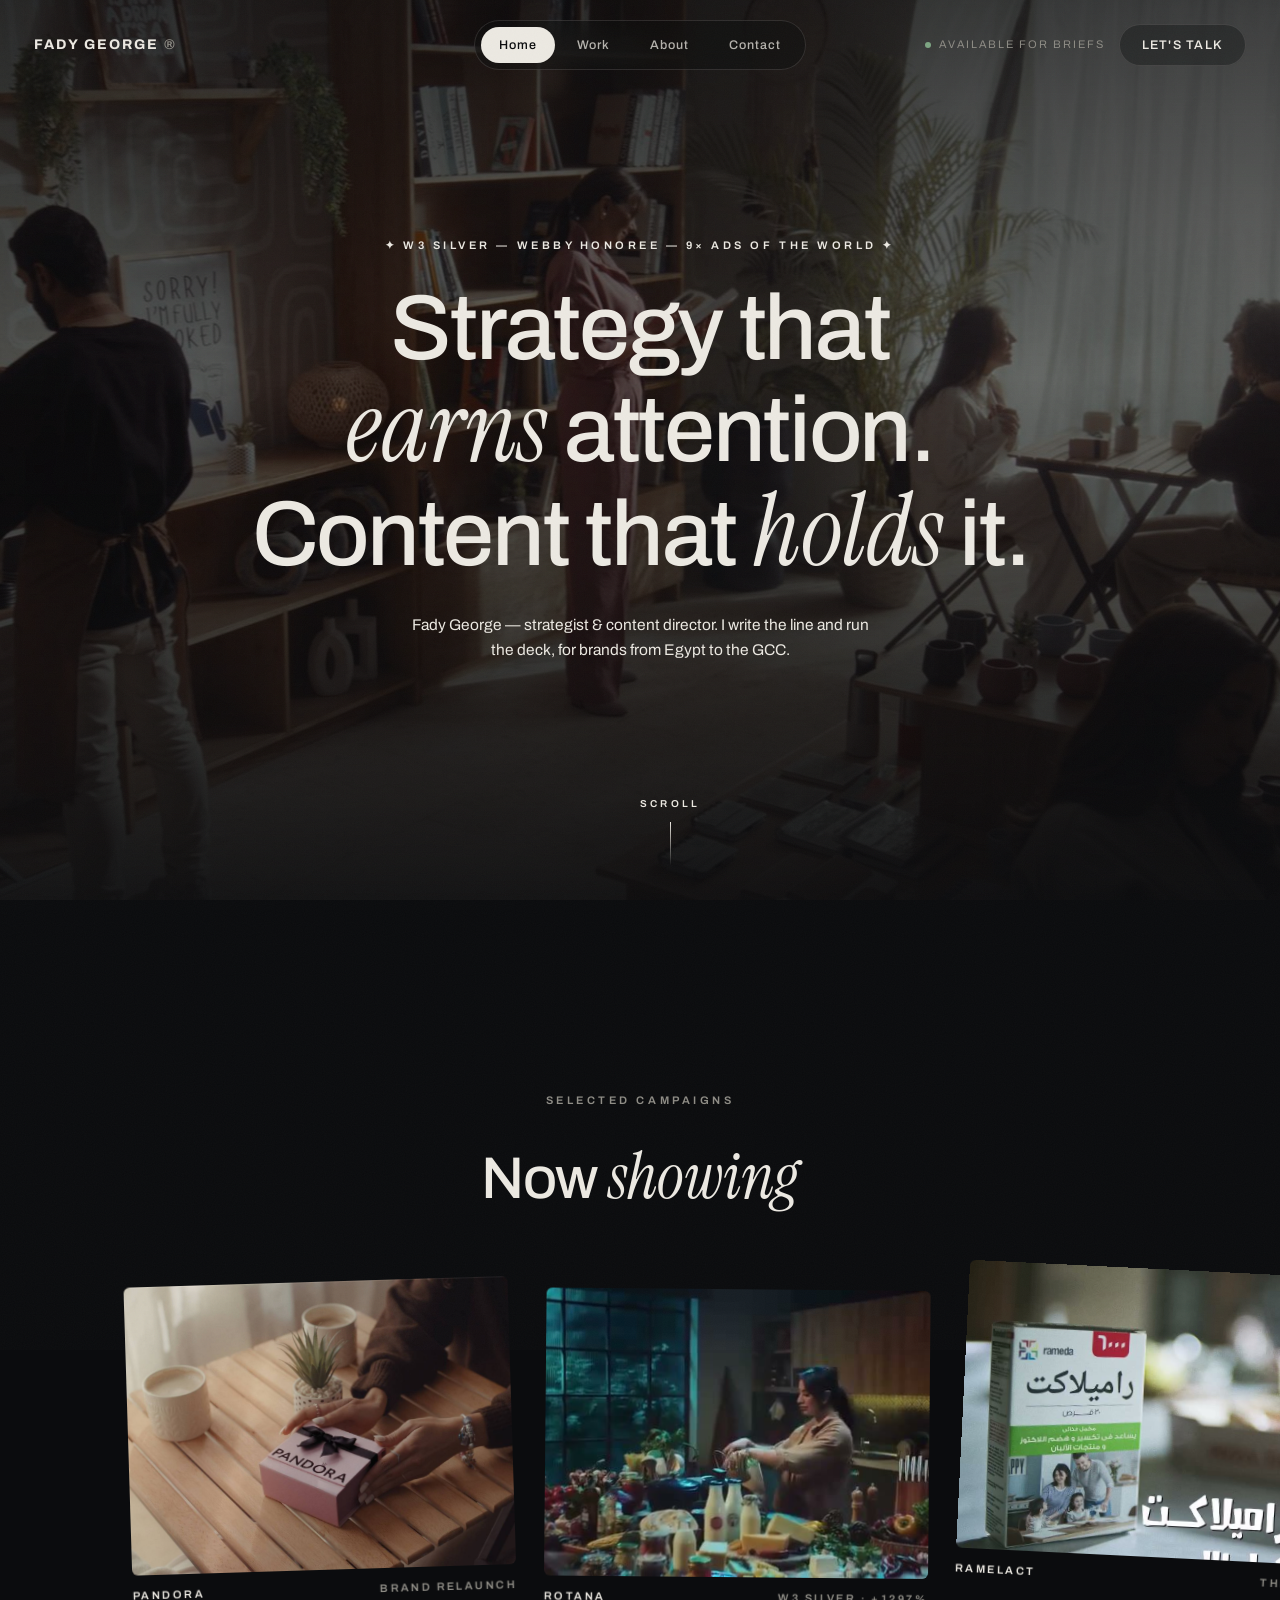
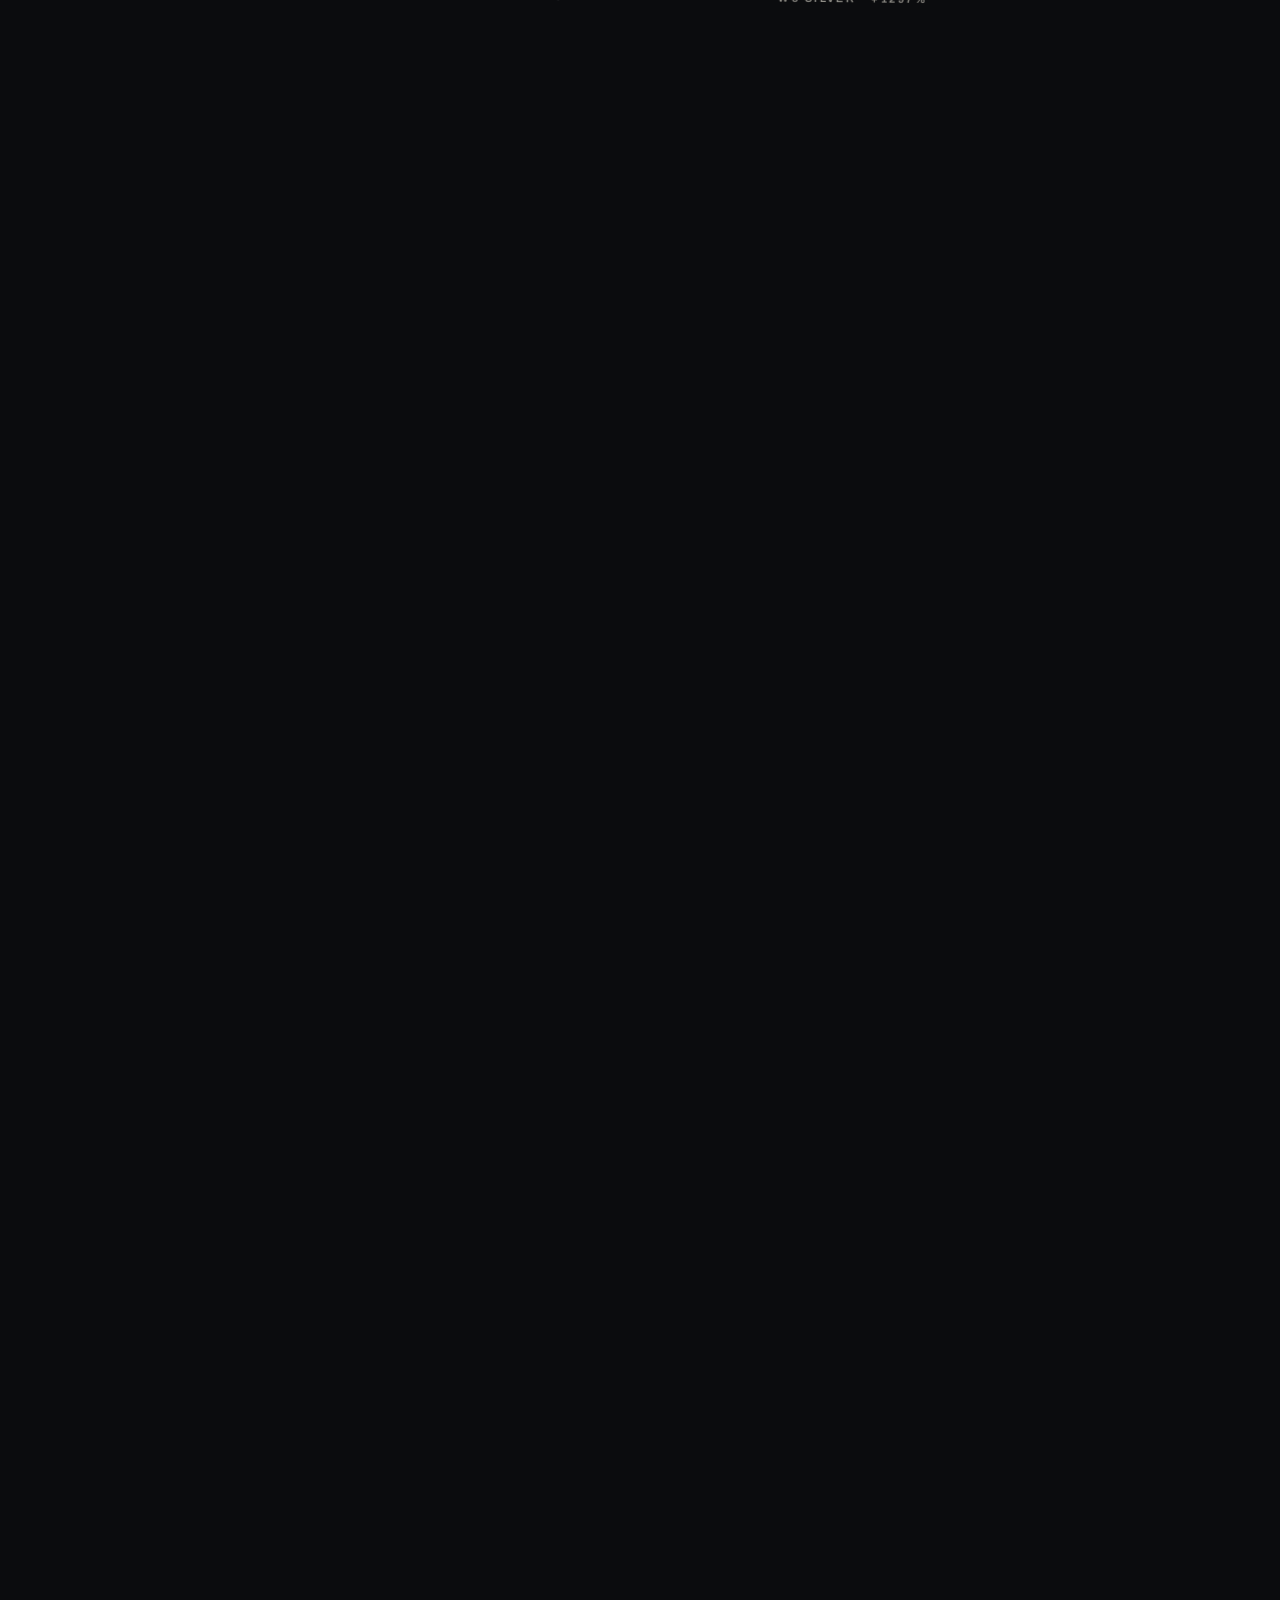
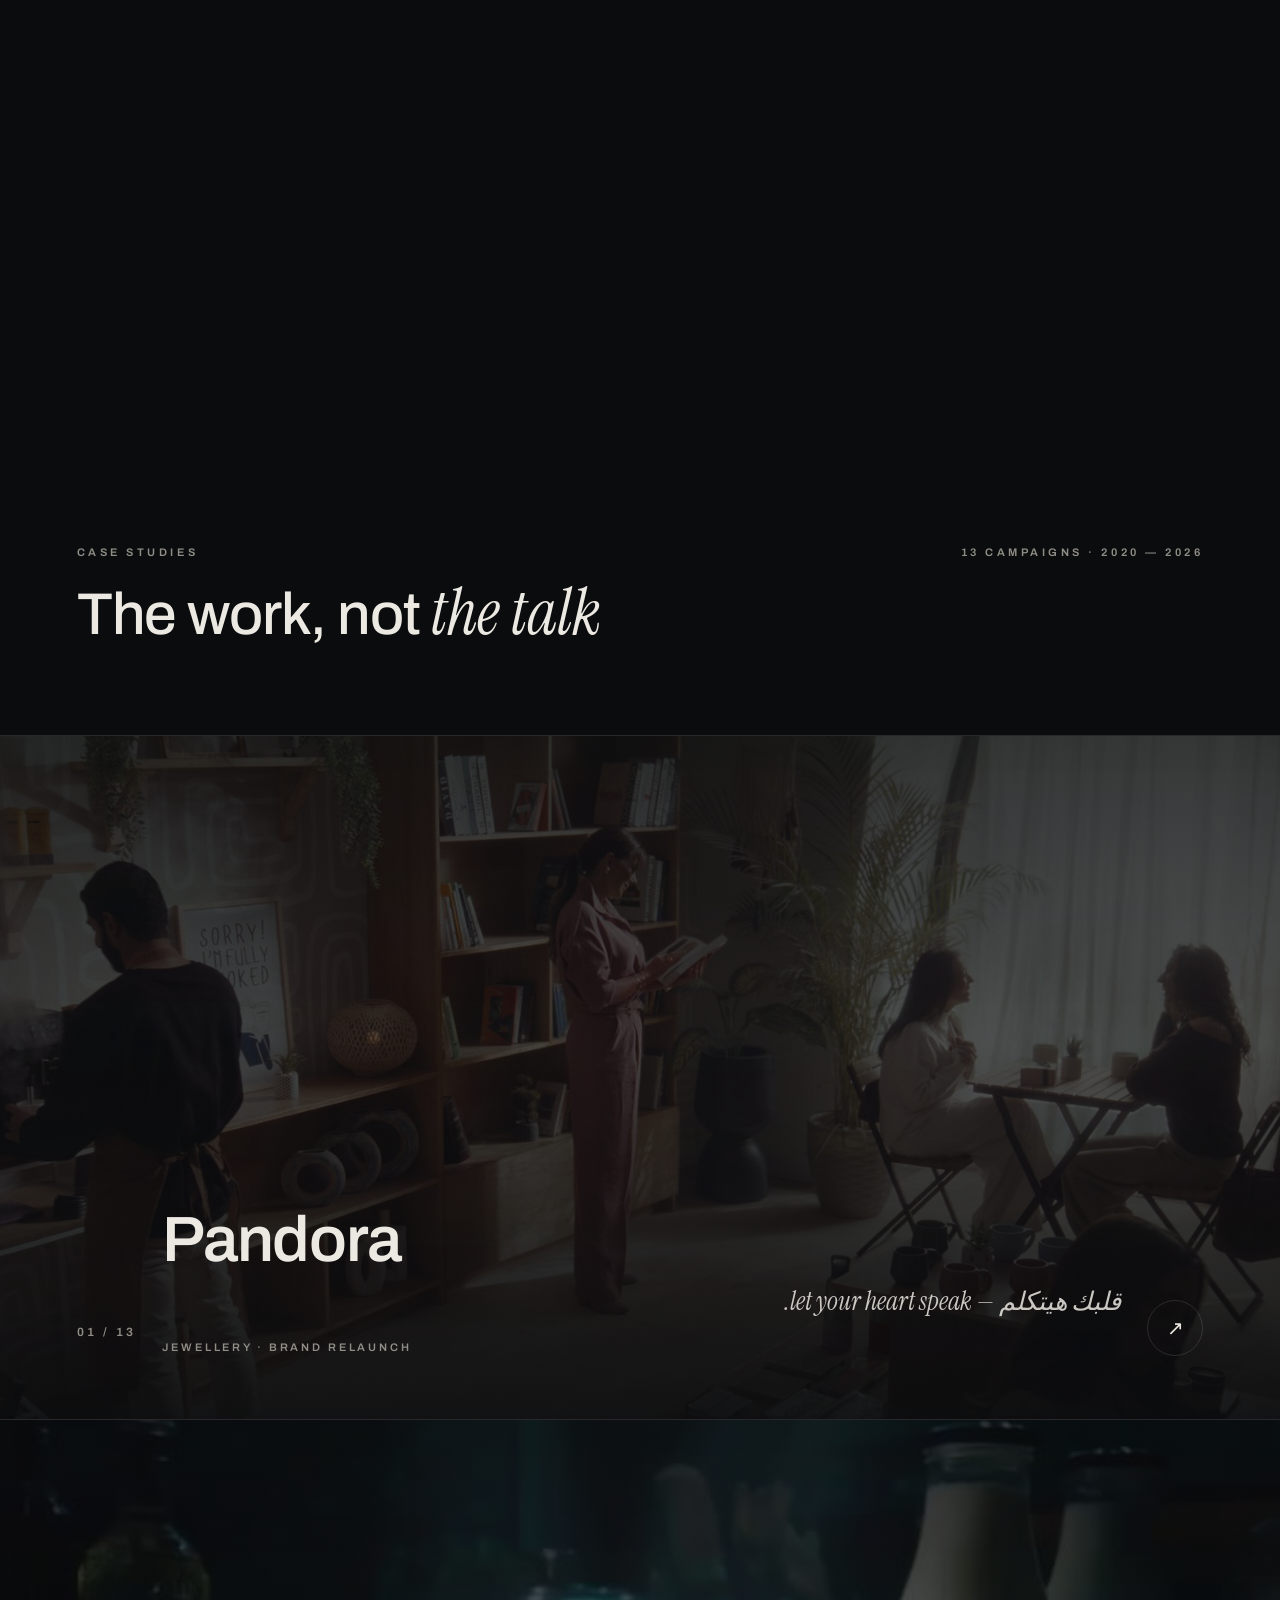
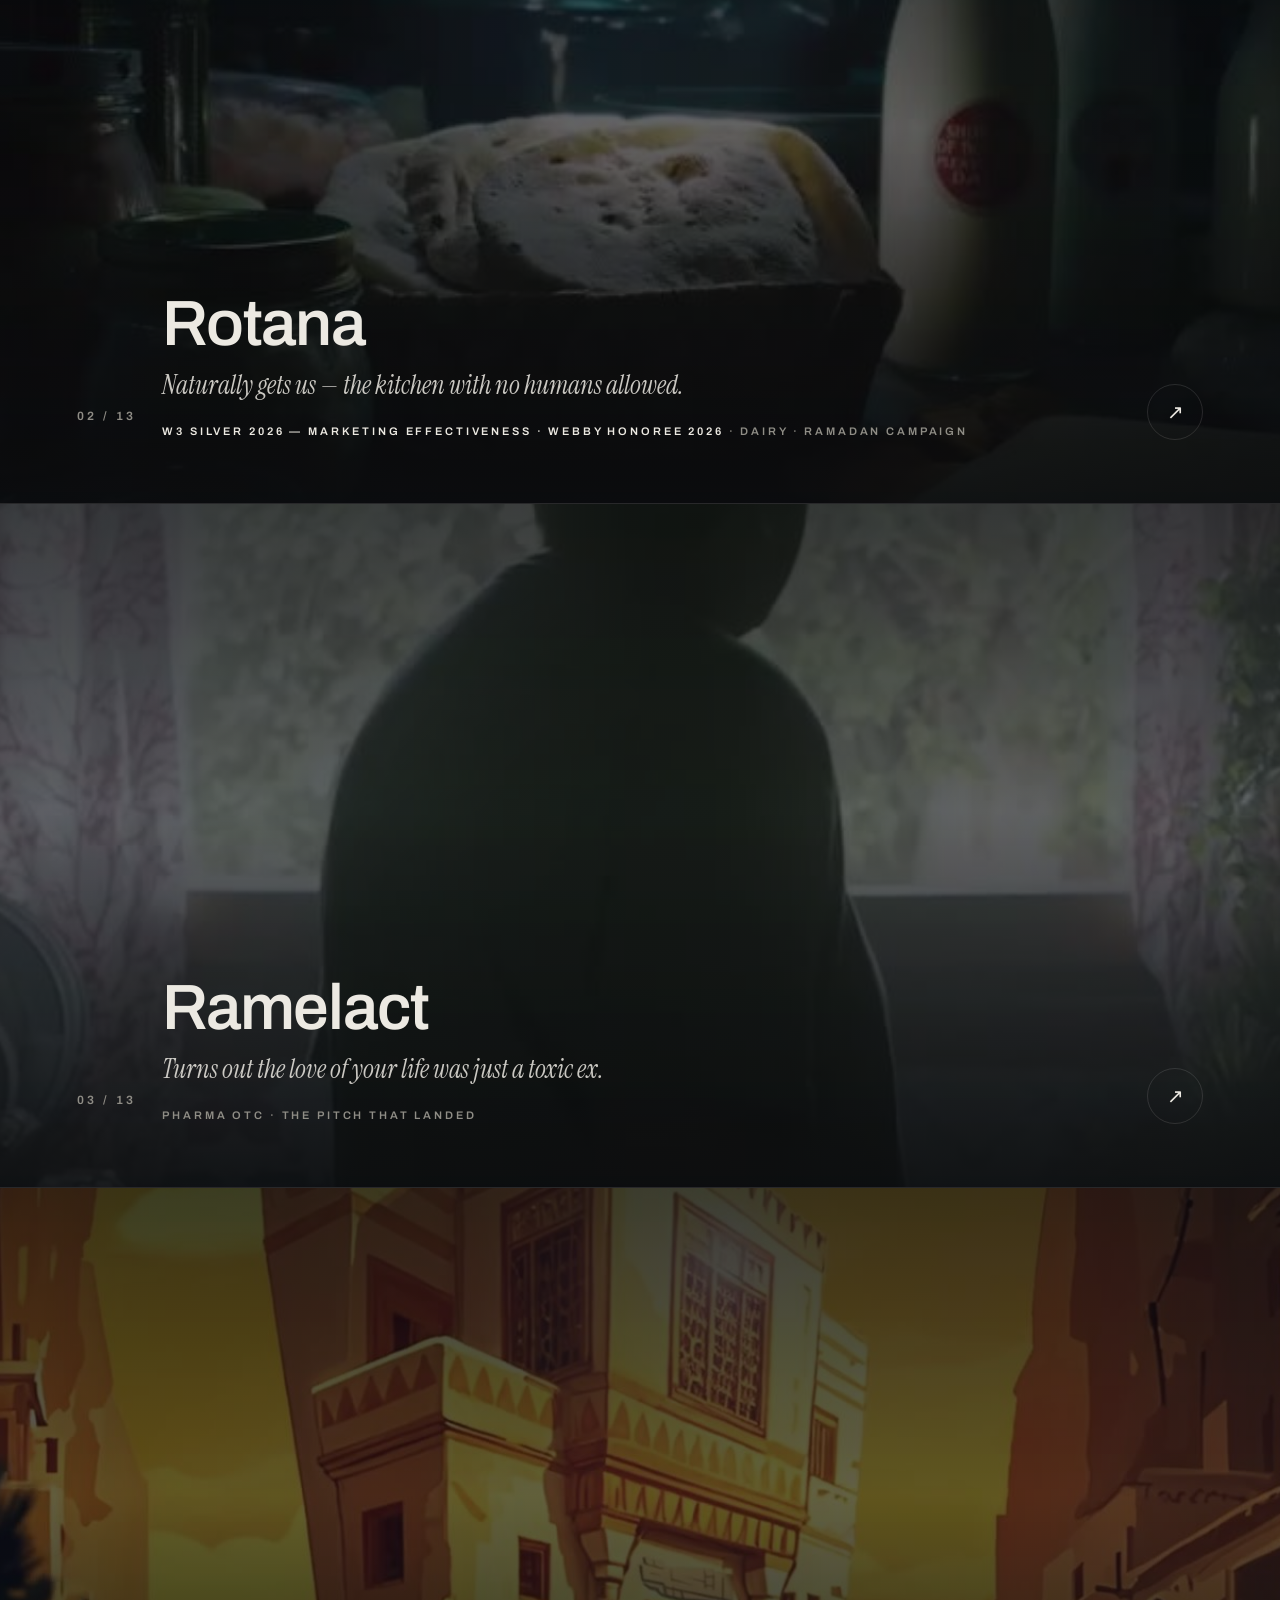
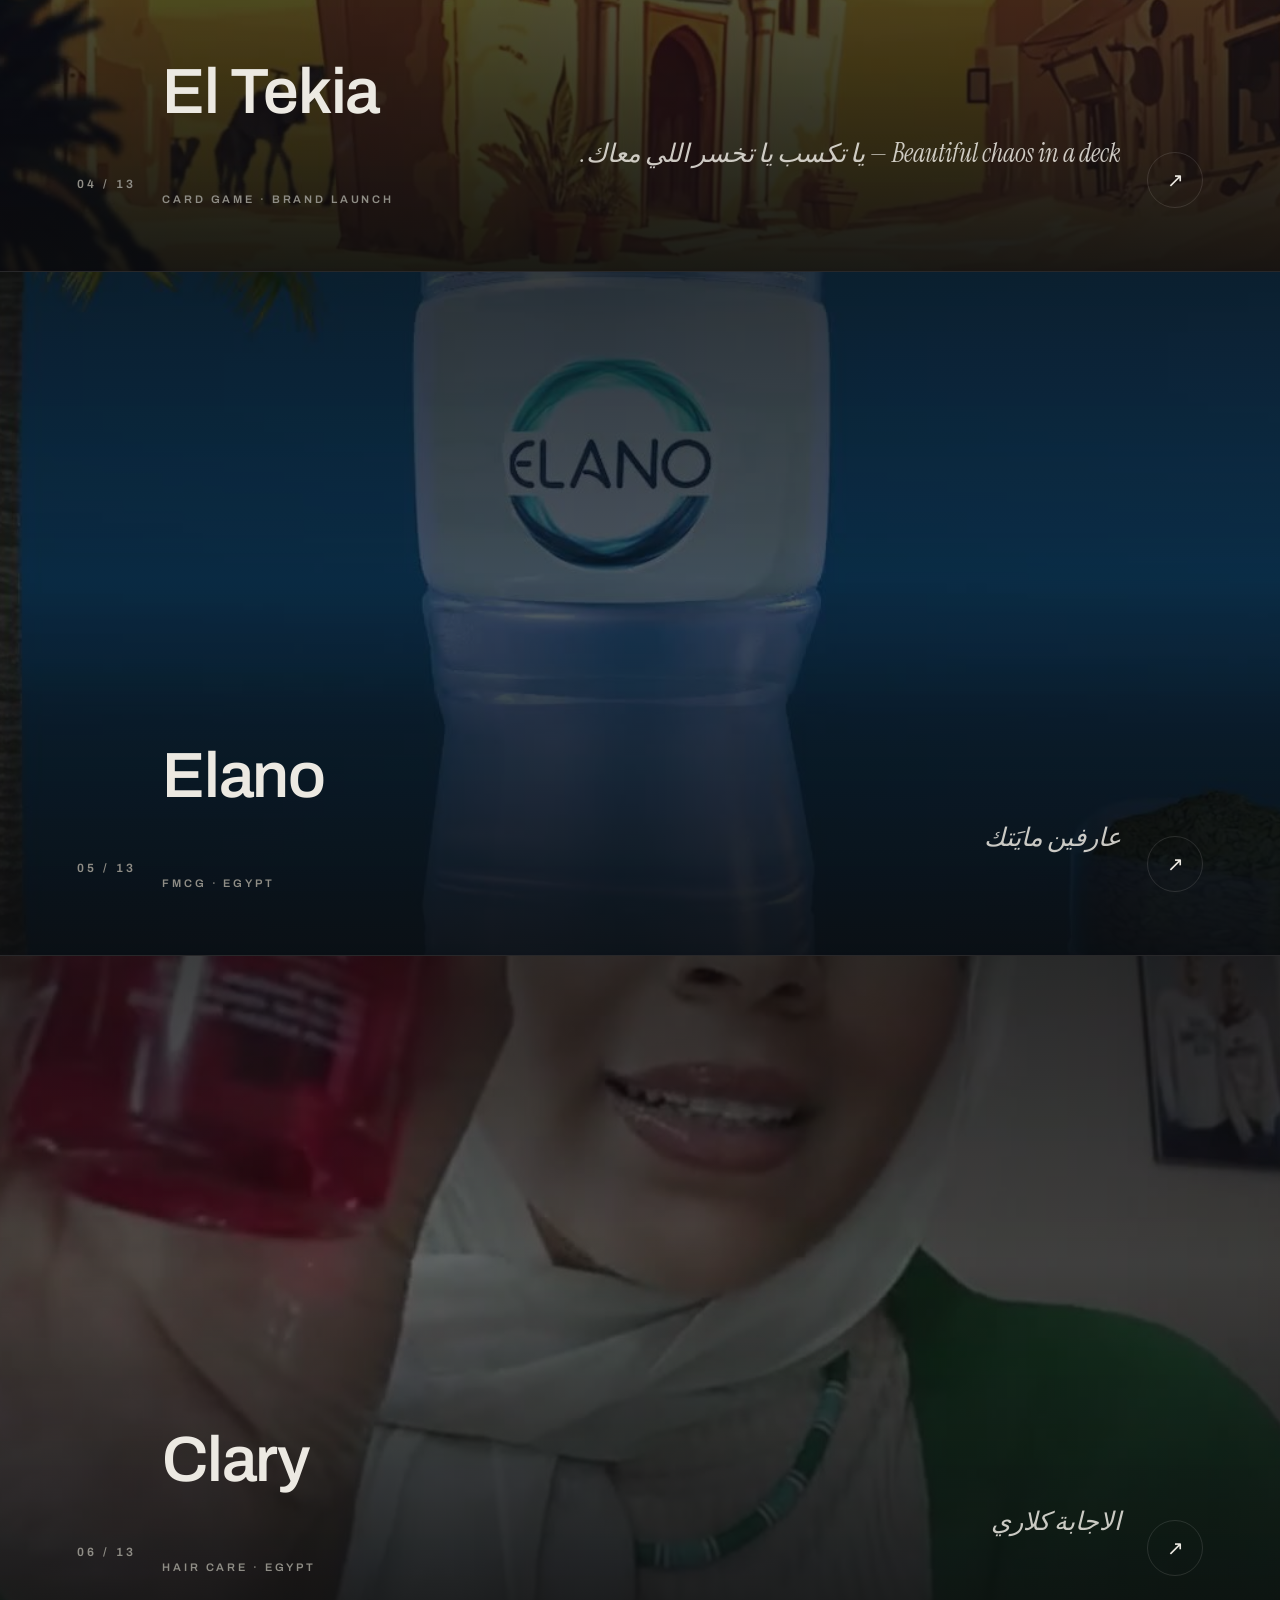
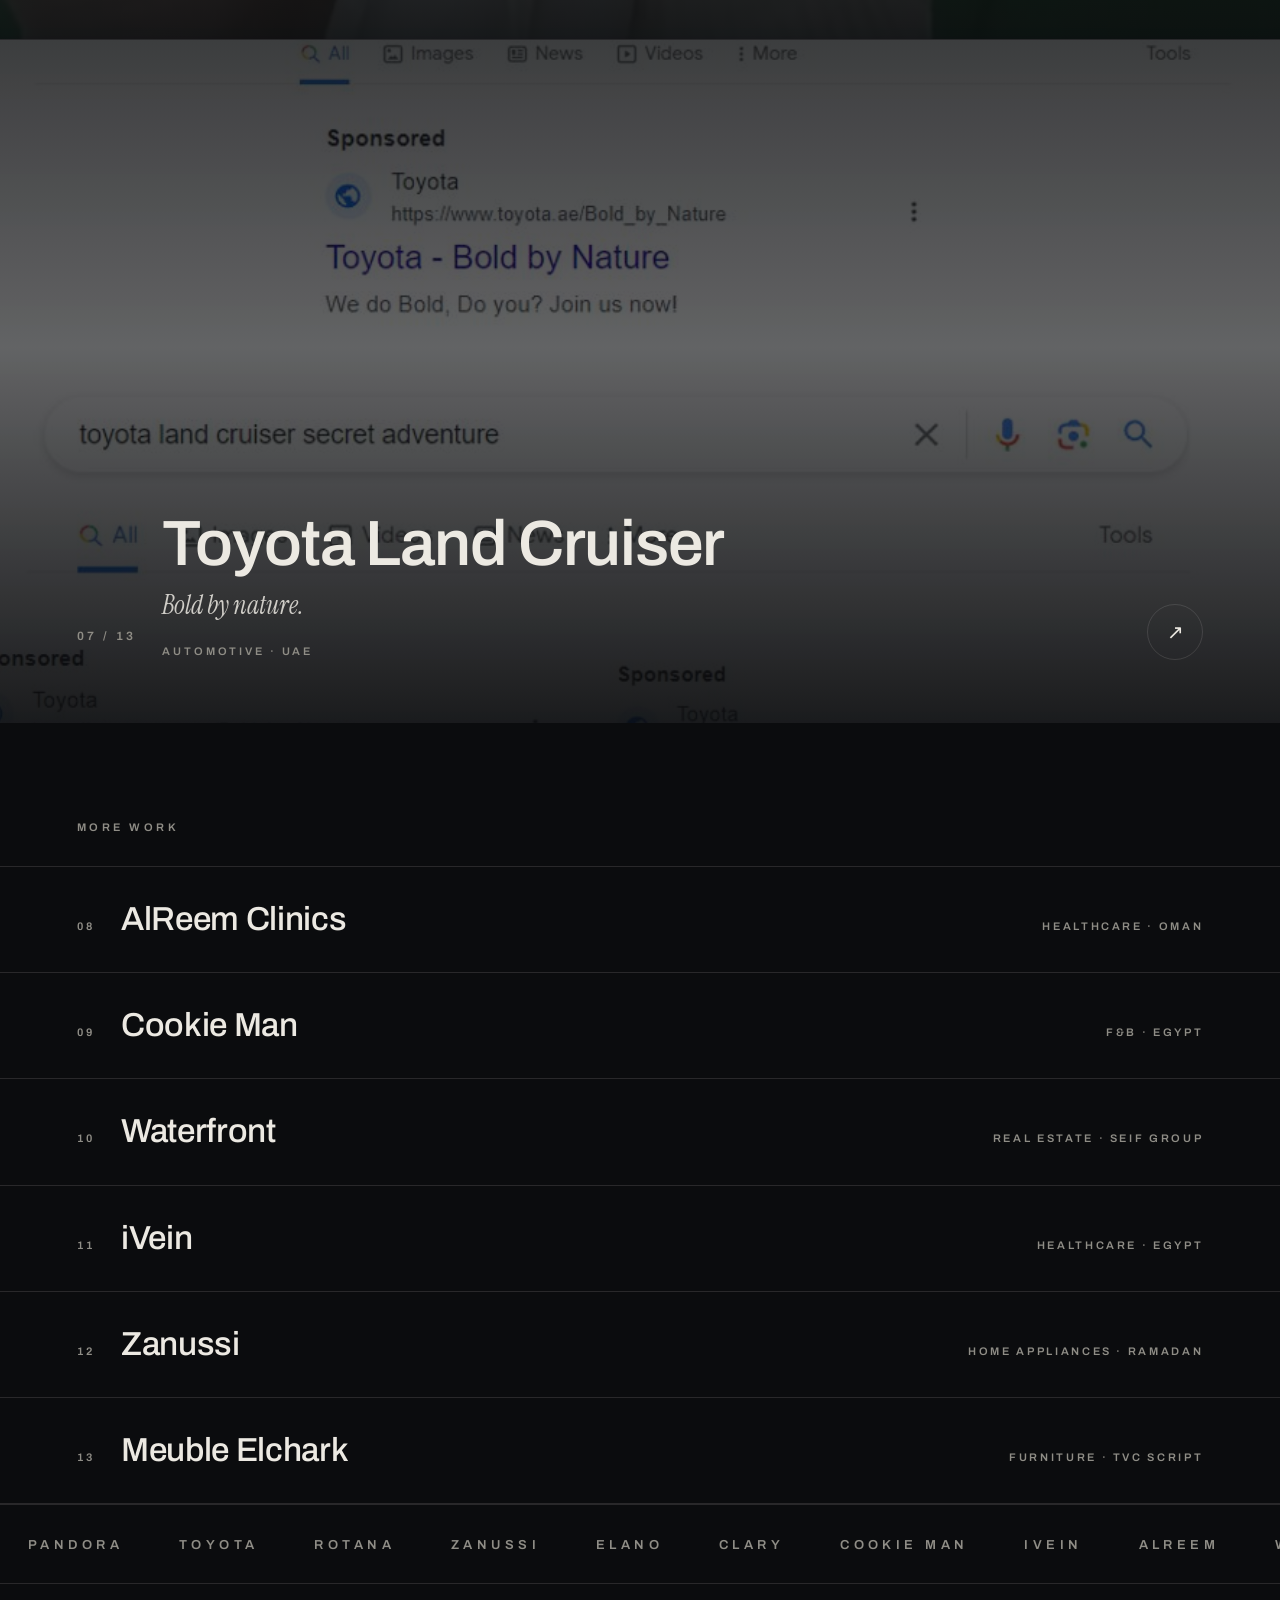
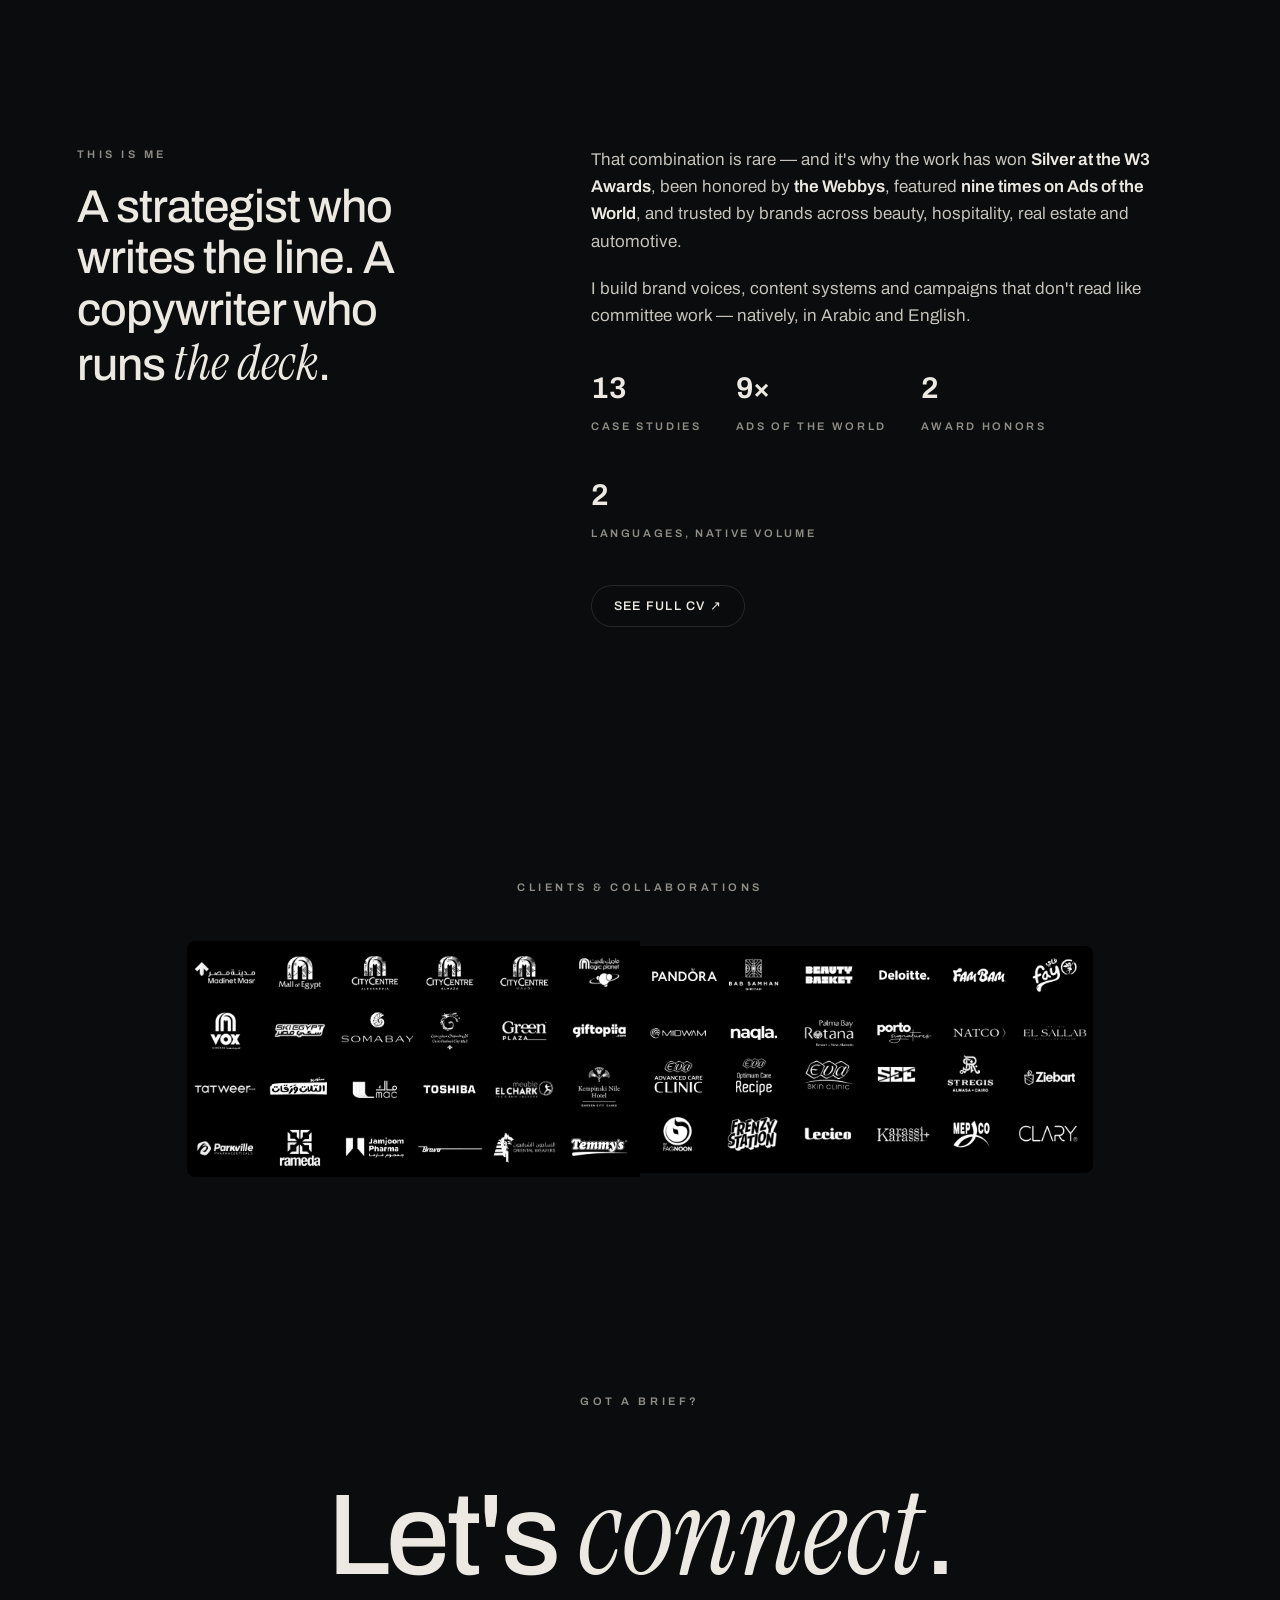
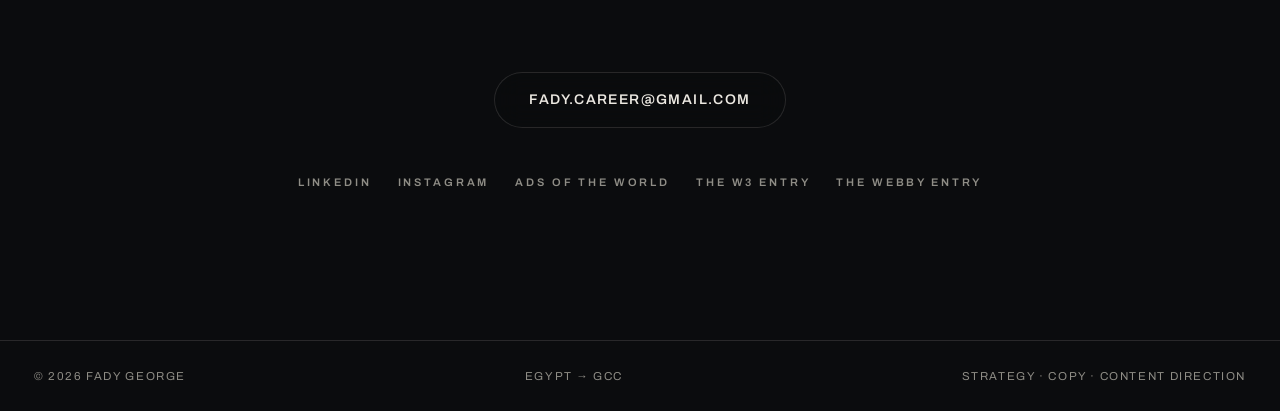
<file: index.html>
<!doctype html>
<html lang="en">
<head>
<meta charset="utf-8">
<meta name="viewport" content="width=device-width, initial-scale=1">
<title>Fady George — Strategist & Content Director</title>
<meta name="description" content="Strategy that earns attention. Content that holds it. W3 Silver-winning, Webby-honored strategist & content director — 9× Ads of the World.">
<meta property="og:title" content="Fady George — Strategist & Content Director">
<meta property="og:description" content="Strategy that earns attention. Content that holds it. W3 Silver-winning, Webby-honored strategist & content director — 9× Ads of the World.">
<link rel="canonical" href="https://fadystudio.github.io/">
<meta name="author" content="Fady George">
<meta name="theme-color" content="#0b0c0e">
<meta property="og:url" content="https://fadystudio.github.io/">
<meta property="og:type" content="website">
<meta property="og:site_name" content="Fady George">
<meta property="og:image" content="https://fadystudio.github.io/assets/pandora-let-your-heart-speak/img-02.jpg">
<meta property="og:image:alt" content="Strategy that earns attention. Content that holds it. W3 Silver-winning, Webby-honored strategist & content director — 9× Ads of the World.">
<meta name="twitter:card" content="summary_large_image">
<meta name="twitter:title" content="Fady George — Strategist & Content Director">
<meta name="twitter:description" content="Strategy that earns attention. Content that holds it. W3 Silver-winning, Webby-honored strategist & content director — 9× Ads of the World.">
<meta name="twitter:image" content="https://fadystudio.github.io/assets/pandora-let-your-heart-speak/img-02.jpg">
<link rel="icon" href="data:image/svg+xml,%3Csvg xmlns='http://www.w3.org/2000/svg' viewBox='0 0 32 32'%3E%3Crect width='32' height='32' rx='7' fill='%230b0c0e'/%3E%3Ctext x='16' y='22' font-family='Arial' font-size='16' font-weight='800' fill='%23ece9e2' text-anchor='middle'%3EFG%3C/text%3E%3C/svg%3E">
<link rel="stylesheet" href="styles.css">
<script type="application/ld+json">
{"@context":"https://schema.org","@type":"Person","name":"Fady George","url":"https://fadystudio.github.io/","jobTitle":"Content Director & Creative Strategist","award":["W3 Awards 2026 — Silver, Campaigns: Marketing Effectiveness (Rotana, Naturally Gets Us)","Webby Awards 2026 — Honoree, Social: Food & Drink (Rotana, Naturally Gets Us)"],"address":{"@type":"PostalAddress","addressCountry":"EG"},"email":"fady.career@gmail.com","sameAs":["https://www.linkedin.com/in/fadygeorge79/","https://www.instagram.com/_fadygeorge/","https://www.adsoftheworld.com/users/fady-george"]}
</script>
</head>
<body>
<header class="site">
  <a class="wordmark" href="index.html">Fady George<span> ®</span></a>
  <nav class="pill" aria-label="Main"><a class="on" href="index.html">Home</a><a href="index.html#work">Work</a><a href="index.html#about">About</a><a href="index.html#contact">Contact</a></nav>
  <div class="head-right">
    <span class="avail">Available for briefs</span>
    <a class="btn" href="mailto:fady.career@gmail.com">Let's talk</a>
  </div>
</header>

<section class="hero" id="top">
  <img class="hero-bg" src="assets/pandora-let-your-heart-speak/img-02.jpg" alt="Pandora campaign film still">
  <div class="hero-in">
    <div class="label">✦ <span>W3 Silver</span> — <span>Webby Honoree</span> — <span>9× Ads of the World ✦</span></div>
    <h1>
      <span class="ln"><span>Strategy that <em class="acc">earns</em> attention.</span></span>
      <span class="ln"><span>Content that <em class="acc">holds</em> it.</span></span>
    </h1>
    <p class="sub">Fady George — strategist &amp; content director. I write the line and run the deck, for brands from Egypt to the GCC.</p>
  </div>
  <div class="scrollcue"><span class="label">Scroll</span><i></i></div>
</section>

<section class="reel" aria-label="Selected campaigns">
  <div class="reel-sticky">
    <div class="reel-head">
      <div class="label">Selected campaigns</div>
      <h2>Now <em class="acc">showing</em></h2>
    </div>
    <div class="reel-strip" id="strip">
      <a class="reel-card" href="work/pandora-let-your-heart-speak/index.html"><figure>
        <div class="ph"><img src="assets/pandora-let-your-heart-speak/img-01.jpg" alt="Pandora campaign" loading="lazy"></div>
        <figcaption><b>Pandora</b><span>Brand Relaunch</span></figcaption>
      </figure></a>
      <a class="reel-card" href="work/rotana-naturally-gets-us/index.html"><figure>
        <div class="ph"><img src="assets/rotana-naturally-gets-us/frame-03.jpg" alt="Rotana campaign" loading="lazy"></div>
        <figcaption><b>Rotana</b><span>W3 Silver · +1297%</span></figcaption>
      </figure></a>
      <a class="reel-card" href="work/ramelact-launching/index.html"><figure>
        <div class="ph"><img src="assets/ramelact-launching/frame-05.jpg" alt="Ramelact campaign" loading="lazy"></div>
        <figcaption><b>Ramelact</b><span>The Pitch</span></figcaption>
      </figure></a>
      <a class="reel-card" href="work/eltekia-launching/index.html"><figure>
        <div class="ph"><img src="assets/eltekia-launching/frame-02.jpg" alt="El Tekia campaign" loading="lazy"></div>
        <figcaption><b>El Tekia</b><span>Card Game</span></figcaption>
      </figure></a>
      <a class="reel-card" href="work/elano-3arfin-mayetak/index.html"><figure>
        <div class="ph"><img src="assets/elano-3arfin-mayetak/frame-03.jpg" alt="Elano campaign" loading="lazy"></div>
        <figcaption><b>Elano</b><span>عارفين مايَتك</span></figcaption>
      </figure></a>
      <a class="reel-card" href="work/clary-el-egaba-clary/index.html"><figure>
        <div class="ph"><img src="assets/clary-el-egaba-clary/frame-01.jpg" alt="Clary campaign" loading="lazy"></div>
        <figcaption><b>Clary</b><span>الاجابة كلاري</span></figcaption>
      </figure></a>
    </div>
  </div>
</section>

<section class="works" id="work">
  <div class="works-head">
    <div>
      <div class="label">Case studies</div>
      <h2>The work, not <em class="acc">the talk</em></h2>
    </div>
    <span class="label">13 campaigns · 2020 — 2026</span>
  </div>
  <a href="work/pandora-let-your-heart-speak/index.html"><article class="row">
    <img class="row-bg" src="assets/pandora-let-your-heart-speak/img-02.jpg" alt="" loading="lazy">
    <div class="row-in">
      <div class="num">01 / 13</div>
      <div>
        <h3>Pandora</h3>
        <div class="idea ar">قلبك هيتكلم — let your heart speak.</div>
        <div class="meta">Jewellery · Brand Relaunch</div>
      </div>
      <div class="go">↗</div>
    </div>
  </article></a>
  <a href="work/rotana-naturally-gets-us/index.html"><article class="row">
    <img class="row-bg" src="assets/rotana-naturally-gets-us/frame-02.jpg" alt="" loading="lazy">
    <div class="row-in">
      <div class="num">02 / 13</div>
      <div>
        <h3>Rotana</h3>
        <div class="idea">Naturally gets us — the kitchen with no humans allowed.</div>
        <div class="meta"><b>W3 Silver 2026 — Marketing Effectiveness · Webby Honoree 2026</b> · Dairy · Ramadan Campaign</div>
      </div>
      <div class="go">↗</div>
    </div>
  </article></a>
  <a href="work/ramelact-launching/index.html"><article class="row">
    <img class="row-bg" src="assets/ramelact-launching/frame-01.jpg" alt="" loading="lazy">
    <div class="row-in">
      <div class="num">03 / 13</div>
      <div>
        <h3>Ramelact</h3>
        <div class="idea">Turns out the love of your life was just a toxic ex.</div>
        <div class="meta">Pharma OTC · The Pitch That Landed</div>
      </div>
      <div class="go">↗</div>
    </div>
  </article></a>
  <a href="work/eltekia-launching/index.html"><article class="row">
    <img class="row-bg" src="assets/eltekia-launching/frame-01.jpg" alt="" loading="lazy">
    <div class="row-in">
      <div class="num">04 / 13</div>
      <div>
        <h3>El Tekia</h3>
        <div class="idea ar">Beautiful chaos in a deck — يا تكسب يا تخسر اللي معاك.</div>
        <div class="meta">Card Game · Brand Launch</div>
      </div>
      <div class="go">↗</div>
    </div>
  </article></a>
  <a href="work/elano-3arfin-mayetak/index.html"><article class="row">
    <img class="row-bg" src="assets/elano-3arfin-mayetak/frame-01.jpg" alt="" loading="lazy">
    <div class="row-in">
      <div class="num">05 / 13</div>
      <div>
        <h3>Elano</h3>
        <div class="idea ar">عارفين مايَتك</div>
        <div class="meta">FMCG · Egypt</div>
      </div>
      <div class="go">↗</div>
    </div>
  </article></a>
  <a href="work/clary-el-egaba-clary/index.html"><article class="row">
    <img class="row-bg" src="assets/clary-el-egaba-clary/frame-01.jpg" alt="" loading="lazy">
    <div class="row-in">
      <div class="num">06 / 13</div>
      <div>
        <h3>Clary</h3>
        <div class="idea ar">الاجابة كلاري</div>
        <div class="meta">Hair Care · Egypt</div>
      </div>
      <div class="go">↗</div>
    </div>
  </article></a>
  <a href="work/toyota-bold-by-nature/index.html"><article class="row">
    <img class="row-bg" src="assets/toyota-bold-by-nature/img-05.jpg" alt="" loading="lazy">
    <div class="row-in">
      <div class="num">07 / 13</div>
      <div>
        <h3>Toyota Land Cruiser</h3>
        <div class="idea">Bold by nature.</div>
        <div class="meta">Automotive · UAE</div>
      </div>
      <div class="go">↗</div>
    </div>
  </article></a>
  <div class="mini-head"><span class="label">More work</span></div>
  <a class="mini" href="work/alreem-clinics/index.html"><span class="num">08</span><h3>AlReem Clinics</h3><span class="tag">Healthcare · Oman</span></a>
  <a class="mini" href="work/cookie-man-frafeet/index.html"><span class="num">09</span><h3>Cookie Man</h3><span class="tag">F&B · Egypt</span></a>
  <a class="mini" href="work/waterfront-launching/index.html"><span class="num">10</span><h3>Waterfront</h3><span class="tag">Real Estate · Seif Group</span></a>
  <a class="mini" href="work/ivein-10-years/index.html"><span class="num">11</span><h3>iVein</h3><span class="tag">Healthcare · Egypt</span></a>
  <a class="mini" href="work/zanussi-mothers-day-ramadan/index.html"><span class="num">12</span><h3>Zanussi</h3><span class="tag">Home Appliances · Ramadan</span></a>
  <a class="mini" href="work/meuble-elchark-tvc/index.html"><span class="num">13</span><h3>Meuble Elchark</h3><span class="tag">Furniture · TVC Script</span></a>
</section>

<div class="clients" aria-hidden="true"><div><span>Pandora</span><span>Toyota</span><span>Rotana</span><span>Zanussi</span><span>Elano</span><span>Clary</span><span>Cookie Man</span><span>iVein</span><span>AlReem</span><span>Waterfront</span><span>Meuble Elchark</span><span>Pandora</span><span>Toyota</span><span>Rotana</span><span>Zanussi</span><span>Elano</span><span>Clary</span><span>Cookie Man</span><span>iVein</span><span>AlReem</span><span>Waterfront</span><span>Meuble Elchark</span></div></div>

<section class="about" id="about">
  <div>
    <div class="label">This is me</div>
    <h2>A strategist who writes the line. A copywriter who runs <em class="acc">the deck</em>.</h2>
  </div>
  <div class="bio">
    <p>That combination is rare — and it's why the work has won <strong>Silver at the W3 Awards</strong>, been honored by <strong>the Webbys</strong>, featured <strong>nine times on Ads of the World</strong>, and trusted by brands across beauty, hospitality, real estate and automotive.</p>
    <p>I build brand voices, content systems and campaigns that don't read like committee work — natively, in Arabic and English.</p>
    <div class="facts">
      <div class="fact"><b>13</b><span>Case studies</span></div>
      <div class="fact"><b>9×</b><span>Ads of the World</span></div>
      <div class="fact"><b>2</b><span>Award honors</span></div>
      <div class="fact"><b>2</b><span>Languages, native volume</span></div>
    </div>
    <a class="btn" href="assets/site/fady-george-cv.pdf" target="_blank" rel="noreferrer">See full CV ↗</a>
  </div>
</section>

<section class="logo-wall">
  <div class="label" style="text-align:center; display:block">Clients &amp; Collaborations</div>
  <div class="logo-wall-in">
    <img src="assets/site/clients-1.png" alt="Client logos — Madinet Masr, Mall of Egypt, City Centre, VOX Cinemas, Somabay, Toshiba, Kempinski, Rameda and more">
    <img src="assets/site/clients-2.png" alt="More client and collaboration logos">
  </div>
</section>

<section class="contact" id="contact">
  <div class="label">Got a brief?</div>
  <h2>Let's <em class="acc">connect</em>.</h2>
  <a class="btn big" href="mailto:fady.career@gmail.com">fady.career@gmail.com</a>
  <div class="socials">
    <a href="https://www.linkedin.com/in/fadygeorge79/" target="_blank" rel="noreferrer">LinkedIn</a>
    <a href="https://www.instagram.com/_fadygeorge/" target="_blank" rel="noreferrer">Instagram</a>
    <a href="https://www.adsoftheworld.com/users/fady-george" target="_blank" rel="noreferrer">Ads of the World</a>
    <a href="https://www.w3award.com/winners/gallery/?event=1101&amp;award=2&amp;type=21&amp;pg=2&amp;id=398552" target="_blank" rel="noreferrer">The W3 Entry</a>
    <a href="https://winners.webbyawards.com/2026/social/social-campaigns/food-drink/380576/rotana--naturally-gets-us" target="_blank" rel="noreferrer">The Webby Entry</a>
  </div>
</section>
<footer class="site">
  <span>© 2026 Fady George</span>
  <span>Egypt → GCC</span>
  <span>Strategy · Copy · Content Direction</span>
</footer>
<script src="main.js"></script>
</body>
</html>
</file>
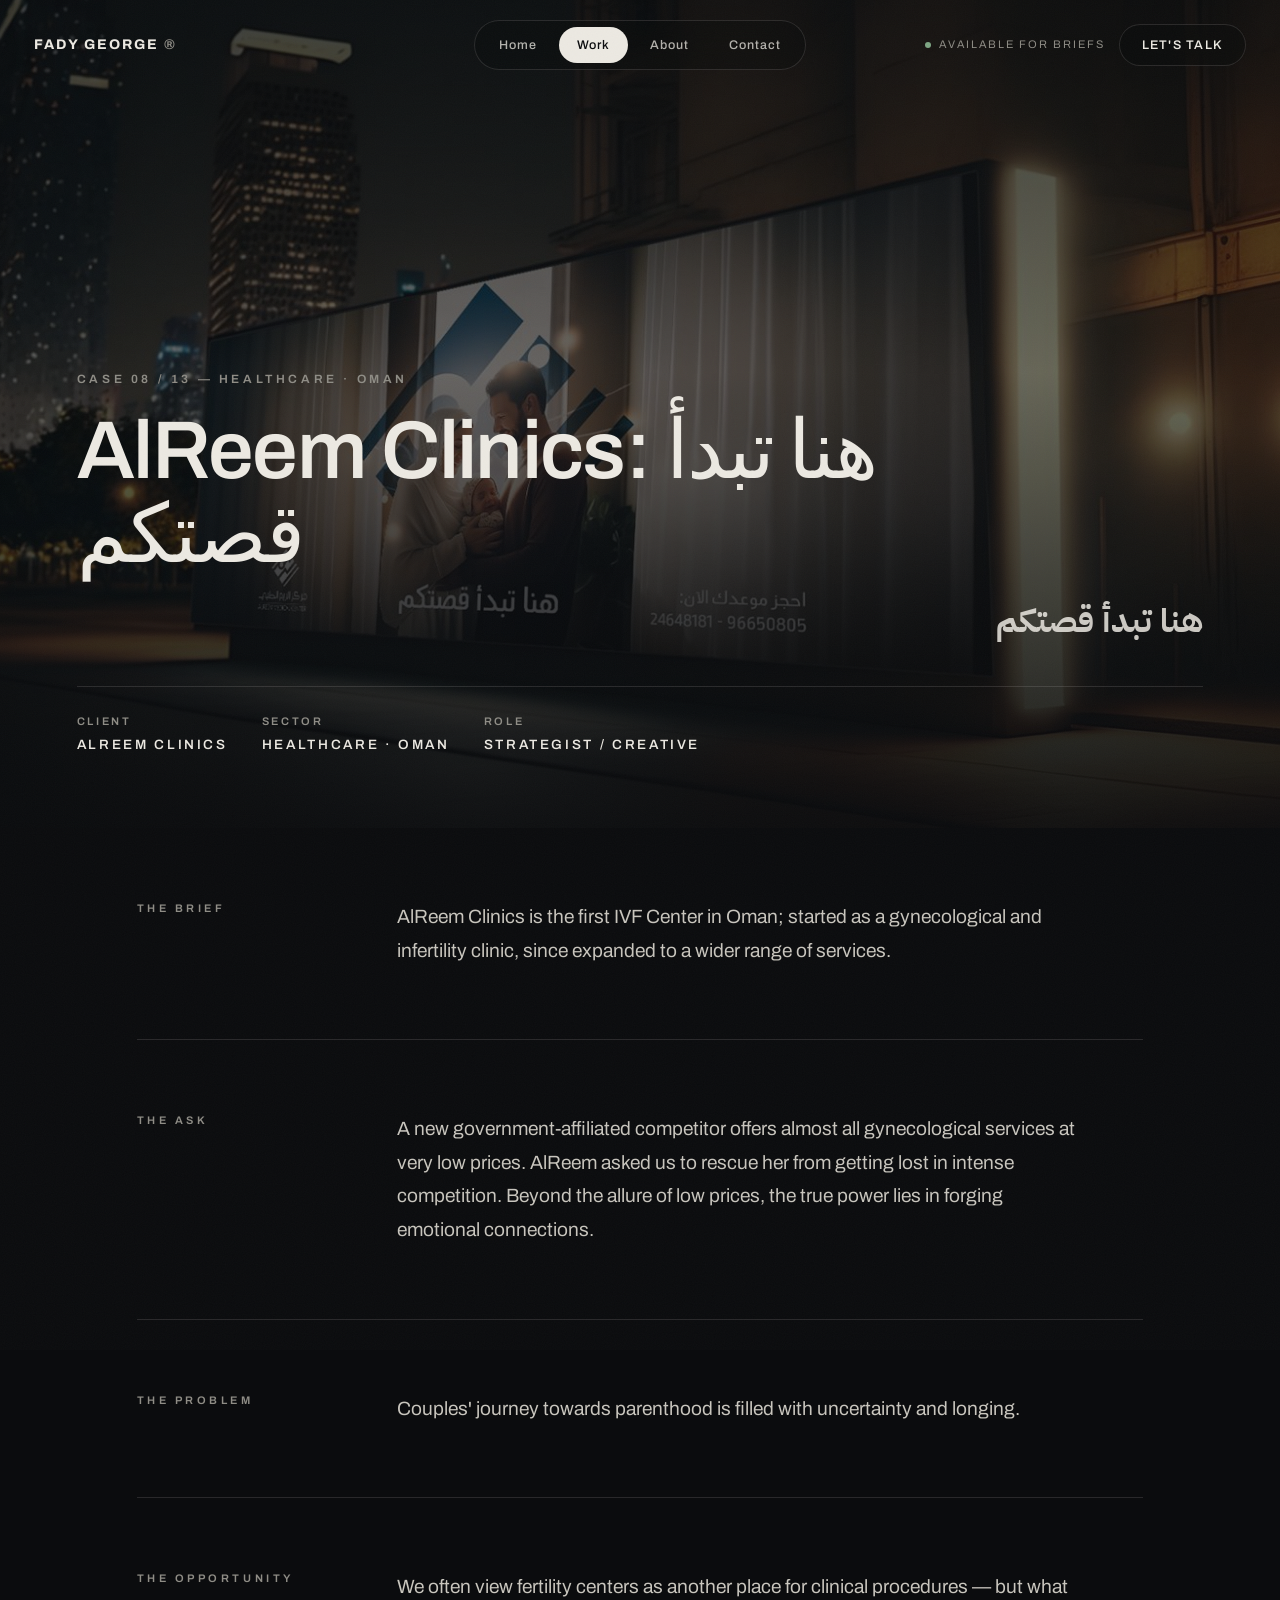
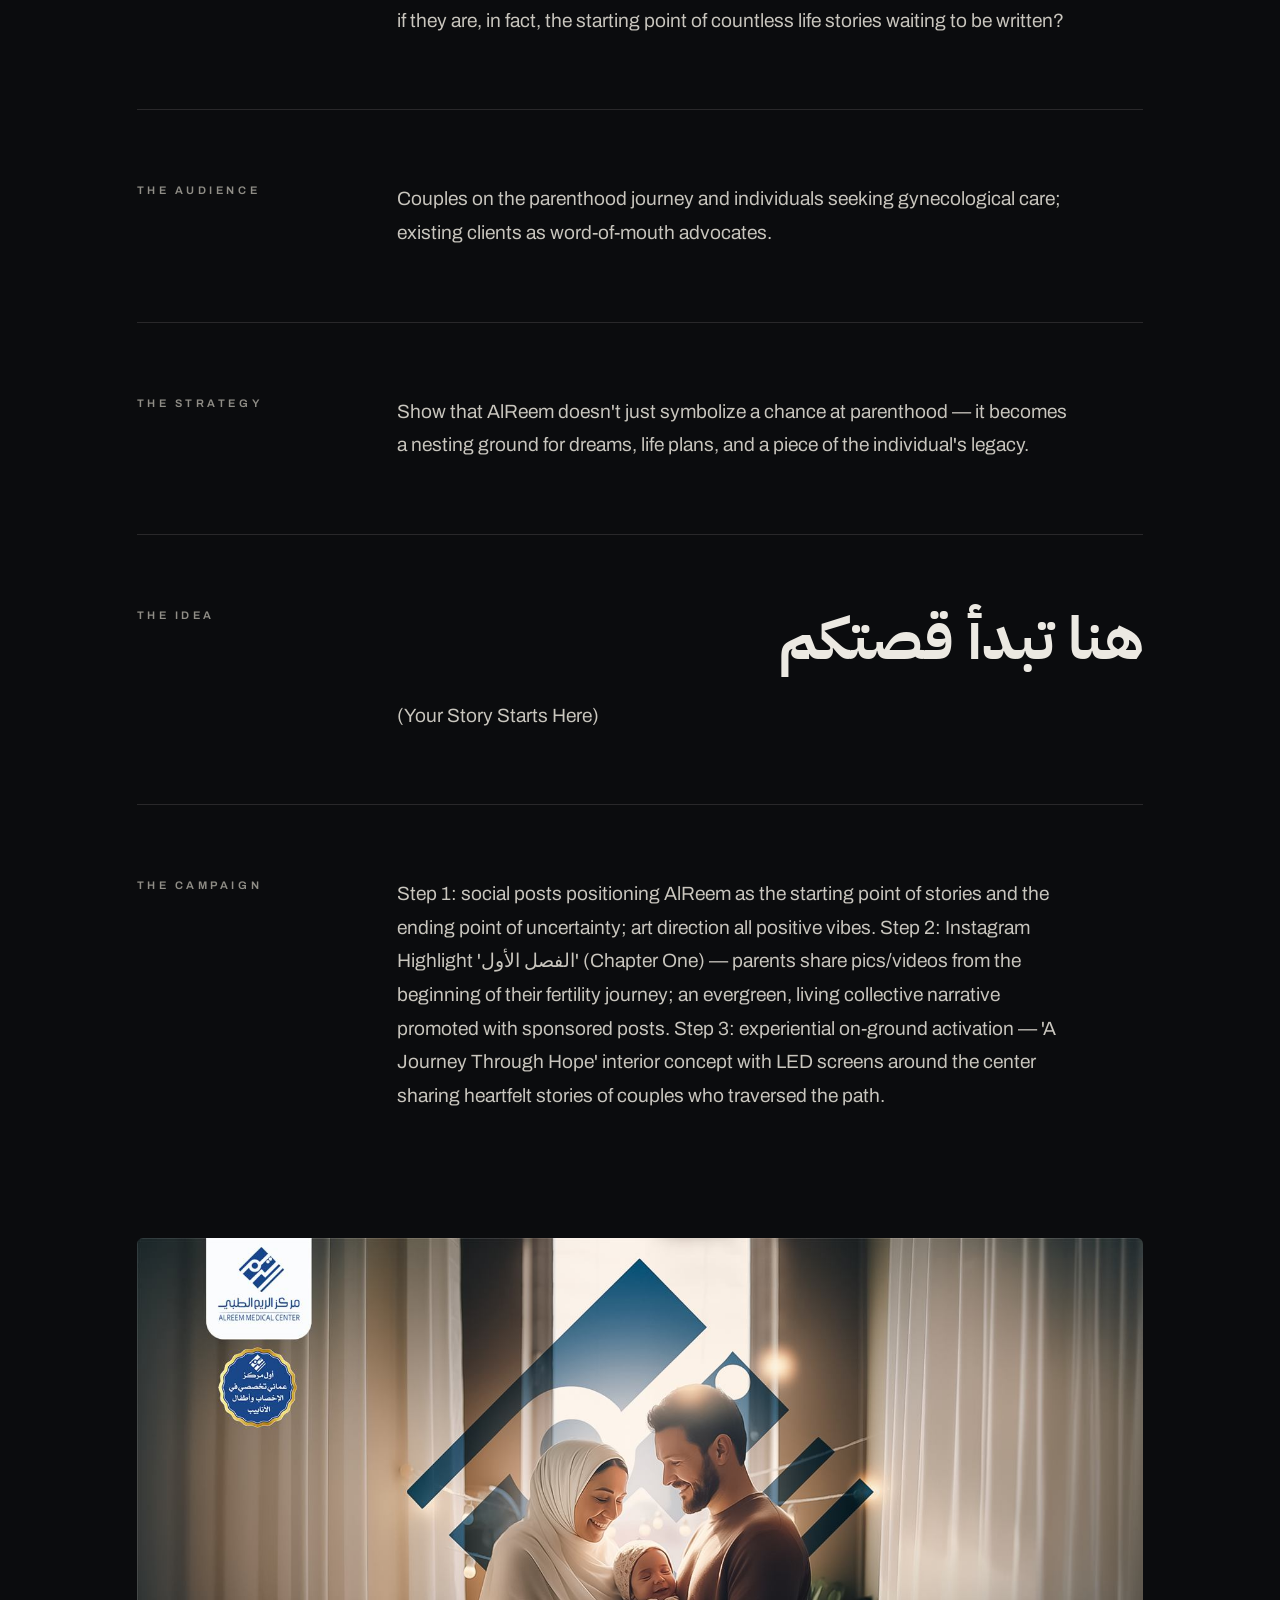
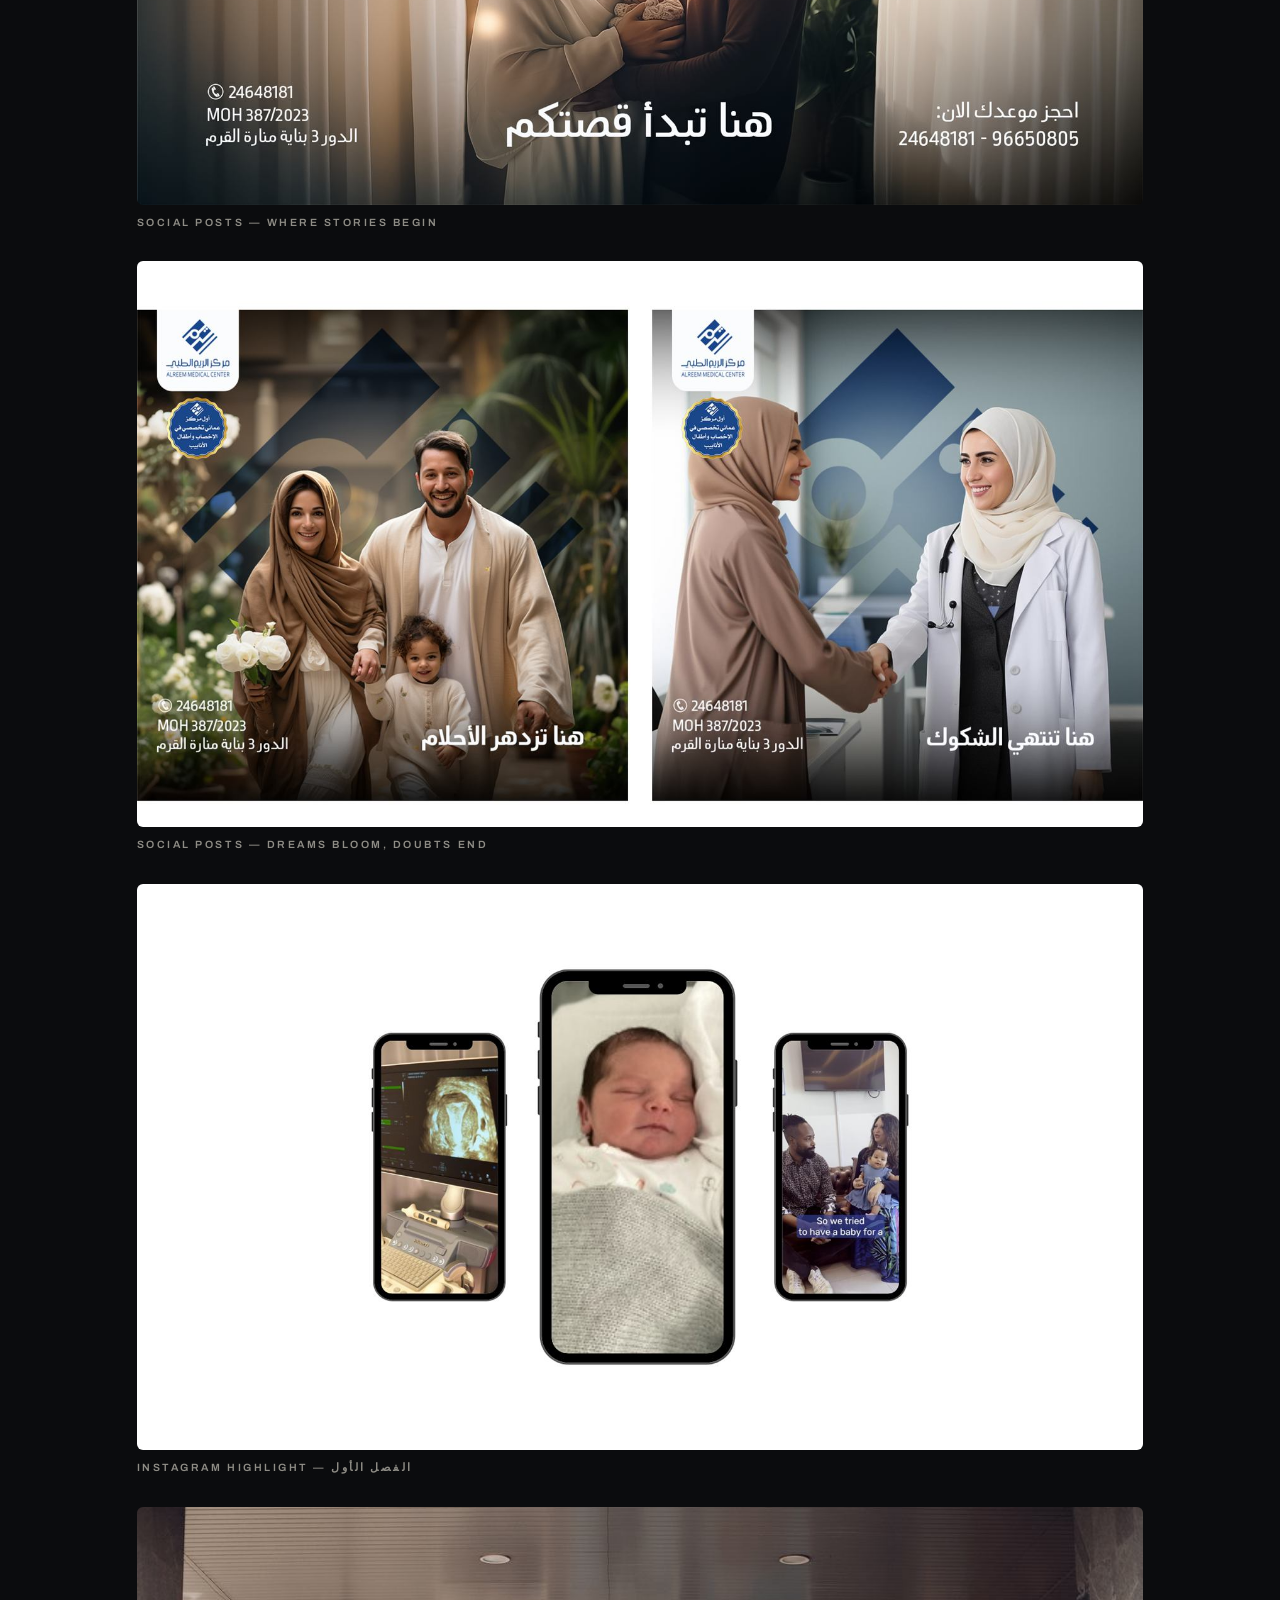
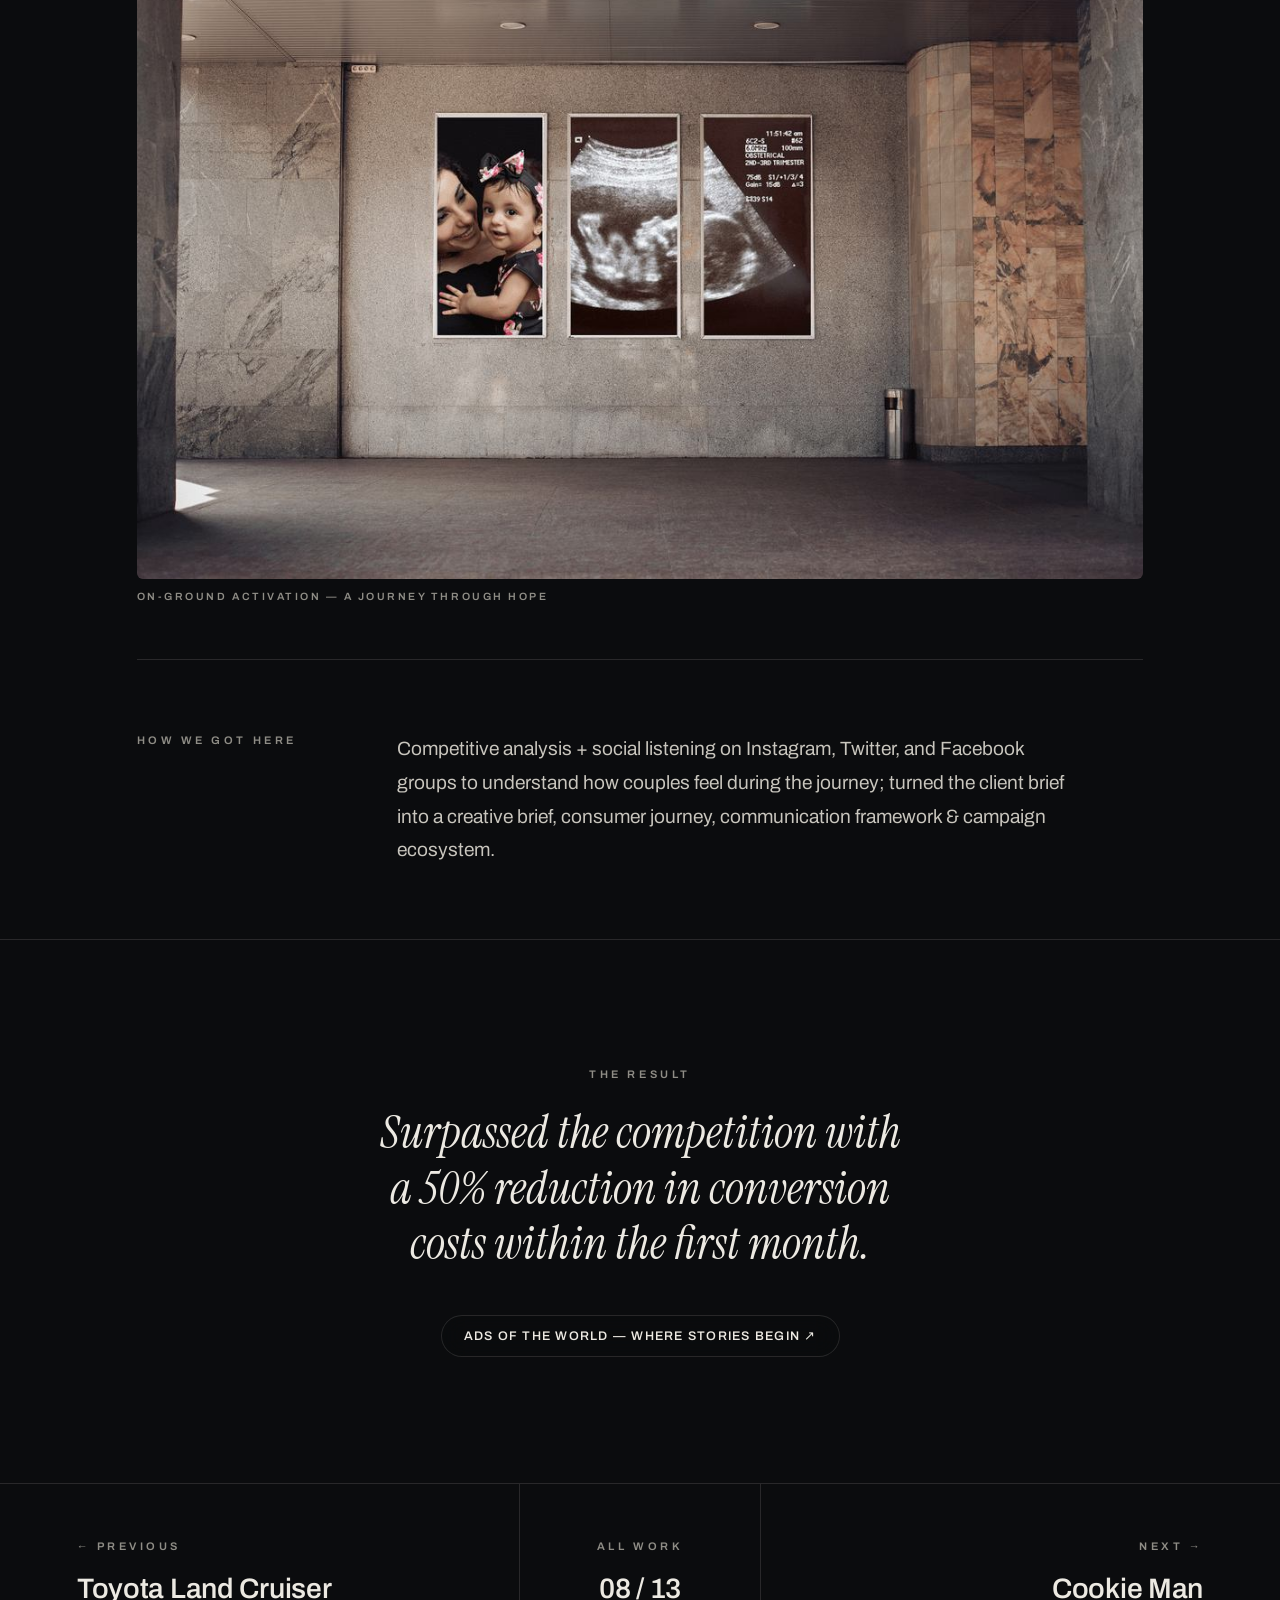
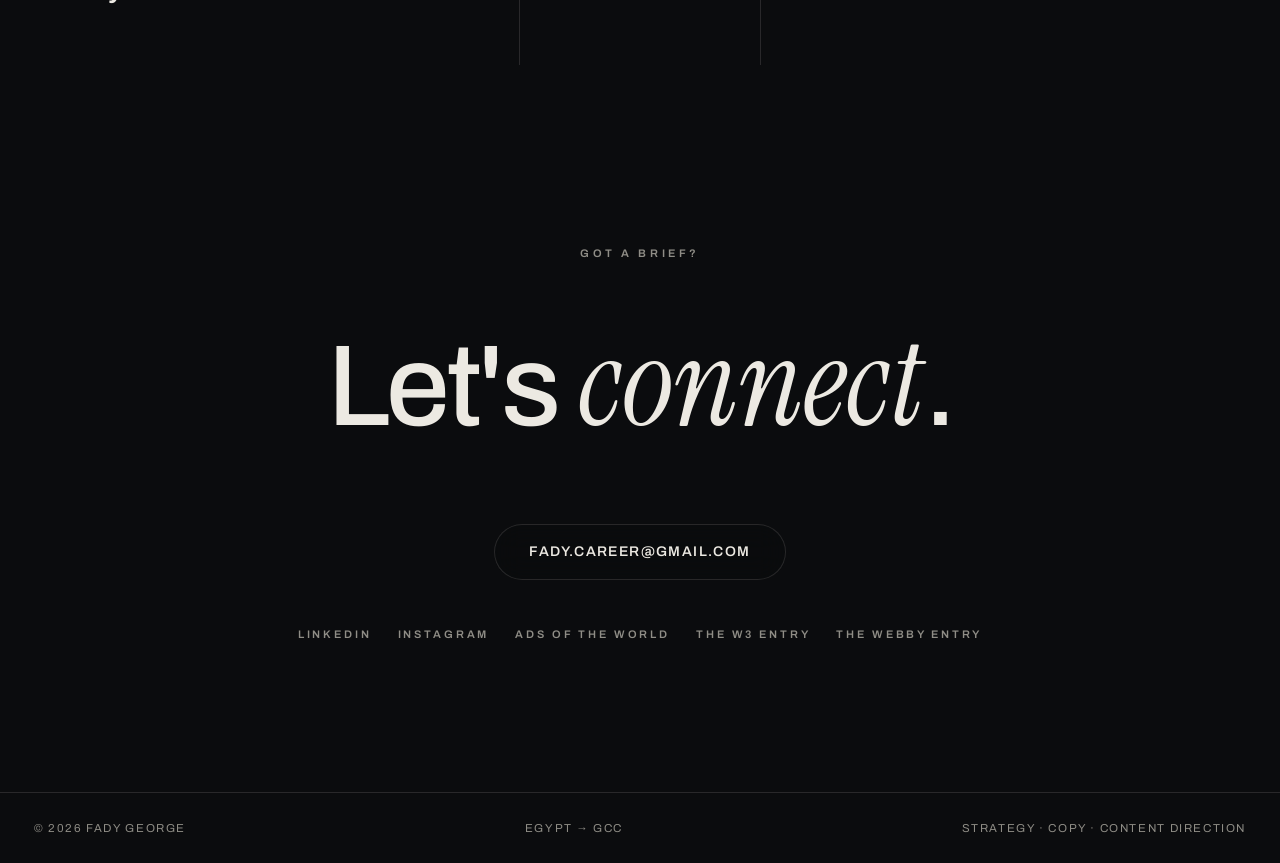
<file: work/alreem-clinics/index.html>
<!doctype html>
<html lang="en">
<head>
<meta charset="utf-8">
<meta name="viewport" content="width=device-width, initial-scale=1">
<title>AlReem Clinics: هنا تبدأ قصتكم — Fady George</title>
<meta name="description" content="AlReem Clinics case study by Fady George — Healthcare · Oman.">
<meta property="og:title" content="AlReem Clinics: هنا تبدأ قصتكم — Fady George">
<meta property="og:description" content="AlReem Clinics case study by Fady George — Healthcare · Oman.">
<link rel="canonical" href="https://fadystudio.github.io/work/alreem-clinics/">
<meta name="author" content="Fady George">
<meta name="theme-color" content="#0b0c0e">
<meta property="og:url" content="https://fadystudio.github.io/work/alreem-clinics/">
<meta property="og:type" content="article">
<meta property="og:site_name" content="Fady George">
<meta property="og:image" content="https://fadystudio.github.io/assets/alreem-clinics/img-02.jpg">
<meta property="og:image:alt" content="AlReem Clinics case study by Fady George — Healthcare · Oman.">
<meta name="twitter:card" content="summary_large_image">
<meta name="twitter:title" content="AlReem Clinics: هنا تبدأ قصتكم — Fady George">
<meta name="twitter:description" content="AlReem Clinics case study by Fady George — Healthcare · Oman.">
<meta name="twitter:image" content="https://fadystudio.github.io/assets/alreem-clinics/img-02.jpg">
<link rel="icon" href="data:image/svg+xml,%3Csvg xmlns='http://www.w3.org/2000/svg' viewBox='0 0 32 32'%3E%3Crect width='32' height='32' rx='7' fill='%230b0c0e'/%3E%3Ctext x='16' y='22' font-family='Arial' font-size='16' font-weight='800' fill='%23ece9e2' text-anchor='middle'%3EFG%3C/text%3E%3C/svg%3E">
<link rel="stylesheet" href="../../styles.css">
</head>
<body>
<header class="site">
  <a class="wordmark" href="../../index.html">Fady George<span> ®</span></a>
  <nav class="pill" aria-label="Main"><a href="../../index.html">Home</a><a class="on" href="../../index.html#work">Work</a><a href="../../index.html#about">About</a><a href="../../index.html#contact">Contact</a></nav>
  <div class="head-right">
    <span class="avail">Available for briefs</span>
    <a class="btn" href="mailto:fady.career@gmail.com">Let's talk</a>
  </div>
</header>

<section class="case-hero">
  <img class="row-bg" src="../../assets/alreem-clinics/img-04.jpg" alt="">
  <div class="case-hero-in">
    <div class="kicker">Case 08 / 13 — Healthcare · Oman</div>
    <h1>AlReem Clinics: هنا تبدأ قصتكم</h1>
    <div class="idea ar">هنا تبدأ قصتكم</div>
    <div class="case-meta"><div>Client<b>AlReem Clinics</b></div><div>Sector<b>Healthcare · Oman</b></div><div>Role<b>Strategist / Creative</b></div></div>
  </div>
</section>
<main class="case-body">
<div class="chap"><div class="label">The Brief</div><div><p>AlReem Clinics is the first IVF Center in Oman; started as a gynecological and infertility clinic, since expanded to a wider range of services.</p></div></div>
<div class="chap"><div class="label">The Ask</div><div><p>A new government-affiliated competitor offers almost all gynecological services at very low prices. AlReem asked us to rescue her from getting lost in intense competition. Beyond the allure of low prices, the true power lies in forging emotional connections.</p></div></div>
<div class="chap"><div class="label">The Problem</div><div><p>Couples' journey towards parenthood is filled with uncertainty and longing.</p></div></div>
<div class="chap"><div class="label">The Opportunity</div><div><p>We often view fertility centers as another place for clinical procedures — but what if they are, in fact, the starting point of countless life stories waiting to be written?</p></div></div>
<div class="chap"><div class="label">The Audience</div><div><p>Couples on the parenthood journey and individuals seeking gynecological care; existing clients as word-of-mouth advocates.</p></div></div>
<div class="chap"><div class="label">The Strategy</div><div><p>Show that AlReem doesn't just symbolize a chance at parenthood — it becomes a nesting ground for dreams, life plans, and a piece of the individual's legacy.</p></div></div>
<div class="chap"><div class="label">The Idea</div><div>
        <div class="idea-display ar">هنا تبدأ قصتكم</div>
        <p style="margin-top:26px">(Your Story Starts Here)</p>
      </div></div>
<div class="chap"><div class="label">The Campaign</div><div><p>Step 1: social posts positioning AlReem as the starting point of stories and the ending point of uncertainty; art direction all positive vibes. Step 2: Instagram Highlight 'الفصل الأول' (Chapter One) — parents share pics/videos from the beginning of their fertility journey; an evergreen, living collective narrative promoted with sponsored posts. Step 3: experiential on-ground activation — 'A Journey Through Hope' interior concept with LED screens around the center sharing heartfelt stories of couples who traversed the path.</p></div></div>
<div class="plates">
<figure><img src="../../assets/alreem-clinics/img-02.jpg" alt="AlReem social post KV — parents holding a newborn, هنا تبدأ قصتكم" loading="lazy"><figcaption>Social Posts — Where Stories Begin</figcaption></figure>
<figure><img src="../../assets/alreem-clinics/img-03.jpg" alt="AlReem social posts — family in bloom and patient greeting a doctor" loading="lazy"><figcaption>Social Posts — Dreams Bloom, Doubts End</figcaption></figure>
<figure><img src="../../assets/alreem-clinics/img-06.jpg" alt="Phone mockups of parents sharing fertility-journey pics and videos" loading="lazy"><figcaption>Instagram Highlight — الفصل الأول</figcaption></figure>
<figure><img src="../../assets/alreem-clinics/img-07.jpg" alt="On-ground activation with LED screens sharing couples' stories around the center" loading="lazy"><figcaption>On-ground Activation — A Journey Through Hope</figcaption></figure>
</div>
<div class="chap"><div class="label">How We Got Here</div><div><p>Competitive analysis + social listening on Instagram, Twitter, and Facebook groups to understand how couples feel during the journey; turned the client brief into a creative brief, consumer journey, communication framework & campaign ecosystem.</p></div></div>

</main>
<section class="result-block"><div class="label">The Result</div><p>Surpassed the competition with a 50% reduction in conversion costs within the first month.</p><div class="linkrow"><a class="btn" href="https://www.adsoftheworld.com/campaigns/where-stories-begin" target="_blank" rel="noreferrer">Ads of the World — Where Stories Begin ↗</a></div></section>
<nav class="case-nav">
  <a href="../toyota-bold-by-nature/index.html"><span class="label">← Previous</span><b>Toyota Land Cruiser</b></a>
  <a class="all" href="../../index.html#work"><span class="label">All work</span><b>08 / 13</b></a>
  <a class="next" href="../cookie-man-frafeet/index.html"><span class="label">Next →</span><b>Cookie Man</b></a>
</nav>
<section class="contact" id="contact">
  <div class="label">Got a brief?</div>
  <h2>Let's <em class="acc">connect</em>.</h2>
  <a class="btn big" href="mailto:fady.career@gmail.com">fady.career@gmail.com</a>
  <div class="socials">
    <a href="https://www.linkedin.com/in/fadygeorge79/" target="_blank" rel="noreferrer">LinkedIn</a>
    <a href="https://www.instagram.com/_fadygeorge/" target="_blank" rel="noreferrer">Instagram</a>
    <a href="https://www.adsoftheworld.com/users/fady-george" target="_blank" rel="noreferrer">Ads of the World</a>
    <a href="https://www.w3award.com/winners/gallery/?event=1101&amp;award=2&amp;type=21&amp;pg=2&amp;id=398552" target="_blank" rel="noreferrer">The W3 Entry</a>
    <a href="https://winners.webbyawards.com/2026/social/social-campaigns/food-drink/380576/rotana--naturally-gets-us" target="_blank" rel="noreferrer">The Webby Entry</a>
  </div>
</section>
<footer class="site">
  <span>© 2026 Fady George</span>
  <span>Egypt → GCC</span>
  <span>Strategy · Copy · Content Direction</span>
</footer>
<script src="../../main.js"></script>
</body>
</html>
</file>
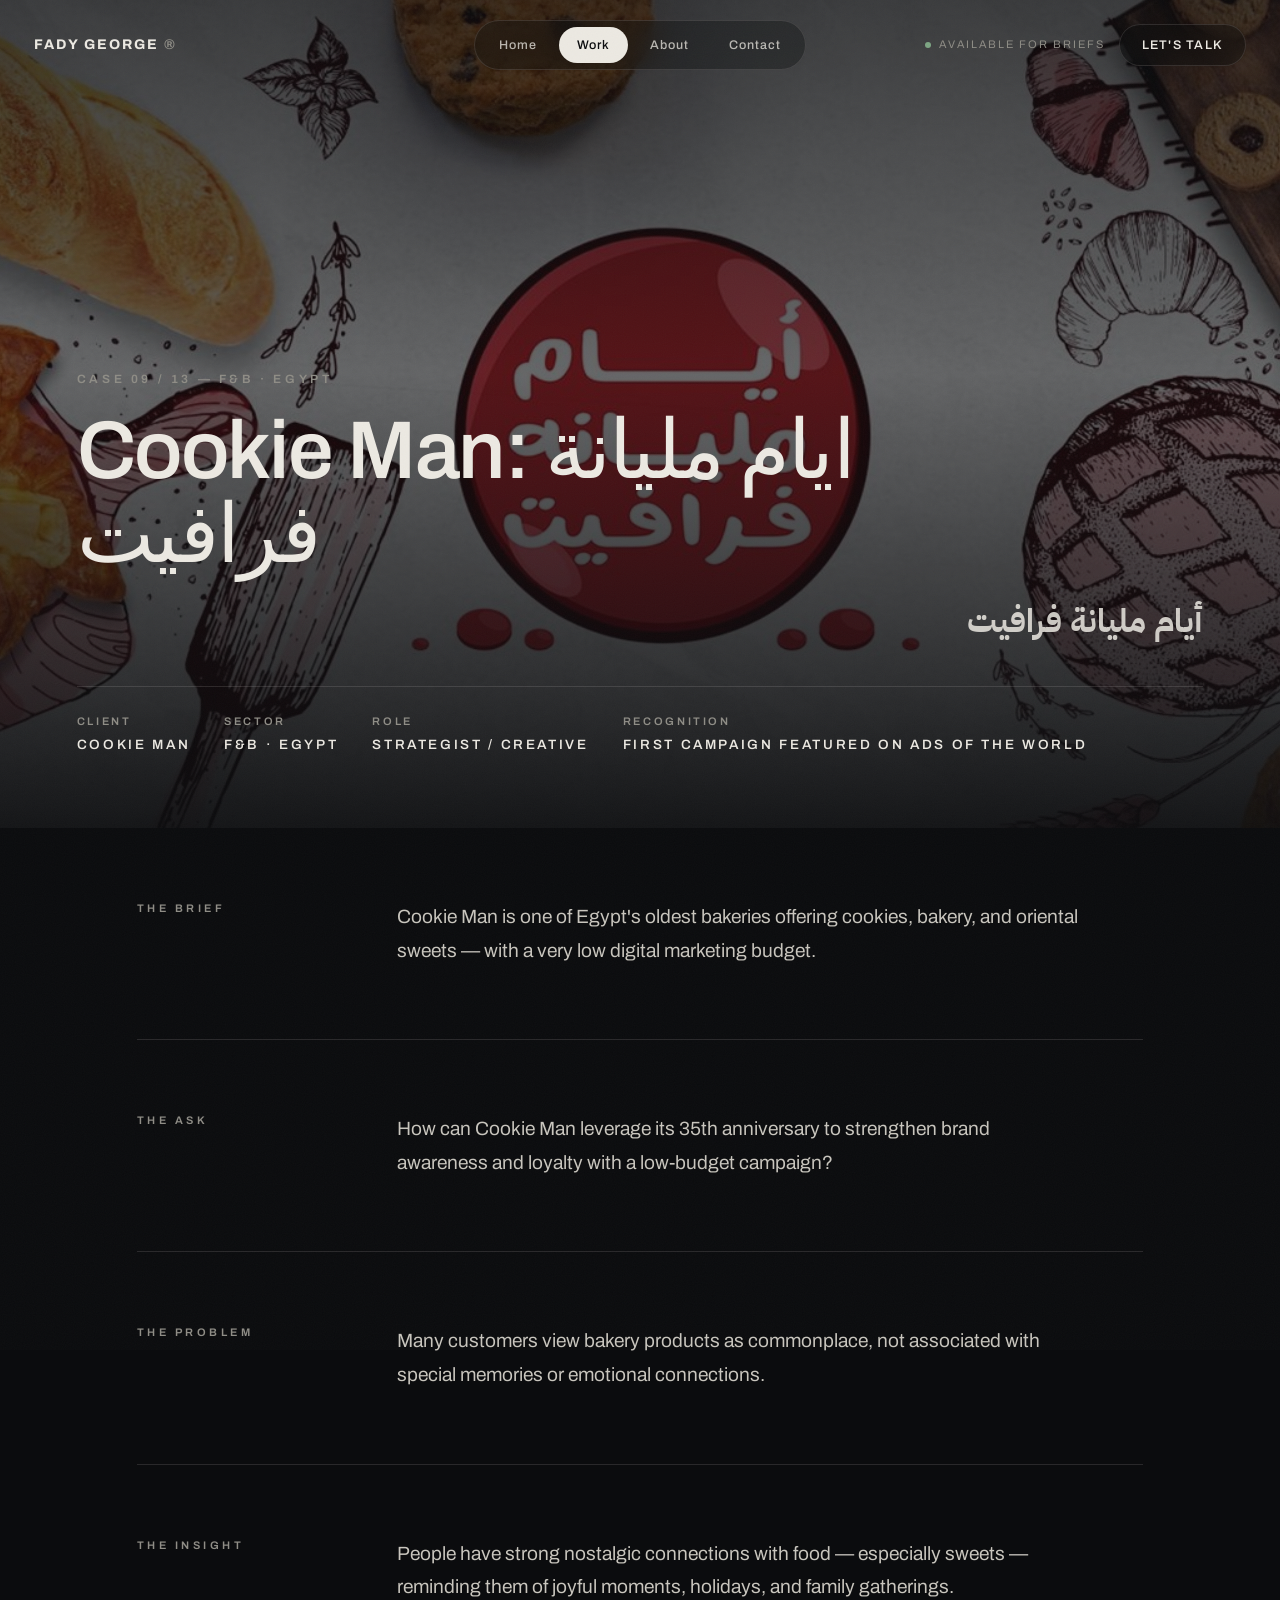
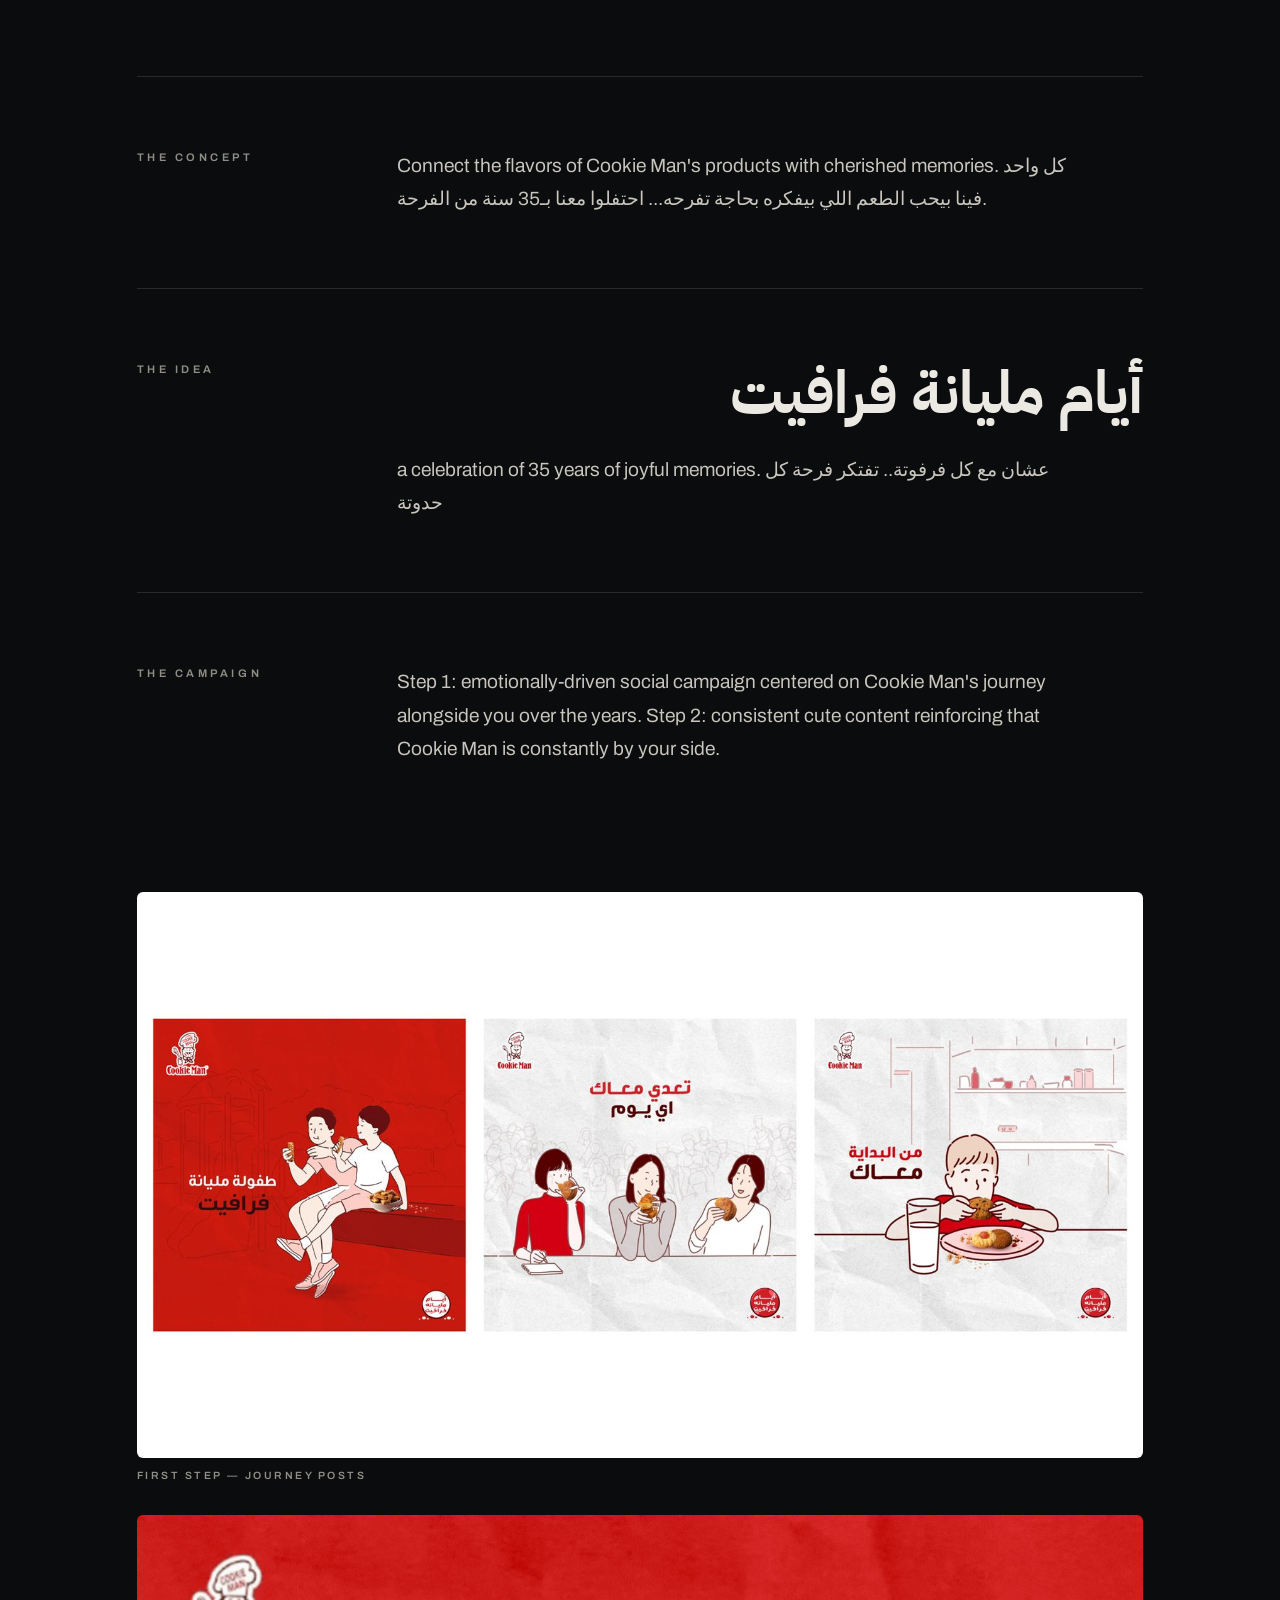
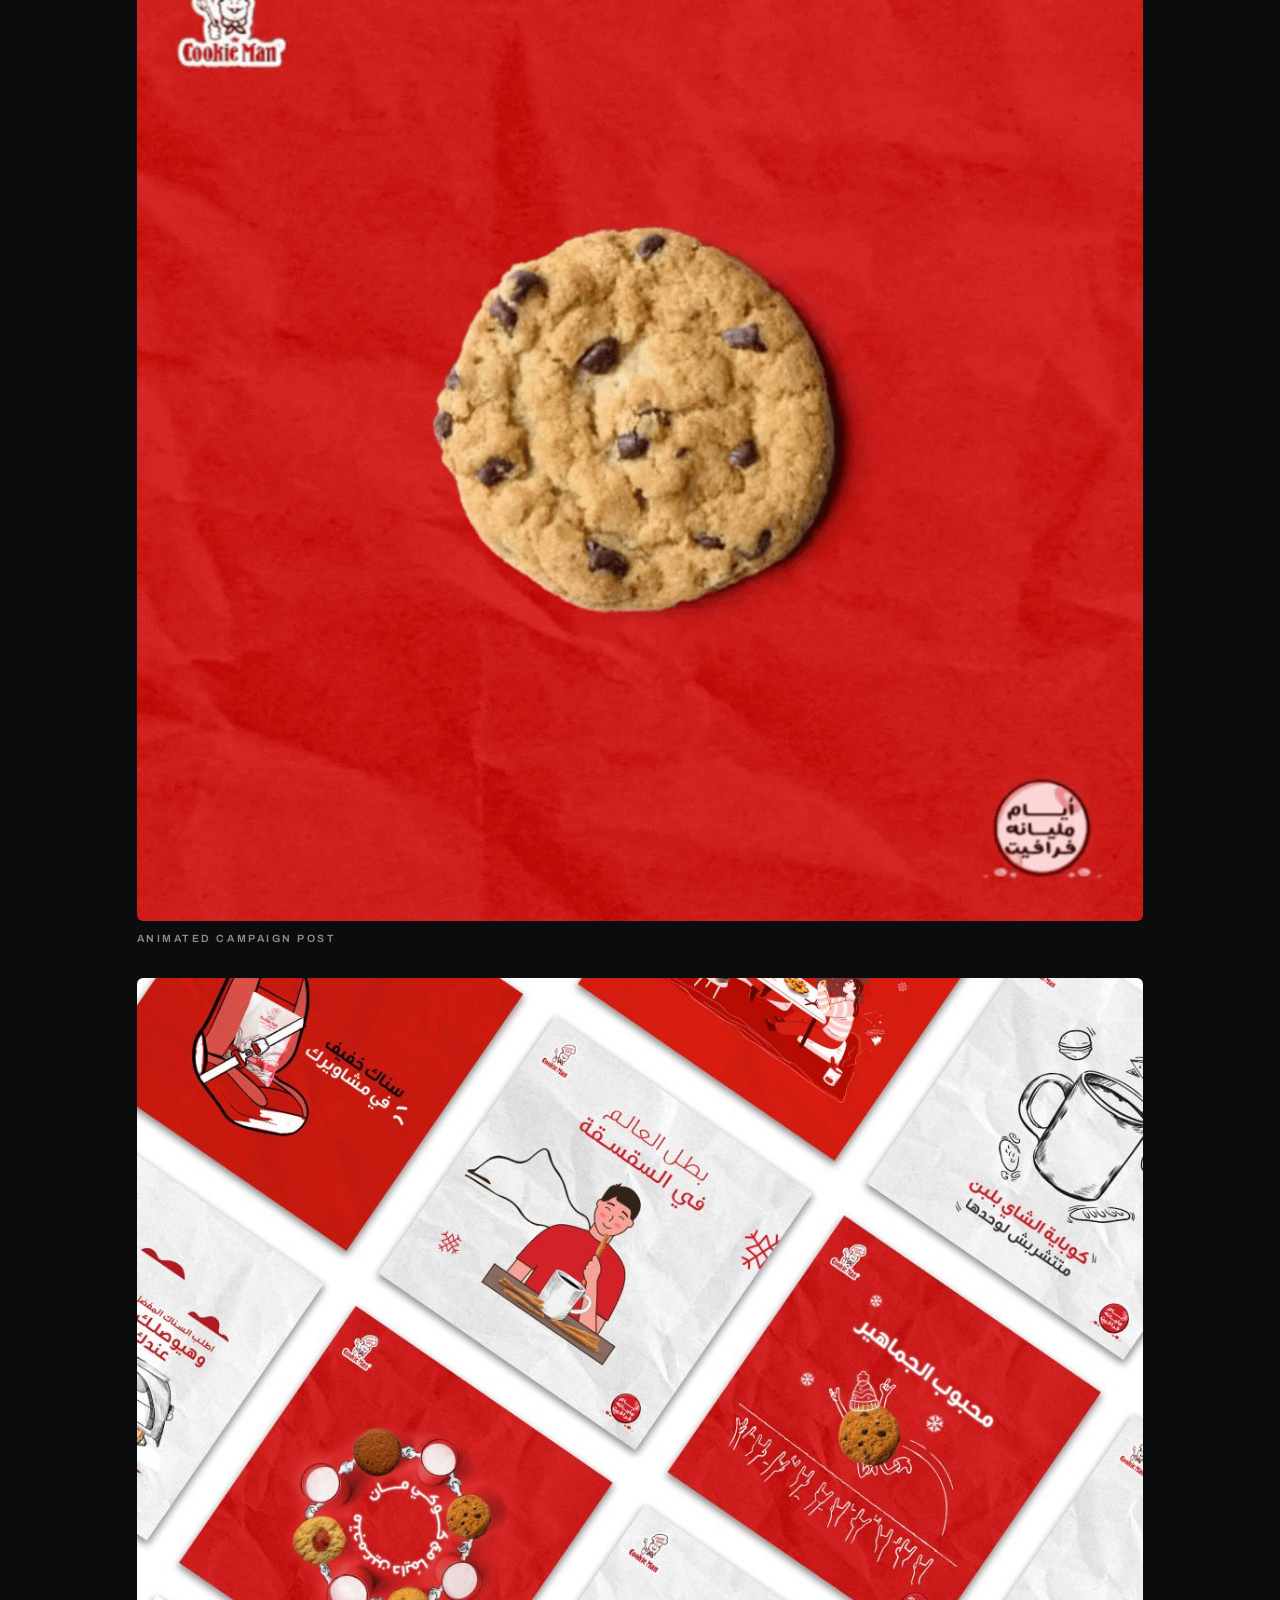
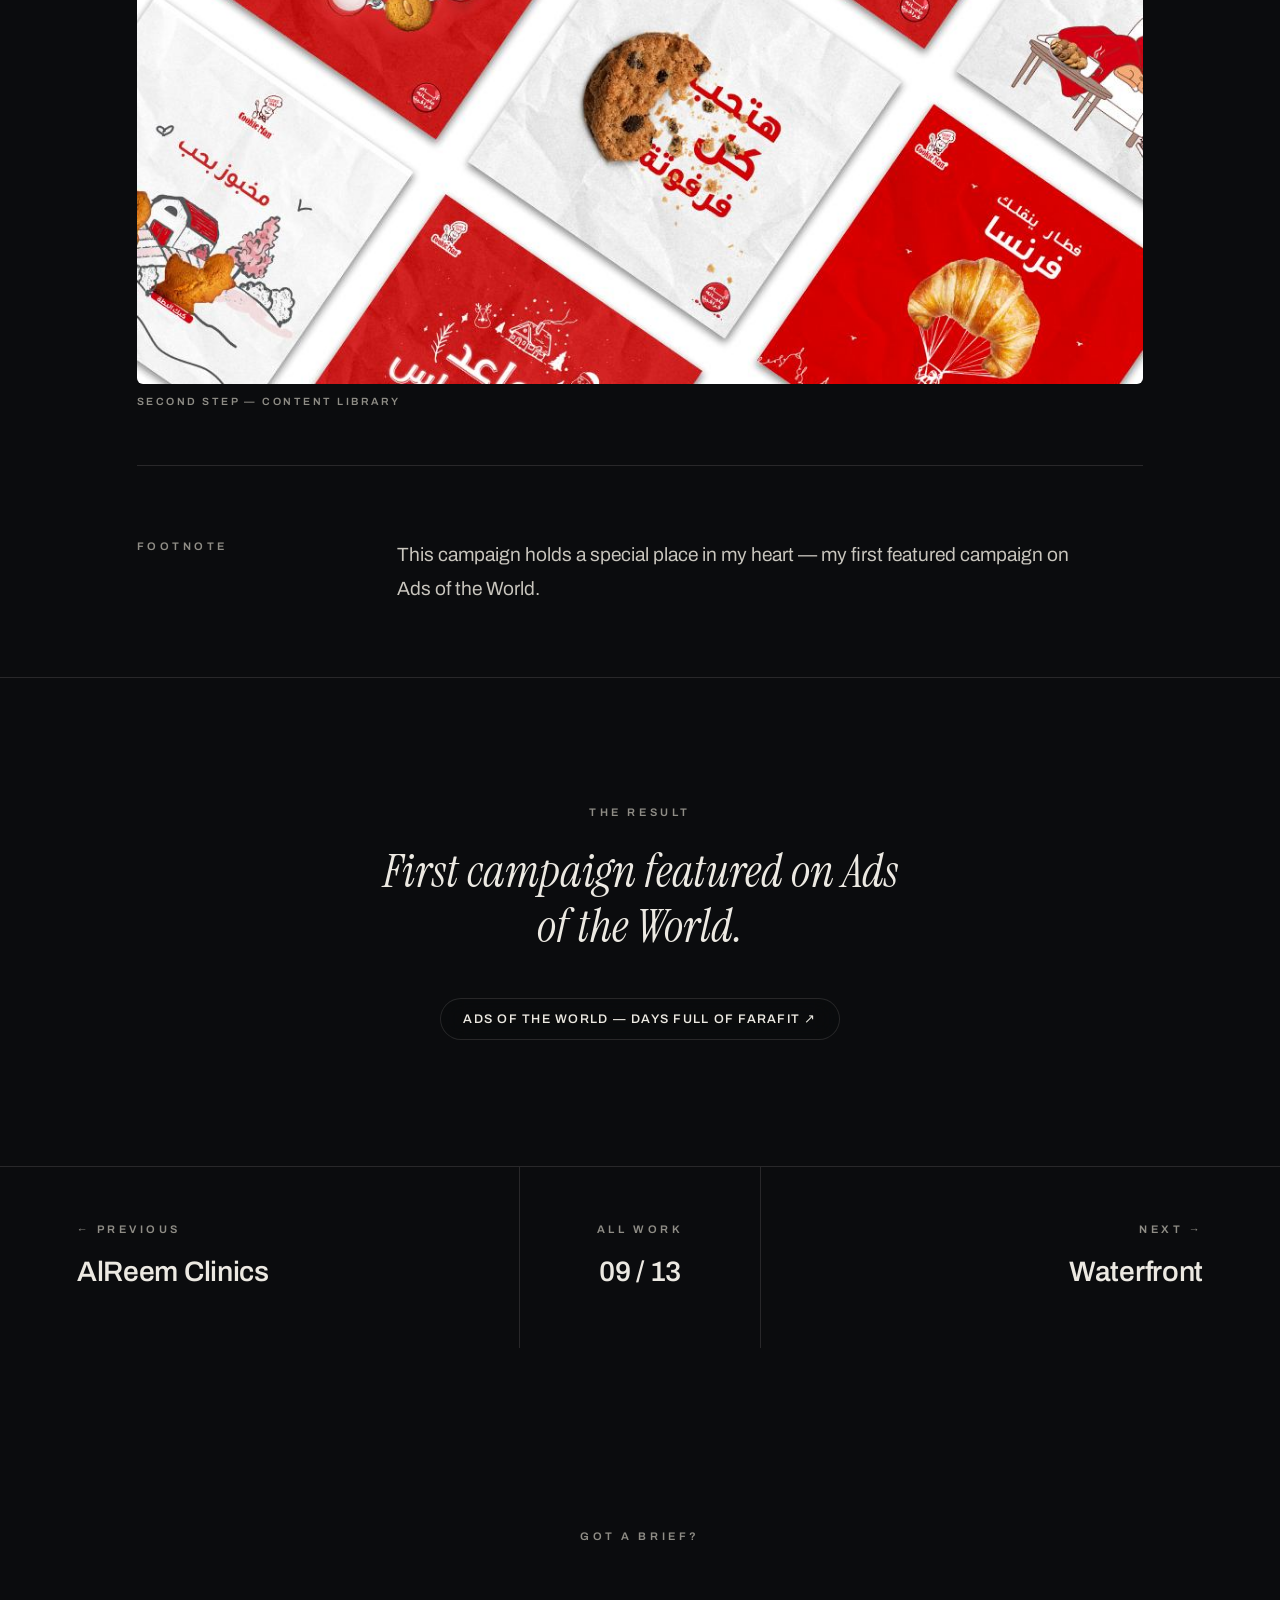
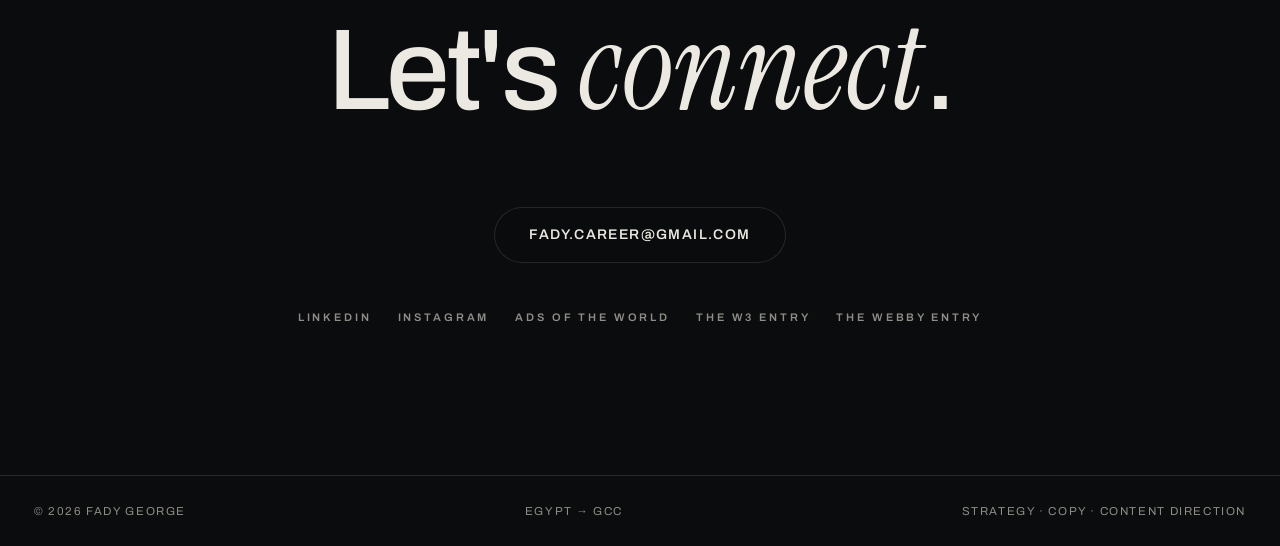
<file: work/cookie-man-frafeet/index.html>
<!doctype html>
<html lang="en">
<head>
<meta charset="utf-8">
<meta name="viewport" content="width=device-width, initial-scale=1">
<title>Cookie Man: ايام مليانة فرافيت — Fady George</title>
<meta name="description" content="Cookie Man case study by Fady George — F&B · Egypt.">
<meta property="og:title" content="Cookie Man: ايام مليانة فرافيت — Fady George">
<meta property="og:description" content="Cookie Man case study by Fady George — F&B · Egypt.">
<link rel="canonical" href="https://fadystudio.github.io/work/cookie-man-frafeet/">
<meta name="author" content="Fady George">
<meta name="theme-color" content="#0b0c0e">
<meta property="og:url" content="https://fadystudio.github.io/work/cookie-man-frafeet/">
<meta property="og:type" content="article">
<meta property="og:site_name" content="Fady George">
<meta property="og:image" content="https://fadystudio.github.io/assets/cookie-man-frafeet/img-02.jpg">
<meta property="og:image:alt" content="Cookie Man case study by Fady George — F&B · Egypt.">
<meta name="twitter:card" content="summary_large_image">
<meta name="twitter:title" content="Cookie Man: ايام مليانة فرافيت — Fady George">
<meta name="twitter:description" content="Cookie Man case study by Fady George — F&B · Egypt.">
<meta name="twitter:image" content="https://fadystudio.github.io/assets/cookie-man-frafeet/img-02.jpg">
<link rel="icon" href="data:image/svg+xml,%3Csvg xmlns='http://www.w3.org/2000/svg' viewBox='0 0 32 32'%3E%3Crect width='32' height='32' rx='7' fill='%230b0c0e'/%3E%3Ctext x='16' y='22' font-family='Arial' font-size='16' font-weight='800' fill='%23ece9e2' text-anchor='middle'%3EFG%3C/text%3E%3C/svg%3E">
<link rel="stylesheet" href="../../styles.css">
</head>
<body>
<header class="site">
  <a class="wordmark" href="../../index.html">Fady George<span> ®</span></a>
  <nav class="pill" aria-label="Main"><a href="../../index.html">Home</a><a class="on" href="../../index.html#work">Work</a><a href="../../index.html#about">About</a><a href="../../index.html#contact">Contact</a></nav>
  <div class="head-right">
    <span class="avail">Available for briefs</span>
    <a class="btn" href="mailto:fady.career@gmail.com">Let's talk</a>
  </div>
</header>

<section class="case-hero">
  <img class="row-bg" src="../../assets/cookie-man-frafeet/img-02.jpg" alt="">
  <div class="case-hero-in">
    <div class="kicker">Case 09 / 13 — F&B · Egypt</div>
    <h1>Cookie Man: ايام مليانة فرافيت</h1>
    <div class="idea ar">أيام مليانة فرافيت</div>
    <div class="case-meta"><div>Client<b>Cookie Man</b></div><div>Sector<b>F&B · Egypt</b></div><div>Role<b>Strategist / Creative</b></div><div>Recognition<b>First campaign featured on Ads of the World</b></div></div>
  </div>
</section>
<main class="case-body">
<div class="chap"><div class="label">The Brief</div><div><p>Cookie Man is one of Egypt's oldest bakeries offering cookies, bakery, and oriental sweets — with a very low digital marketing budget.</p></div></div>
<div class="chap"><div class="label">The Ask</div><div><p>How can Cookie Man leverage its 35th anniversary to strengthen brand awareness and loyalty with a low-budget campaign?</p></div></div>
<div class="chap"><div class="label">The Problem</div><div><p>Many customers view bakery products as commonplace, not associated with special memories or emotional connections.</p></div></div>
<div class="chap"><div class="label">The Insight</div><div><p>People have strong nostalgic connections with food — especially sweets — reminding them of joyful moments, holidays, and family gatherings.</p></div></div>
<div class="chap"><div class="label">The Concept</div><div><p>Connect the flavors of Cookie Man's products with cherished memories. كل واحد فينا بيحب الطعم اللي بيفكره بحاجة تفرحه... احتفلوا معنا بـ35 سنة من الفرحة.</p></div></div>
<div class="chap"><div class="label">The Idea</div><div>
        <div class="idea-display ar">أيام مليانة فرافيت</div>
        <p style="margin-top:26px">a celebration of 35 years of joyful memories. عشان مع كل فرفوتة.. تفتكر فرحة كل حدوتة</p>
      </div></div>
<div class="chap"><div class="label">The Campaign</div><div><p>Step 1: emotionally-driven social campaign centered on Cookie Man's journey alongside you over the years. Step 2: consistent cute content reinforcing that Cookie Man is constantly by your side.</p></div></div>
<div class="plates">
<figure><img src="../../assets/cookie-man-frafeet/img-03.jpg" alt="Three illustrated Cookie Man social posts about childhood and everyday memories" loading="lazy"><figcaption>First Step — Journey Posts</figcaption></figure>
<figure><img src="../../assets/cookie-man-frafeet/img-04.gif" alt="Animated Cookie Man campaign post" loading="lazy"><figcaption>Animated Campaign Post</figcaption></figure>
<figure><img src="../../assets/cookie-man-frafeet/img-05.jpg" alt="Mosaic of Cookie Man cute-content social posts" loading="lazy"><figcaption>Second Step — Content Library</figcaption></figure>
</div>
<div class="chap"><div class="label">Footnote</div><div><p>This campaign holds a special place in my heart — my first featured campaign on Ads of the World.</p></div></div>
</main>
<section class="result-block"><div class="label">The Result</div><p>First campaign featured on Ads of the World.</p><div class="linkrow"><a class="btn" href="https://www.adsoftheworld.com/campaigns/days-full-of-farafit" target="_blank" rel="noreferrer">Ads of the World — Days Full of Farafit ↗</a></div></section>
<nav class="case-nav">
  <a href="../alreem-clinics/index.html"><span class="label">← Previous</span><b>AlReem Clinics</b></a>
  <a class="all" href="../../index.html#work"><span class="label">All work</span><b>09 / 13</b></a>
  <a class="next" href="../waterfront-launching/index.html"><span class="label">Next →</span><b>Waterfront</b></a>
</nav>
<section class="contact" id="contact">
  <div class="label">Got a brief?</div>
  <h2>Let's <em class="acc">connect</em>.</h2>
  <a class="btn big" href="mailto:fady.career@gmail.com">fady.career@gmail.com</a>
  <div class="socials">
    <a href="https://www.linkedin.com/in/fadygeorge79/" target="_blank" rel="noreferrer">LinkedIn</a>
    <a href="https://www.instagram.com/_fadygeorge/" target="_blank" rel="noreferrer">Instagram</a>
    <a href="https://www.adsoftheworld.com/users/fady-george" target="_blank" rel="noreferrer">Ads of the World</a>
    <a href="https://www.w3award.com/winners/gallery/?event=1101&amp;award=2&amp;type=21&amp;pg=2&amp;id=398552" target="_blank" rel="noreferrer">The W3 Entry</a>
    <a href="https://winners.webbyawards.com/2026/social/social-campaigns/food-drink/380576/rotana--naturally-gets-us" target="_blank" rel="noreferrer">The Webby Entry</a>
  </div>
</section>
<footer class="site">
  <span>© 2026 Fady George</span>
  <span>Egypt → GCC</span>
  <span>Strategy · Copy · Content Direction</span>
</footer>
<script src="../../main.js"></script>
</body>
</html>
</file>
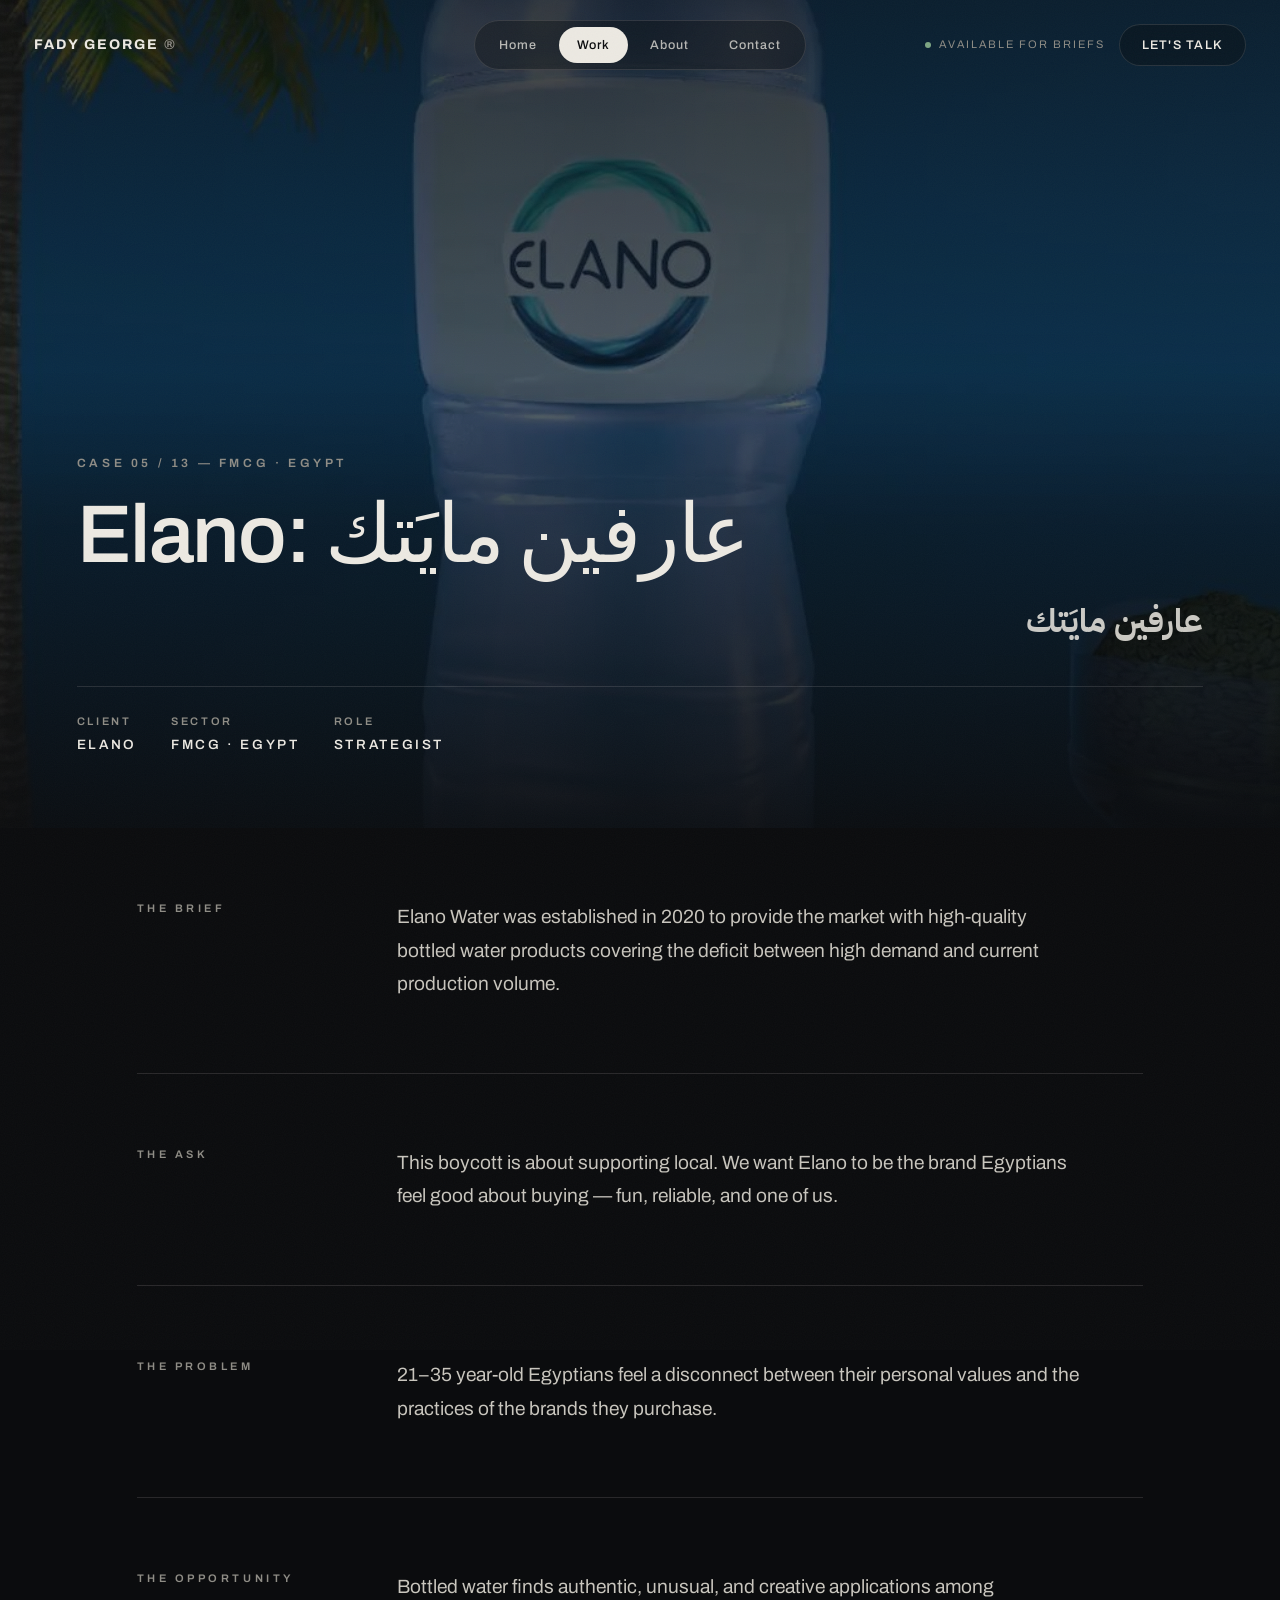
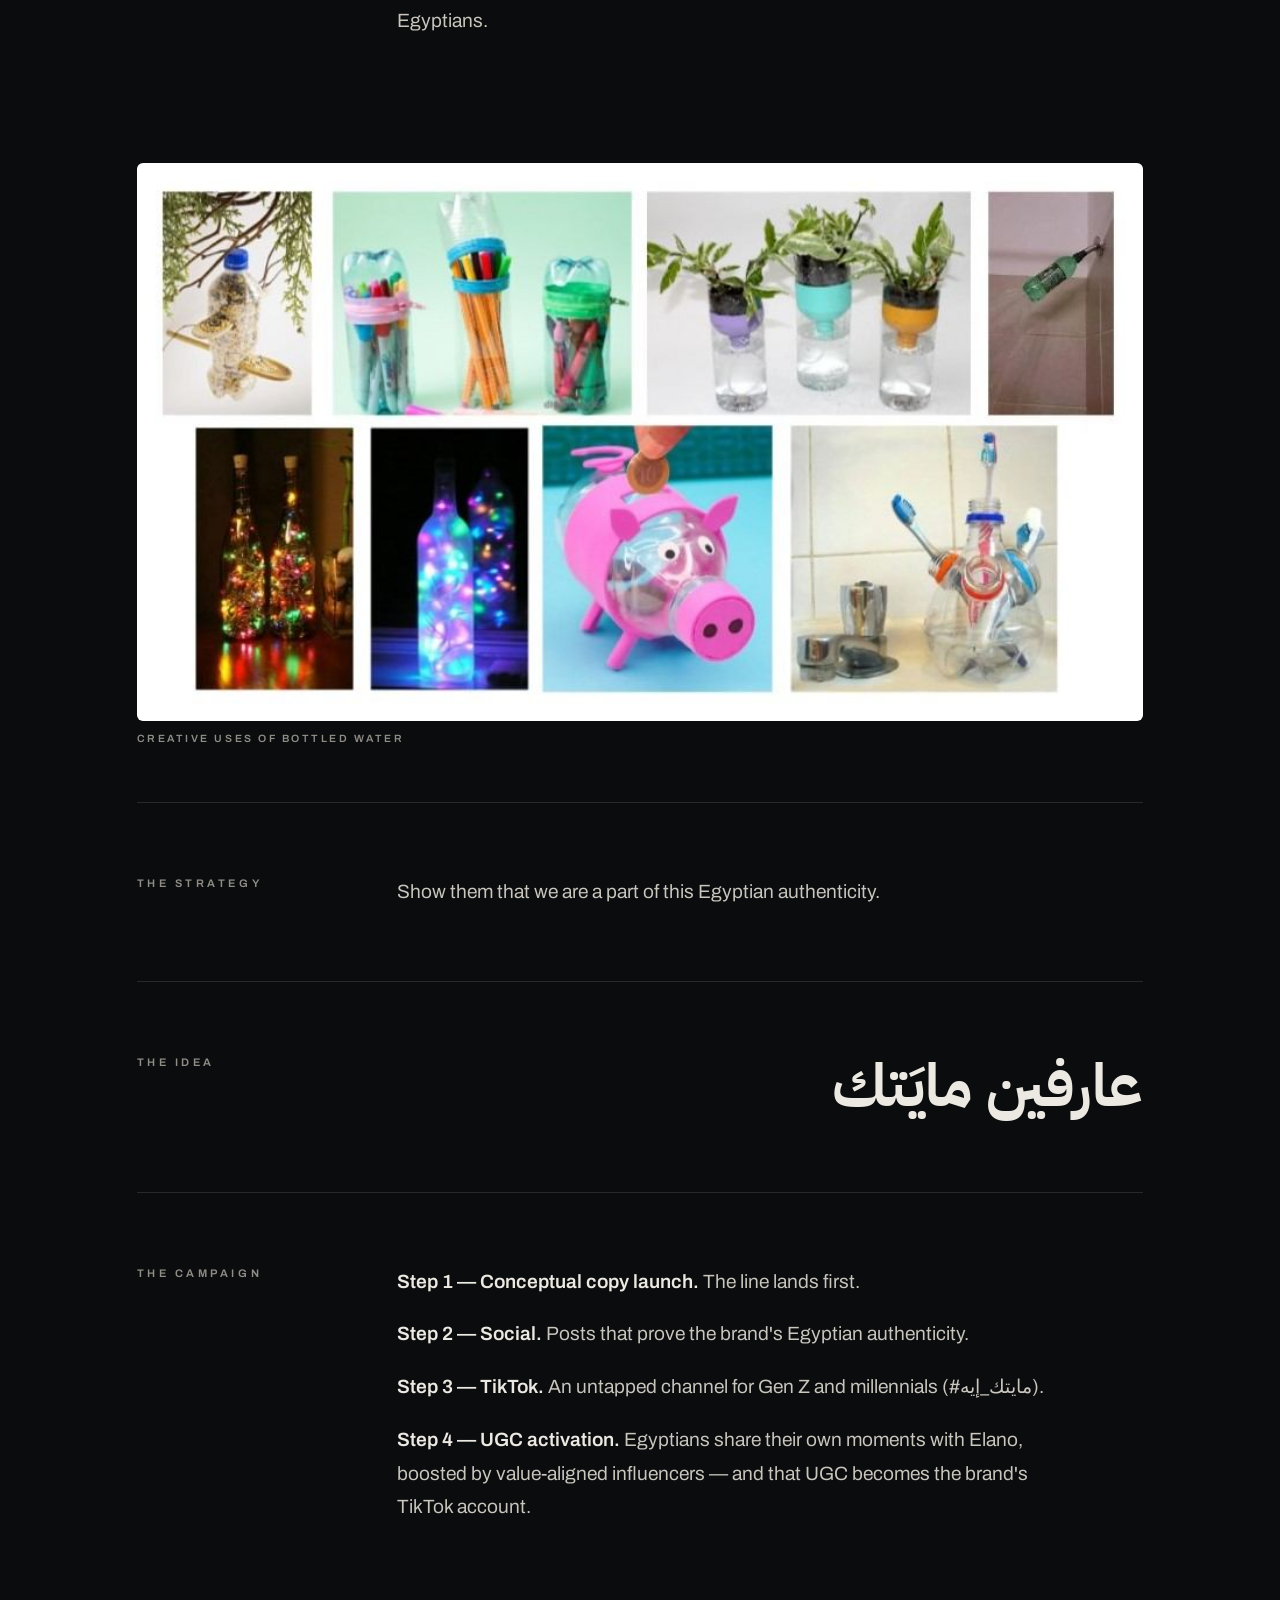
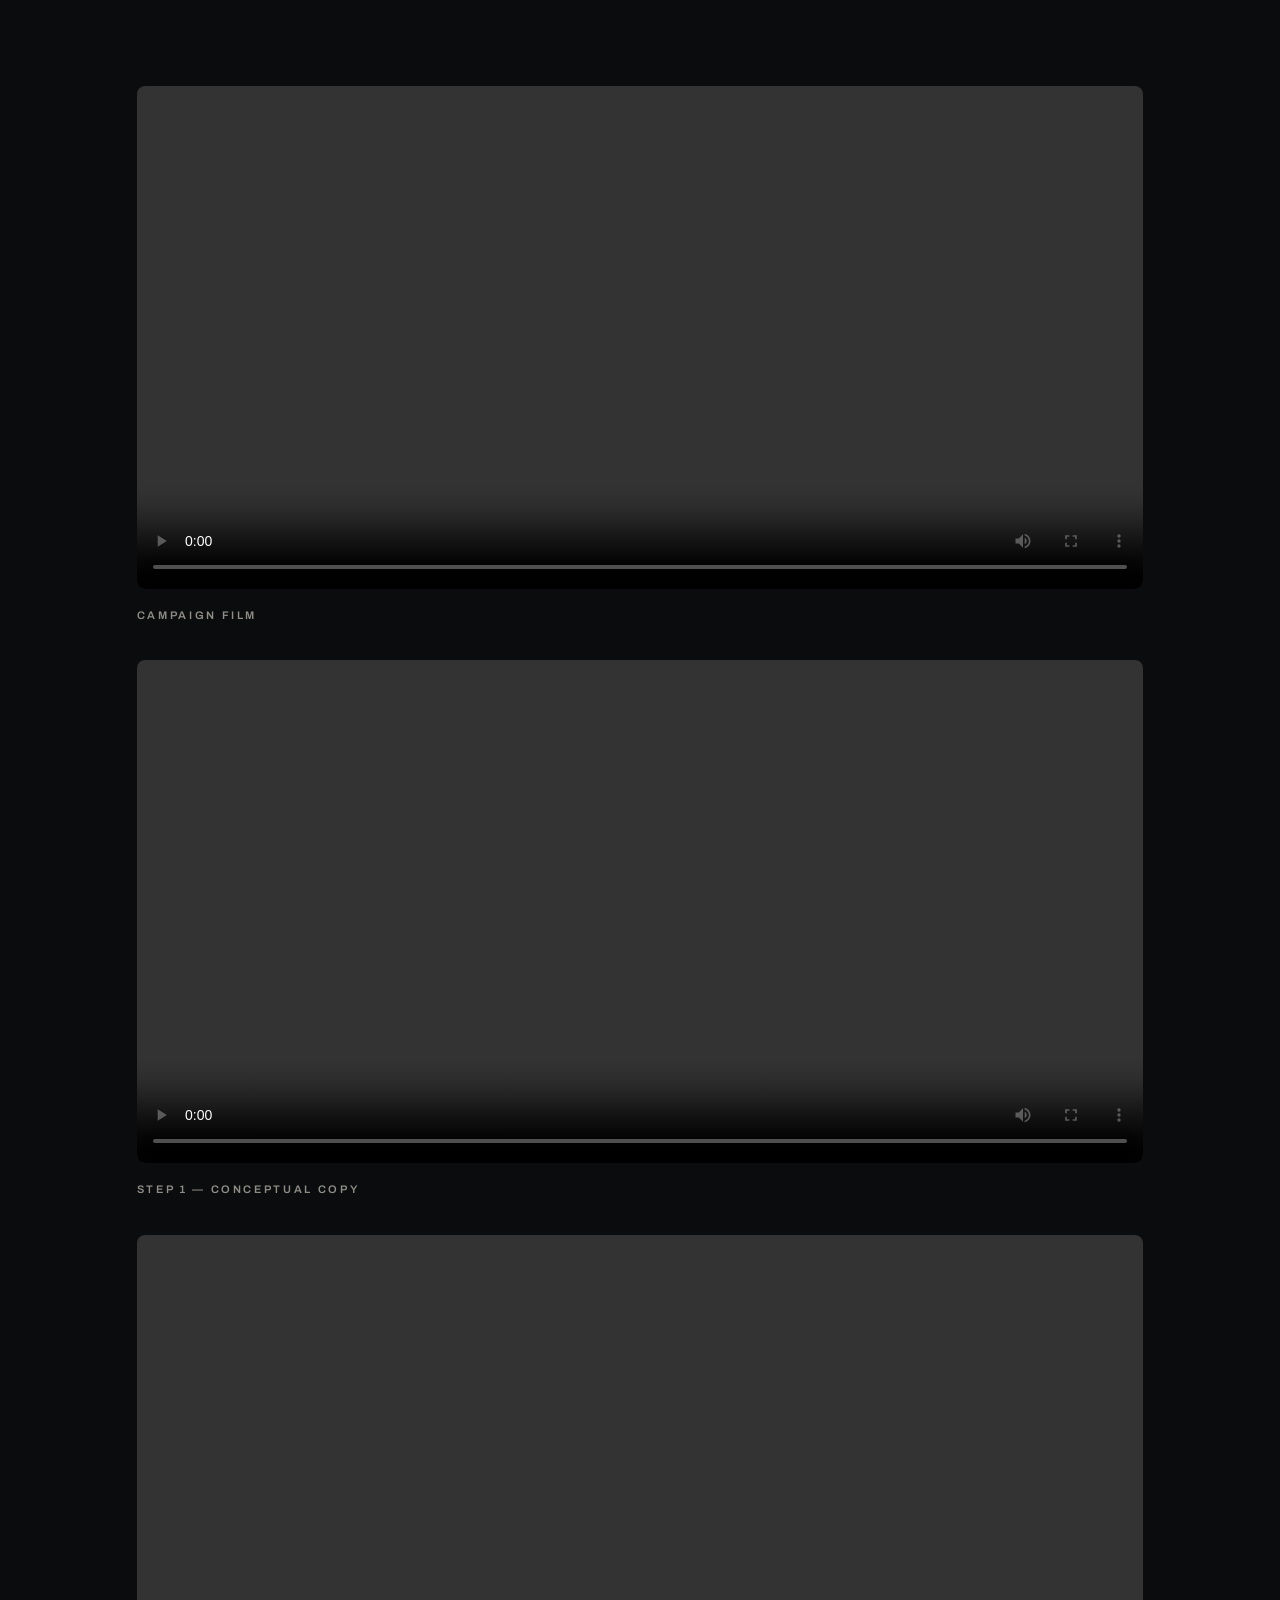
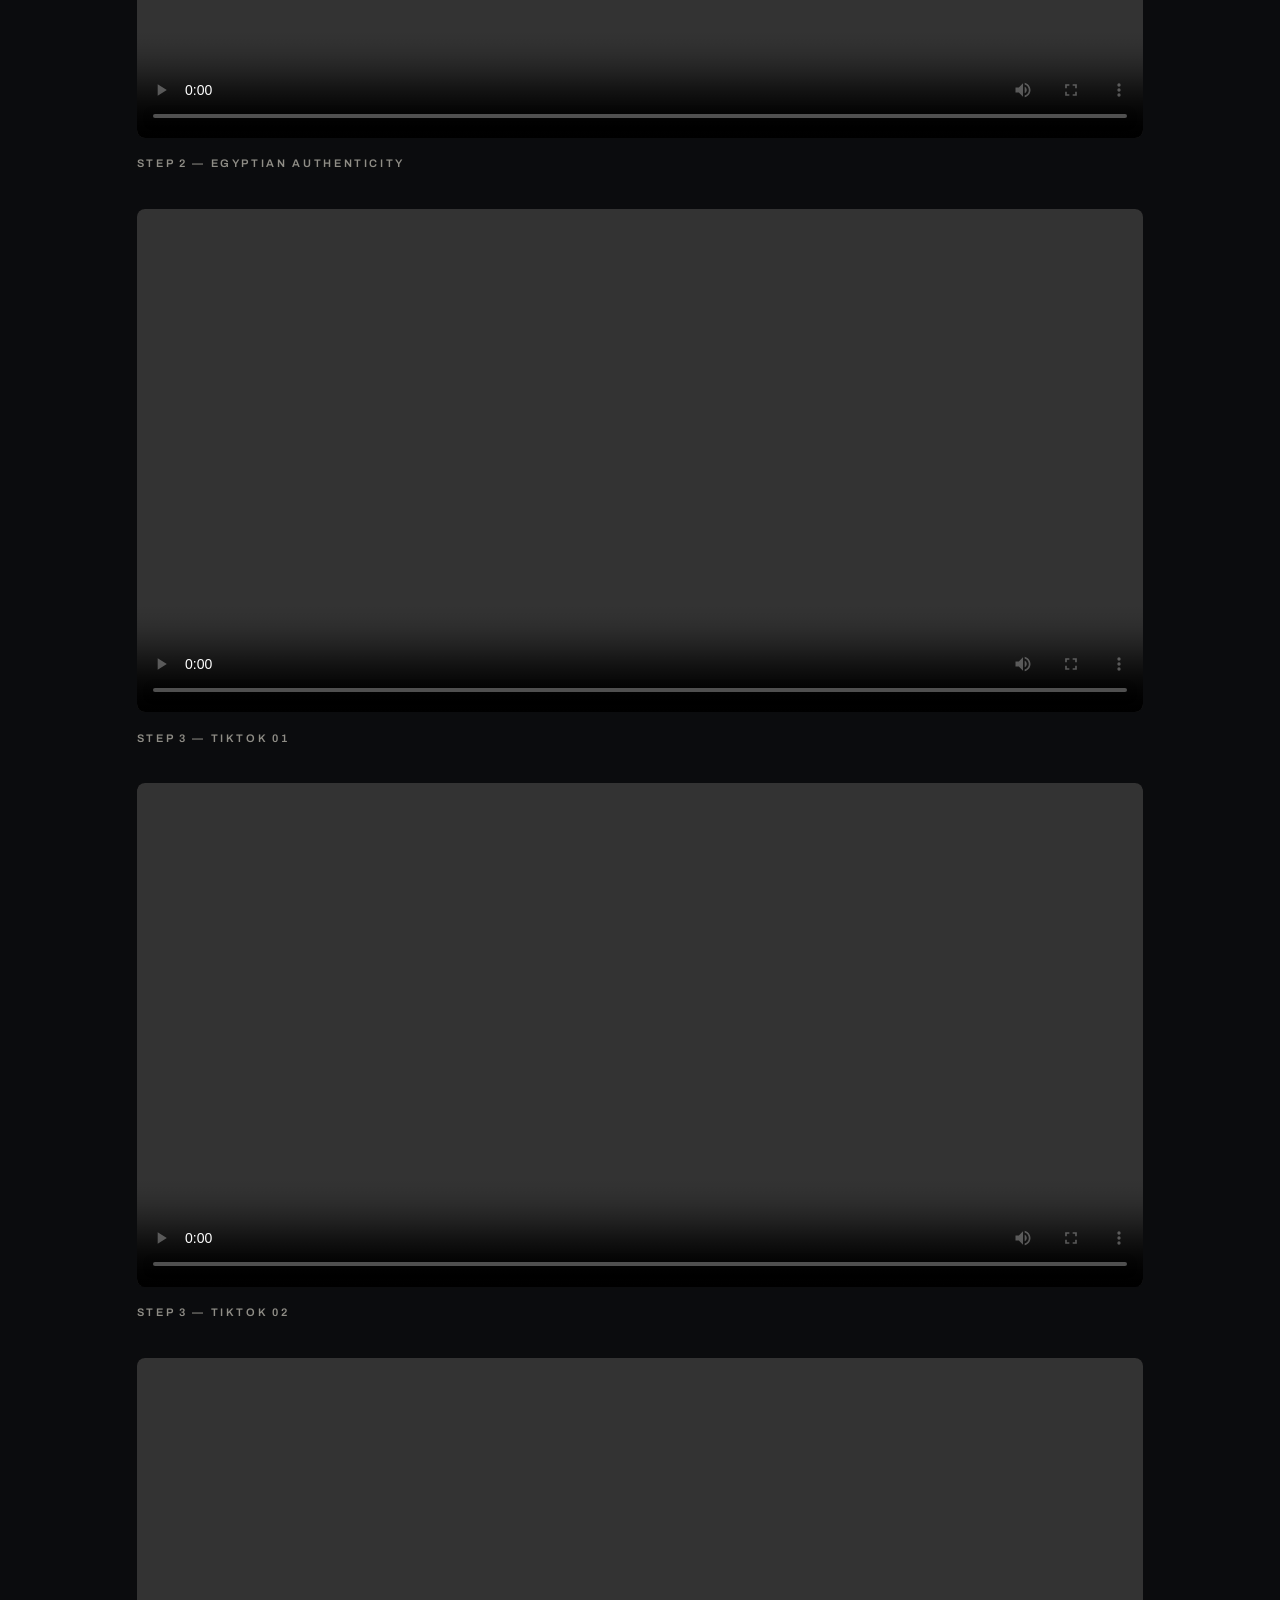
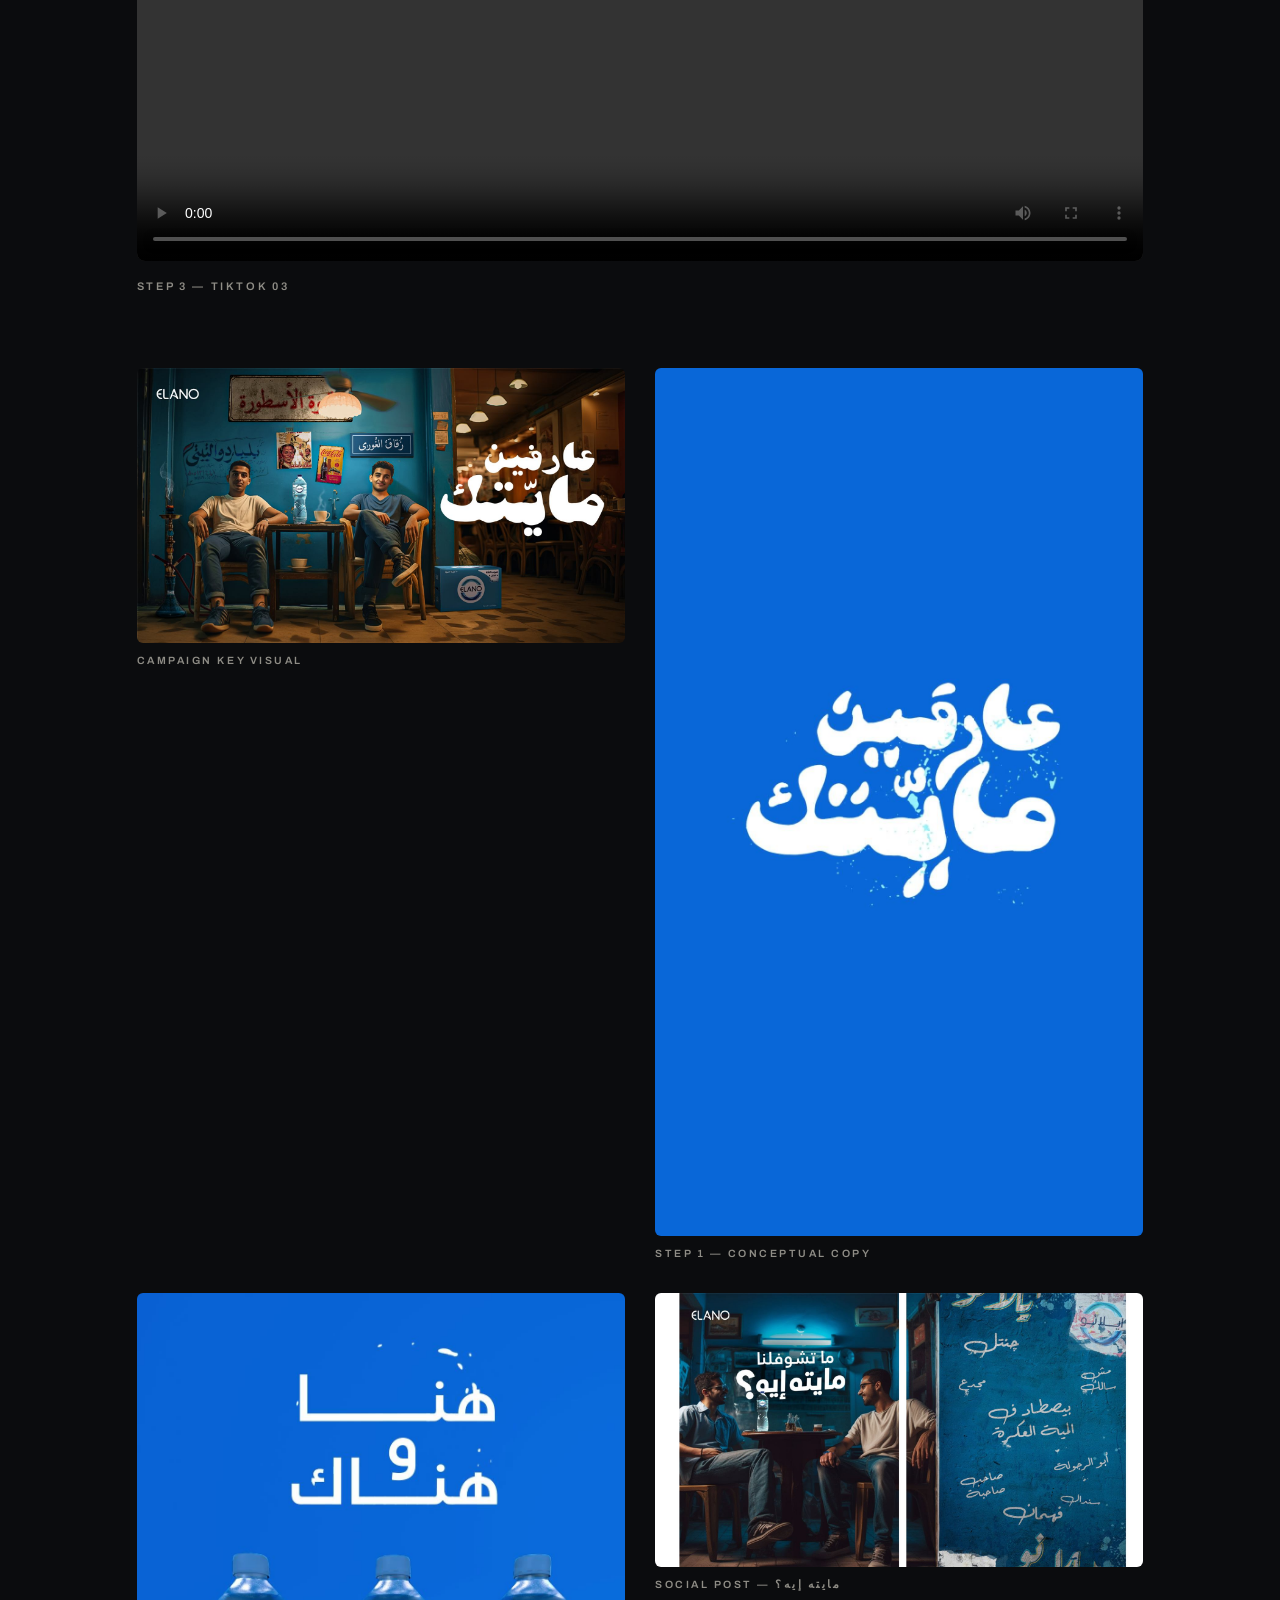
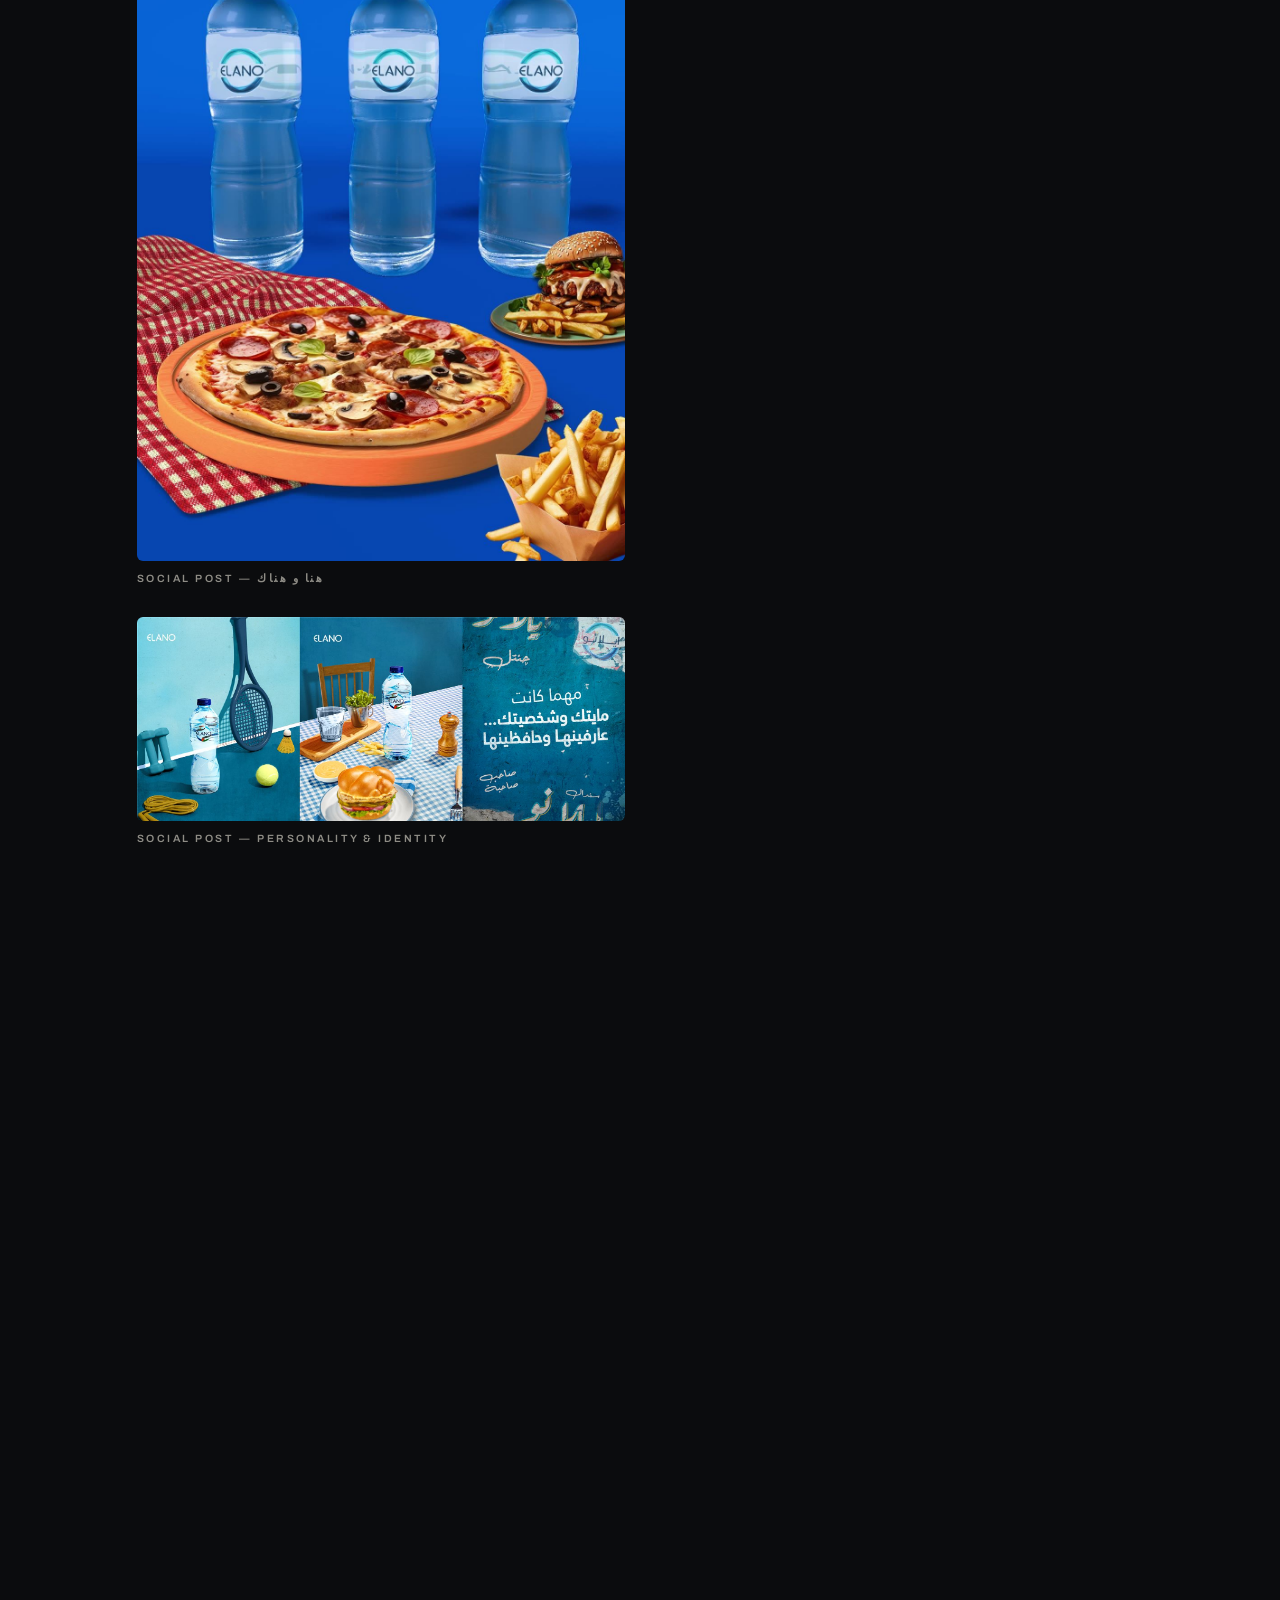
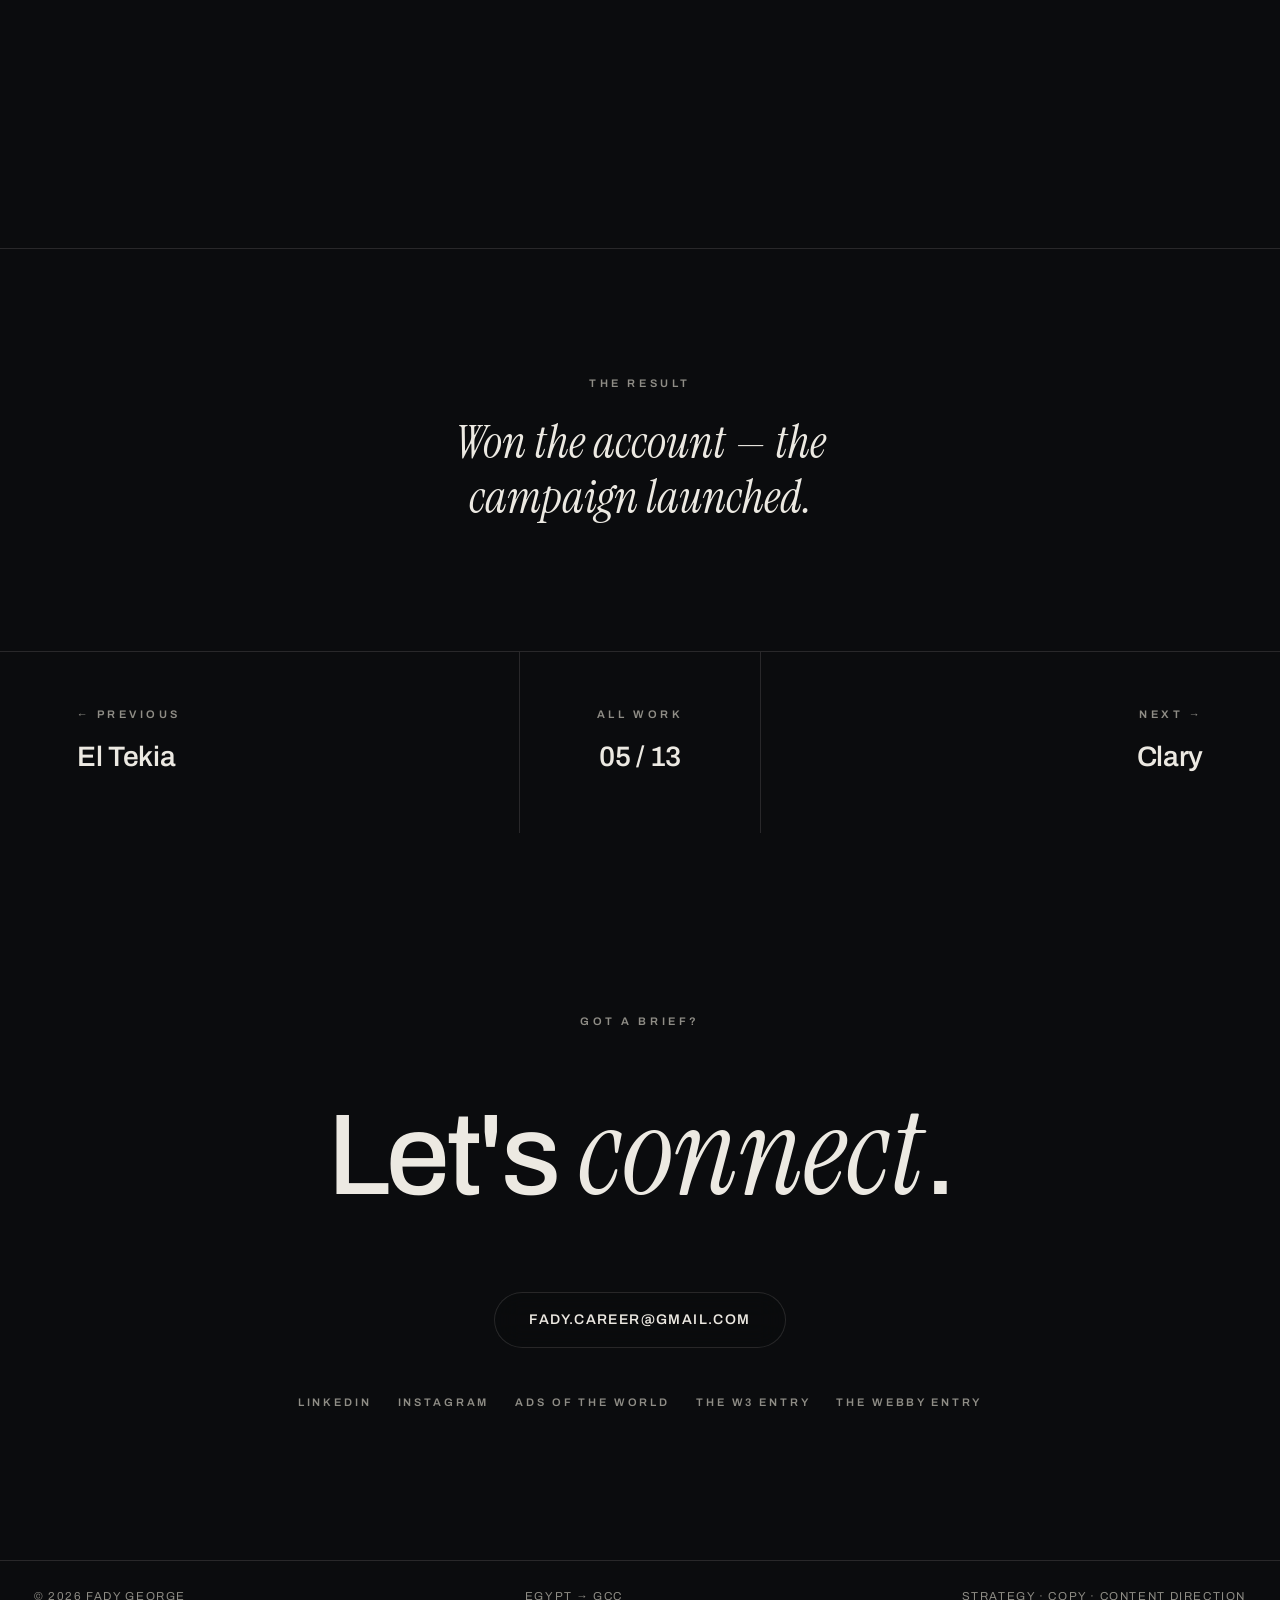
<file: work/elano-3arfin-mayetak/index.html>
<!doctype html>
<html lang="en">
<head>
<meta charset="utf-8">
<meta name="viewport" content="width=device-width, initial-scale=1">
<title>Elano: عارفين مايَتك — Fady George</title>
<meta name="description" content="Elano case study by Fady George — FMCG · Egypt.">
<meta property="og:title" content="Elano: عارفين مايَتك — Fady George">
<meta property="og:description" content="Elano case study by Fady George — FMCG · Egypt.">
<link rel="canonical" href="https://fadystudio.github.io/work/elano-3arfin-mayetak/">
<meta name="author" content="Fady George">
<meta name="theme-color" content="#0b0c0e">
<meta property="og:url" content="https://fadystudio.github.io/work/elano-3arfin-mayetak/">
<meta property="og:type" content="article">
<meta property="og:site_name" content="Fady George">
<meta property="og:image" content="https://fadystudio.github.io/assets/elano-3arfin-mayetak/frame-03.jpg">
<meta property="og:image:alt" content="Elano case study by Fady George — FMCG · Egypt.">
<meta name="twitter:card" content="summary_large_image">
<meta name="twitter:title" content="Elano: عارفين مايَتك — Fady George">
<meta name="twitter:description" content="Elano case study by Fady George — FMCG · Egypt.">
<meta name="twitter:image" content="https://fadystudio.github.io/assets/elano-3arfin-mayetak/frame-03.jpg">
<link rel="icon" href="data:image/svg+xml,%3Csvg xmlns='http://www.w3.org/2000/svg' viewBox='0 0 32 32'%3E%3Crect width='32' height='32' rx='7' fill='%230b0c0e'/%3E%3Ctext x='16' y='22' font-family='Arial' font-size='16' font-weight='800' fill='%23ece9e2' text-anchor='middle'%3EFG%3C/text%3E%3C/svg%3E">
<link rel="stylesheet" href="../../styles.css">
</head>
<body>
<header class="site">
  <a class="wordmark" href="../../index.html">Fady George<span> ®</span></a>
  <nav class="pill" aria-label="Main"><a href="../../index.html">Home</a><a class="on" href="../../index.html#work">Work</a><a href="../../index.html#about">About</a><a href="../../index.html#contact">Contact</a></nav>
  <div class="head-right">
    <span class="avail">Available for briefs</span>
    <a class="btn" href="mailto:fady.career@gmail.com">Let's talk</a>
  </div>
</header>

<section class="case-hero">
  <img class="row-bg" src="../../assets/elano-3arfin-mayetak/frame-01.jpg" alt="">
  <div class="case-hero-in">
    <div class="kicker">Case 05 / 13 — FMCG · Egypt</div>
    <h1>Elano: عارفين مايَتك</h1>
    <div class="idea ar">عارفين مايَتك</div>
    <div class="case-meta"><div>Client<b>Elano</b></div><div>Sector<b>FMCG · Egypt</b></div><div>Role<b>Strategist</b></div></div>
  </div>
</section>
<main class="case-body">
<div class="chap"><div class="label">The Brief</div><div><p>Elano Water was established in 2020 to provide the market with high-quality bottled water products covering the deficit between high demand and current production volume.</p></div></div>
<div class="chap"><div class="label">The Ask</div><div><p>This boycott is about supporting local. We want Elano to be the brand Egyptians feel good about buying — fun, reliable, and one of us.</p></div></div>
<div class="chap"><div class="label">The Problem</div><div><p>21–35 year-old Egyptians feel a disconnect between their personal values and the practices of the brands they purchase.</p></div></div>
<div class="chap"><div class="label">The Opportunity</div><div><p>Bottled water finds authentic, unusual, and creative applications among Egyptians.</p></div></div>
<div class="plates"><figure><img src="../../assets/elano-3arfin-mayetak/img-06.jpg" alt="Collage of creative, unusual reuses of Elano bottles by Egyptians — pen holders, planters, lamps" loading="lazy"><figcaption>Creative Uses of Bottled Water</figcaption></figure></div>
<div class="chap"><div class="label">The Strategy</div><div><p>Show them that we are a part of this Egyptian authenticity.</p></div></div>
<div class="chap"><div class="label">The Idea</div><div>
        <div class="idea-display ar">عارفين مايَتك</div>
        
      </div></div>
<div class="chap"><div class="label">The Campaign</div><div>
        <p><strong>Step 1 — Conceptual copy launch.</strong> The line lands first.</p>
        <p><strong>Step 2 — Social.</strong> Posts that prove the brand's Egyptian authenticity.</p>
        <p><strong>Step 3 — TikTok.</strong> An untapped channel for Gen Z and millennials (#مايتك_إيه).</p>
        <p><strong>Step 4 — UGC activation.</strong> Egyptians share their own moments with Elano, boosted by value-aligned influencers — and that UGC becomes the brand's TikTok account.</p>
      </div></div>
<div class="films"><figure><video controls preload="metadata" playsinline src="../../assets/elano-3arfin-mayetak/video-01-1080p.mp4"></video><figcaption>Campaign Film</figcaption></figure>
<figure><video controls preload="metadata" playsinline src="../../assets/elano-3arfin-mayetak/video-02-1080p.mp4"></video><figcaption>Step 1 — Conceptual Copy</figcaption></figure>
<figure><video controls preload="metadata" playsinline src="../../assets/elano-3arfin-mayetak/video-03-720p.mp4"></video><figcaption>Step 2 — Egyptian Authenticity</figcaption></figure>
<figure><video controls preload="metadata" playsinline src="../../assets/elano-3arfin-mayetak/video-04-720p.mp4"></video><figcaption>Step 3 — TikTok 01</figcaption></figure>
<figure><video controls preload="metadata" playsinline src="../../assets/elano-3arfin-mayetak/video-05-1080p.mp4"></video><figcaption>Step 3 — TikTok 02</figcaption></figure>
<figure><video controls preload="metadata" playsinline src="../../assets/elano-3arfin-mayetak/video-06-1080p.mp4"></video><figcaption>Step 3 — TikTok 03</figcaption></figure></div>
<div class="plates grid2"><figure><img src="../../assets/elano-3arfin-mayetak/img-02.jpg" alt="Elano café key visual with عارفين مايَتك lettering" loading="lazy"><figcaption>Campaign Key Visual</figcaption></figure>
<figure><img src="../../assets/elano-3arfin-mayetak/frame-03.jpg" alt="عارفين مايَتك hand-lettered conceptual copy" loading="lazy"><figcaption>Step 1 — Conceptual Copy</figcaption></figure>
<figure><img src="../../assets/elano-3arfin-mayetak/frame-02.jpg" alt="Elano bottles with Egyptian food social post" loading="lazy"><figcaption>Social Post — هنا و هناك</figcaption></figure>
<figure><img src="../../assets/elano-3arfin-mayetak/img-03.jpg" alt="Two friends at an ahwa with Elano — ما تشوفلنا مايته إيه" loading="lazy"><figcaption>Social Post — مايته إيه؟</figcaption></figure>
<figure><img src="../../assets/elano-3arfin-mayetak/img-04.jpg" alt="Elano lifestyle social post on personality and identity" loading="lazy"><figcaption>Social Post — Personality & Identity</figcaption></figure></div>
<div class="chap"><div class="label">How We Got Here</div><div><p>We knew Egyptians might have a unique perspective on bottled water. We used social listening to pinpoint those specific ways of thinking, which became the backbone of our strategy.</p></div></div>
<div class="plates"><figure><img src="../../assets/elano-3arfin-mayetak/img-07.jpg" alt="Board of Egyptian tweets about bottled water, gathered through social listening" loading="lazy"><figcaption>Social Listening — Voice of the Customer</figcaption></figure></div>

</main>
<section class="result-block"><div class="label">The Result</div><p>Won the account — the campaign launched.</p></section>
<nav class="case-nav">
  <a href="../eltekia-launching/index.html"><span class="label">← Previous</span><b>El Tekia</b></a>
  <a class="all" href="../../index.html#work"><span class="label">All work</span><b>05 / 13</b></a>
  <a class="next" href="../clary-el-egaba-clary/index.html"><span class="label">Next →</span><b>Clary</b></a>
</nav>
<section class="contact" id="contact">
  <div class="label">Got a brief?</div>
  <h2>Let's <em class="acc">connect</em>.</h2>
  <a class="btn big" href="mailto:fady.career@gmail.com">fady.career@gmail.com</a>
  <div class="socials">
    <a href="https://www.linkedin.com/in/fadygeorge79/" target="_blank" rel="noreferrer">LinkedIn</a>
    <a href="https://www.instagram.com/_fadygeorge/" target="_blank" rel="noreferrer">Instagram</a>
    <a href="https://www.adsoftheworld.com/users/fady-george" target="_blank" rel="noreferrer">Ads of the World</a>
    <a href="https://www.w3award.com/winners/gallery/?event=1101&amp;award=2&amp;type=21&amp;pg=2&amp;id=398552" target="_blank" rel="noreferrer">The W3 Entry</a>
    <a href="https://winners.webbyawards.com/2026/social/social-campaigns/food-drink/380576/rotana--naturally-gets-us" target="_blank" rel="noreferrer">The Webby Entry</a>
  </div>
</section>
<footer class="site">
  <span>© 2026 Fady George</span>
  <span>Egypt → GCC</span>
  <span>Strategy · Copy · Content Direction</span>
</footer>
<script src="../../main.js"></script>
</body>
</html>
</file>
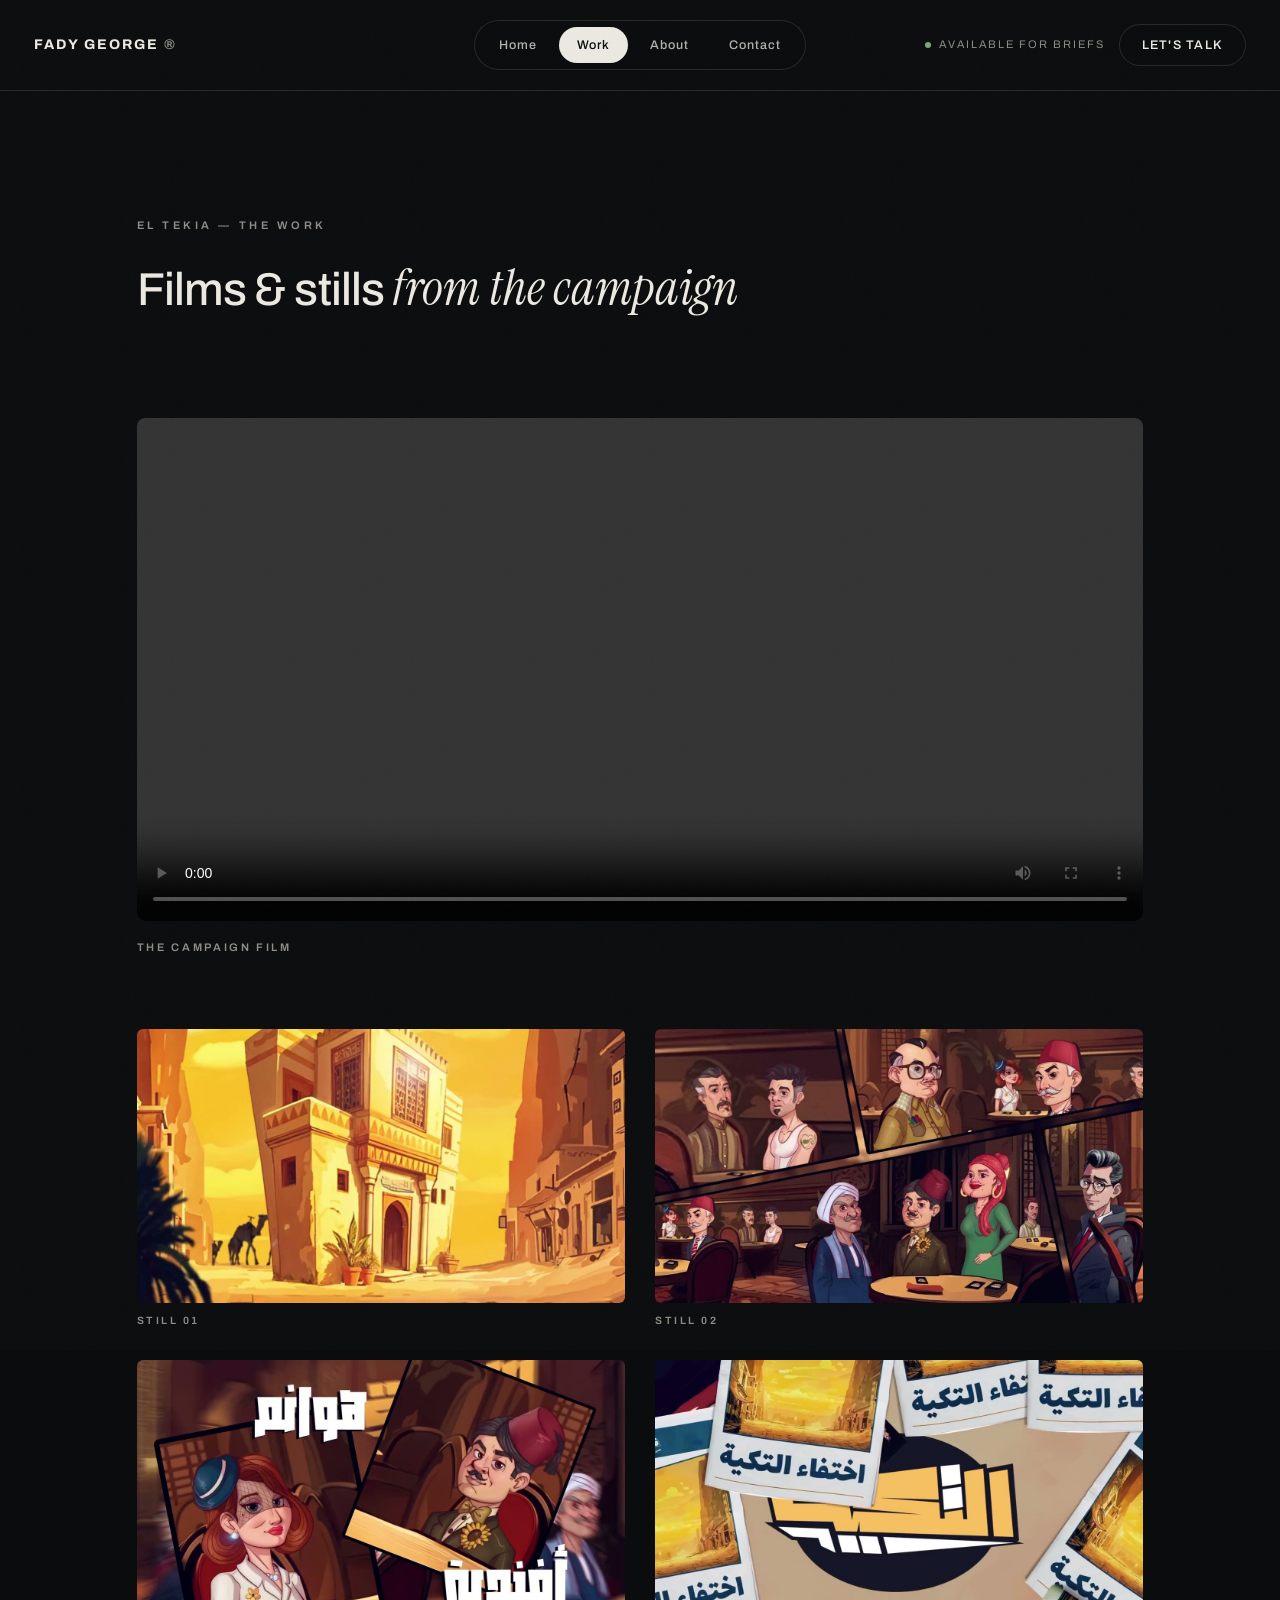
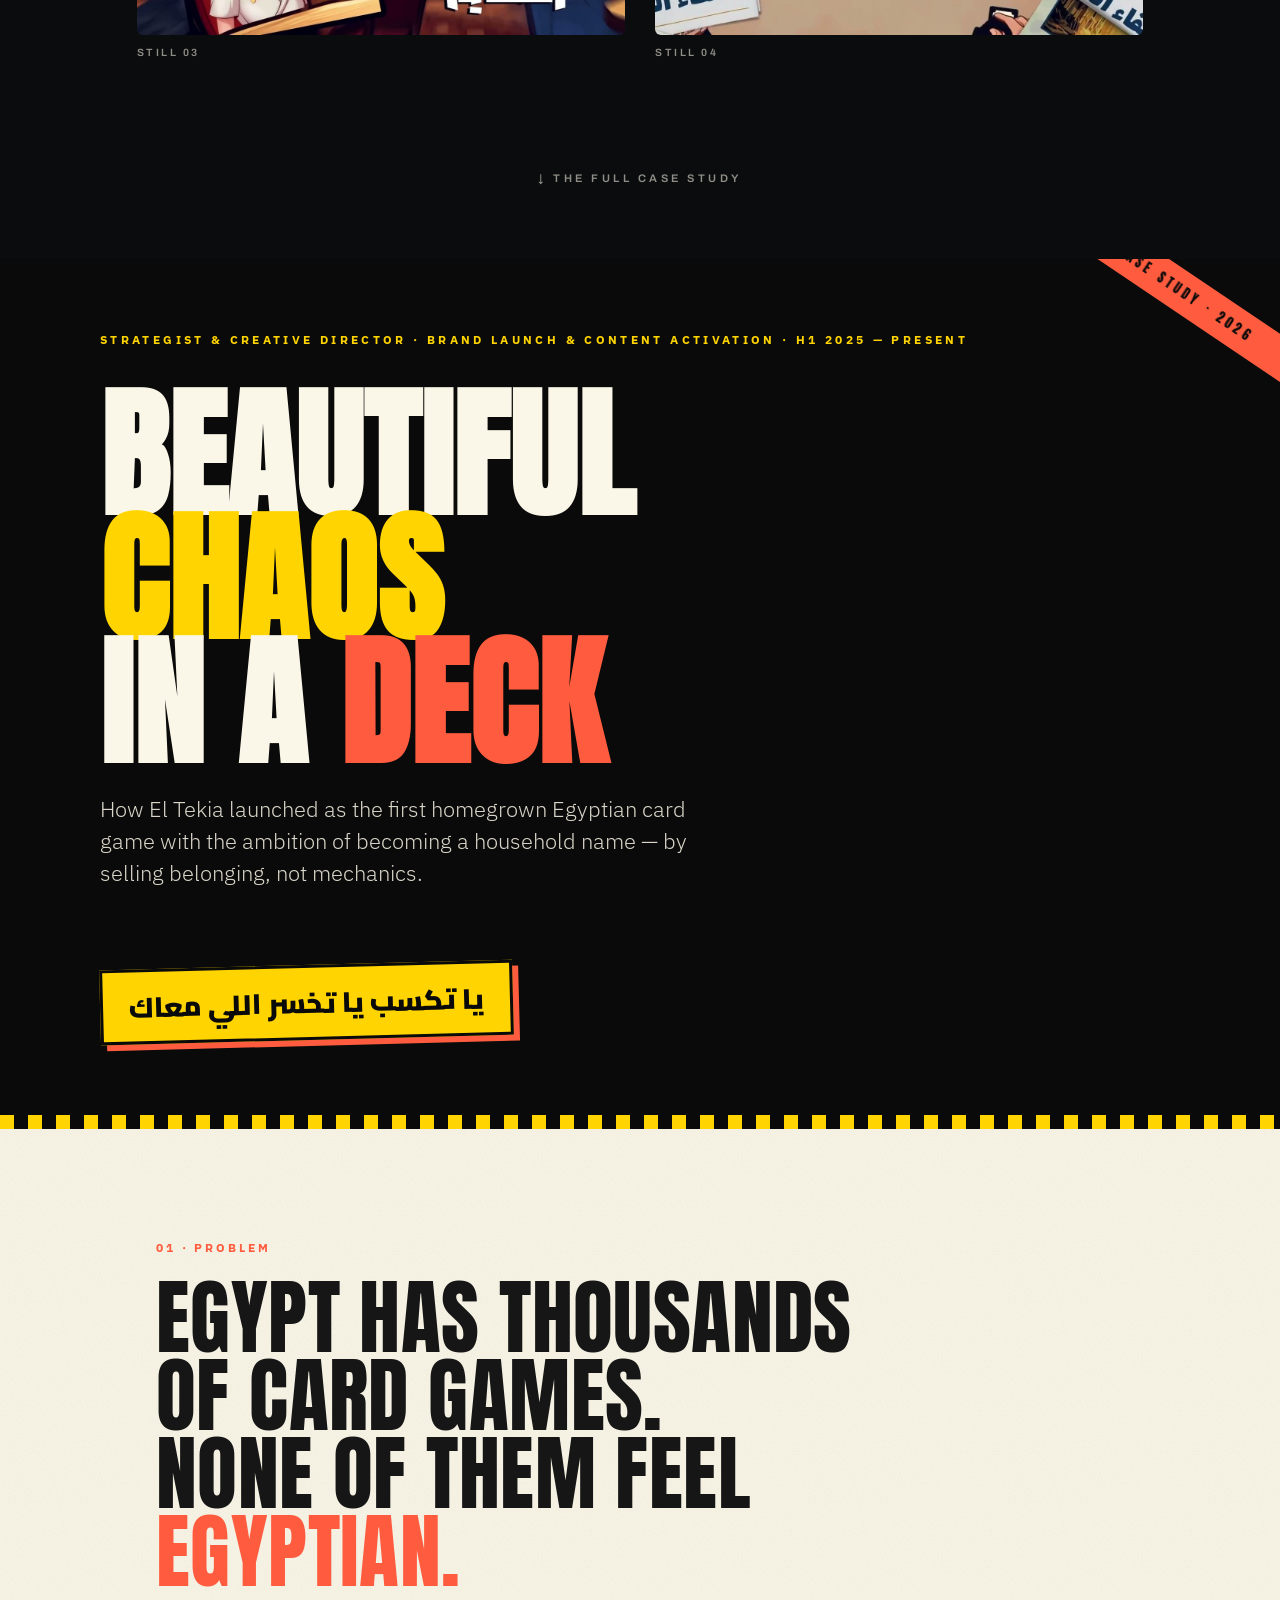
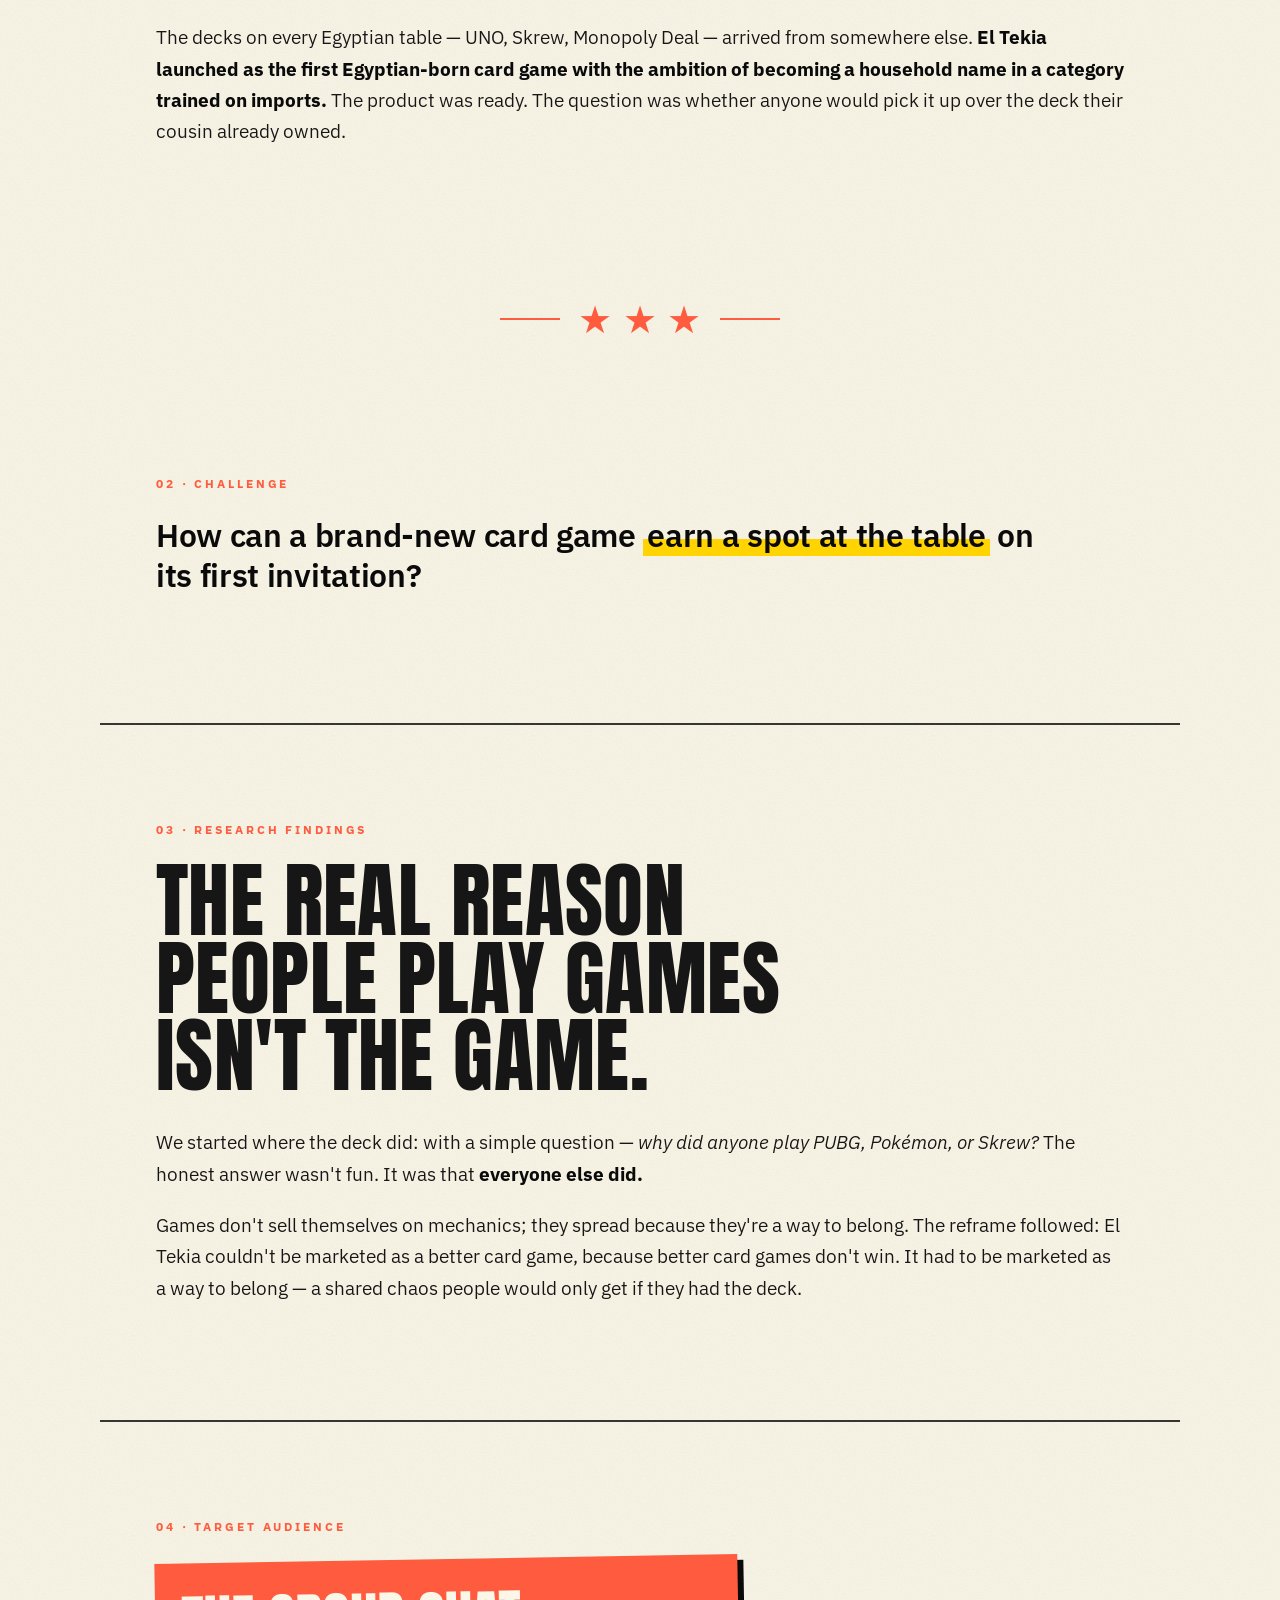
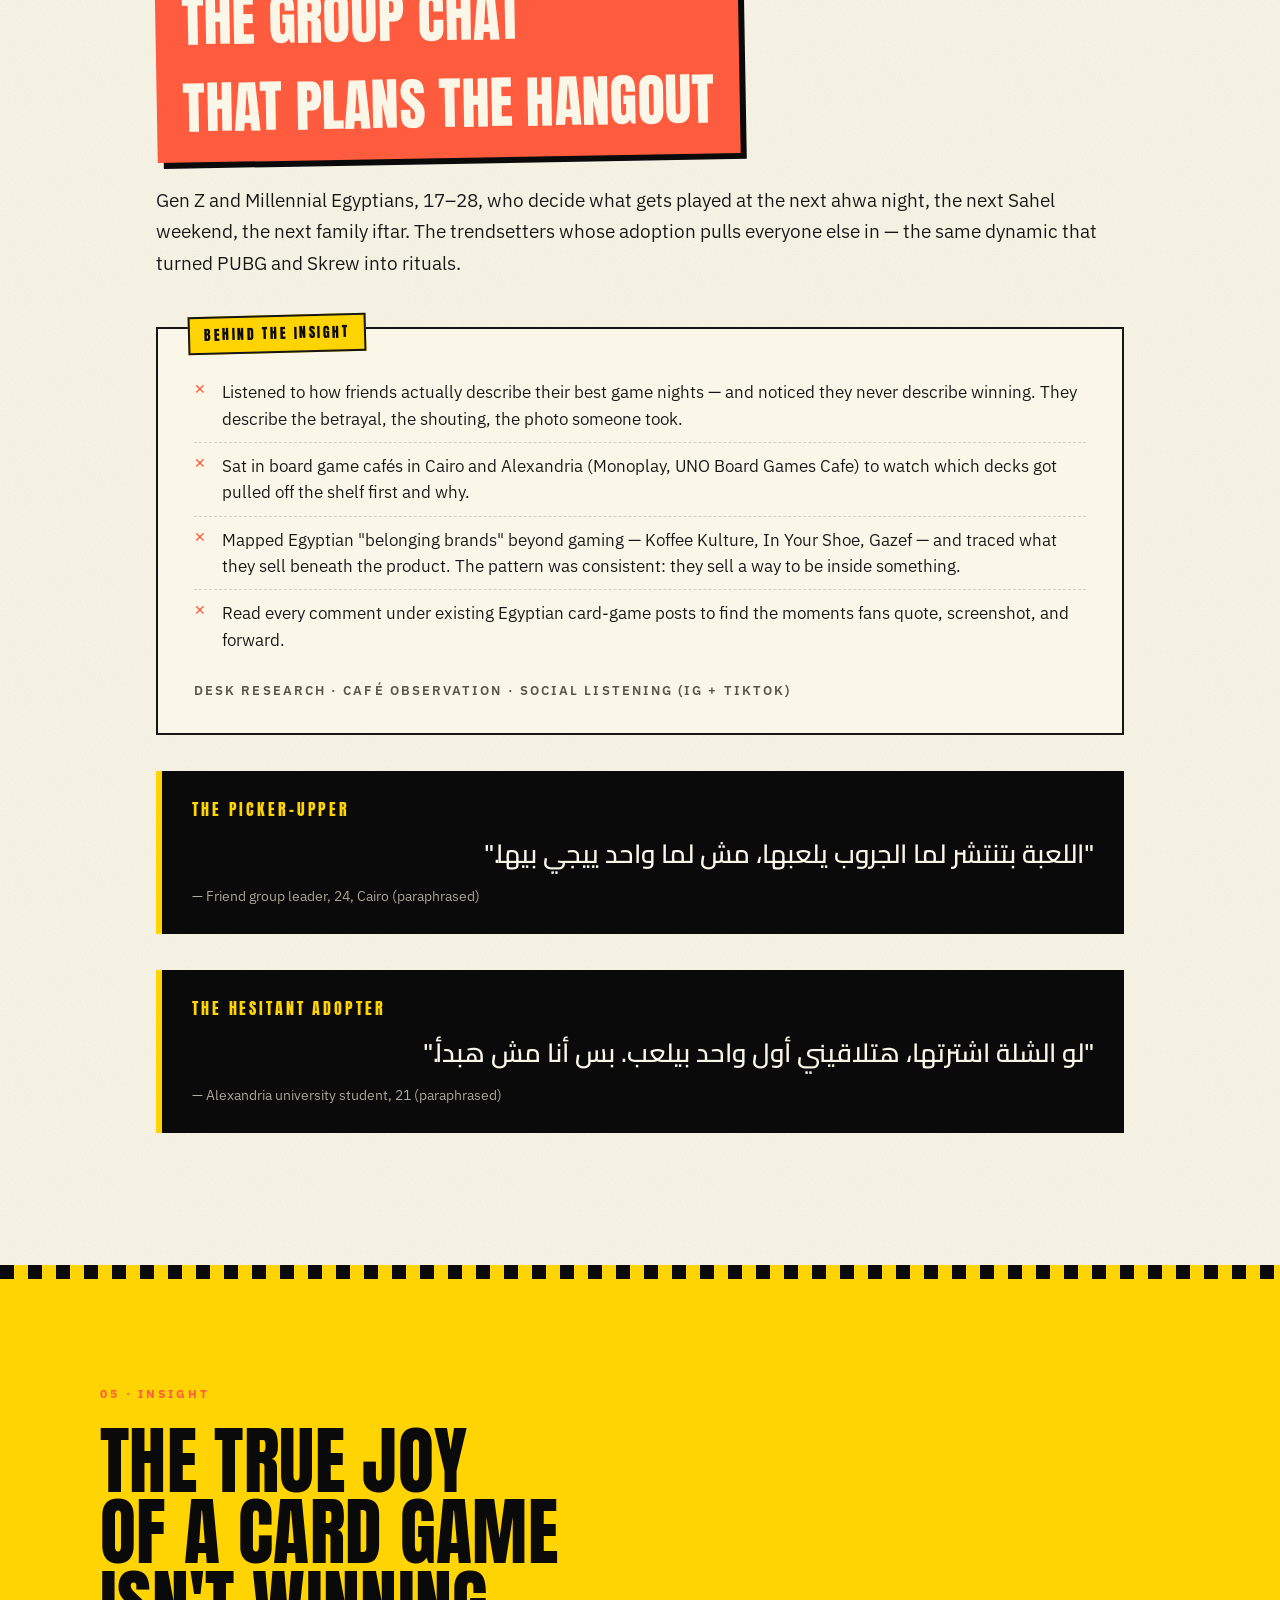
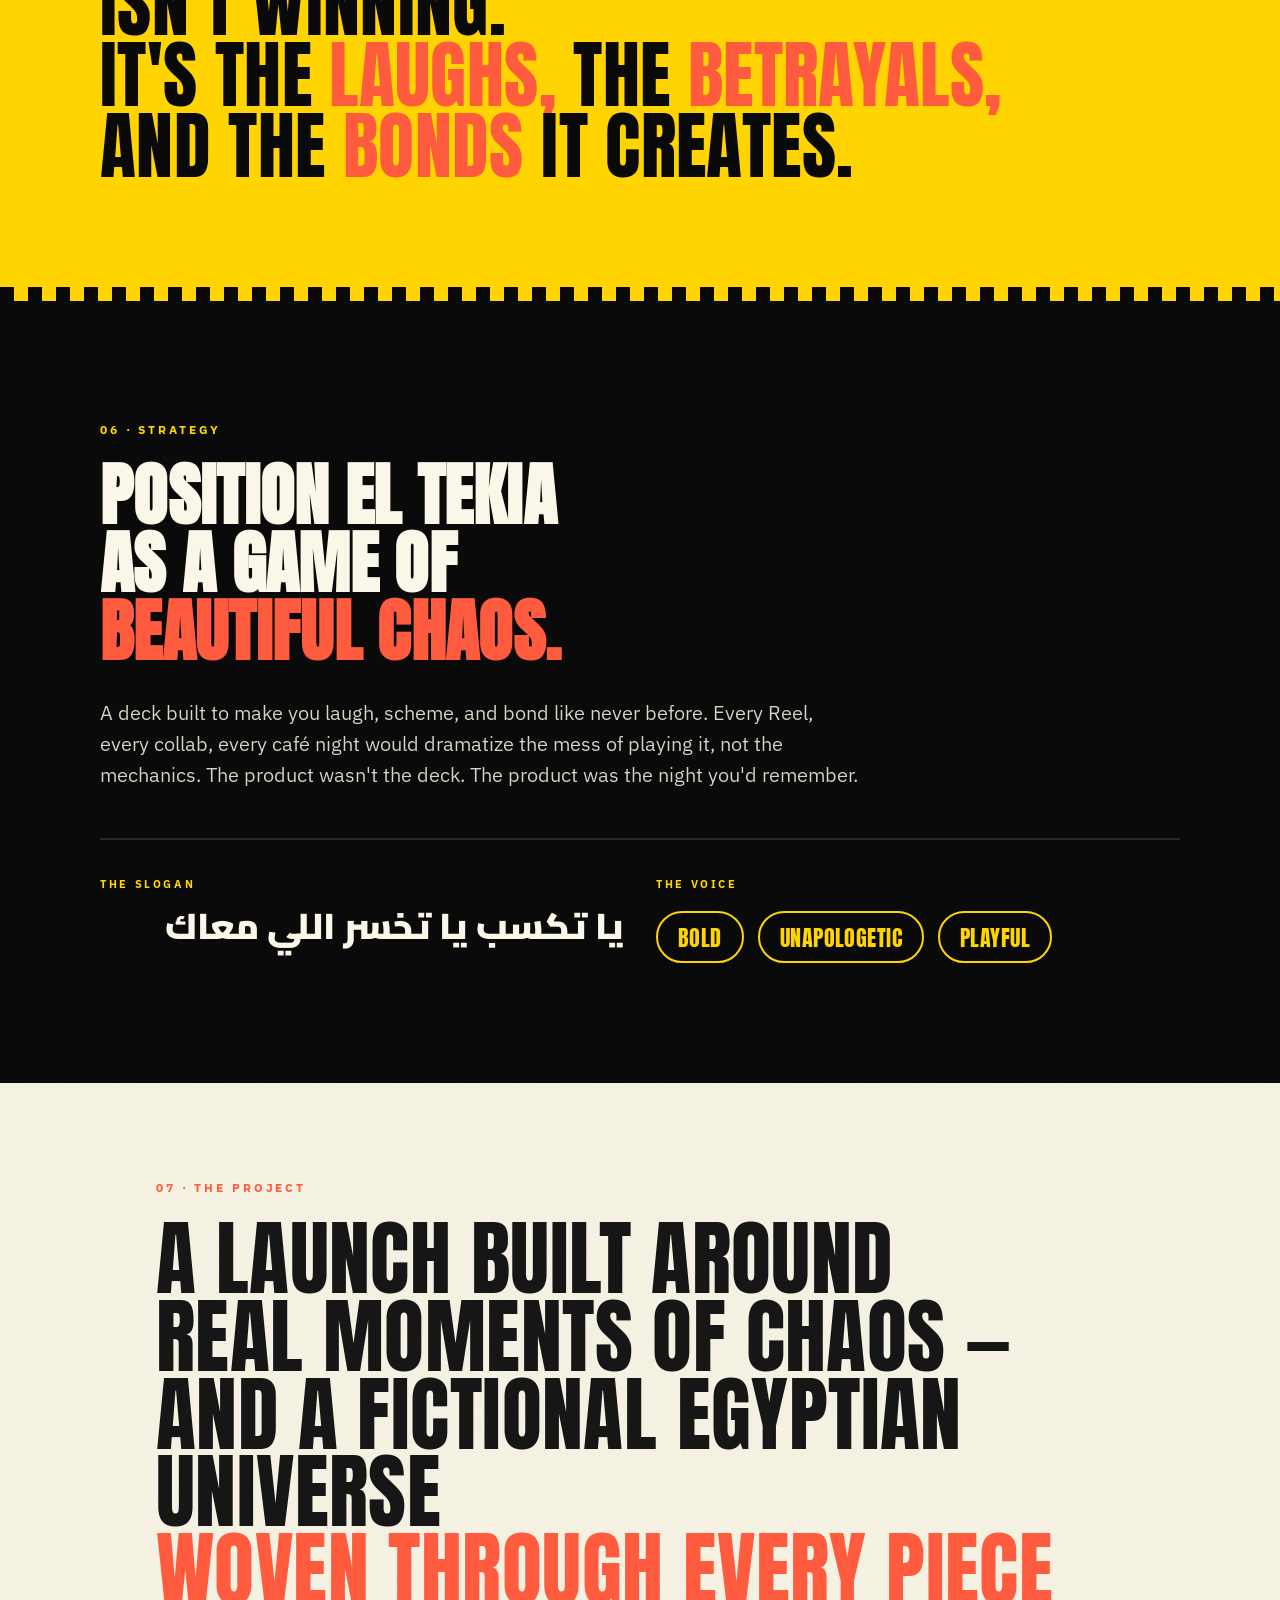
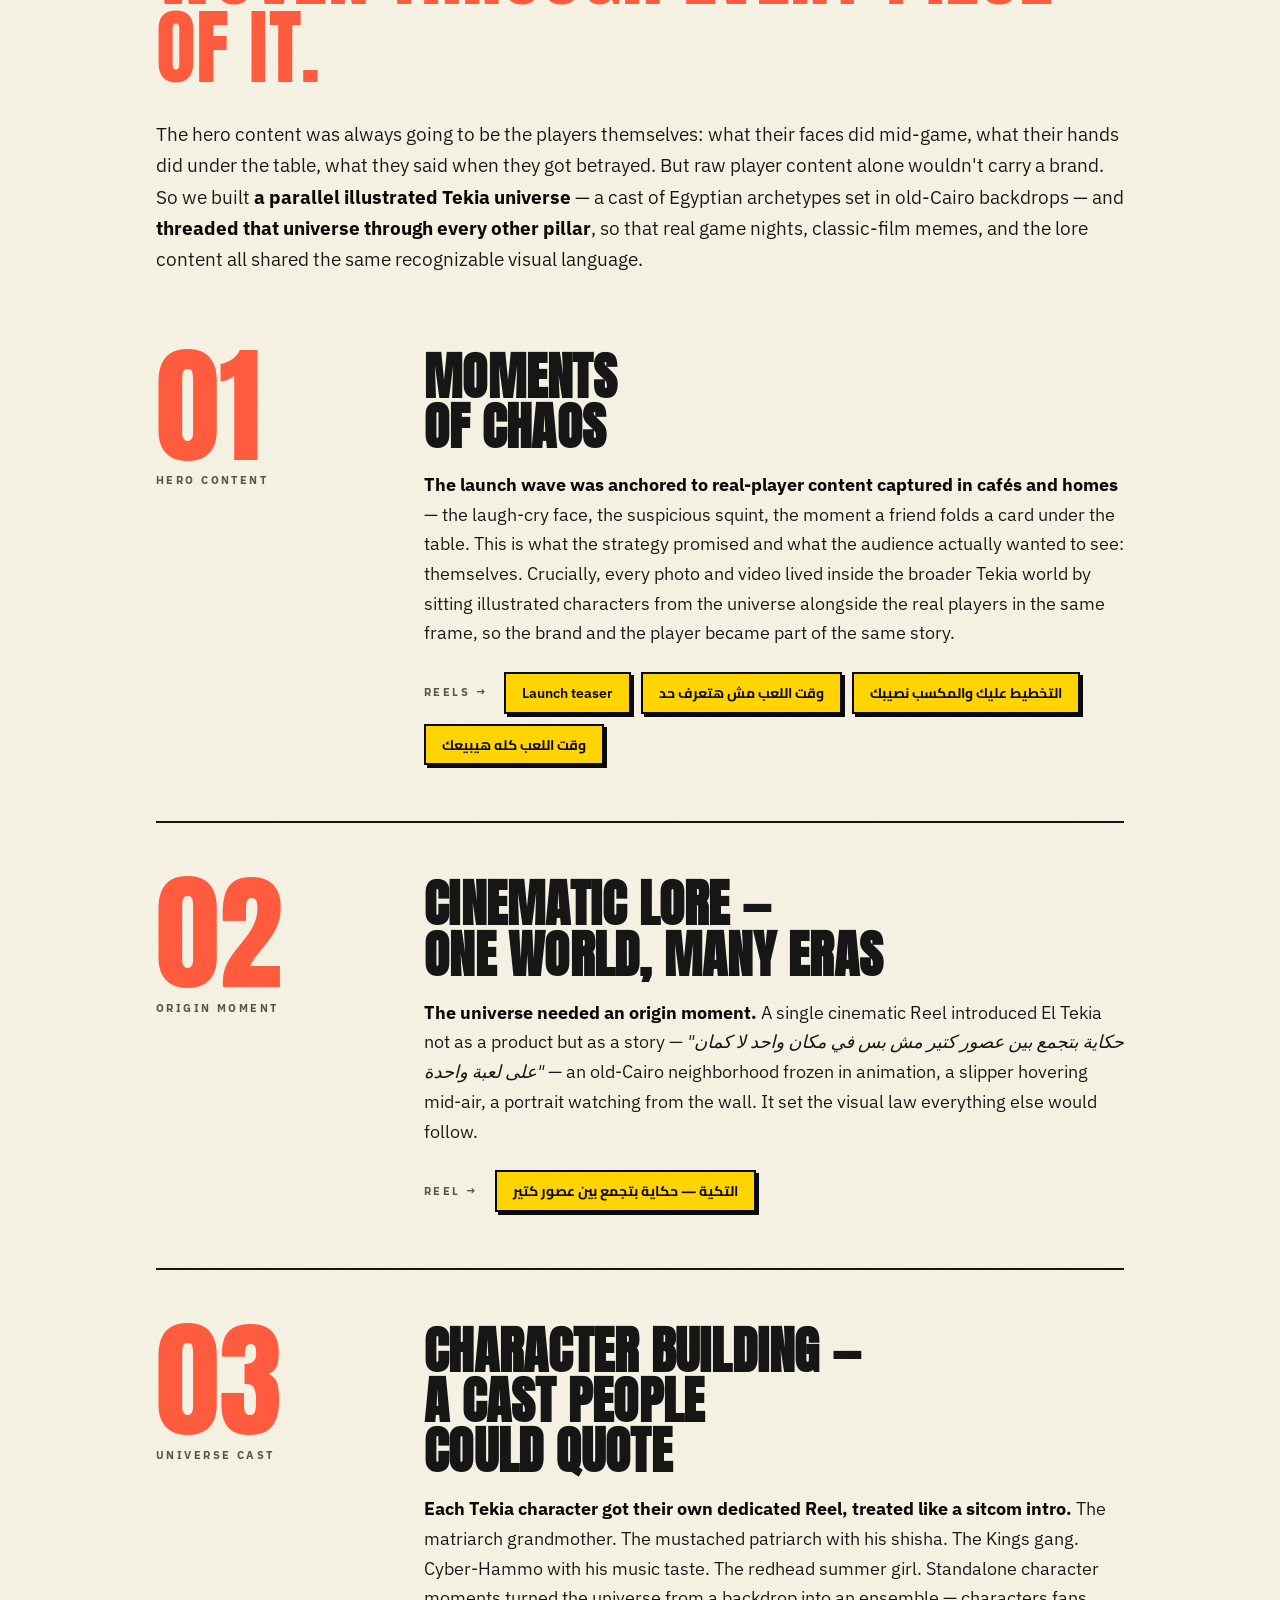
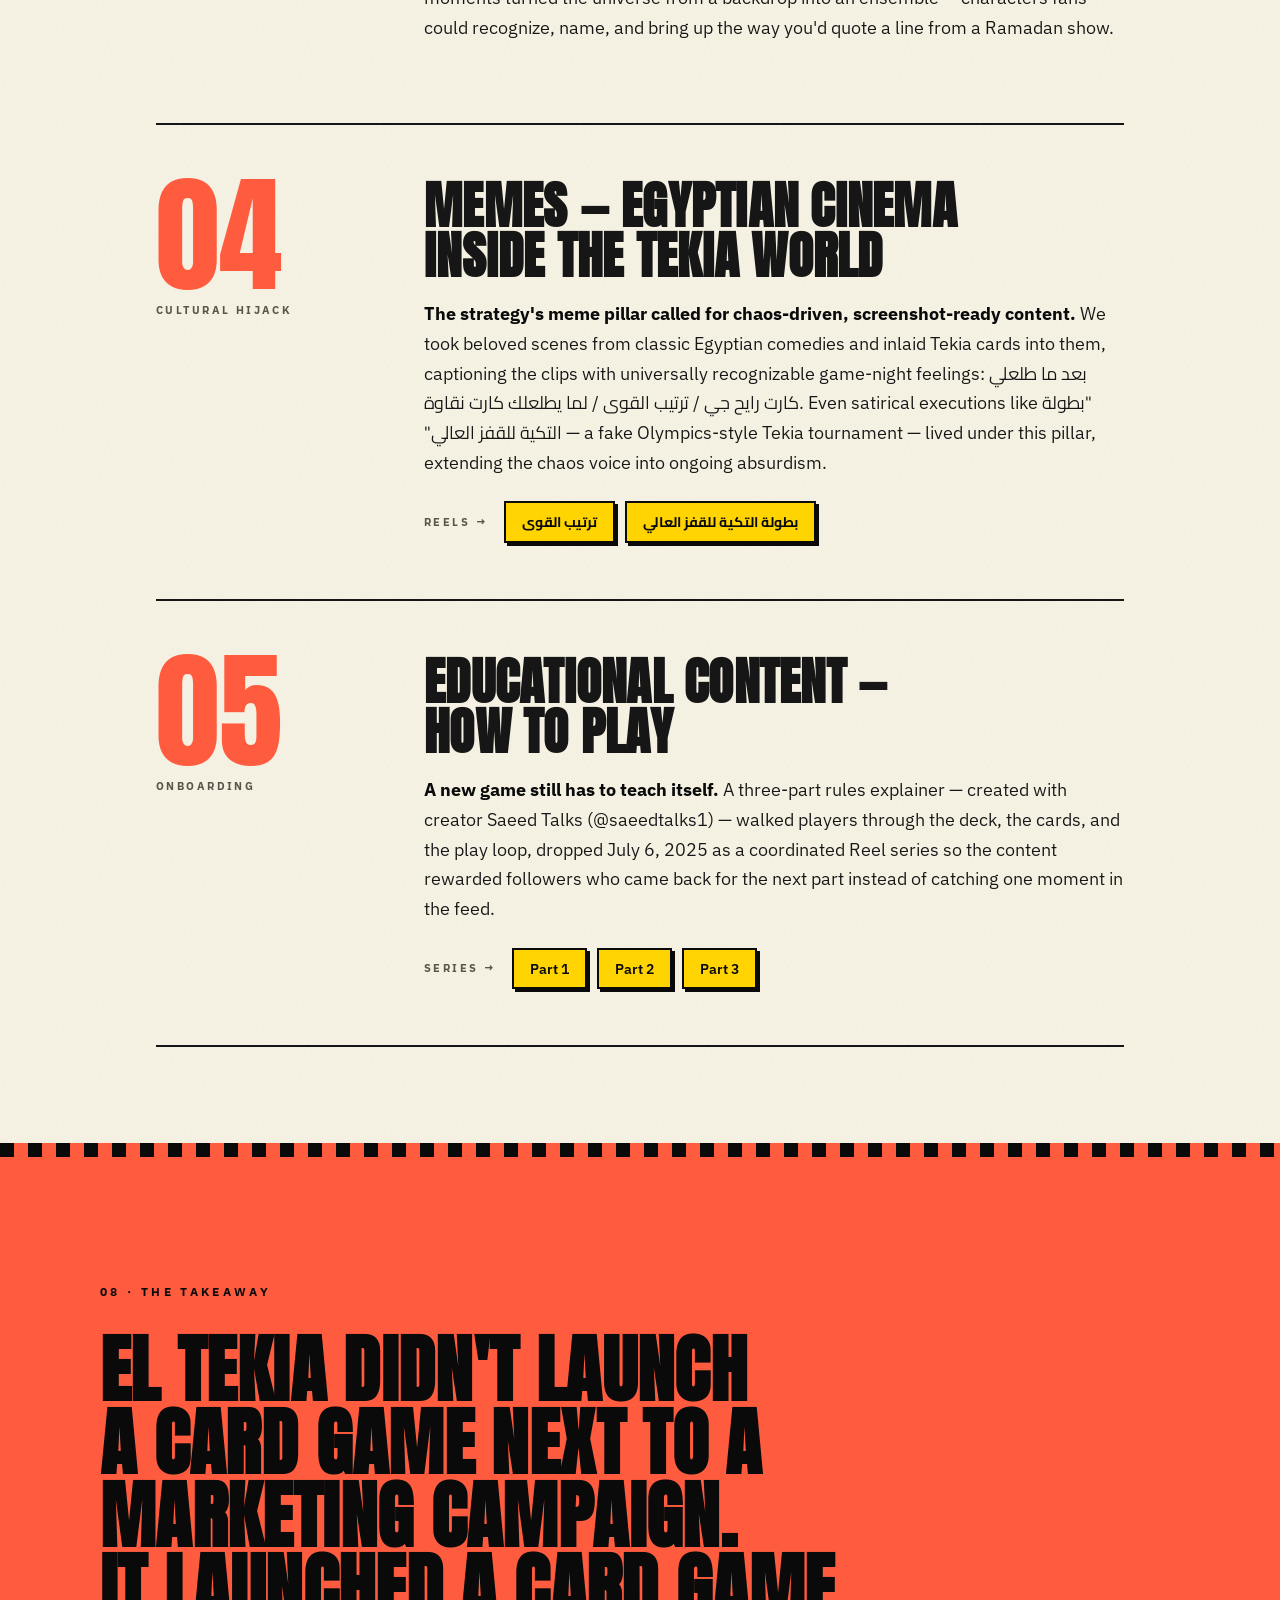
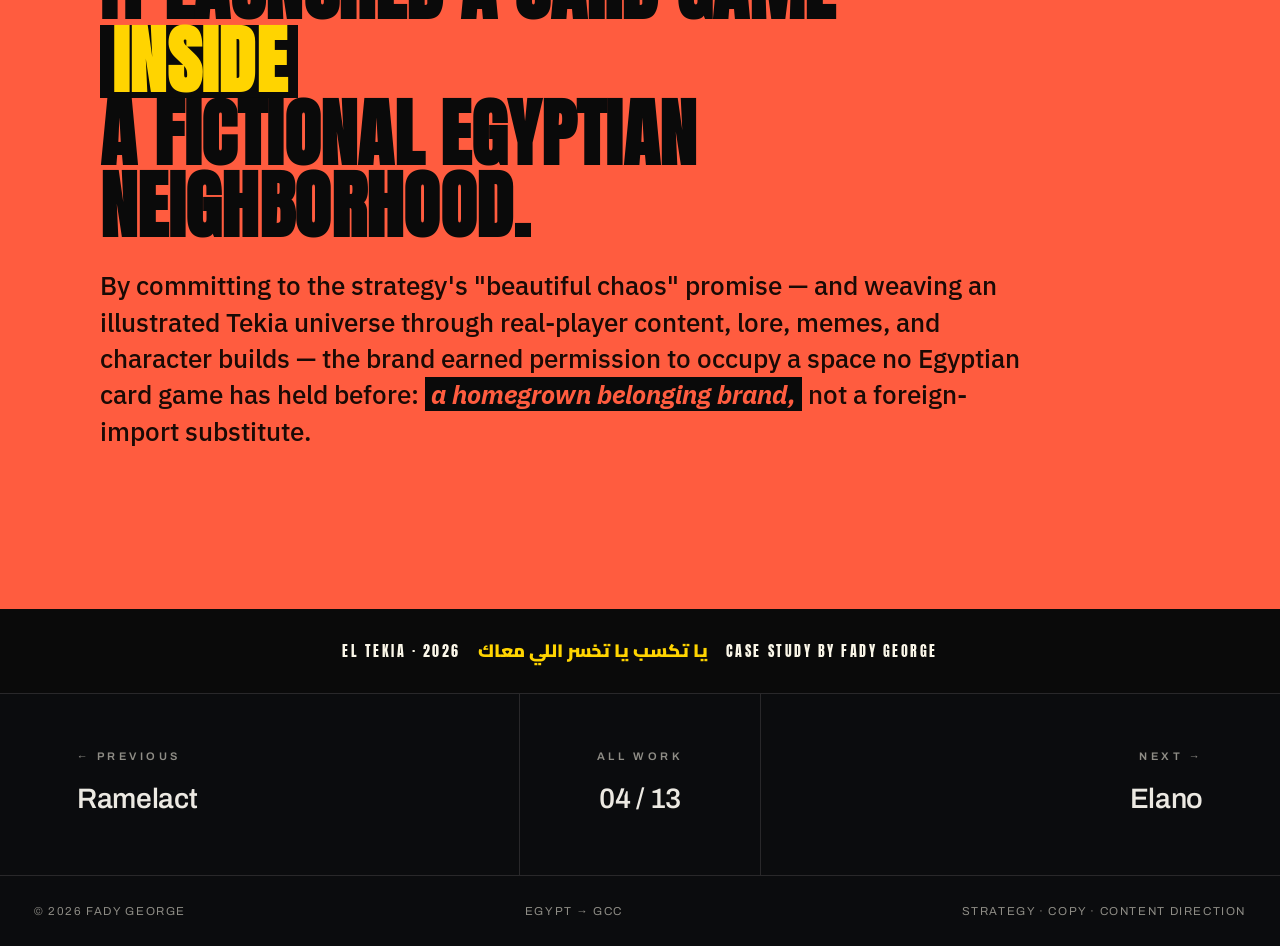
<file: work/eltekia-launching/index.html>
<!doctype html>
<html lang="en">
<head>
<meta charset="utf-8">
<meta name="viewport" content="width=device-width, initial-scale=1">
<title>Eltekia Launching Campaign — Fady George</title>
<meta name="description" content="El Tekia case study by Fady George — Card Game · Brand Launch.">
<meta property="og:title" content="Eltekia Launching Campaign — Fady George">
<meta property="og:description" content="El Tekia case study by Fady George — Card Game · Brand Launch.">
<link rel="canonical" href="https://fadystudio.github.io/work/eltekia-launching/">
<meta name="author" content="Fady George">
<meta name="theme-color" content="#0b0c0e">
<meta property="og:url" content="https://fadystudio.github.io/work/eltekia-launching/">
<meta property="og:type" content="article">
<meta property="og:site_name" content="Fady George">
<meta property="og:image" content="https://fadystudio.github.io/assets/eltekia-launching/frame-02.jpg">
<meta property="og:image:alt" content="El Tekia case study by Fady George — Card Game · Brand Launch.">
<meta name="twitter:card" content="summary_large_image">
<meta name="twitter:title" content="Eltekia Launching Campaign — Fady George">
<meta name="twitter:description" content="El Tekia case study by Fady George — Card Game · Brand Launch.">
<meta name="twitter:image" content="https://fadystudio.github.io/assets/eltekia-launching/frame-02.jpg">
<link rel="icon" href="data:image/svg+xml,%3Csvg xmlns='http://www.w3.org/2000/svg' viewBox='0 0 32 32'%3E%3Crect width='32' height='32' rx='7' fill='%230b0c0e'/%3E%3Ctext x='16' y='22' font-family='Arial' font-size='16' font-weight='800' fill='%23ece9e2' text-anchor='middle'%3EFG%3C/text%3E%3C/svg%3E">
<link rel="stylesheet" href="../../styles.css">
</head>
<body>
<header class="site solid">
  <a class="wordmark" href="../../index.html">Fady George<span> ®</span></a>
  <nav class="pill" aria-label="Main"><a href="../../index.html">Home</a><a class="on" href="../../index.html#work">Work</a><a href="../../index.html#about">About</a><a href="../../index.html#contact">Contact</a></nav>
  <div class="head-right">
    <span class="avail">Available for briefs</span>
    <a class="btn" href="mailto:fady.career@gmail.com">Let's talk</a>
  </div>
</header>

<main class="case-body embed-media">
  <div style="padding-top:14vh"><div class="label">El Tekia — The Work</div>
  <h2 style="font-size:clamp(28px,3.6vw,52px); font-weight:480; letter-spacing:-.02em; margin-top:14px">Films &amp; stills <em class="acc">from the campaign</em></h2></div>
<div class="films"><figure><video controls preload="metadata" playsinline src="../../assets/eltekia-launching/video-01-720p.mp4"></video><figcaption>The campaign film</figcaption></figure></div>
<div class="plates grid2"><figure><img src="../../assets/eltekia-launching/frame-01.jpg" alt="Eltekia Launching Campaign — campaign visual 1" loading="lazy"><figcaption>Still 01</figcaption></figure>
<figure><img src="../../assets/eltekia-launching/frame-02.jpg" alt="Eltekia Launching Campaign — campaign visual 2" loading="lazy"><figcaption>Still 02</figcaption></figure>
<figure><img src="../../assets/eltekia-launching/frame-03.jpg" alt="Eltekia Launching Campaign — campaign visual 3" loading="lazy"><figcaption>Still 03</figcaption></figure>
<figure><img src="../../assets/eltekia-launching/frame-04.jpg" alt="Eltekia Launching Campaign — campaign visual 4" loading="lazy"><figcaption>Still 04</figcaption></figure></div>
  <div style="padding:6vh 0 8vh; text-align:center"><div class="label">↓ The full case study</div></div>
</main>
<div class="embed-case">
<!-- El Tekia — Beautiful Chaos in a Deck | Case Study | Paste this into a Wix HTML element -->  
<!-- Suggested iframe height in Wix: 4400px desktop. Mobile auto-adjusts. -->

<style>  
@import url('https://fonts.googleapis.com/css2?family=Anton&family=Bebas+Neue&family=IBM+Plex+Sans:wght@300;400;500;600;700&family=Cairo:wght@400;600;700;900&display=swap');

.tekia-case * { box-sizing: border-box; margin: 0; padding: 0; }

.tekia-case {  
  --yellow: #FFD400;  
  --yellow-deep: #F2C200;  
  --coral: #FF5C3F;  
  --black: #0A0A0A;  
  --paper: #FAF6E8;  
  --ink: #161616;  
  --muted: #5A554A;

  font-family: 'IBM Plex Sans', system-ui, -apple-system, sans-serif;  
  color: var(--ink);  
  background: var(--paper);  
  line-height: 1.55;  
  -webkit-font-smoothing: antialiased;  
  -moz-osx-font-smoothing: grayscale;  
  width: 100%;  
  overflow-x: hidden;  
  position: relative;  
}

.tekia-case::before {  
  content: "";  
  position: absolute;  
  inset: 0;  
  background-image: url("data:image/svg+xml;utf8,<svg xmlns='http://www.w3.org/2000/svg' width='200' height='200'><filter id='n'><feTurbulence type='fractalNoise' baseFrequency='0.85' numOctaves='2' seed='3'/><feColorMatrix values='0 0 0 0 0 0 0 0 0 0 0 0 0 0 0 0 0 0 0.06 0'/></filter><rect width='200' height='200' filter='url(%23n)'/></svg>");  
  pointer-events: none;  
  opacity: 0.7;  
  z-index: 1;  
  mix-blend-mode: multiply;  
}

.tekia-case > * { position: relative; z-index: 2; }

.tekia-case .display {  
  font-family: 'Anton', 'Bebas Neue', 'Impact', sans-serif;  
  font-weight: 400;  
  letter-spacing: 0.005em;  
  line-height: 0.92;  
  text-transform: uppercase;  
}

.tekia-case .ar {  
  font-family: 'Cairo', 'Tajawal', system-ui, sans-serif;  
  direction: rtl;  
  unicode-bidi: bidi-override;  
}

.tekia-case .ar-inline {  
  font-family: 'Cairo', 'Tajawal', system-ui, sans-serif;  
  direction: rtl;  
  unicode-bidi: embed;  
}

.tekia-case .eyebrow {  
  font-size: 12px;  
  letter-spacing: 0.24em;  
  text-transform: uppercase;  
  font-weight: 700;  
  color: var(--coral);  
  margin-bottom: 22px;  
  font-family: 'IBM Plex Sans', sans-serif;  
}

.tekia-case .section {  
  padding: 96px 56px;  
  max-width: 1080px;  
  margin: 0 auto;  
}

.tekia-case .divider-rule {  
  height: 2px;  
  background: var(--ink);  
  max-width: 1080px;  
  margin: 0 auto;  
  opacity: 0.85;  
}

.tekia-case .divider-card {  
  max-width: 1080px;  
  margin: 0 auto;  
  text-align: center;  
  padding: 32px 0;  
  font-family: 'Anton', sans-serif;  
  font-size: 38px;  
  letter-spacing: 0.02em;  
  color: var(--coral);  
  position: relative;  
}

.tekia-case .divider-card::before,  
.tekia-case .divider-card::after {  
  content: "";  
  display: inline-block;  
  width: 60px;  
  height: 2px;  
  background: var(--coral);  
  vertical-align: middle;  
  margin: 0 18px;  
}

.tekia-case strong { font-weight: 700; color: var(--black); }

.tekia-case p {  
  font-size: 19px;  
  line-height: 1.65;  
  margin-bottom: 20px;  
  color: var(--ink);  
}

/* ============================ HERO ============================ */  
.tekia-case .hero-block {  
  background: var(--black);  
  color: var(--paper);  
  padding: 72px 56px 88px;  
  position: relative;  
  overflow: hidden;  
}

.tekia-case .hero-block::after {  
  content: "";  
  position: absolute;  
  bottom: 0;  
  left: 0;  
  right: 0;  
  height: 14px;  
  background-image: linear-gradient(90deg, var(--yellow) 50%, transparent 50%);  
  background-size: 28px 14px;  
}

.tekia-case .hero-stripe {  
  position: absolute;  
  top: 32px;  
  right: -80px;  
  background: var(--coral);  
  color: var(--black);  
  padding: 10px 100px 10px 40px;  
  font-family: 'Anton', sans-serif;  
  font-size: 13px;  
  letter-spacing: 0.32em;  
  transform: rotate(34deg);  
  text-transform: uppercase;  
  font-weight: 400;  
  z-index: 3;  
}

.tekia-case .hero-inner {  
  max-width: 1080px;  
  margin: 0 auto;  
  position: relative;  
}

.tekia-case .hero-meta {  
  font-size: 12px;  
  letter-spacing: 0.28em;  
  text-transform: uppercase;  
  font-weight: 700;  
  color: var(--yellow);  
  margin-bottom: 44px;  
  font-family: 'IBM Plex Sans', sans-serif;  
}

.tekia-case .hero-title {  
  font-family: 'Anton', sans-serif;  
  font-size: clamp(72px, 11vw, 156px);  
  line-height: 0.88;  
  letter-spacing: 0.005em;  
  margin-bottom: 28px;  
  text-transform: uppercase;  
}

.tekia-case .hero-title .accent {  
  color: var(--yellow);  
  display: inline-block;  
}

.tekia-case .hero-title .strike {  
  color: var(--coral);  
  display: inline-block;  
  position: relative;  
}

.tekia-case .hero-sub {  
  font-family: 'IBM Plex Sans', sans-serif;  
  font-size: 22px;  
  line-height: 1.45;  
  max-width: 640px;  
  color: #D9D5C8;  
  font-weight: 300;  
  margin-top: 12px;  
}

.tekia-case .hero-slogan {  
  margin-top: 56px;  
  display: inline-block;  
  background: var(--yellow);  
  color: var(--black);  
  padding: 14px 26px 12px;  
  font-family: 'Cairo', sans-serif;  
  font-weight: 900;  
  font-size: 28px;  
  direction: rtl;  
  letter-spacing: 0;  
  transform: rotate(-1.5deg);  
  border: 3px solid var(--black);  
  box-shadow: 6px 6px 0 var(--coral);  
}

/* ============================ SECTION HEADERS ============================ */  
.tekia-case h2.section-h {  
  font-family: 'Anton', sans-serif;  
  font-size: clamp(48px, 6.4vw, 88px);  
  font-weight: 400;  
  letter-spacing: 0.005em;  
  line-height: 0.95;  
  margin-bottom: 32px;  
  text-transform: uppercase;  
}

.tekia-case .declarative {  
  font-family: 'IBM Plex Sans', sans-serif;  
  font-size: clamp(24px, 2.6vw, 32px);  
  line-height: 1.25;  
  font-weight: 600;  
  margin-bottom: 32px;  
  letter-spacing: -0.01em;  
  color: var(--black);  
  max-width: 920px;  
}

.tekia-case .declarative .hl {  
  background: linear-gradient(180deg, transparent 60%, var(--yellow) 60%);  
  padding: 0 4px;  
}

/* ============================ INSIGHT PANEL (yellow inversion) ============================ */  
.tekia-case .insight-panel {  
  background: var(--yellow);  
  color: var(--black);  
  padding: 120px 56px;  
  position: relative;  
  overflow: hidden;  
}

.tekia-case .insight-panel::before {  
  content: "";  
  position: absolute;  
  top: 0;  
  left: 0;  
  right: 0;  
  height: 14px;  
  background-image: linear-gradient(90deg, var(--black) 50%, transparent 50%);  
  background-size: 28px 14px;  
}

.tekia-case .insight-panel::after {  
  content: "";  
  position: absolute;  
  bottom: 0;  
  left: 0;  
  right: 0;  
  height: 14px;  
  background-image: linear-gradient(90deg, var(--black) 50%, transparent 50%);  
  background-size: 28px 14px;  
}

.tekia-case .insight-inner {  
  max-width: 1080px;  
  margin: 0 auto;  
}

.tekia-case .insight-inner .eyebrow {  
  color: var(--coral);  
}

.tekia-case .insight-statement {  
  font-family: 'Anton', sans-serif;  
  font-size: clamp(40px, 5.8vw, 84px);  
  line-height: 0.96;  
  letter-spacing: 0.005em;  
  text-transform: uppercase;  
  font-weight: 400;  
  max-width: 1000px;  
}

.tekia-case .insight-statement em {  
  color: var(--coral);  
  font-style: normal;  
}

/* ============================ STRATEGY PANEL (black inversion) ============================ */  
.tekia-case .strategy-panel {  
  background: var(--black);  
  color: var(--paper);  
  padding: 120px 56px;  
  position: relative;  
}

.tekia-case .strategy-inner {  
  max-width: 1080px;  
  margin: 0 auto;  
}

.tekia-case .strategy-inner .eyebrow { color: var(--yellow); }

.tekia-case .strategy-headline {  
  font-family: 'Anton', sans-serif;  
  font-size: clamp(40px, 5.4vw, 78px);  
  line-height: 0.98;  
  letter-spacing: 0.005em;  
  text-transform: uppercase;  
  margin-bottom: 32px;  
}

.tekia-case .strategy-headline .accent { color: var(--coral); }

.tekia-case .strategy-pillars {  
  display: grid;  
  grid-template-columns: 1fr 1fr;  
  gap: 32px;  
  margin-top: 48px;  
  padding-top: 36px;  
  border-top: 2px solid #2a2a2a;  
}

.tekia-case .pillar-card {  
  padding: 0;  
}

.tekia-case .pillar-label {  
  font-family: 'IBM Plex Sans', sans-serif;  
  font-size: 11px;  
  letter-spacing: 0.24em;  
  text-transform: uppercase;  
  color: var(--yellow);  
  font-weight: 700;  
  margin-bottom: 12px;  
}

.tekia-case .pillar-value {  
  font-family: 'Anton', sans-serif;  
  font-size: 40px;  
  letter-spacing: 0.01em;  
  line-height: 1;  
  text-transform: uppercase;  
}

.tekia-case .pillar-value.ar {  
  font-family: 'Cairo', sans-serif;  
  font-weight: 900;  
  font-size: 36px;  
  letter-spacing: 0;  
  line-height: 1.2;  
}

.tekia-case .voice-row {  
  display: flex;  
  flex-wrap: wrap;  
  gap: 14px;  
  margin-top: 18px;  
}

.tekia-case .voice-tag {  
  font-family: 'Anton', sans-serif;  
  font-size: 22px;  
  letter-spacing: 0.02em;  
  padding: 8px 20px 6px;  
  border: 2px solid var(--yellow);  
  color: var(--yellow);  
  text-transform: uppercase;  
  border-radius: 999px;  
}

/* ============================ AUDIENCE BLOCK ============================ */  
.tekia-case .audience-label {  
  display: inline-block;  
  background: var(--coral);  
  color: var(--paper);  
  font-family: 'Anton', sans-serif;  
  font-size: clamp(34px, 4.4vw, 60px);  
  letter-spacing: 0.005em;  
  text-transform: uppercase;  
  padding: 14px 26px 10px;  
  margin-bottom: 28px;  
  transform: rotate(-1deg);  
  box-shadow: 6px 6px 0 var(--black);  
}

.tekia-case .behind-block {  
  margin-top: 48px;  
  padding: 32px 36px;  
  background: var(--paper);  
  border: 2px solid var(--ink);  
  position: relative;  
}

.tekia-case .behind-tape {  
  position: absolute;  
  top: -14px;  
  left: 30px;  
  background: var(--yellow);  
  color: var(--black);  
  padding: 6px 14px;  
  font-family: 'Anton', sans-serif;  
  font-size: 14px;  
  letter-spacing: 0.18em;  
  text-transform: uppercase;  
  transform: rotate(-1.5deg);  
  border: 2px solid var(--ink);  
}

.tekia-case .behind-list {  
  list-style: none;  
  padding: 0;  
  margin: 8px 0 18px;  
}

.tekia-case .behind-list li {  
  position: relative;  
  padding: 10px 0 10px 28px;  
  font-size: 17px;  
  line-height: 1.55;  
  border-bottom: 1px dashed rgba(0,0,0,0.15);  
}

.tekia-case .behind-list li:last-child { border-bottom: none; }

.tekia-case .behind-list li::before {  
  content: "✕";  
  position: absolute;  
  left: 0;  
  top: 10px;  
  color: var(--coral);  
  font-weight: 700;  
  font-size: 14px;  
}

.tekia-case .method-tag {  
  font-size: 13px;  
  font-weight: 600;  
  letter-spacing: 0.16em;  
  color: var(--muted);  
  text-transform: uppercase;  
  margin-top: 10px;  
}

.tekia-case .pull-quote {  
  margin: 36px 0;  
  padding: 26px 30px;  
  background: var(--black);  
  color: var(--paper);  
  position: relative;  
  border-left: 6px solid var(--yellow);  
}

.tekia-case .pull-quote .pq-label {  
  font-family: 'Anton', sans-serif;  
  font-size: 16px;  
  letter-spacing: 0.18em;  
  text-transform: uppercase;  
  color: var(--yellow);  
  margin-bottom: 12px;  
}

.tekia-case .pull-quote .pq-text {  
  font-family: 'Cairo', sans-serif;  
  font-weight: 600;  
  font-size: 26px;  
  line-height: 1.55;  
  direction: rtl;  
  text-align: right;  
}

.tekia-case .pull-quote .pq-attribution {  
  font-size: 14px;  
  color: #B0AC9C;  
  margin-top: 12px;  
}

/* ============================ EXEC ROWS (asymmetric) ============================ */  
.tekia-case .exec-row {  
  display: grid;  
  grid-template-columns: 220px 1fr;  
  gap: 48px;  
  padding: 56px 0;  
  border-bottom: 2px solid var(--ink);  
  align-items: start;  
}

.tekia-case .exec-row:first-of-type { border-top: 2px solid var(--ink); }

.tekia-case .exec-num {  
  font-family: 'Anton', sans-serif;  
  font-size: clamp(80px, 10vw, 144px);  
  line-height: 0.85;  
  color: var(--coral);  
  letter-spacing: 0;  
}

.tekia-case .exec-tag {  
  font-size: 11px;  
  letter-spacing: 0.22em;  
  text-transform: uppercase;  
  font-weight: 700;  
  color: var(--muted);  
  margin-top: 12px;  
}

.tekia-case .exec-title {  
  font-family: 'Anton', sans-serif;  
  font-size: clamp(34px, 4vw, 52px);  
  line-height: 0.98;  
  letter-spacing: 0.005em;  
  text-transform: uppercase;  
  margin-bottom: 18px;  
}

.tekia-case .exec-body {  
  font-size: 18px;  
  line-height: 1.65;  
  margin-bottom: 24px;  
  max-width: 720px;  
}

.tekia-case .exec-body strong { color: var(--black); }

.tekia-case .exec-links {  
  display: flex;  
  flex-wrap: wrap;  
  gap: 10px;  
  align-items: center;  
}

.tekia-case .exec-links .links-label {  
  font-size: 11px;  
  letter-spacing: 0.22em;  
  text-transform: uppercase;  
  font-weight: 700;  
  color: var(--muted);  
  margin-right: 6px;  
}

.tekia-case .exec-link {  
  display: inline-block;  
  text-decoration: none;  
  color: var(--black);  
  background: var(--yellow);  
  padding: 9px 16px 7px;  
  font-family: 'IBM Plex Sans', sans-serif;  
  font-size: 14px;  
  font-weight: 600;  
  border: 2px solid var(--black);  
  transition: transform 0.15s ease, box-shadow 0.15s ease;  
  box-shadow: 3px 3px 0 var(--black);  
}

.tekia-case .exec-link:hover {  
  transform: translate(-2px, -2px);  
  box-shadow: 5px 5px 0 var(--coral);  
  background: var(--paper);  
}

.tekia-case .exec-link.ar-link {  
  font-family: 'Cairo', sans-serif;  
  font-weight: 700;  
  direction: rtl;  
}

/* ============================ TAKEAWAY (coral inversion) ============================ */  
.tekia-case .takeaway-panel {  
  background: var(--coral);  
  color: var(--black);  
  padding: 140px 56px;  
  position: relative;  
  overflow: hidden;  
}

.tekia-case .takeaway-panel::before {  
  content: "";  
  position: absolute;  
  top: 0;  
  left: 0;  
  right: 0;  
  height: 14px;  
  background-image: linear-gradient(90deg, var(--black) 50%, transparent 50%);  
  background-size: 28px 14px;  
}

.tekia-case .takeaway-inner {  
  max-width: 1080px;  
  margin: 0 auto;  
}

.tekia-case .takeaway-eyebrow {  
  font-size: 12px;  
  letter-spacing: 0.28em;  
  text-transform: uppercase;  
  font-weight: 700;  
  color: var(--black);  
  margin-bottom: 32px;  
}

.tekia-case .takeaway-line-1 {  
  font-family: 'Anton', sans-serif;  
  font-size: clamp(40px, 5.8vw, 80px);  
  line-height: 0.98;  
  letter-spacing: 0.005em;  
  text-transform: uppercase;  
  margin-bottom: 24px;  
}

.tekia-case .takeaway-line-2 {  
  font-family: 'IBM Plex Sans', sans-serif;  
  font-size: clamp(20px, 2.2vw, 26px);  
  line-height: 1.4;  
  font-weight: 500;  
  color: #1a0a05;  
  max-width: 920px;  
}

.tekia-case .takeaway-line-2 .em {  
  font-style: italic;  
  font-weight: 700;  
  background: var(--black);  
  color: var(--coral);  
  padding: 0 6px;  
}

.tekia-case .footer-strip {  
  background: var(--black);  
  color: var(--paper);  
  text-align: center;  
  padding: 28px 20px;  
  font-family: 'Anton', sans-serif;  
  letter-spacing: 0.18em;  
  font-size: 14px;  
  text-transform: uppercase;  
}

.tekia-case .footer-strip .ar-foot {  
  font-family: 'Cairo', sans-serif;  
  font-weight: 900;  
  letter-spacing: 0;  
  color: var(--yellow);  
  font-size: 18px;  
  margin: 0 12px;  
  direction: rtl;  
}

/* ============================ PROBLEM/CHALLENGE/RESEARCH BLOCKS ============================ */  
.tekia-case .problem-section {  
  padding: 110px 56px 88px;  
  max-width: 1080px;  
  margin: 0 auto;  
}

.tekia-case .three-col-numbers {  
  display: grid;  
  grid-template-columns: repeat(3, 1fr);  
  gap: 24px;  
  margin: 56px 0 40px;  
  padding-top: 40px;  
  border-top: 2px solid var(--ink);  
}

.tekia-case .stat-block .stat-num {  
  font-family: 'Anton', sans-serif;  
  font-size: clamp(56px, 7vw, 96px);  
  line-height: 0.85;  
  color: var(--coral);  
  margin-bottom: 8px;  
}

.tekia-case .stat-block .stat-label {  
  font-size: 13px;  
  letter-spacing: 0.18em;  
  text-transform: uppercase;  
  font-weight: 700;  
  color: var(--muted);  
  line-height: 1.4;  
}

/* ============================ RESPONSIVE ============================ */  
@media (max-width: 760px) {  
  .tekia-case .section,  
  .tekia-case .problem-section,  
  .tekia-case .insight-panel,  
  .tekia-case .strategy-panel,  
  .tekia-case .takeaway-panel,  
  .tekia-case .hero-block { padding-left: 24px; padding-right: 24px; }

  .tekia-case .hero-block { padding-top: 60px; padding-bottom: 70px; }

  .tekia-case .hero-stripe { right: -110px; top: 24px; padding-left: 28px; padding-right: 110px; font-size: 11px; }

  .tekia-case .strategy-pillars { grid-template-columns: 1fr; gap: 28px; }

  .tekia-case .three-col-numbers { grid-template-columns: 1fr; gap: 28px; }

  .tekia-case .exec-row {  
    grid-template-columns: 1fr;  
    gap: 16px;  
    padding: 44px 0;  
  }  
  .tekia-case .exec-num { font-size: 80px; }

  .tekia-case .pull-quote .pq-text { font-size: 22px; }

  .tekia-case .audience-label { font-size: 32px; }

  .tekia-case .divider-card { font-size: 26px; }  
  .tekia-case .divider-card::before,  
  .tekia-case .divider-card::after { width: 30px; margin: 0 10px; }  
}  
</style>

<article class="tekia-case">

  <!-- ====================== HERO ====================== -->  
  <header class="hero-block">  
    <div class="hero-stripe">Case Study · 2026</div>  
    <div class="hero-inner">  
      <div class="hero-meta">Strategist & Creative Director  ·  Brand Launch & Content Activation  ·  H1 2025 — Present</div>  
      <h1 class="hero-title">  
        Beautiful<br>  
        <span class="accent">Chaos</span><br>  
        in a <span class="strike">Deck</span>  
      </h1>  
      <p class="hero-sub">  
        How El Tekia launched as the first homegrown Egyptian card game with the ambition of becoming a household name — by selling belonging, not mechanics.  
      </p>  
      <div class="hero-slogan ar">يا تكسب يا تخسر اللي معاك</div>  
    </div>  
  </header>

  <!-- ====================== PROBLEM ====================== -->  
  <section class="problem-section">  
    <div class="eyebrow">01 · Problem</div>  
    <h2 class="section-h">Egypt has thousands<br>of card games.<br>None of them feel<br><span style="color:var(--coral);">Egyptian.</span></h2>  
    <p>  
      The decks on every Egyptian table — UNO, Skrew, Monopoly Deal — arrived from somewhere else. <strong>El Tekia launched as the first Egyptian-born card game with the ambition of becoming a household name in a category trained on imports.</strong> The product was ready. The question was whether anyone would pick it up over the deck their cousin already owned.  
    </p>  
  </section>

  <div class="divider-card">★  ★  ★</div>

  <!-- ====================== CHALLENGE ====================== -->  
  <section class="section">  
    <div class="eyebrow">02 · Challenge</div>  
    <p class="declarative">  
      How can a brand-new card game <span class="hl">earn a spot at the table</span> on its first invitation?  
    </p>  
  </section>

  <div class="divider-rule"></div>

  <!-- ====================== RESEARCH FINDINGS ====================== -->  
  <section class="section">  
    <div class="eyebrow">03 · Research Findings</div>  
    <h2 class="section-h">The real reason<br>people play games<br>isn't the game.</h2>  
    <p>  
      We started where the deck did: with a simple question — <em>why did anyone play PUBG, Pokémon, or Skrew?</em> The honest answer wasn't fun. It was that <strong>everyone else did.</strong>  
    </p>  
    <p>  
      Games don't sell themselves on mechanics; they spread because they're a way to belong. The reframe followed: El Tekia couldn't be marketed as a better card game, because better card games don't win. It had to be marketed as a way to belong — a shared chaos people would only get if they had the deck.  
    </p>  
  </section>

  <div class="divider-rule"></div>

  <!-- ====================== TARGET AUDIENCE ====================== -->  
  <section class="section">  
    <div class="eyebrow">04 · Target Audience</div>  
    <div class="audience-label">The Group Chat<br>That Plans the Hangout</div>  
    <p>  
      Gen Z and Millennial Egyptians, 17–28, who decide what gets played at the next ahwa night, the next Sahel weekend, the next family iftar. The trendsetters whose adoption pulls everyone else in — the same dynamic that turned PUBG and Skrew into rituals.  
    </p>

    <div class="behind-block">  
      <div class="behind-tape">Behind the Insight</div>  
      <ul class="behind-list">  
        <li>Listened to how friends actually describe their best game nights — and noticed they never describe winning. They describe the betrayal, the shouting, the photo someone took.</li>  
        <li>Sat in board game cafés in Cairo and Alexandria (Monoplay, UNO Board Games Cafe) to watch which decks got pulled off the shelf first and why.</li>  
        <li>Mapped Egyptian "belonging brands" beyond gaming — Koffee Kulture, In Your Shoe, Gazef — and traced what they sell beneath the product. The pattern was consistent: they sell a way to be inside something.</li>  
        <li>Read every comment under existing Egyptian card-game posts to find the moments fans quote, screenshot, and forward.</li>  
      </ul>  
      <div class="method-tag">Desk Research  ·  Café Observation  ·  Social Listening (IG + TikTok)</div>  
    </div>

    <div class="pull-quote">  
      <div class="pq-label">The Picker-Upper</div>  
      <div class="pq-text">"اللعبة بتنتشر لما الجروب يلعبها، مش لما واحد ييجي بيها."</div>  
      <div class="pq-attribution">— Friend group leader, 24, Cairo (paraphrased)</div>  
    </div>

    <div class="pull-quote">  
      <div class="pq-label">The Hesitant Adopter</div>  
      <div class="pq-text">"لو الشلة اشترتها، هتلاقيني أول واحد بيلعب. بس أنا مش هبدأ."</div>  
      <div class="pq-attribution">— Alexandria university student, 21 (paraphrased)</div>  
    </div>  
  </section>

  <!-- ====================== INSIGHT (yellow inversion) ====================== -->  
  <section class="insight-panel">  
    <div class="insight-inner">  
      <div class="eyebrow">05 · Insight</div>  
      <h2 class="insight-statement">  
        The true joy<br>of a card game<br>isn't winning.<br>  
        It's the <em>laughs,</em> the <em>betrayals,</em><br>and the <em>bonds</em> it creates.  
      </h2>  
    </div>  
  </section>

  <!-- ====================== STRATEGY (black inversion) ====================== -->  
  <section class="strategy-panel">  
    <div class="strategy-inner">  
      <div class="eyebrow">06 · Strategy</div>  
      <h2 class="strategy-headline">  
        Position El Tekia<br>as a game of<br><span class="accent">beautiful chaos.</span>  
      </h2>  
      <p style="color:#D9D5C8; font-size: 20px; max-width: 760px; line-height: 1.55;">  
        A deck built to make you laugh, scheme, and bond like never before. Every Reel, every collab, every café night would dramatize the mess of playing it, not the mechanics. The product wasn't the deck. The product was the night you'd remember.  
      </p>

      <div class="strategy-pillars">  
        <div class="pillar-card">  
          <div class="pillar-label">The Slogan</div>  
          <div class="pillar-value ar">يا تكسب يا تخسر اللي معاك</div>  
        </div>  
        <div class="pillar-card">  
          <div class="pillar-label">The Voice</div>  
          <div class="voice-row">  
            <span class="voice-tag">Bold</span>  
            <span class="voice-tag">Unapologetic</span>  
            <span class="voice-tag">Playful</span>  
          </div>  
        </div>  
      </div>  
    </div>  
  </section>

  <!-- ====================== THE PROJECT ====================== -->  
  <section class="section">  
    <div class="eyebrow">07 · The Project</div>  
    <h2 class="section-h">A launch built around<br>real moments of chaos —<br>and a fictional Egyptian universe<br><span style="color:var(--coral);">woven through every piece of it.</span></h2>  
    <p>  
      The hero content was always going to be the players themselves: what their faces did mid-game, what their hands did under the table, what they said when they got betrayed. But raw player content alone wouldn't carry a brand. So we built <strong>a parallel illustrated Tekia universe</strong> — a cast of Egyptian archetypes set in old-Cairo backdrops — and <strong>threaded that universe through every other pillar</strong>, so that real game nights, classic-film memes, and the lore content all shared the same recognizable visual language.  
    </p>

    <!-- Exec 01 — Moments of Chaos (HERO) -->  
    <div class="exec-row">  
      <div>  
        <div class="exec-num">01</div>  
        <div class="exec-tag">Hero Content</div>  
      </div>  
      <div>  
        <h3 class="exec-title">Moments<br>of Chaos</h3>  
        <p class="exec-body">  
          <strong>The launch wave was anchored to real-player content captured in cafés and homes</strong> — the laugh-cry face, the suspicious squint, the moment a friend folds a card under the table. This is what the strategy promised and what the audience actually wanted to see: themselves. Crucially, every photo and video lived inside the broader Tekia world by sitting illustrated characters from the universe alongside the real players in the same frame, so the brand and the player became part of the same story.  
        </p>  
        <div class="exec-links">  
          <span class="links-label">Reels →</span>  
          <a class="exec-link" href="https://www.instagram.com/p/DH1mjlXhath/" target="_blank" rel="noopener">Launch teaser</a>  
          <a class="exec-link ar-link" href="https://www.instagram.com/p/DIKBwbttSzI/" target="_blank" rel="noopener">وقت اللعب مش هتعرف حد</a>  
          <a class="exec-link ar-link" href="https://www.instagram.com/p/DIRupUQtgl4/" target="_blank" rel="noopener">التخطيط عليك والمكسب نصيبك</a>  
          <a class="exec-link ar-link" href="https://www.instagram.com/p/DIZdDuTtpfy/" target="_blank" rel="noopener">وقت اللعب كله هيبيعك</a>  
        </div>  
      </div>  
    </div>

    <!-- Exec 02 — Cinematic Lore -->  
    <div class="exec-row">  
      <div>  
        <div class="exec-num">02</div>  
        <div class="exec-tag">Origin Moment</div>  
      </div>  
      <div>  
        <h3 class="exec-title">Cinematic Lore —<br>One World, Many Eras</h3>  
        <p class="exec-body">  
          <strong>The universe needed an origin moment.</strong> A single cinematic Reel introduced El Tekia not as a product but as a story — <em>"حكاية بتجمع بين عصور كتير مش بس في مكان واحد لا كمان على لعبة واحدة"</em> — an old-Cairo neighborhood frozen in animation, a slipper hovering mid-air, a portrait watching from the wall. It set the visual law everything else would follow.  
        </p>  
        <div class="exec-links">  
          <span class="links-label">Reel →</span>  
          <a class="exec-link ar-link" href="https://www.instagram.com/p/DHl7999qKvH/" target="_blank" rel="noopener">التكية — حكاية بتجمع بين عصور كتير</a>  
        </div>  
      </div>  
    </div>

    <!-- Exec 03 — Character Building -->  
    <div class="exec-row">  
      <div>  
        <div class="exec-num">03</div>  
        <div class="exec-tag">Universe Cast</div>  
      </div>  
      <div>  
        <h3 class="exec-title">Character Building —<br>A Cast People<br>Could Quote</h3>  
        <p class="exec-body">  
          <strong>Each Tekia character got their own dedicated Reel, treated like a sitcom intro.</strong> The matriarch grandmother. The mustached patriarch with his shisha. The Kings gang. Cyber-Hammo with his music taste. The redhead summer girl. Standalone character moments turned the universe from a backdrop into an ensemble — characters fans could recognize, name, and bring up the way you'd quote a line from a Ramadan show.  
        </p>  
      </div>  
    </div>

    <!-- Exec 04 — Memes -->  
    <div class="exec-row">  
      <div>  
        <div class="exec-num">04</div>  
        <div class="exec-tag">Cultural Hijack</div>  
      </div>  
      <div>  
        <h3 class="exec-title">Memes — Egyptian Cinema<br>Inside the Tekia World</h3>  
        <p class="exec-body">  
          <strong>The strategy's meme pillar called for chaos-driven, screenshot-ready content.</strong> We took beloved scenes from classic Egyptian comedies and inlaid Tekia cards into them, captioning the clips with universally recognizable game-night feelings: <span class="ar-inline">بعد ما طلعلي كارت رايح جي</span> / <span class="ar-inline">ترتيب القوى</span> / <span class="ar-inline">لما يطلعلك كارت نقاوة</span>. Even satirical executions like <span class="ar-inline">"بطولة التكية للقفز العالي"</span> — a fake Olympics-style Tekia tournament — lived under this pillar, extending the chaos voice into ongoing absurdism.  
        </p>  
        <div class="exec-links">  
          <span class="links-label">Reels →</span>  
          <a class="exec-link ar-link" href="https://www.instagram.com/p/DL2_bnasKKa/" target="_blank" rel="noopener">ترتيب القوى</a>  
          <a class="exec-link ar-link" href="https://www.instagram.com/p/DNieMvZqgrJ/" target="_blank" rel="noopener">بطولة التكية للقفز العالي</a>  
        </div>  
      </div>  
    </div>

    <!-- Exec 05 — Educational -->  
    <div class="exec-row">  
      <div>  
        <div class="exec-num">05</div>  
        <div class="exec-tag">Onboarding</div>  
      </div>  
      <div>  
        <h3 class="exec-title">Educational Content —<br>How to Play</h3>  
        <p class="exec-body">  
          <strong>A new game still has to teach itself.</strong> A three-part rules explainer — created with creator Saeed Talks (@saeedtalks1) — walked players through the deck, the cards, and the play loop, dropped July 6, 2025 as a coordinated Reel series so the content rewarded followers who came back for the next part instead of catching one moment in the feed.  
        </p>  
        <div class="exec-links">  
          <span class="links-label">Series →</span>  
          <a class="exec-link" href="https://www.instagram.com/p/DLxHRMBggW1/" target="_blank" rel="noopener">Part 1</a>  
          <a class="exec-link" href="https://www.instagram.com/p/DLxIL4_g-aU/" target="_blank" rel="noopener">Part 2</a>  
          <a class="exec-link" href="https://www.instagram.com/p/DLxJx6kgOVa/" target="_blank" rel="noopener">Part 3</a>  
        </div>  
      </div>  
    </div>  
  </section>

  <!-- ====================== TAKEAWAY (coral inversion) ====================== -->  
  <section class="takeaway-panel">  
    <div class="takeaway-inner">  
      <div class="takeaway-eyebrow">08 · The Takeaway</div>  
      <h2 class="takeaway-line-1">  
        El Tekia didn't launch<br>  
        a card game next to a<br>  
        marketing campaign.<br>  
        It launched a card game<br>  
        <span style="background:var(--black); color:var(--yellow); padding: 0 12px; display:inline-block;">inside</span><br>  
        a fictional Egyptian<br>  
        neighborhood.  
      </h2>  
      <p class="takeaway-line-2">  
        By committing to the strategy's "beautiful chaos" promise — and weaving an illustrated Tekia universe through real-player content, lore, memes, and character builds — the brand earned permission to occupy a space no Egyptian card game has held before: <span class="em">a homegrown belonging brand,</span> not a foreign-import substitute.  
      </p>  
    </div>  
  </section>

  <!-- ====================== FOOTER STRIP ====================== -->  
  <div class="footer-strip">  
    El Tekia · 2026 <span class="ar-foot">يا تكسب يا تخسر اللي معاك</span> Case Study by Fady George  
  </div>

</article>  

</div>
<nav class="case-nav">
  <a href="../ramelact-launching/index.html"><span class="label">← Previous</span><b>Ramelact</b></a>
  <a class="all" href="../../index.html#work"><span class="label">All work</span><b>04 / 13</b></a>
  <a class="next" href="../elano-3arfin-mayetak/index.html"><span class="label">Next →</span><b>Elano</b></a>
</nav>
<footer class="site">
  <span>© 2026 Fady George</span>
  <span>Egypt → GCC</span>
  <span>Strategy · Copy · Content Direction</span>
</footer>
<script src="../../main.js"></script>
</body>
</html>
</file>
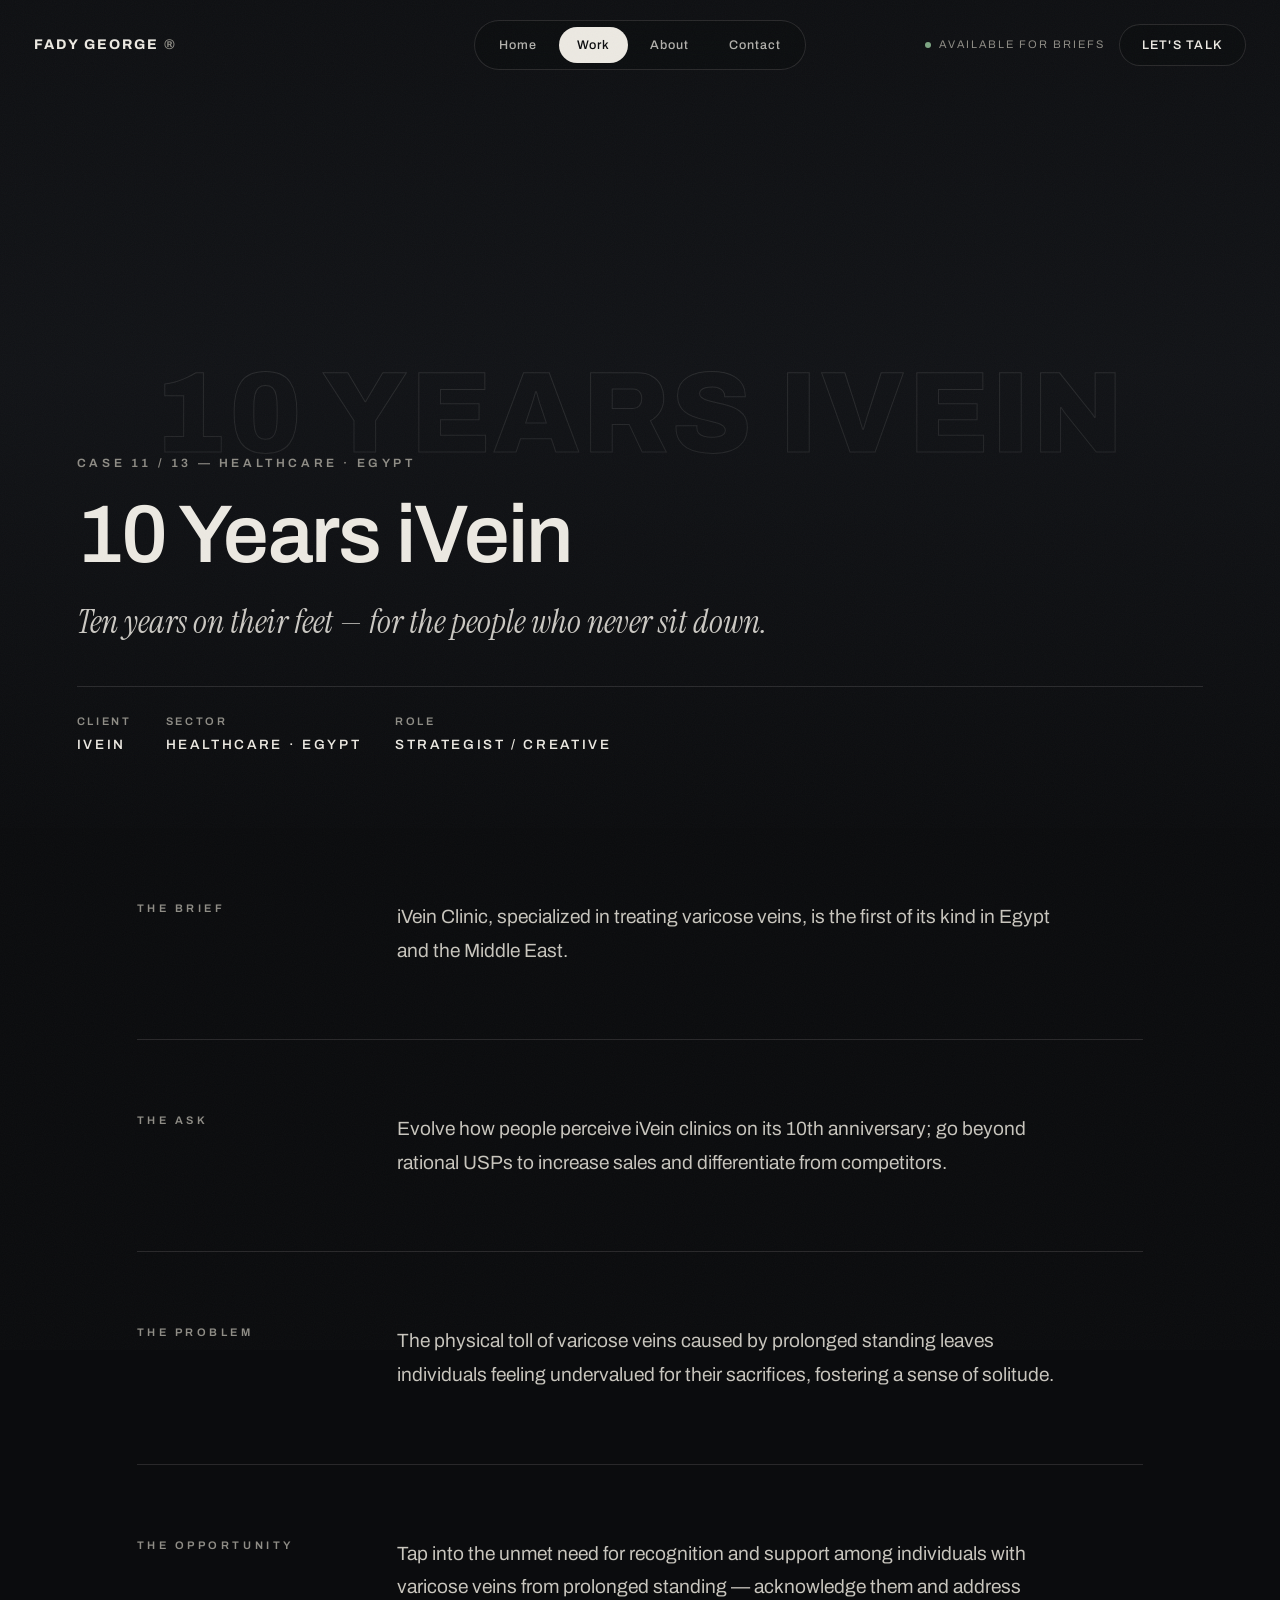
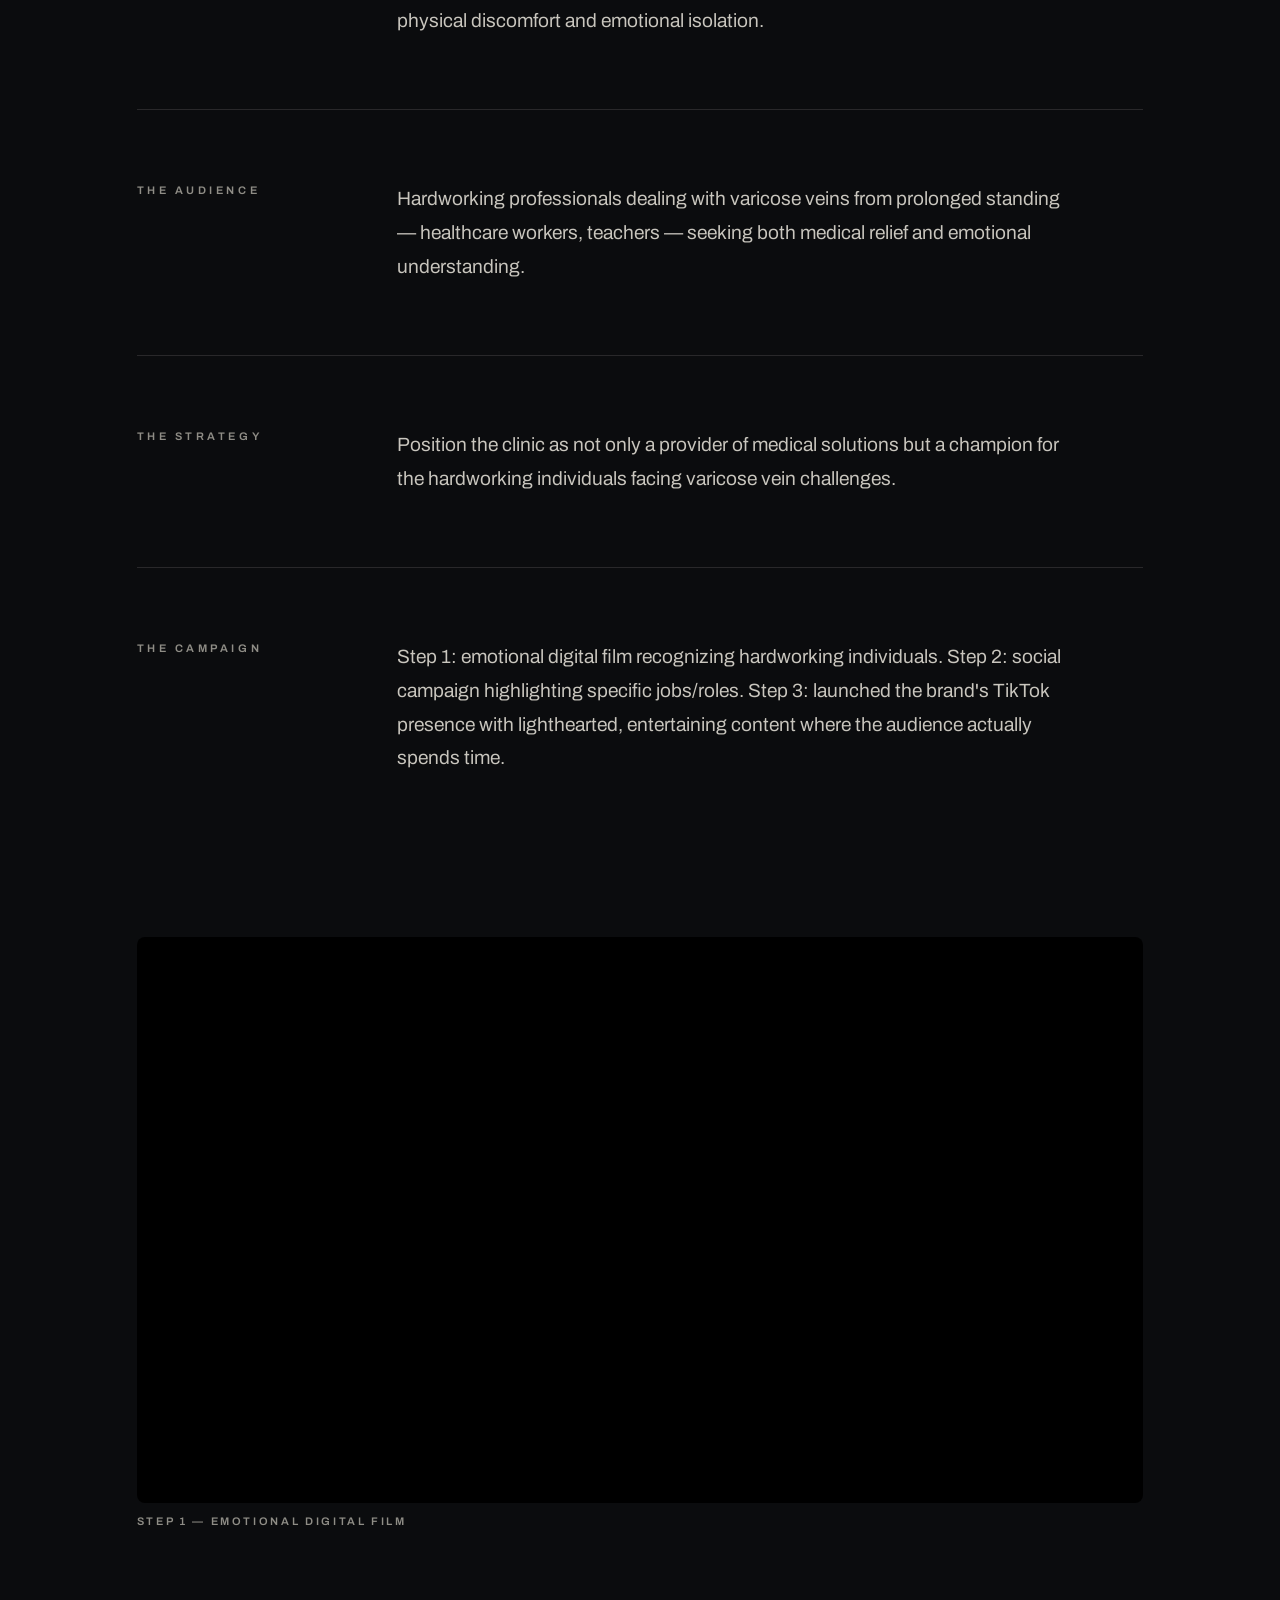
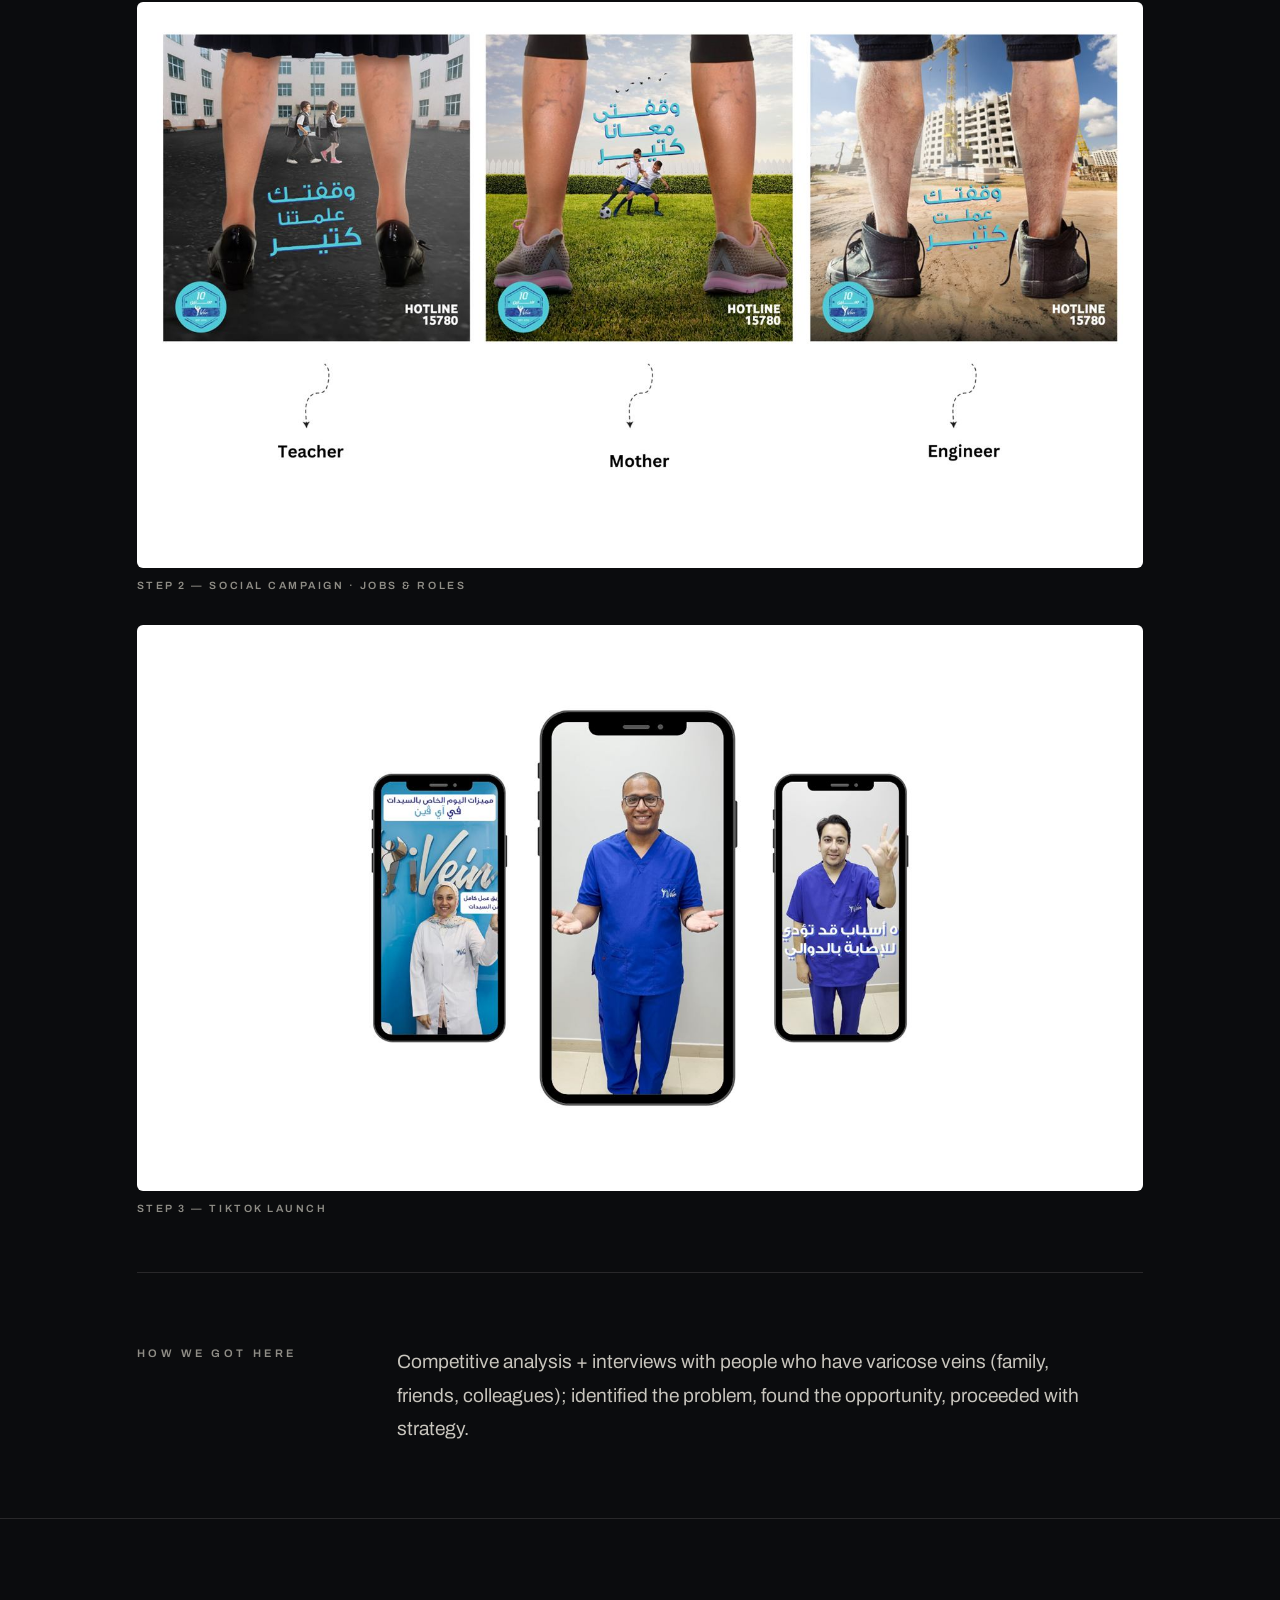
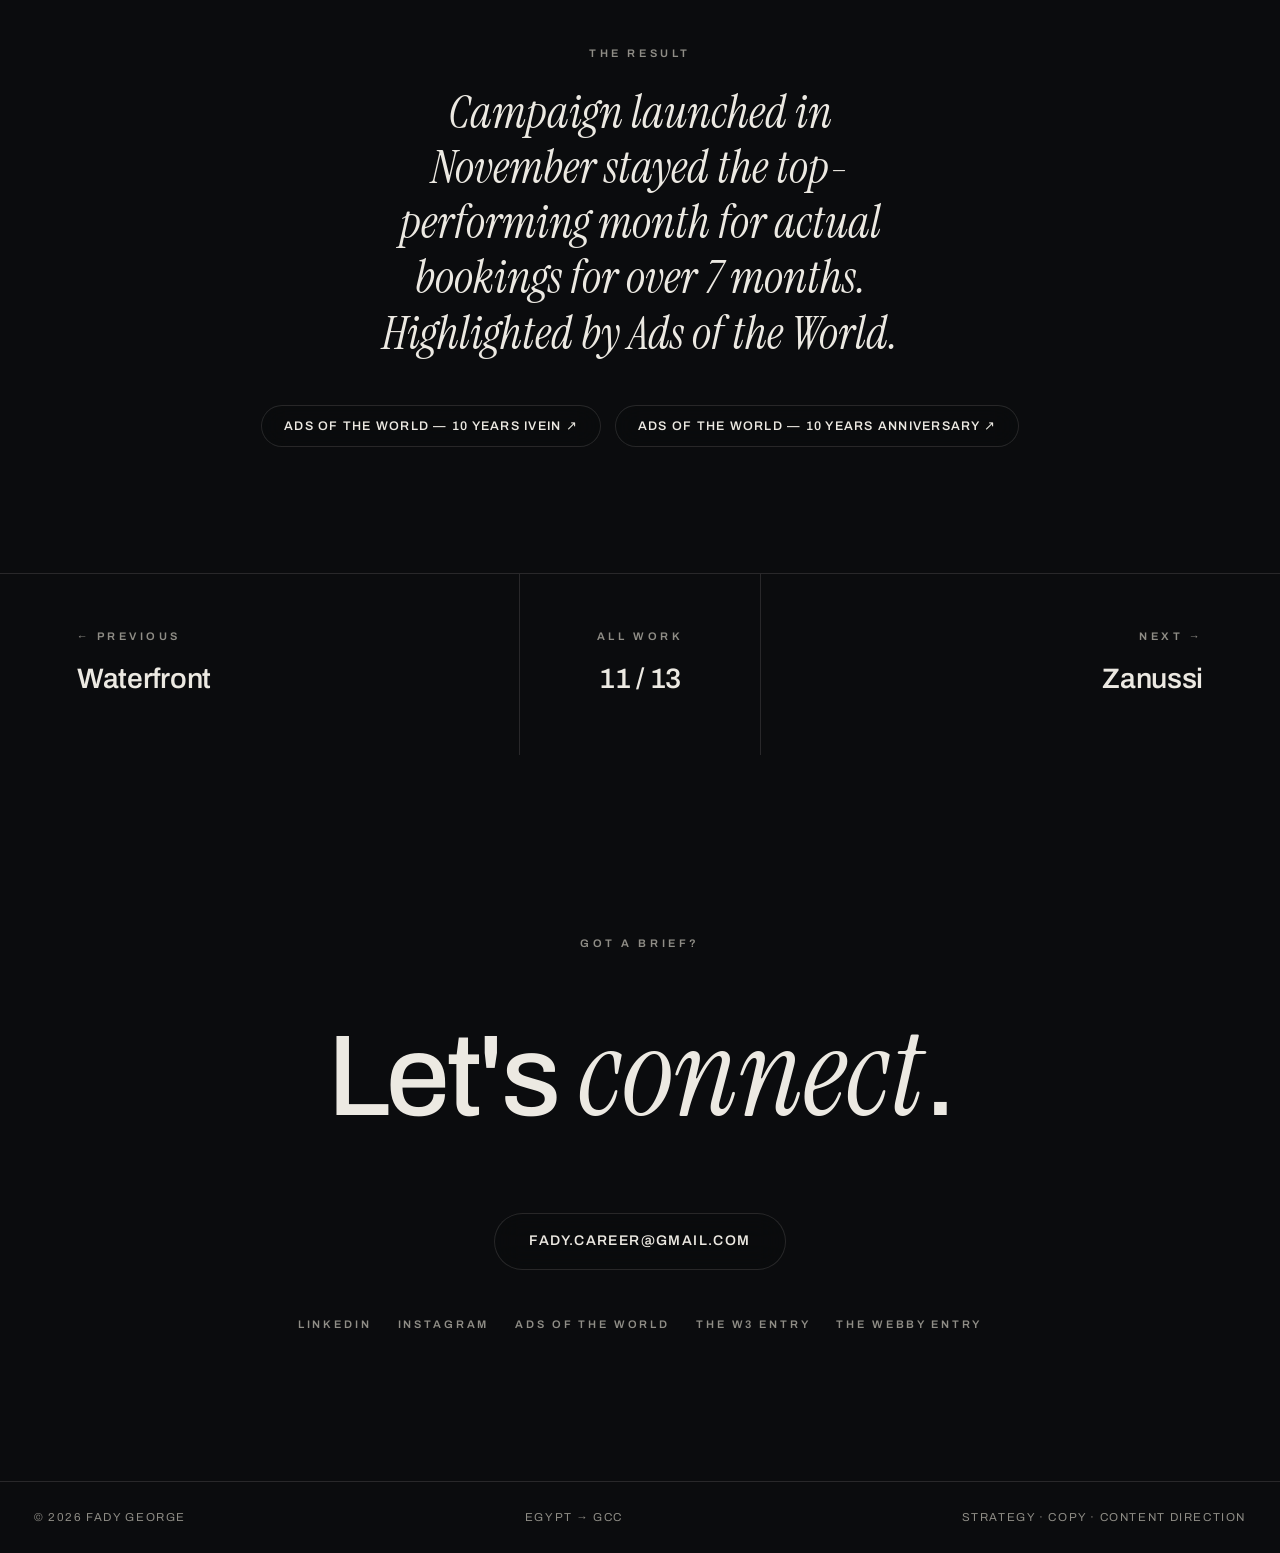
<file: work/ivein-10-years/index.html>
<!doctype html>
<html lang="en">
<head>
<meta charset="utf-8">
<meta name="viewport" content="width=device-width, initial-scale=1">
<title>10 Years iVein — Fady George</title>
<meta name="description" content="iVein case study by Fady George — Healthcare · Egypt.">
<meta property="og:title" content="10 Years iVein — Fady George">
<meta property="og:description" content="iVein case study by Fady George — Healthcare · Egypt.">
<link rel="canonical" href="https://fadystudio.github.io/work/ivein-10-years/">
<meta name="author" content="Fady George">
<meta name="theme-color" content="#0b0c0e">
<meta property="og:url" content="https://fadystudio.github.io/work/ivein-10-years/">
<meta property="og:type" content="article">
<meta property="og:site_name" content="Fady George">
<meta property="og:image" content="https://fadystudio.github.io/assets/ivein-10-years/img-02.jpg">
<meta property="og:image:alt" content="iVein case study by Fady George — Healthcare · Egypt.">
<meta name="twitter:card" content="summary_large_image">
<meta name="twitter:title" content="10 Years iVein — Fady George">
<meta name="twitter:description" content="iVein case study by Fady George — Healthcare · Egypt.">
<meta name="twitter:image" content="https://fadystudio.github.io/assets/ivein-10-years/img-02.jpg">
<link rel="icon" href="data:image/svg+xml,%3Csvg xmlns='http://www.w3.org/2000/svg' viewBox='0 0 32 32'%3E%3Crect width='32' height='32' rx='7' fill='%230b0c0e'/%3E%3Ctext x='16' y='22' font-family='Arial' font-size='16' font-weight='800' fill='%23ece9e2' text-anchor='middle'%3EFG%3C/text%3E%3C/svg%3E">
<link rel="stylesheet" href="../../styles.css">
</head>
<body>
<header class="site">
  <a class="wordmark" href="../../index.html">Fady George<span> ®</span></a>
  <nav class="pill" aria-label="Main"><a href="../../index.html">Home</a><a class="on" href="../../index.html#work">Work</a><a href="../../index.html#about">About</a><a href="../../index.html#contact">Contact</a></nav>
  <div class="head-right">
    <span class="avail">Available for briefs</span>
    <a class="btn" href="mailto:fady.career@gmail.com">Let's talk</a>
  </div>
</header>

<section class="case-hero typeonly">
  <div class="ghost">10 Years iVein</div>
  <div class="case-hero-in">
    <div class="kicker">Case 11 / 13 — Healthcare · Egypt</div>
    <h1>10 Years iVein</h1>
    <div class="idea">Ten years on their feet — for the people who never sit down.</div>
    <div class="case-meta"><div>Client<b>iVein</b></div><div>Sector<b>Healthcare · Egypt</b></div><div>Role<b>Strategist / Creative</b></div></div>
  </div>
</section>
<main class="case-body">
<div class="chap"><div class="label">The Brief</div><div><p>iVein Clinic, specialized in treating varicose veins, is the first of its kind in Egypt and the Middle East.</p></div></div>
<div class="chap"><div class="label">The Ask</div><div><p>Evolve how people perceive iVein clinics on its 10th anniversary; go beyond rational USPs to increase sales and differentiate from competitors.</p></div></div>
<div class="chap"><div class="label">The Problem</div><div><p>The physical toll of varicose veins caused by prolonged standing leaves individuals feeling undervalued for their sacrifices, fostering a sense of solitude.</p></div></div>
<div class="chap"><div class="label">The Opportunity</div><div><p>Tap into the unmet need for recognition and support among individuals with varicose veins from prolonged standing — acknowledge them and address physical discomfort and emotional isolation.</p></div></div>
<div class="chap"><div class="label">The Audience</div><div><p>Hardworking professionals dealing with varicose veins from prolonged standing — healthcare workers, teachers — seeking both medical relief and emotional understanding.</p></div></div>
<div class="chap"><div class="label">The Strategy</div><div><p>Position the clinic as not only a provider of medical solutions but a champion for the hardworking individuals facing varicose vein challenges.</p></div></div>
<div class="chap"><div class="label">The Campaign</div><div><p>Step 1: emotional digital film recognizing hardworking individuals. Step 2: social campaign highlighting specific jobs/roles. Step 3: launched the brand's TikTok presence with lighthearted, entertaining content where the audience actually spends time.</p></div></div>
<div class="films"><figure><div class="yt"><iframe src="https://www.youtube-nocookie.com/embed/ueLcaTMv_eo" title="10 Years iVein — film" loading="lazy" allow="accelerometer; autoplay; clipboard-write; encrypted-media; gyroscope; picture-in-picture" allowfullscreen></iframe></div><figcaption>Step 1 — Emotional Digital Film</figcaption></figure></div>
<div class="plates">
<figure><img src="../../assets/ivein-10-years/img-02.jpg" alt="Social posts showing the legs of a teacher, a mother, and an engineer with varicose veins" loading="lazy"><figcaption>Step 2 — Social Campaign · Jobs &amp; Roles</figcaption></figure>
<figure><img src="../../assets/ivein-10-years/img-03.jpg" alt="iVein short-form video content shown across three phone mockups" loading="lazy"><figcaption>Step 3 — TikTok Launch</figcaption></figure>
</div>
<div class="chap"><div class="label">How We Got Here</div><div><p>Competitive analysis + interviews with people who have varicose veins (family, friends, colleagues); identified the problem, found the opportunity, proceeded with strategy.</p></div></div>

</main>
<section class="result-block"><div class="label">The Result</div><p>Campaign launched in November stayed the top-performing month for actual bookings for over 7 months. Highlighted by Ads of the World.</p><div class="linkrow"><a class="btn" href="https://www.adsoftheworld.com/campaigns/10-years-ivein" target="_blank" rel="noreferrer">Ads of the World — 10 Years iVein ↗</a><a class="btn" href="https://www.adsoftheworld.com/campaigns/10-years-anniversary" target="_blank" rel="noreferrer">Ads of the World — 10 Years Anniversary ↗</a></div></section>
<nav class="case-nav">
  <a href="../waterfront-launching/index.html"><span class="label">← Previous</span><b>Waterfront</b></a>
  <a class="all" href="../../index.html#work"><span class="label">All work</span><b>11 / 13</b></a>
  <a class="next" href="../zanussi-mothers-day-ramadan/index.html"><span class="label">Next →</span><b>Zanussi</b></a>
</nav>
<section class="contact" id="contact">
  <div class="label">Got a brief?</div>
  <h2>Let's <em class="acc">connect</em>.</h2>
  <a class="btn big" href="mailto:fady.career@gmail.com">fady.career@gmail.com</a>
  <div class="socials">
    <a href="https://www.linkedin.com/in/fadygeorge79/" target="_blank" rel="noreferrer">LinkedIn</a>
    <a href="https://www.instagram.com/_fadygeorge/" target="_blank" rel="noreferrer">Instagram</a>
    <a href="https://www.adsoftheworld.com/users/fady-george" target="_blank" rel="noreferrer">Ads of the World</a>
    <a href="https://www.w3award.com/winners/gallery/?event=1101&amp;award=2&amp;type=21&amp;pg=2&amp;id=398552" target="_blank" rel="noreferrer">The W3 Entry</a>
    <a href="https://winners.webbyawards.com/2026/social/social-campaigns/food-drink/380576/rotana--naturally-gets-us" target="_blank" rel="noreferrer">The Webby Entry</a>
  </div>
</section>
<footer class="site">
  <span>© 2026 Fady George</span>
  <span>Egypt → GCC</span>
  <span>Strategy · Copy · Content Direction</span>
</footer>
<script src="../../main.js"></script>
</body>
</html>
</file>
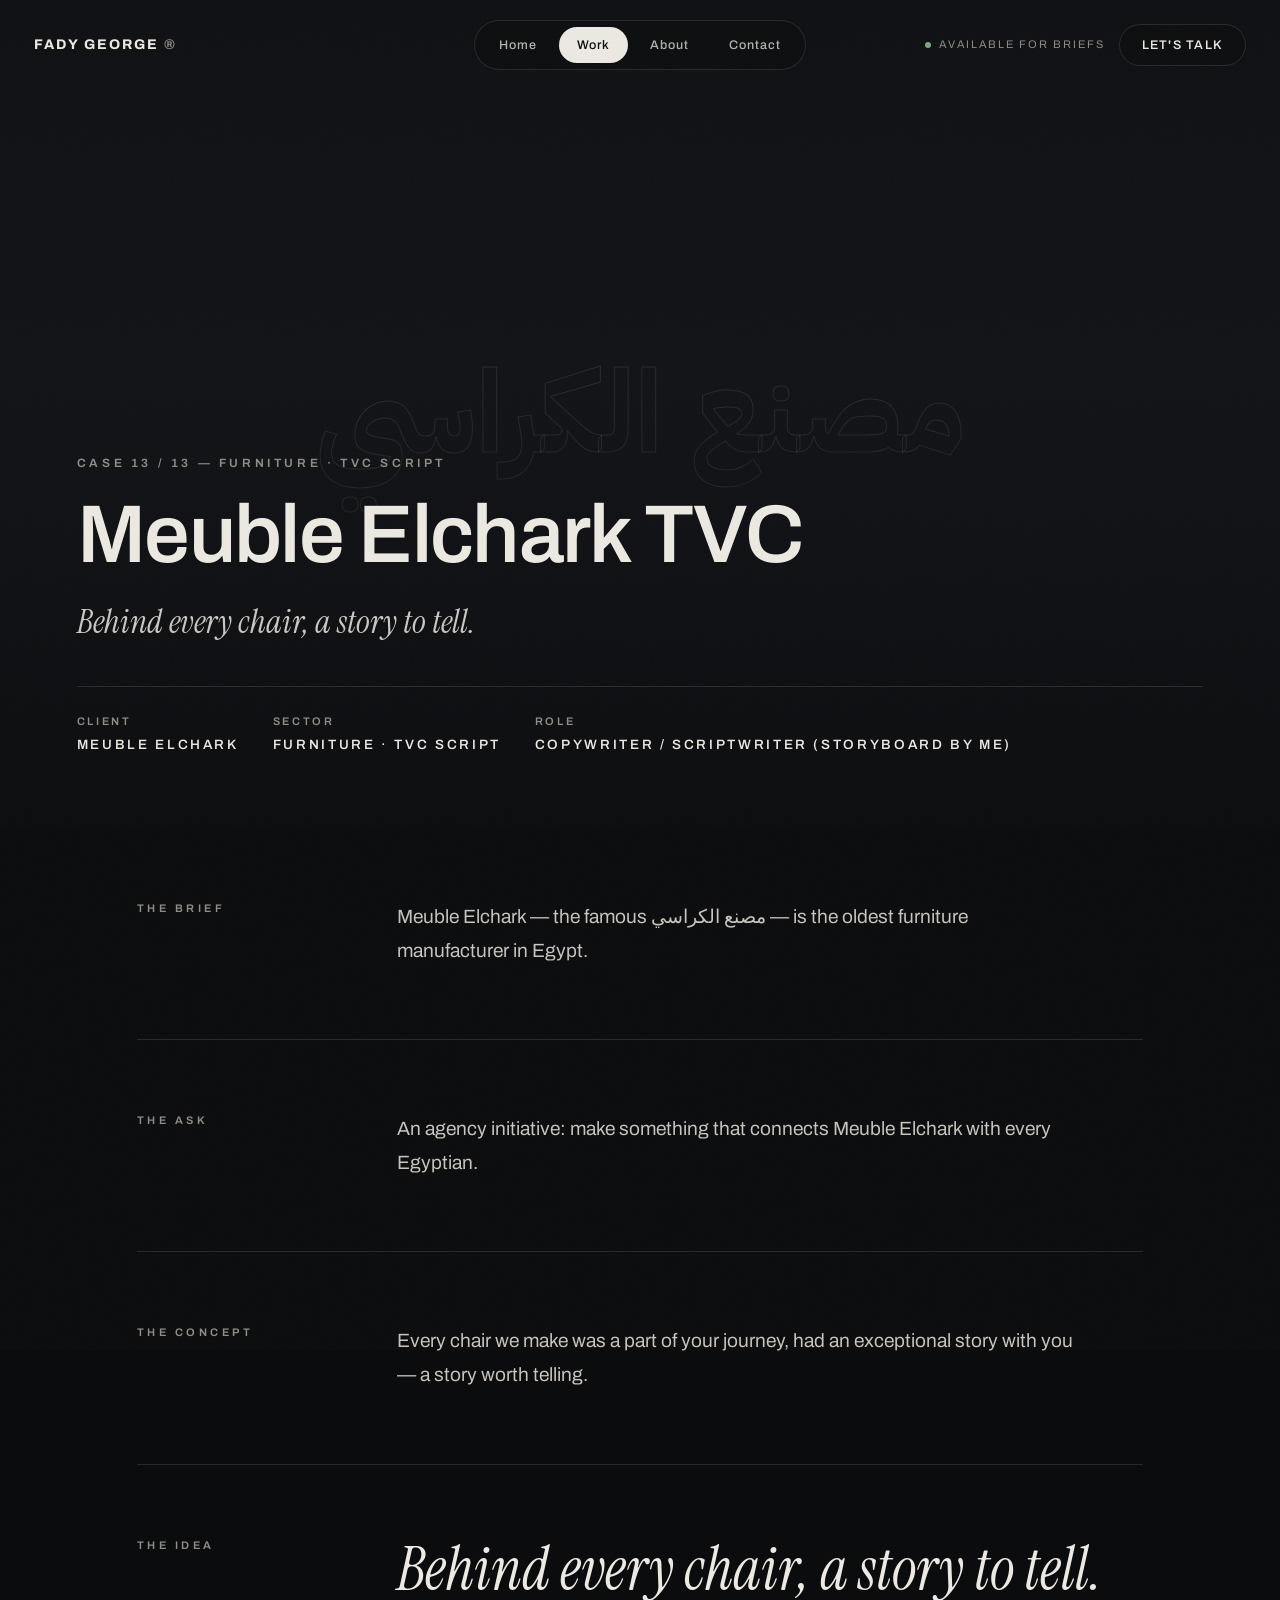
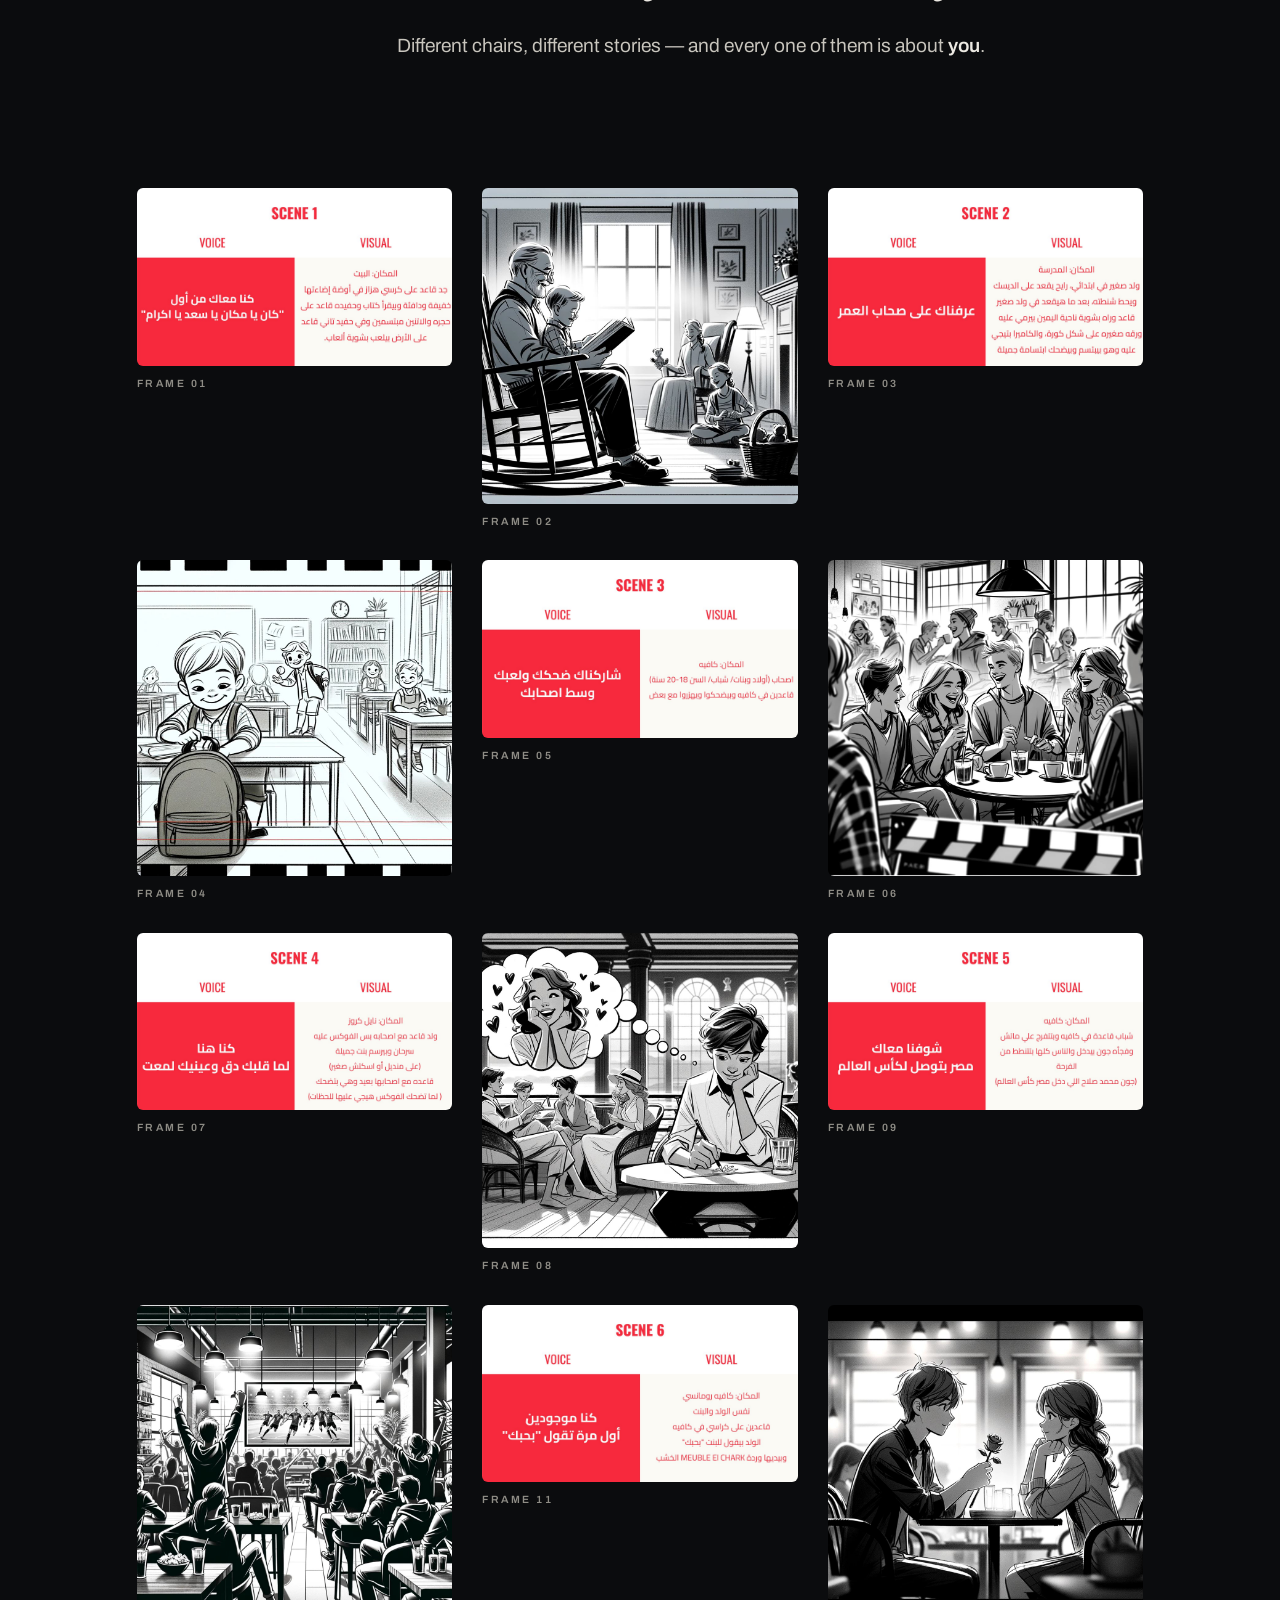
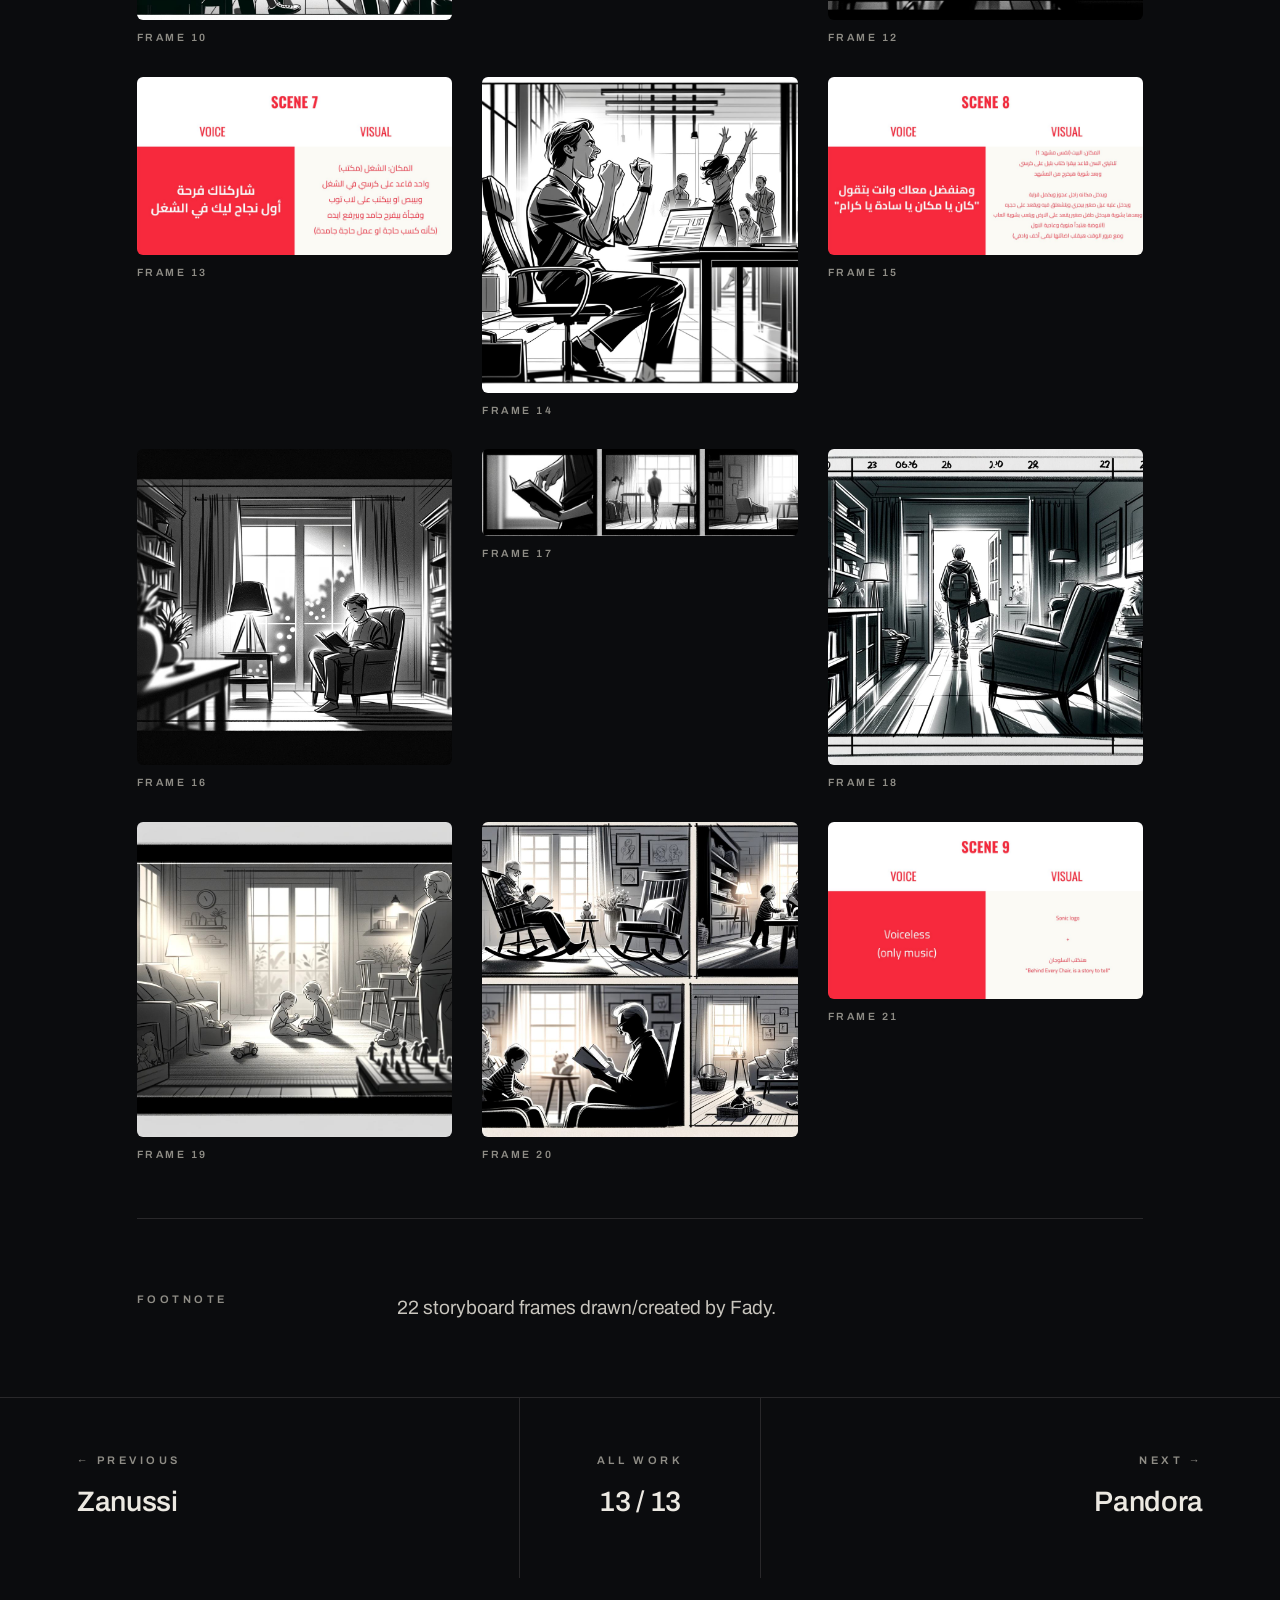
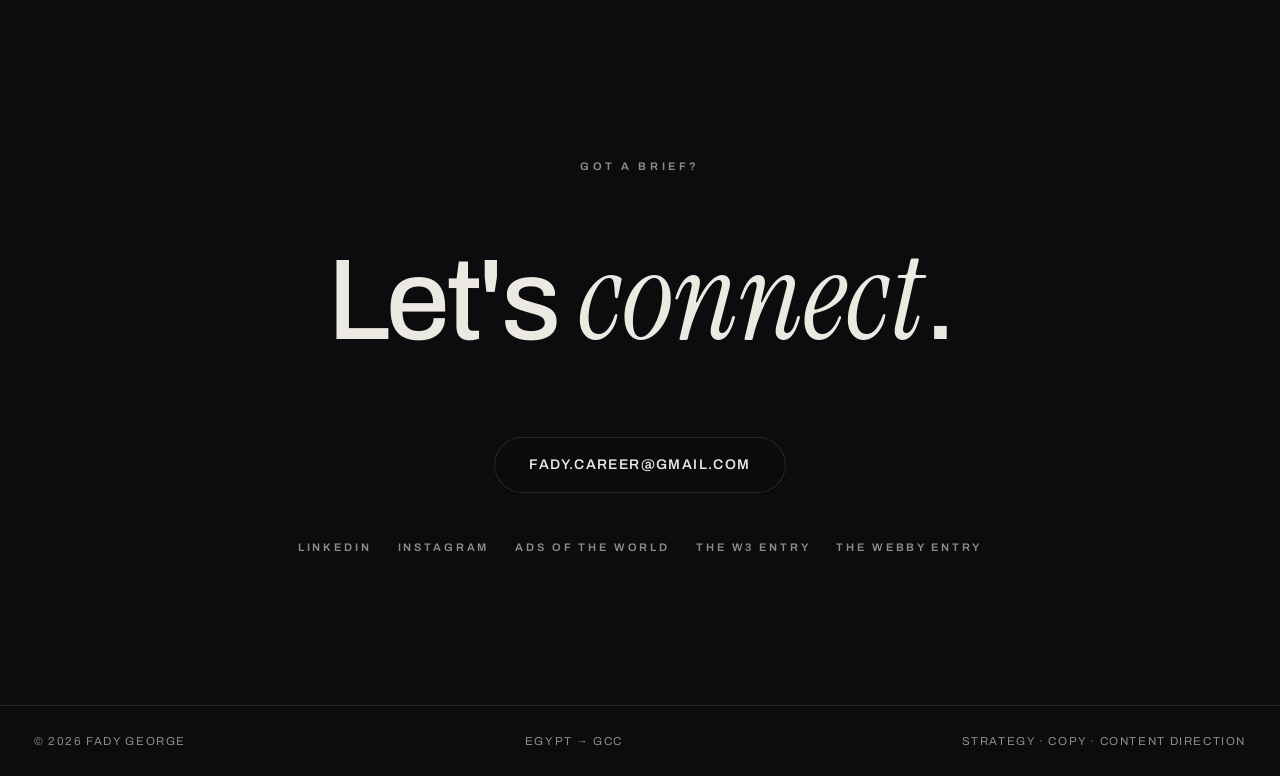
<file: work/meuble-elchark-tvc/index.html>
<!doctype html>
<html lang="en">
<head>
<meta charset="utf-8">
<meta name="viewport" content="width=device-width, initial-scale=1">
<title>Meuble Elchark TVC — Fady George</title>
<meta name="description" content="Meuble Elchark case study by Fady George — Furniture · TVC Script.">
<meta property="og:title" content="Meuble Elchark TVC — Fady George">
<meta property="og:description" content="Meuble Elchark case study by Fady George — Furniture · TVC Script.">
<link rel="canonical" href="https://fadystudio.github.io/work/meuble-elchark-tvc/">
<meta name="author" content="Fady George">
<meta name="theme-color" content="#0b0c0e">
<meta property="og:url" content="https://fadystudio.github.io/work/meuble-elchark-tvc/">
<meta property="og:type" content="article">
<meta property="og:site_name" content="Fady George">
<meta property="og:image" content="https://fadystudio.github.io/assets/meuble-elchark-tvc/img-02.jpg">
<meta property="og:image:alt" content="Meuble Elchark case study by Fady George — Furniture · TVC Script.">
<meta name="twitter:card" content="summary_large_image">
<meta name="twitter:title" content="Meuble Elchark TVC — Fady George">
<meta name="twitter:description" content="Meuble Elchark case study by Fady George — Furniture · TVC Script.">
<meta name="twitter:image" content="https://fadystudio.github.io/assets/meuble-elchark-tvc/img-02.jpg">
<link rel="icon" href="data:image/svg+xml,%3Csvg xmlns='http://www.w3.org/2000/svg' viewBox='0 0 32 32'%3E%3Crect width='32' height='32' rx='7' fill='%230b0c0e'/%3E%3Ctext x='16' y='22' font-family='Arial' font-size='16' font-weight='800' fill='%23ece9e2' text-anchor='middle'%3EFG%3C/text%3E%3C/svg%3E">
<link rel="stylesheet" href="../../styles.css">
</head>
<body>
<header class="site">
  <a class="wordmark" href="../../index.html">Fady George<span> ®</span></a>
  <nav class="pill" aria-label="Main"><a href="../../index.html">Home</a><a class="on" href="../../index.html#work">Work</a><a href="../../index.html#about">About</a><a href="../../index.html#contact">Contact</a></nav>
  <div class="head-right">
    <span class="avail">Available for briefs</span>
    <a class="btn" href="mailto:fady.career@gmail.com">Let's talk</a>
  </div>
</header>

<section class="case-hero typeonly">
  <div class="ghost ar">مصنع الكراسي</div>
  <div class="case-hero-in">
    <div class="kicker">Case 13 / 13 — Furniture · TVC Script</div>
    <h1>Meuble Elchark TVC</h1>
    <div class="idea">Behind every chair, a story to tell.</div>
    <div class="case-meta"><div>Client<b>Meuble Elchark</b></div><div>Sector<b>Furniture · TVC Script</b></div><div>Role<b>Copywriter / Scriptwriter (storyboard by me)</b></div></div>
  </div>
</section>
<main class="case-body">
<div class="chap"><div class="label">The Brief</div><div><p>Meuble Elchark — the famous مصنع الكراسي — is the oldest furniture manufacturer in Egypt.</p></div></div>
<div class="chap"><div class="label">The Ask</div><div><p>An agency initiative: make something that connects Meuble Elchark with every Egyptian.</p></div></div>
<div class="chap"><div class="label">The Concept</div><div><p>Every chair we make was a part of your journey, had an exceptional story with you — a story worth telling.</p></div></div>
<div class="chap"><div class="label">The Idea</div><div>
        <div class="idea-display">Behind every chair, a story to tell.</div>
        <p style="margin-top:26px">Different chairs, different stories — and every one of them is about <strong>you</strong>.</p>
      </div></div>
<div class="plates grid3"><figure><img src="../../assets/meuble-elchark-tvc/img-02.jpg" alt="Meuble Elchark TVC storyboard — Scene 1 script card" loading="lazy"><figcaption>Frame 01</figcaption></figure>
<figure><img src="../../assets/meuble-elchark-tvc/img-03.jpg" alt="Meuble Elchark TVC storyboard — Scene 1 visual" loading="lazy"><figcaption>Frame 02</figcaption></figure>
<figure><img src="../../assets/meuble-elchark-tvc/img-04.jpg" alt="Meuble Elchark TVC storyboard — Scene 2 script card" loading="lazy"><figcaption>Frame 03</figcaption></figure>
<figure><img src="../../assets/meuble-elchark-tvc/img-05.jpg" alt="Meuble Elchark TVC storyboard — Scene 2 visual" loading="lazy"><figcaption>Frame 04</figcaption></figure>
<figure><img src="../../assets/meuble-elchark-tvc/img-06.jpg" alt="Meuble Elchark TVC storyboard — Scene 3 script card" loading="lazy"><figcaption>Frame 05</figcaption></figure>
<figure><img src="../../assets/meuble-elchark-tvc/img-07.jpg" alt="Meuble Elchark TVC storyboard — Scene 3 visual" loading="lazy"><figcaption>Frame 06</figcaption></figure>
<figure><img src="../../assets/meuble-elchark-tvc/img-08.jpg" alt="Meuble Elchark TVC storyboard — Scene 4 script card" loading="lazy"><figcaption>Frame 07</figcaption></figure>
<figure><img src="../../assets/meuble-elchark-tvc/img-09.jpg" alt="Meuble Elchark TVC storyboard — Scene 4 visual" loading="lazy"><figcaption>Frame 08</figcaption></figure>
<figure><img src="../../assets/meuble-elchark-tvc/img-10.jpg" alt="Meuble Elchark TVC storyboard — Scene 5 script card" loading="lazy"><figcaption>Frame 09</figcaption></figure>
<figure><img src="../../assets/meuble-elchark-tvc/img-11.jpg" alt="Meuble Elchark TVC storyboard — Scene 5 visual" loading="lazy"><figcaption>Frame 10</figcaption></figure>
<figure><img src="../../assets/meuble-elchark-tvc/img-12.jpg" alt="Meuble Elchark TVC storyboard — Scene 6 script card" loading="lazy"><figcaption>Frame 11</figcaption></figure>
<figure><img src="../../assets/meuble-elchark-tvc/img-13.jpg" alt="Meuble Elchark TVC storyboard — Scene 6 visual" loading="lazy"><figcaption>Frame 12</figcaption></figure>
<figure><img src="../../assets/meuble-elchark-tvc/img-14.jpg" alt="Meuble Elchark TVC storyboard — Scene 7 script card" loading="lazy"><figcaption>Frame 13</figcaption></figure>
<figure><img src="../../assets/meuble-elchark-tvc/img-15.jpg" alt="Meuble Elchark TVC storyboard — Scene 7 visual" loading="lazy"><figcaption>Frame 14</figcaption></figure>
<figure><img src="../../assets/meuble-elchark-tvc/img-16.jpg" alt="Meuble Elchark TVC storyboard — Scene 8 script card" loading="lazy"><figcaption>Frame 15</figcaption></figure>
<figure><img src="../../assets/meuble-elchark-tvc/img-17.jpg" alt="Meuble Elchark TVC storyboard — Scene 8 visual" loading="lazy"><figcaption>Frame 16</figcaption></figure>
<figure><img src="../../assets/meuble-elchark-tvc/img-18.jpg" alt="Meuble Elchark TVC storyboard — shot triptych" loading="lazy"><figcaption>Frame 17</figcaption></figure>
<figure><img src="../../assets/meuble-elchark-tvc/img-19.jpg" alt="Meuble Elchark TVC storyboard — leaving home" loading="lazy"><figcaption>Frame 18</figcaption></figure>
<figure><img src="../../assets/meuble-elchark-tvc/img-20.jpg" alt="Meuble Elchark TVC storyboard — children and grandfather" loading="lazy"><figcaption>Frame 19</figcaption></figure>
<figure><img src="../../assets/meuble-elchark-tvc/img-21.jpg" alt="Meuble Elchark TVC storyboard — four-panel sequence" loading="lazy"><figcaption>Frame 20</figcaption></figure>
<figure><img src="../../assets/meuble-elchark-tvc/img-22.jpg" alt="Meuble Elchark TVC storyboard — Scene 9 endcard, Behind Every Chair" loading="lazy"><figcaption>Frame 21</figcaption></figure></div>
<div class="chap"><div class="label">Footnote</div><div><p>22 storyboard frames drawn/created by Fady.</p></div></div>

</main>

<nav class="case-nav">
  <a href="../zanussi-mothers-day-ramadan/index.html"><span class="label">← Previous</span><b>Zanussi</b></a>
  <a class="all" href="../../index.html#work"><span class="label">All work</span><b>13 / 13</b></a>
  <a class="next" href="../pandora-let-your-heart-speak/index.html"><span class="label">Next →</span><b>Pandora</b></a>
</nav>
<section class="contact" id="contact">
  <div class="label">Got a brief?</div>
  <h2>Let's <em class="acc">connect</em>.</h2>
  <a class="btn big" href="mailto:fady.career@gmail.com">fady.career@gmail.com</a>
  <div class="socials">
    <a href="https://www.linkedin.com/in/fadygeorge79/" target="_blank" rel="noreferrer">LinkedIn</a>
    <a href="https://www.instagram.com/_fadygeorge/" target="_blank" rel="noreferrer">Instagram</a>
    <a href="https://www.adsoftheworld.com/users/fady-george" target="_blank" rel="noreferrer">Ads of the World</a>
    <a href="https://www.w3award.com/winners/gallery/?event=1101&amp;award=2&amp;type=21&amp;pg=2&amp;id=398552" target="_blank" rel="noreferrer">The W3 Entry</a>
    <a href="https://winners.webbyawards.com/2026/social/social-campaigns/food-drink/380576/rotana--naturally-gets-us" target="_blank" rel="noreferrer">The Webby Entry</a>
  </div>
</section>
<footer class="site">
  <span>© 2026 Fady George</span>
  <span>Egypt → GCC</span>
  <span>Strategy · Copy · Content Direction</span>
</footer>
<script src="../../main.js"></script>
</body>
</html>
</file>
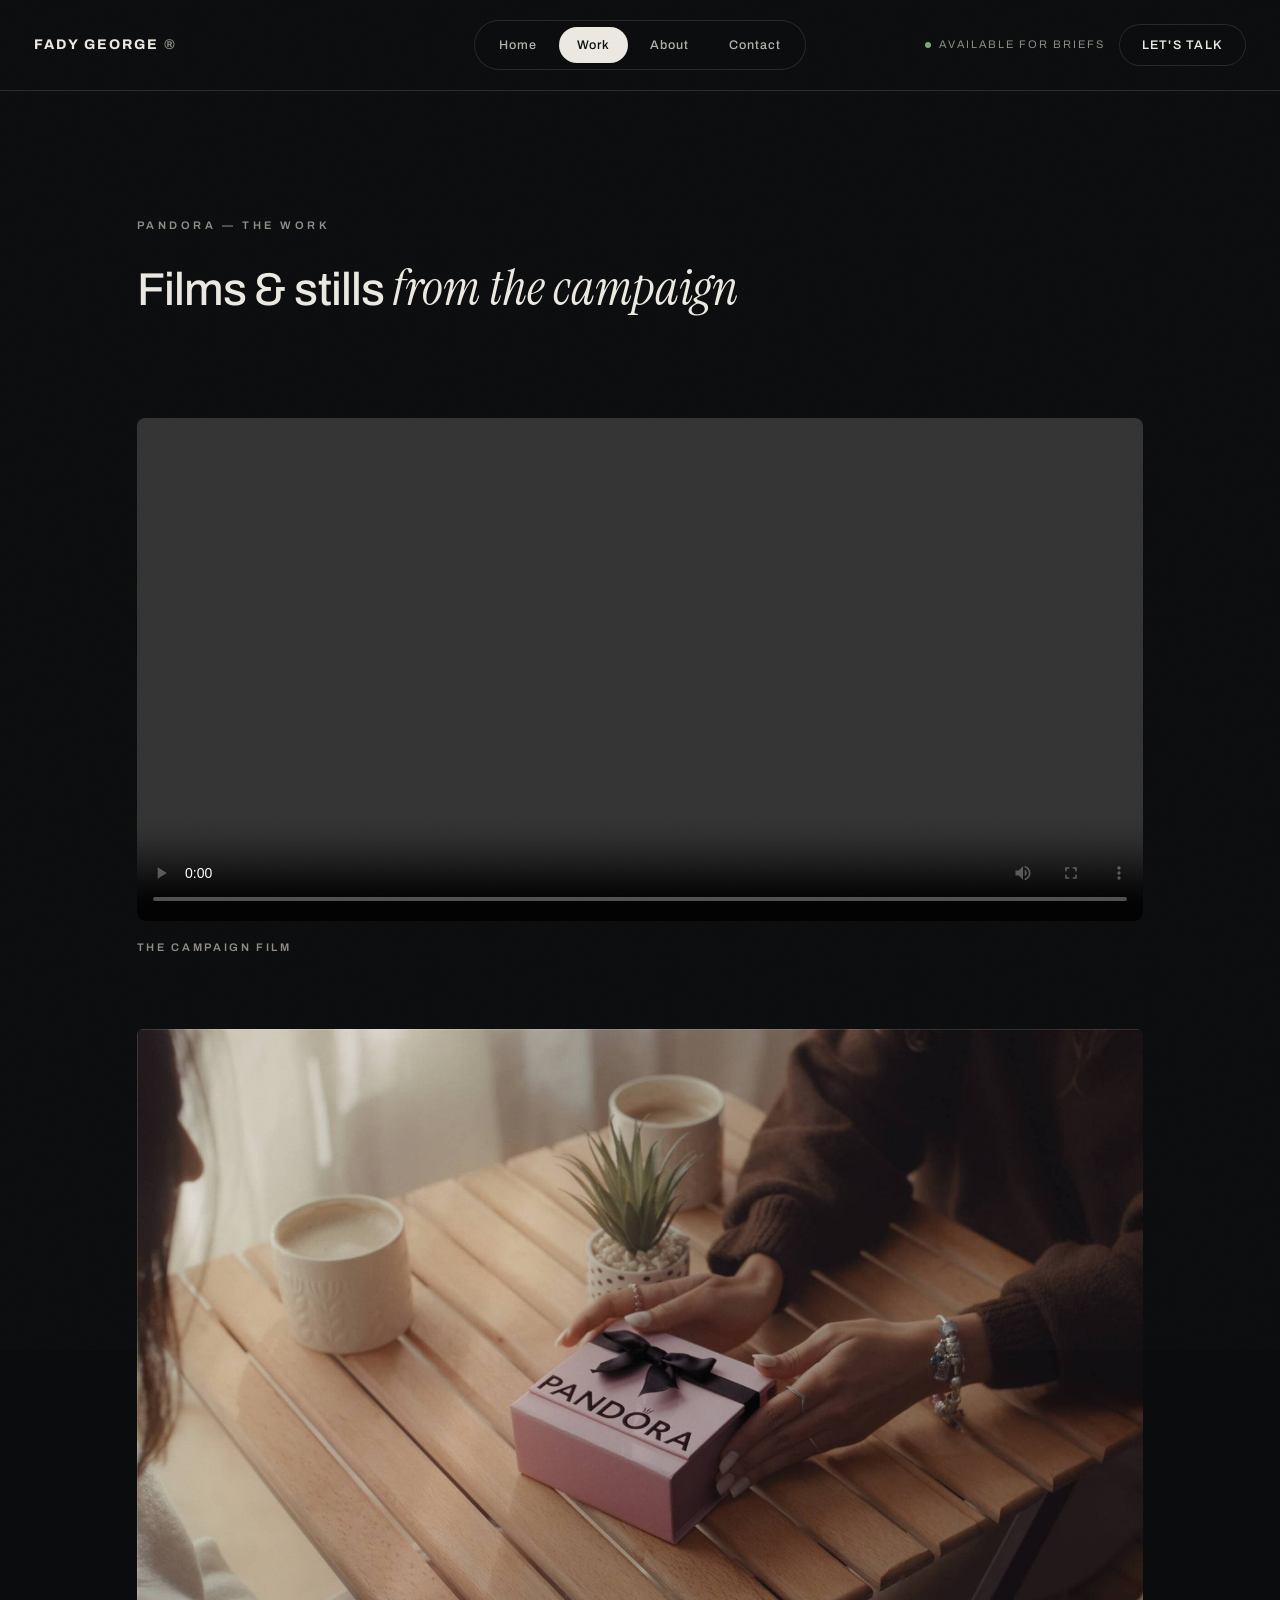
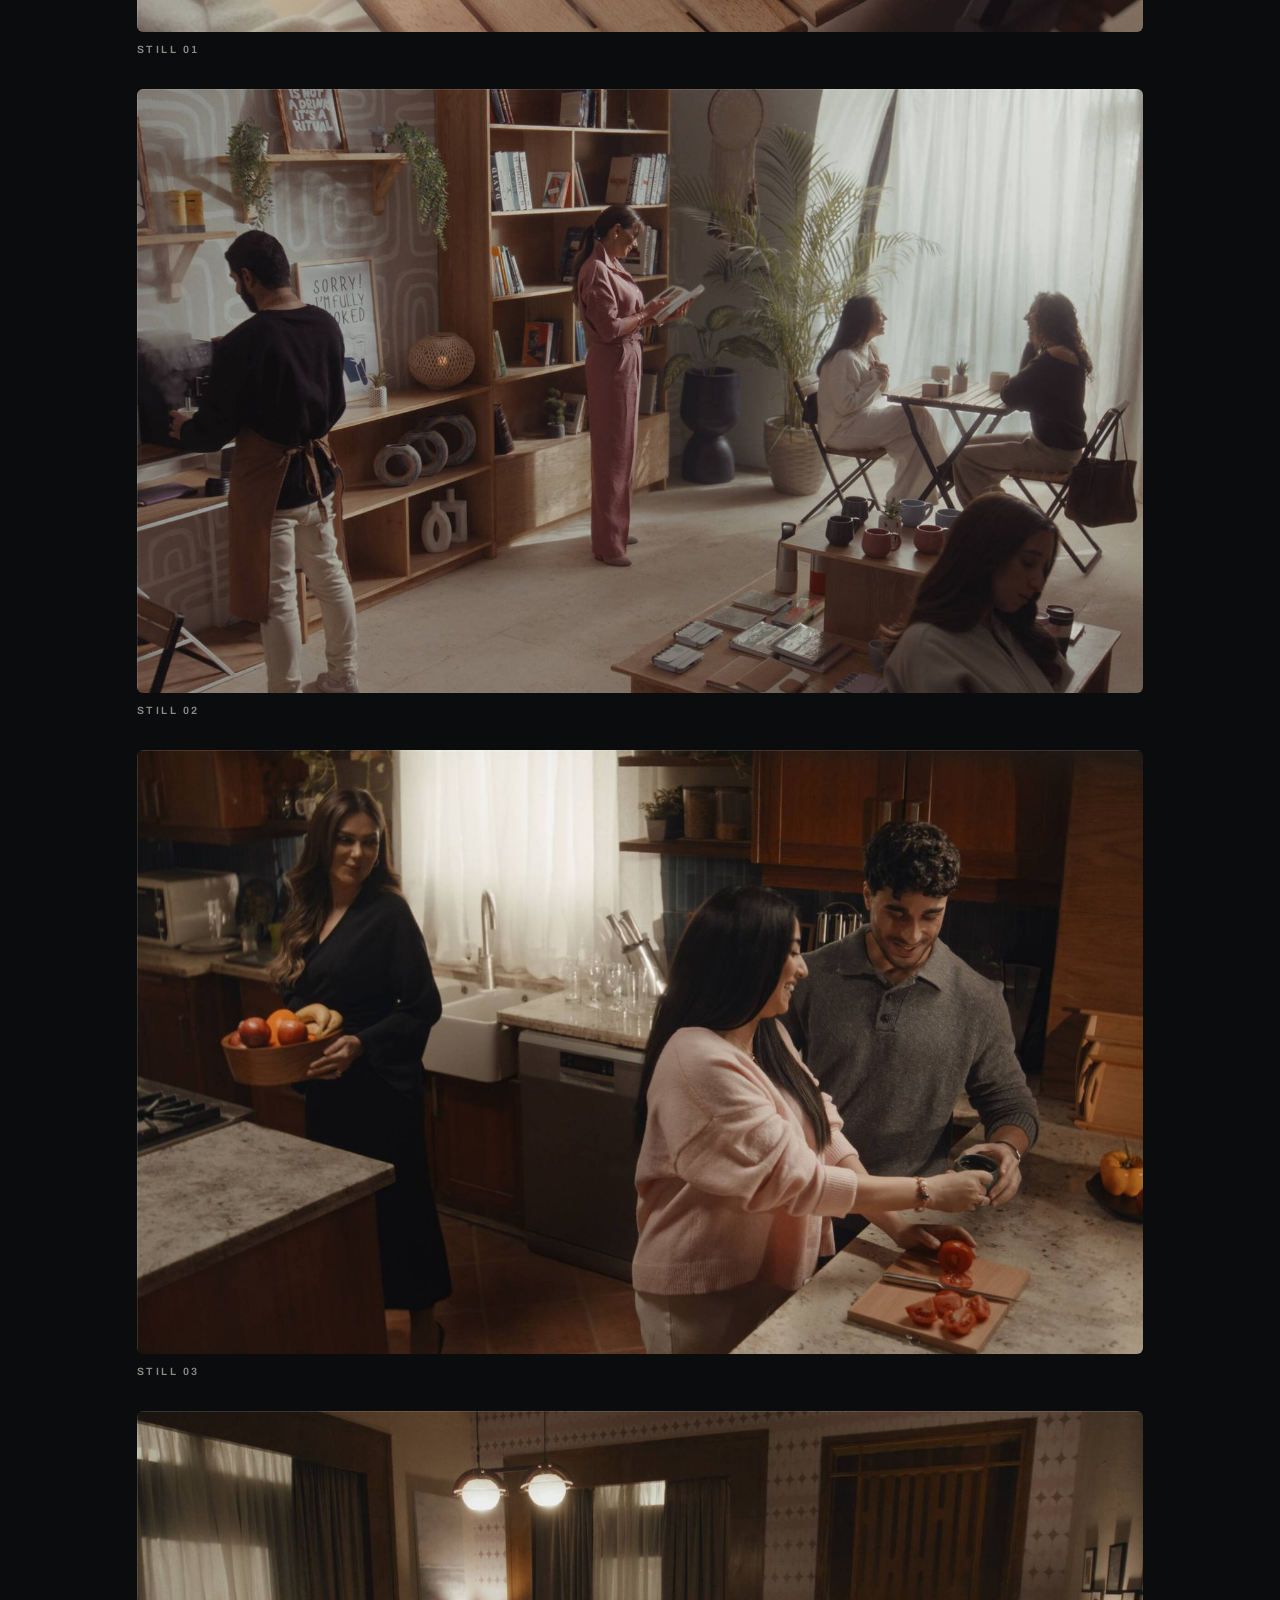
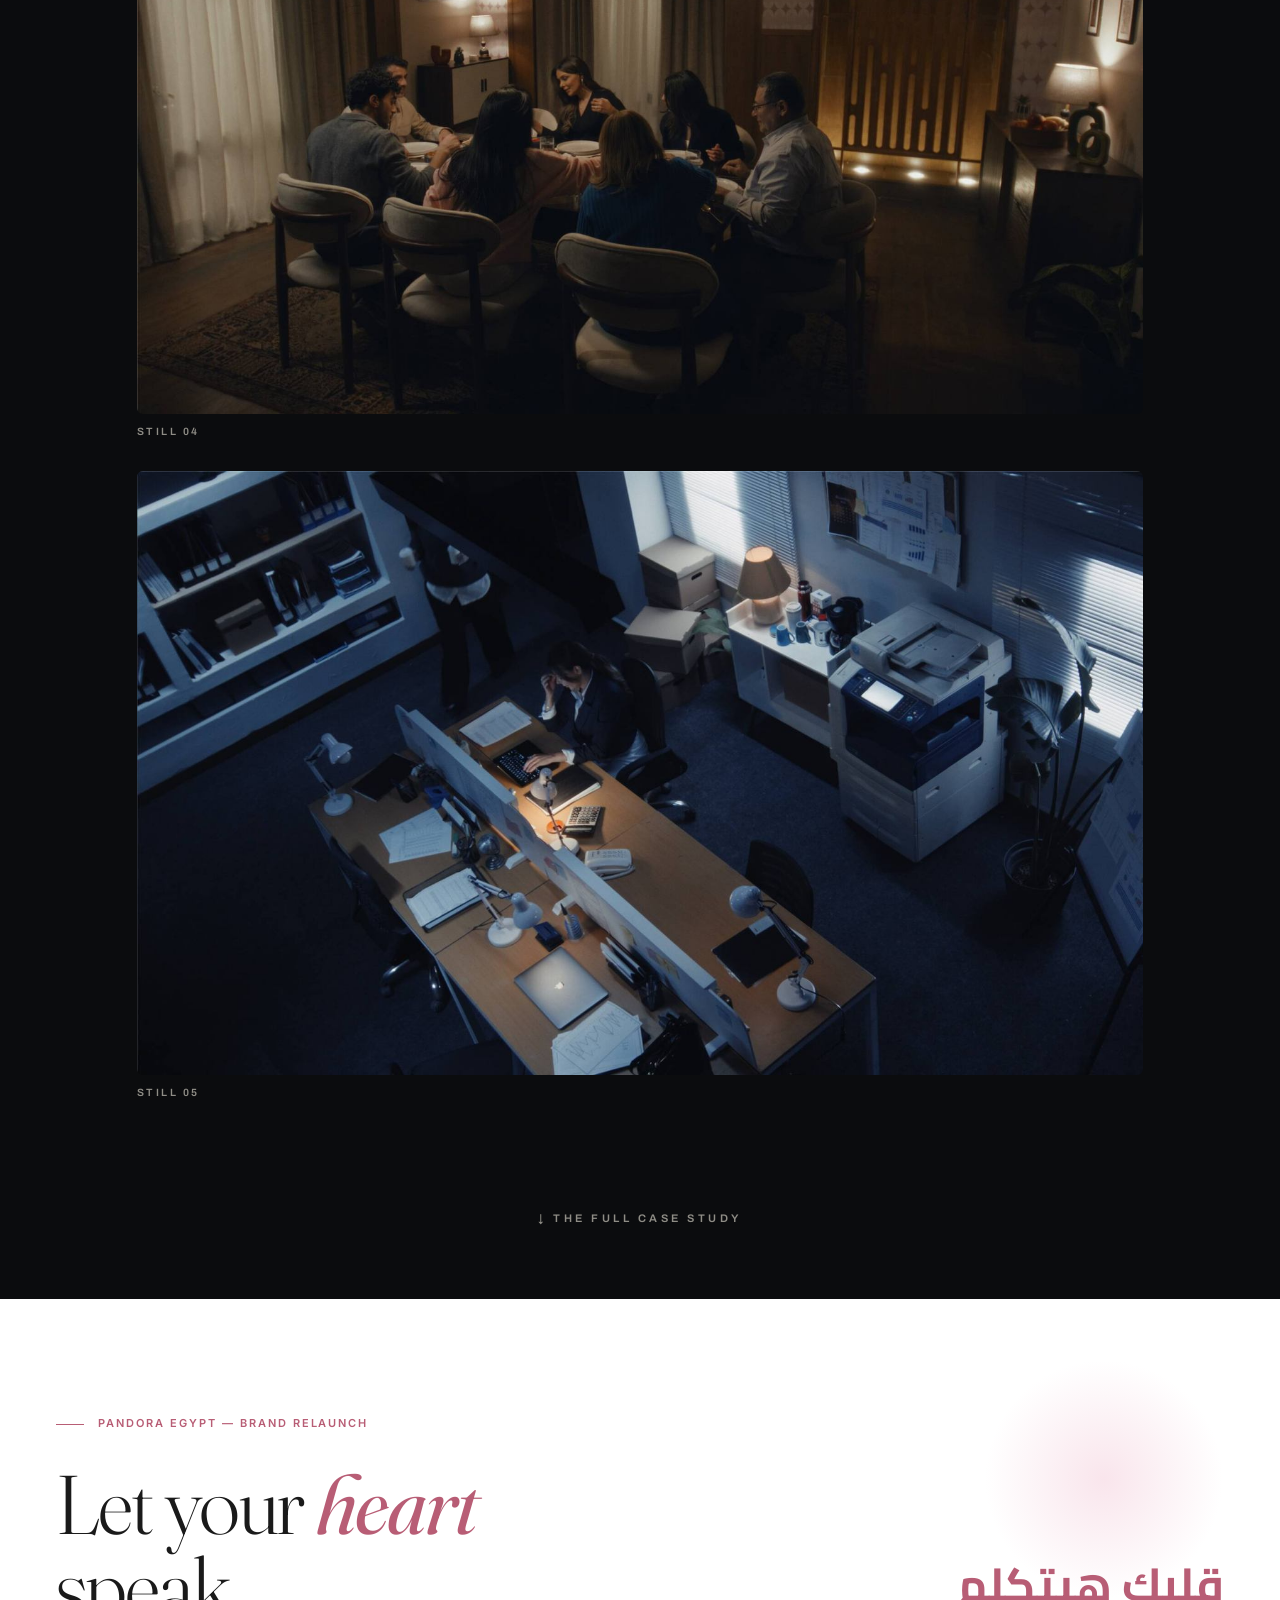
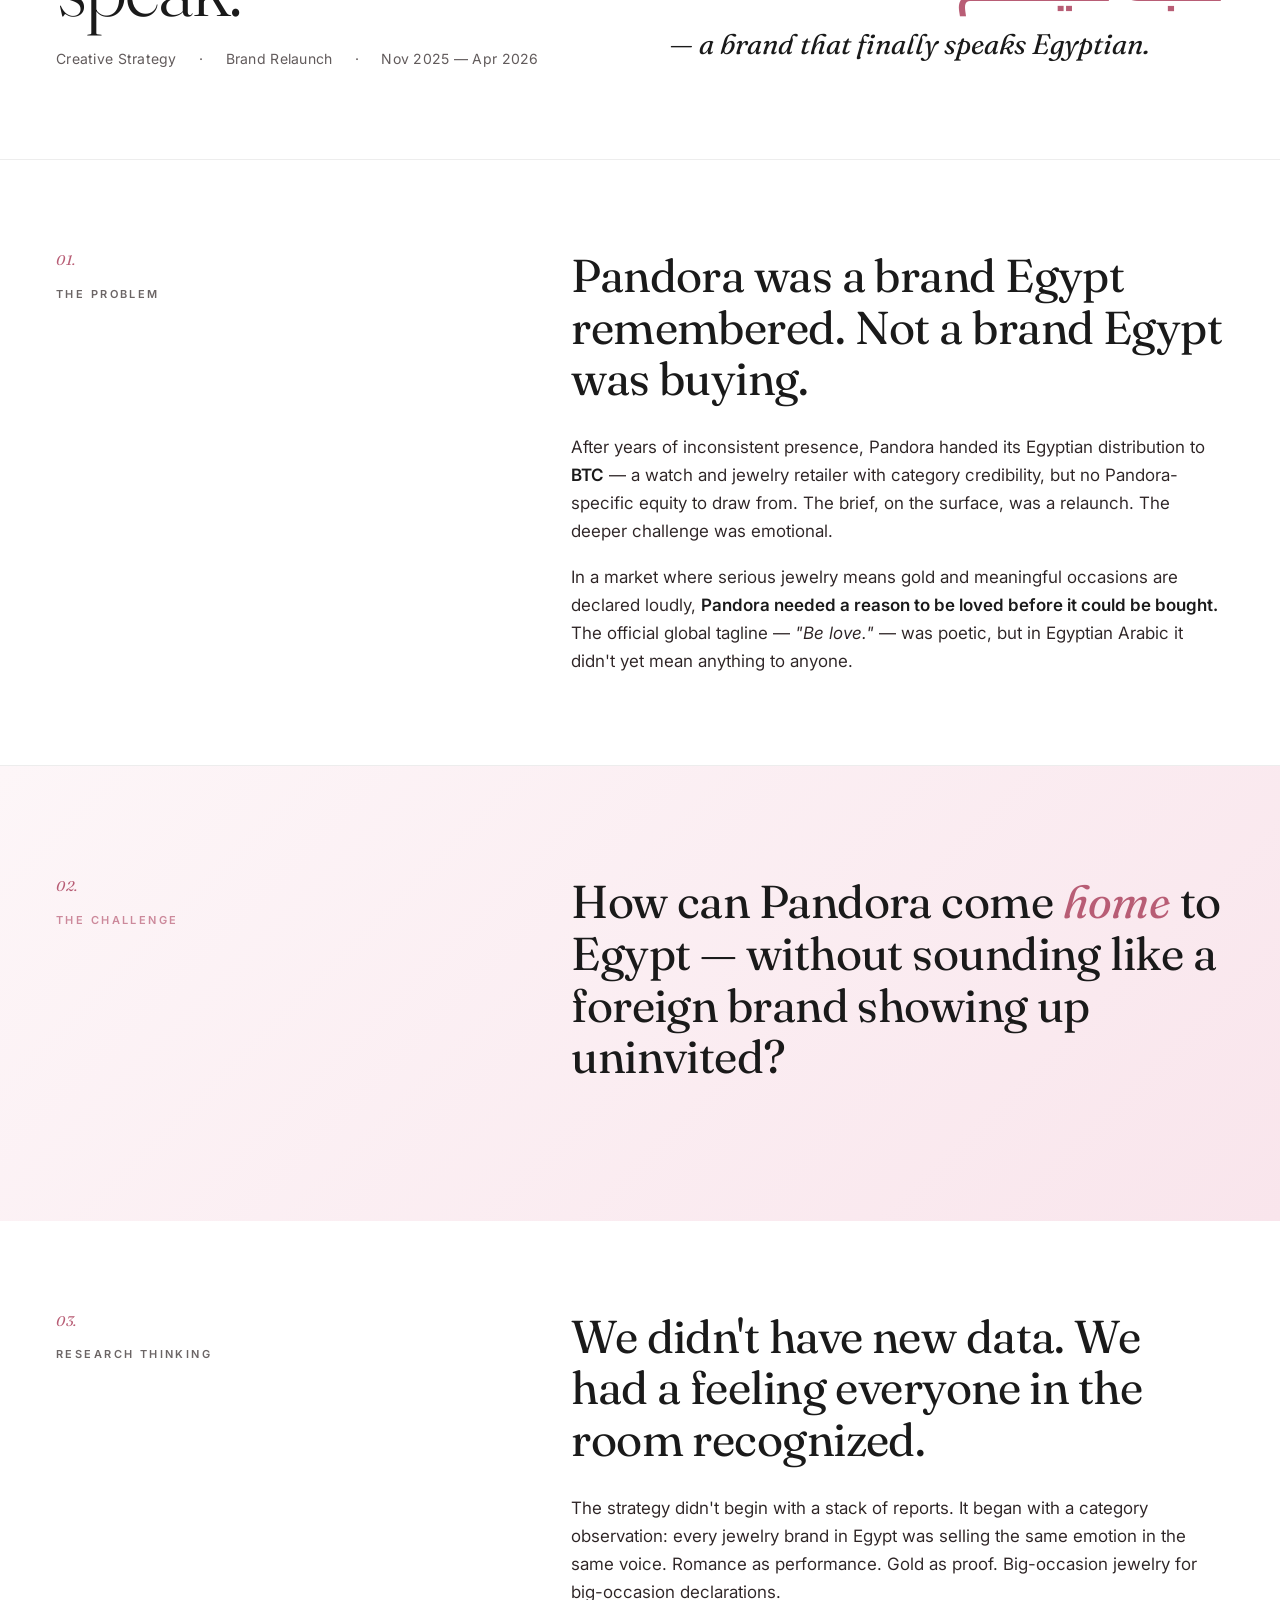
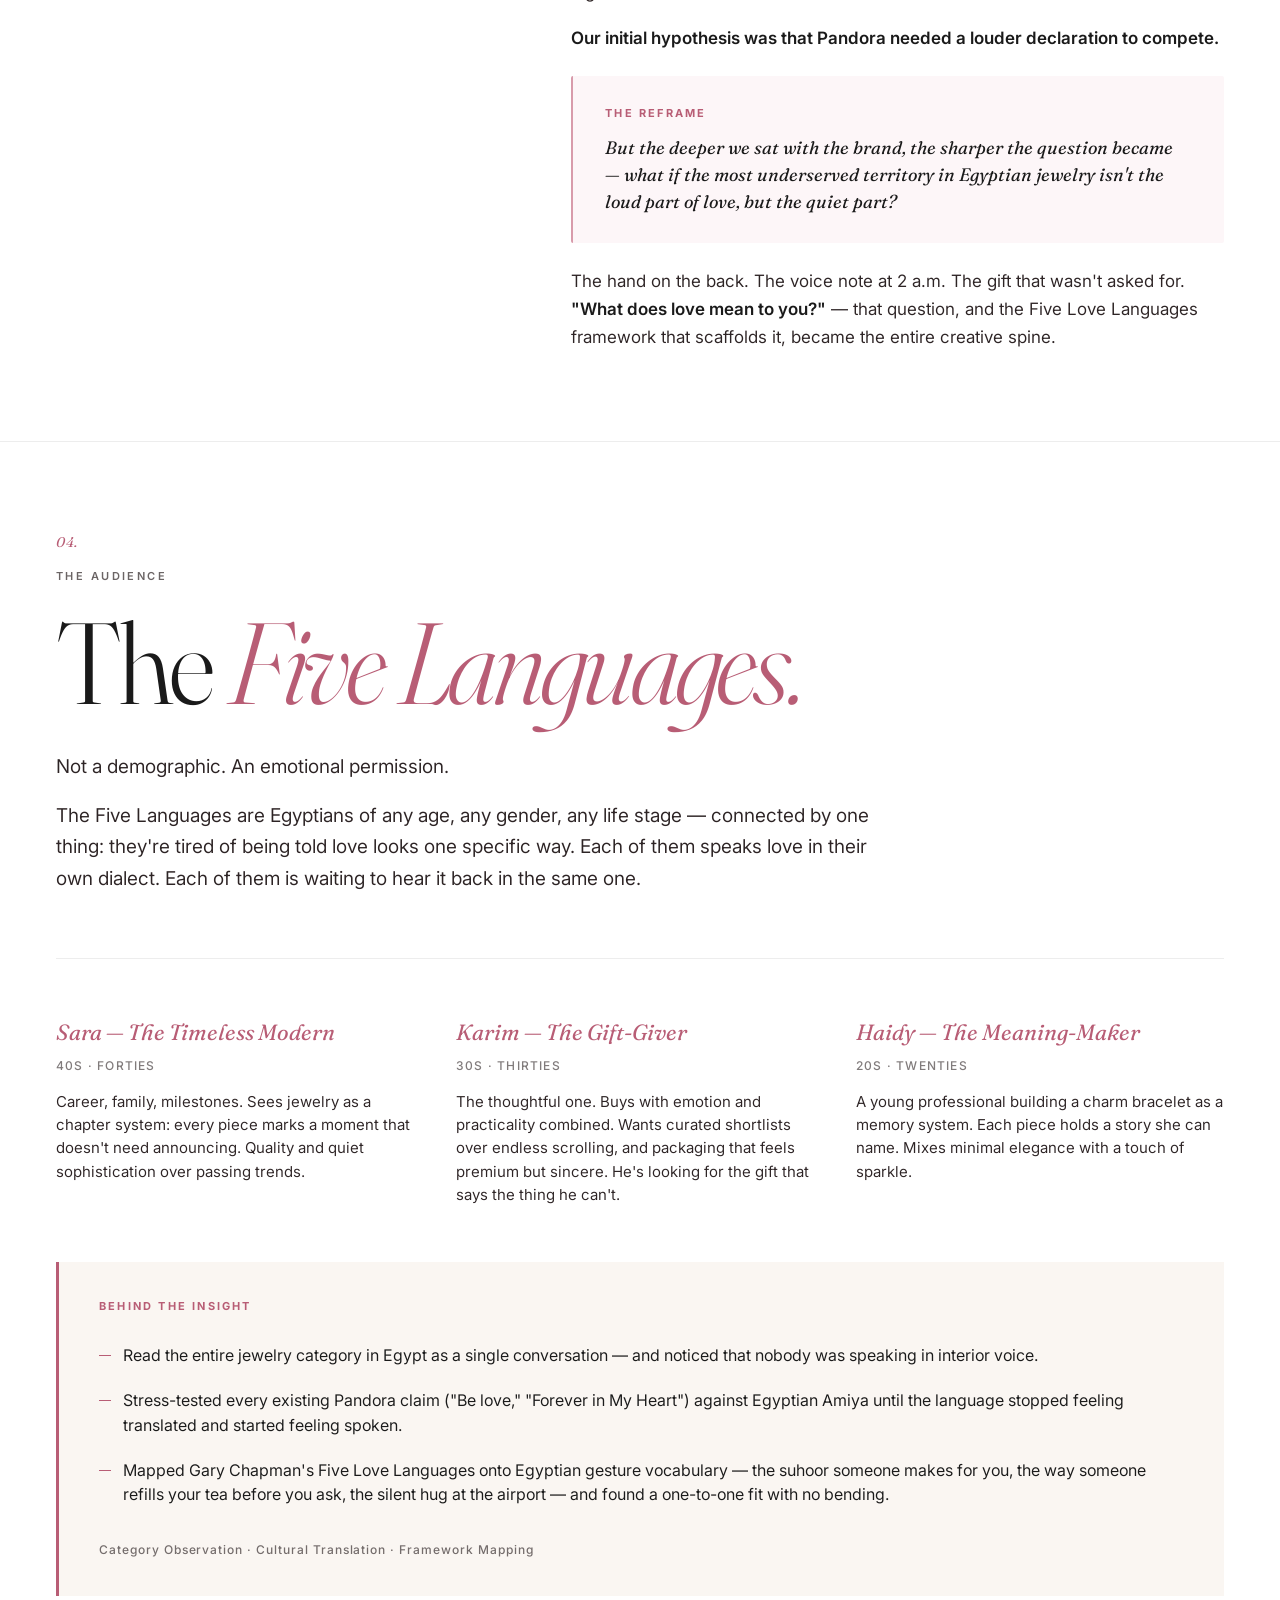
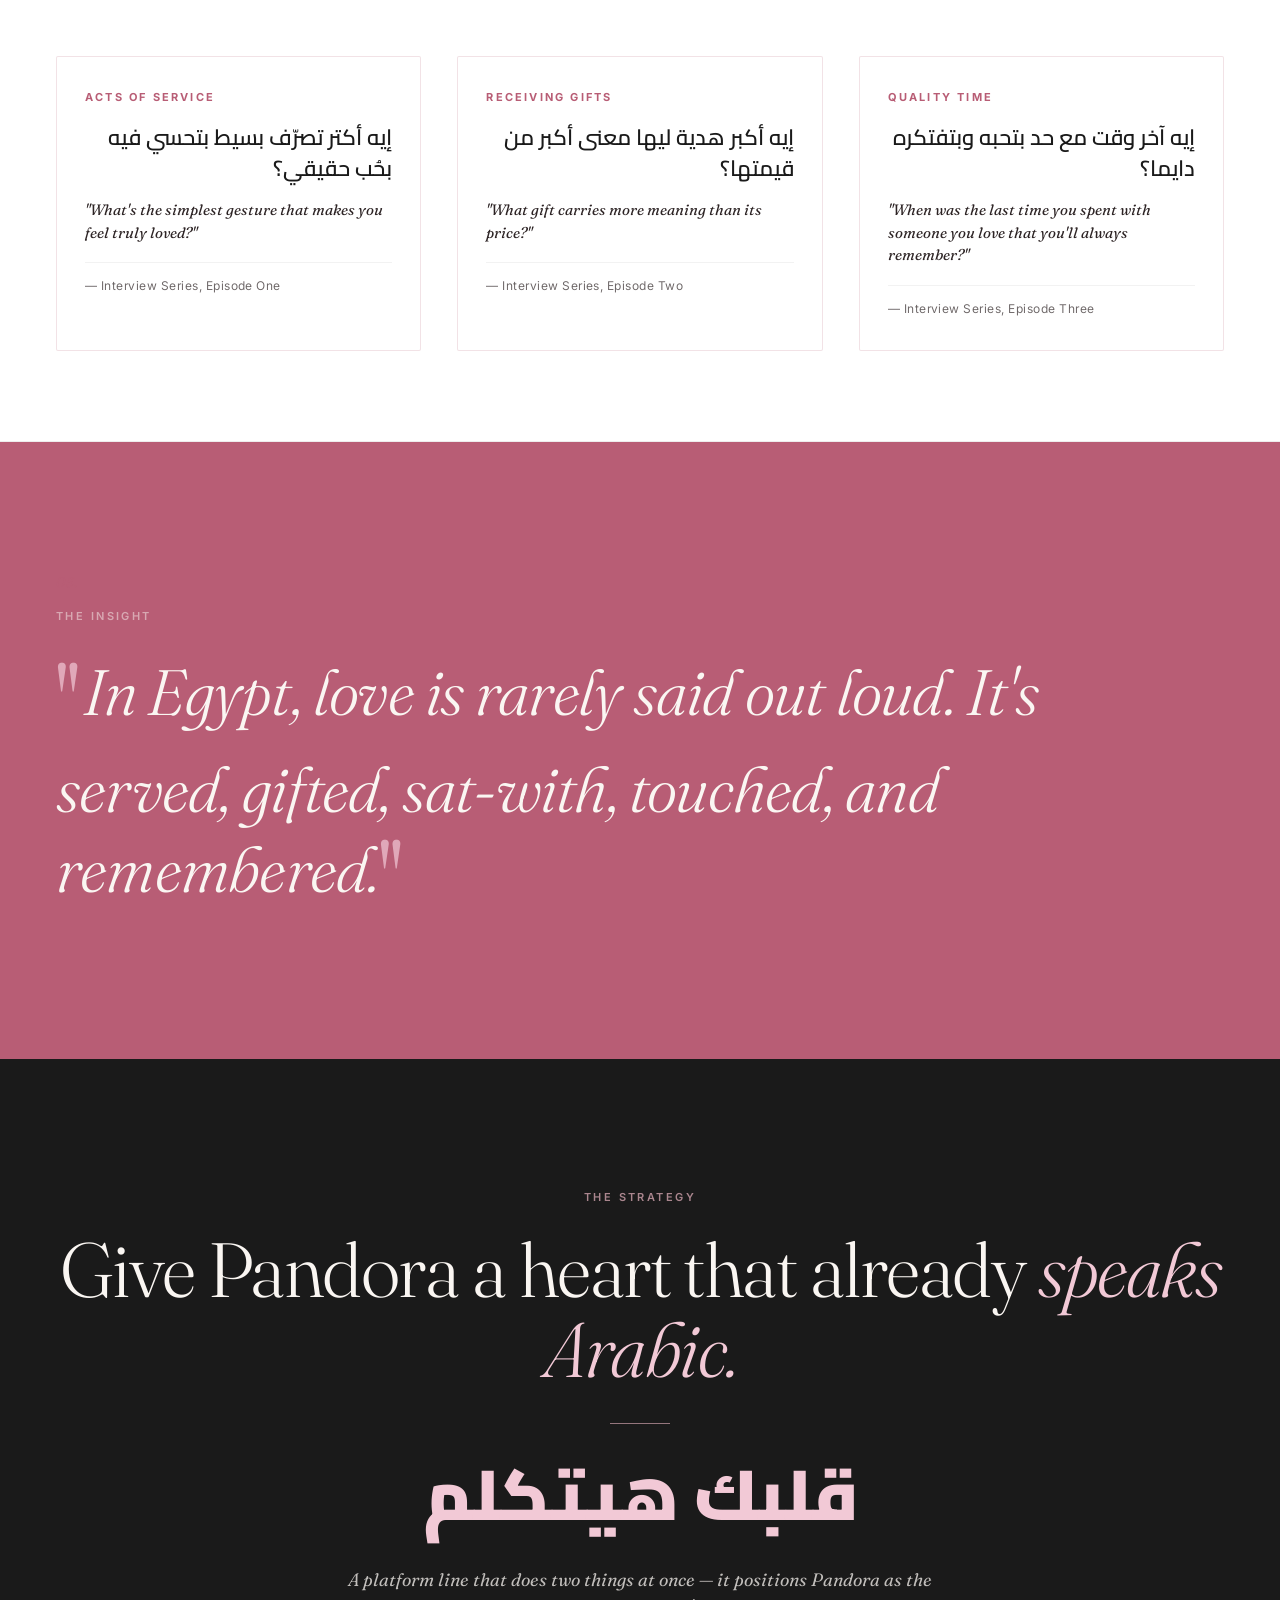
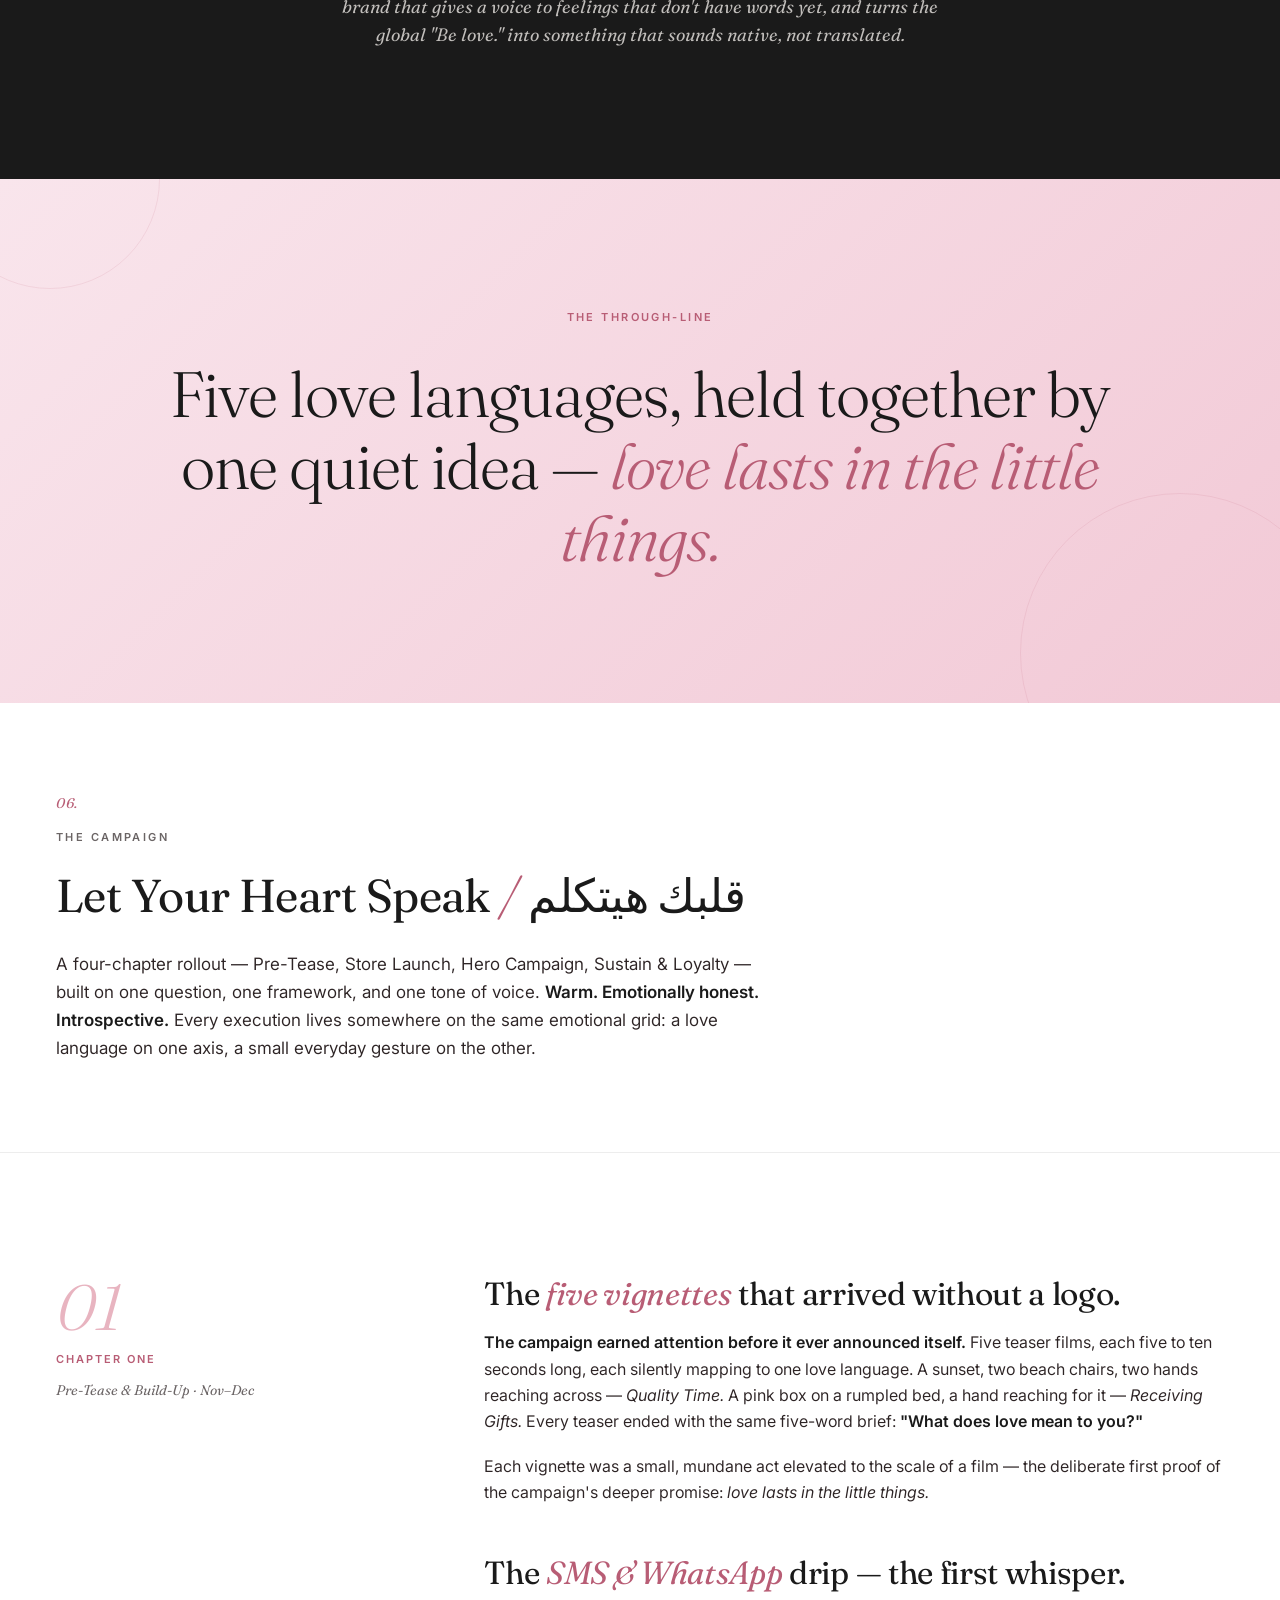
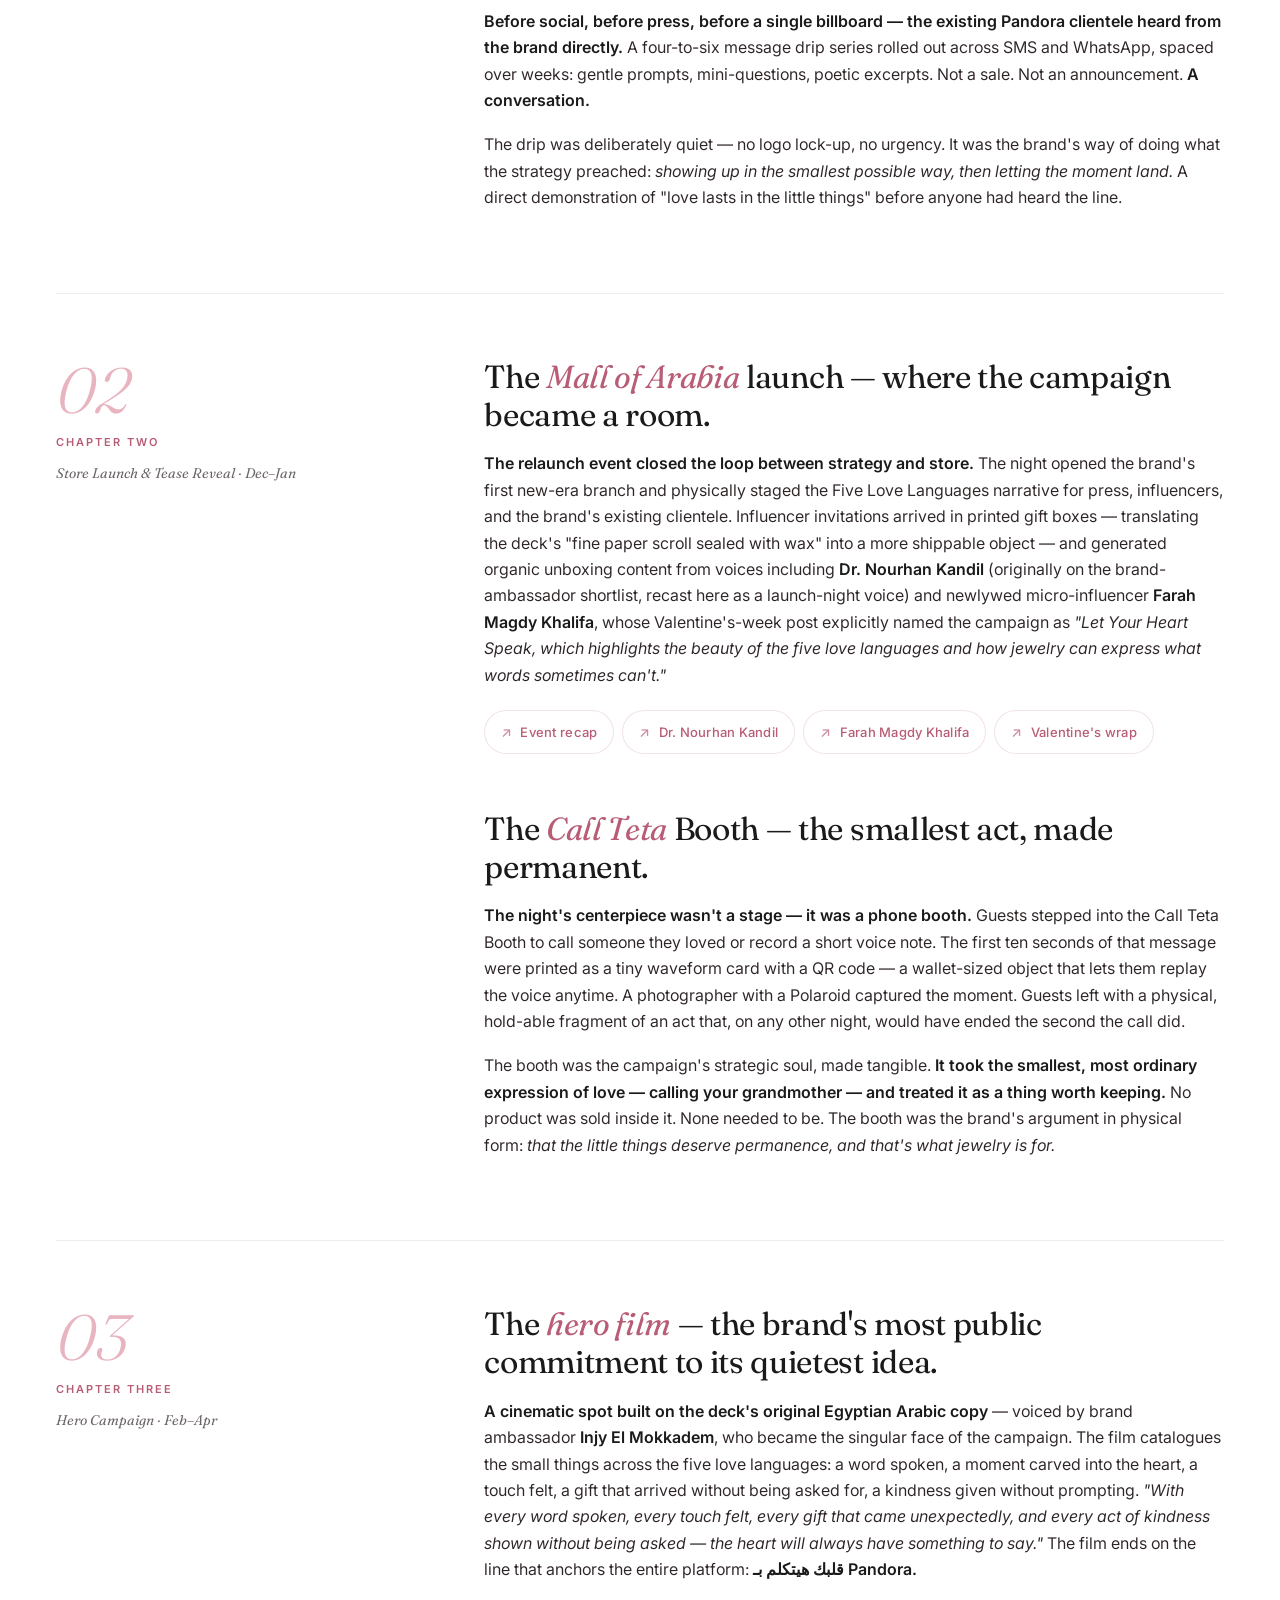
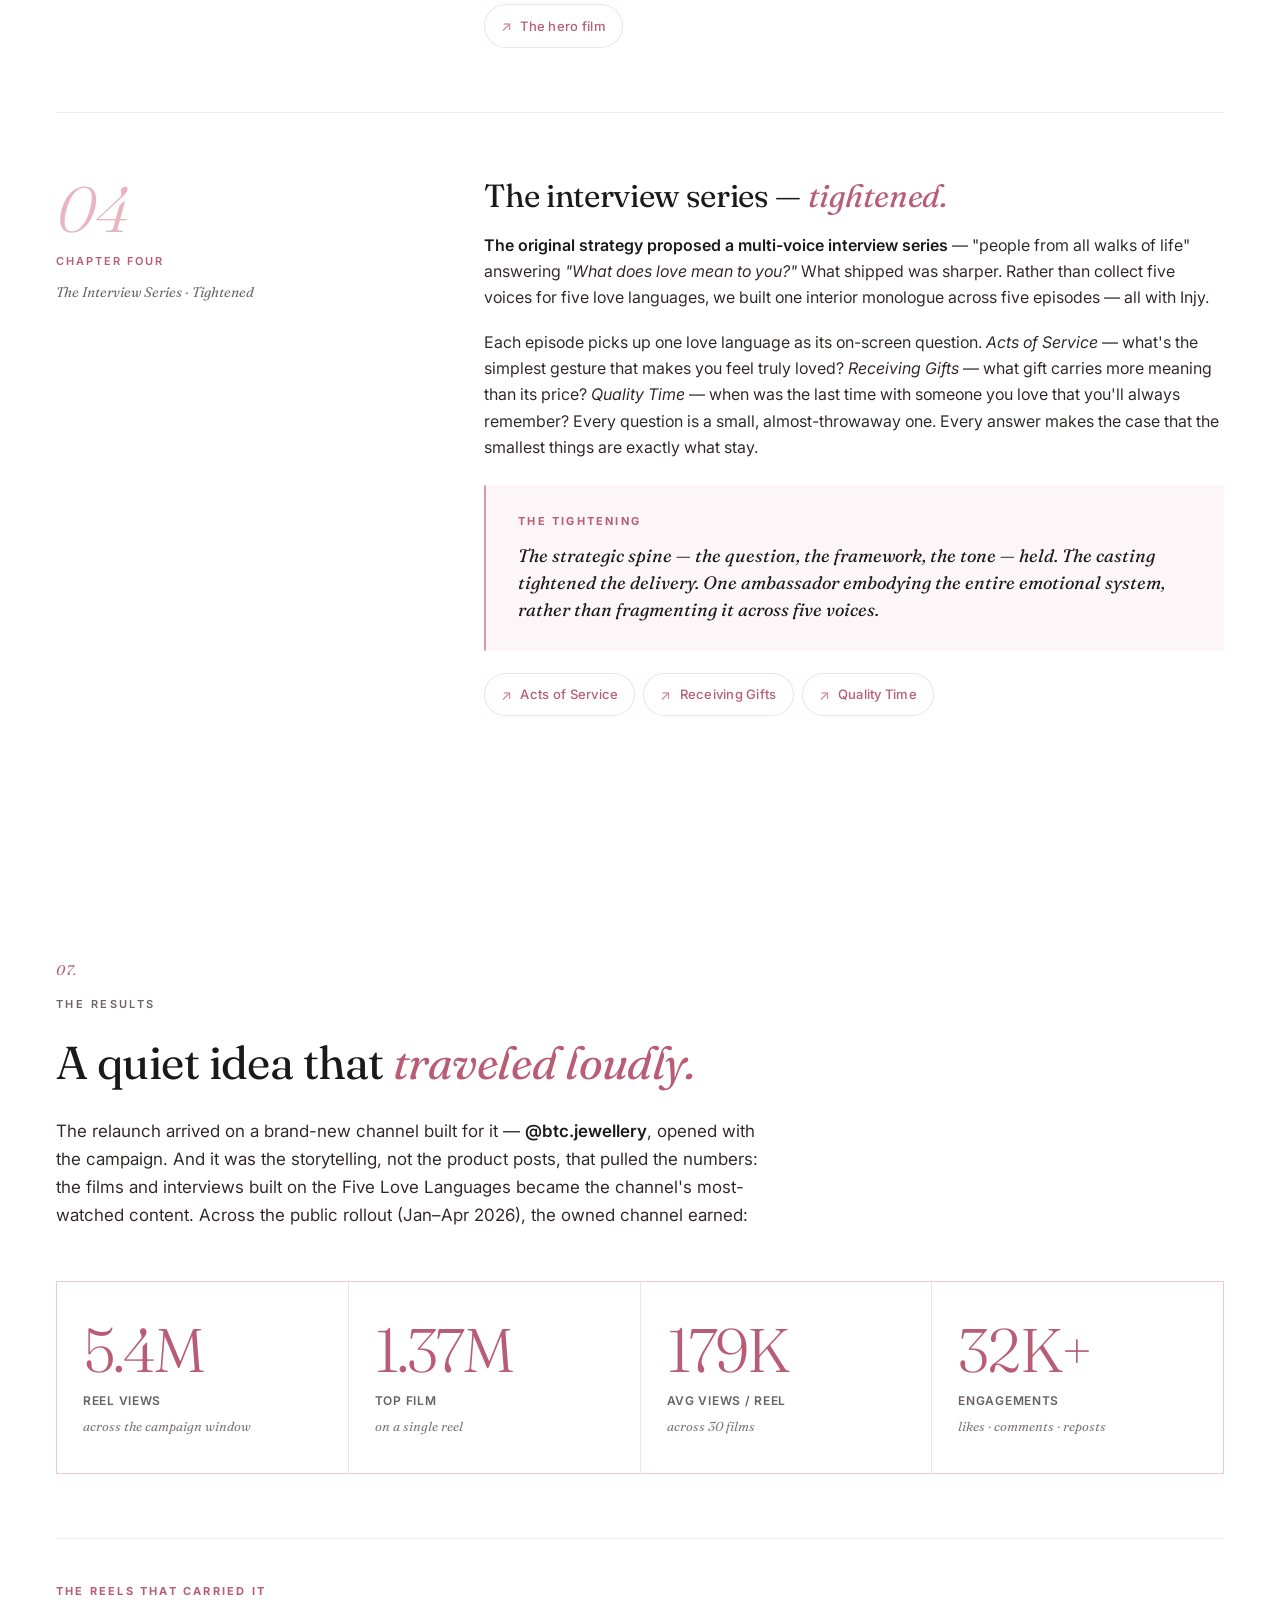
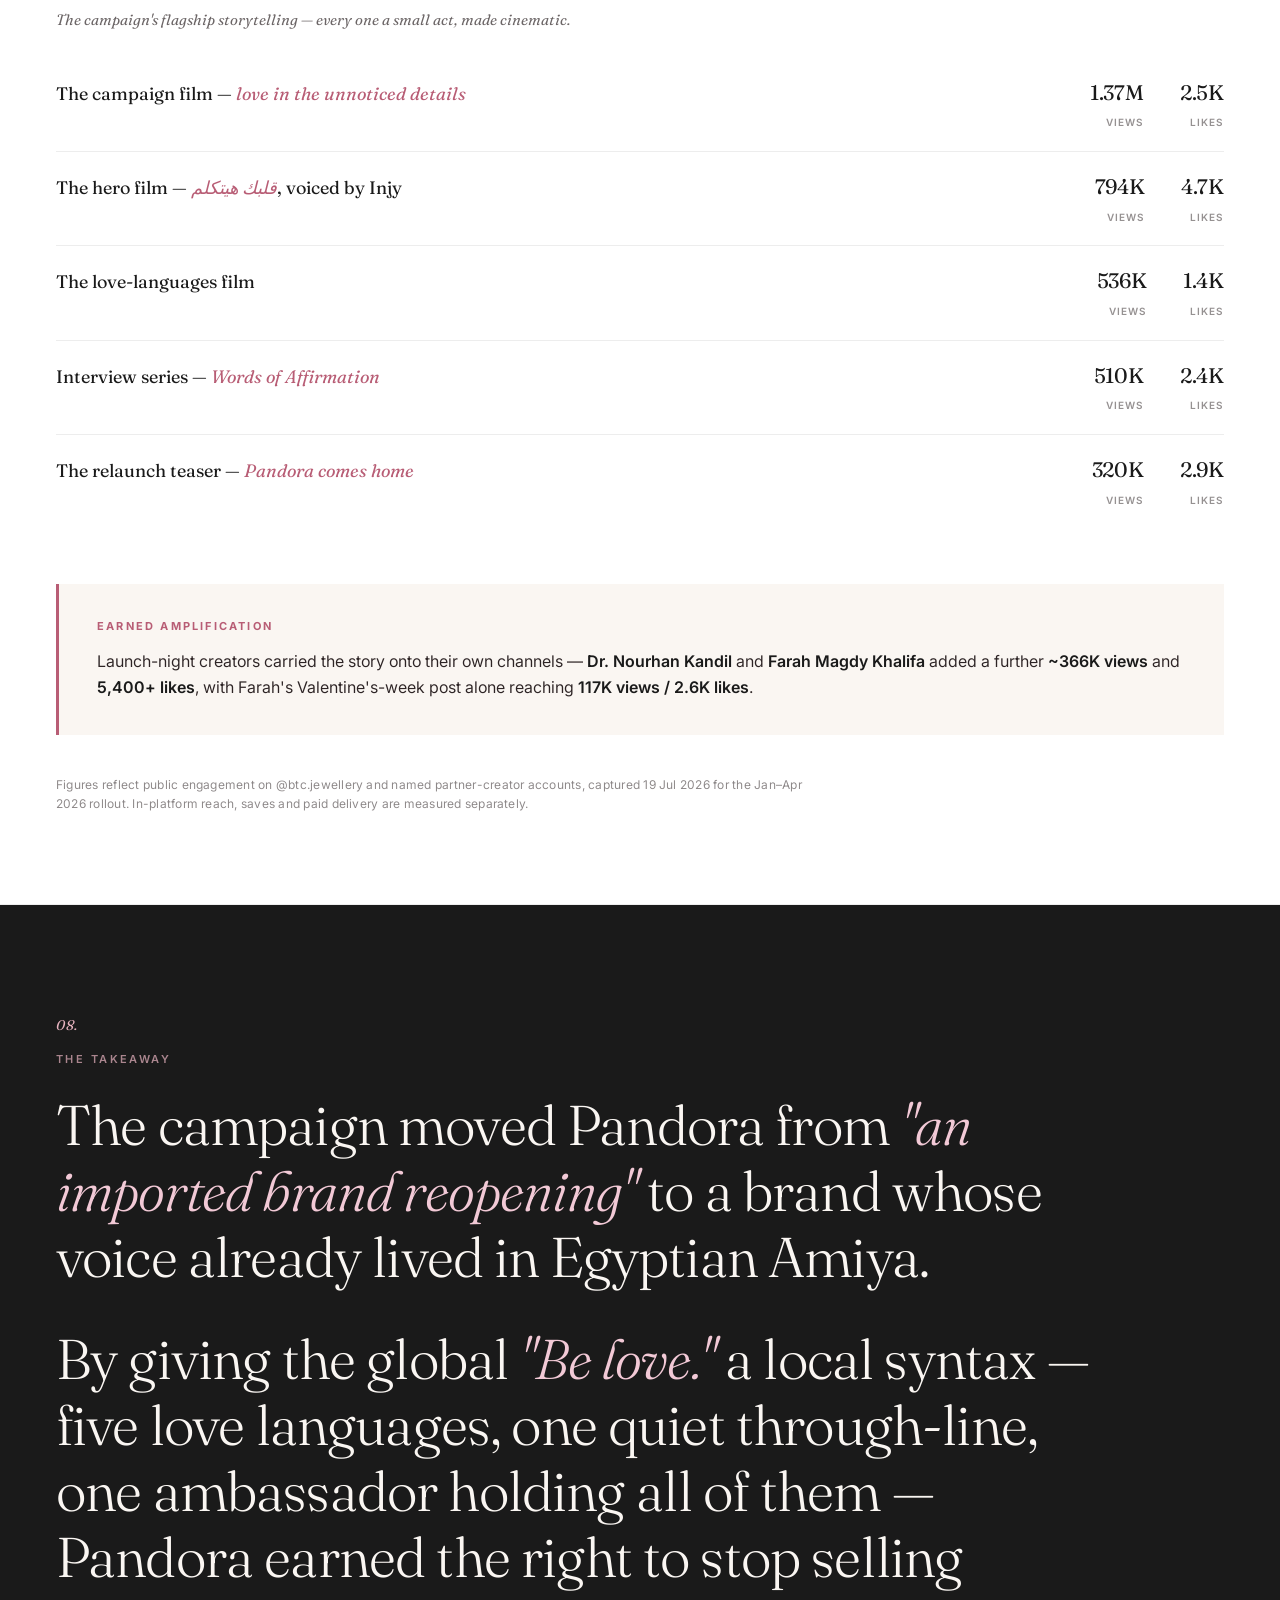
<file: work/pandora-let-your-heart-speak/index.html>
<!doctype html>
<html lang="en">
<head>
<meta charset="utf-8">
<meta name="viewport" content="width=device-width, initial-scale=1">
<title>Pandora: Let Your Heart Speak — Fady George</title>
<meta name="description" content="Pandora case study by Fady George — Jewellery · Brand Relaunch.">
<meta property="og:title" content="Pandora: Let Your Heart Speak — Fady George">
<meta property="og:description" content="Pandora case study by Fady George — Jewellery · Brand Relaunch.">
<link rel="canonical" href="https://fadystudio.github.io/work/pandora-let-your-heart-speak/">
<meta name="author" content="Fady George">
<meta name="theme-color" content="#0b0c0e">
<meta property="og:url" content="https://fadystudio.github.io/work/pandora-let-your-heart-speak/">
<meta property="og:type" content="article">
<meta property="og:site_name" content="Fady George">
<meta property="og:image" content="https://fadystudio.github.io/assets/pandora-let-your-heart-speak/img-01.jpg">
<meta property="og:image:alt" content="Pandora case study by Fady George — Jewellery · Brand Relaunch.">
<meta name="twitter:card" content="summary_large_image">
<meta name="twitter:title" content="Pandora: Let Your Heart Speak — Fady George">
<meta name="twitter:description" content="Pandora case study by Fady George — Jewellery · Brand Relaunch.">
<meta name="twitter:image" content="https://fadystudio.github.io/assets/pandora-let-your-heart-speak/img-01.jpg">
<link rel="icon" href="data:image/svg+xml,%3Csvg xmlns='http://www.w3.org/2000/svg' viewBox='0 0 32 32'%3E%3Crect width='32' height='32' rx='7' fill='%230b0c0e'/%3E%3Ctext x='16' y='22' font-family='Arial' font-size='16' font-weight='800' fill='%23ece9e2' text-anchor='middle'%3EFG%3C/text%3E%3C/svg%3E">
<link rel="stylesheet" href="../../styles.css">
</head>
<body>
<header class="site solid">
  <a class="wordmark" href="../../index.html">Fady George<span> ®</span></a>
  <nav class="pill" aria-label="Main"><a href="../../index.html">Home</a><a class="on" href="../../index.html#work">Work</a><a href="../../index.html#about">About</a><a href="../../index.html#contact">Contact</a></nav>
  <div class="head-right">
    <span class="avail">Available for briefs</span>
    <a class="btn" href="mailto:fady.career@gmail.com">Let's talk</a>
  </div>
</header>

<main class="case-body embed-media">
  <div style="padding-top:14vh"><div class="label">Pandora — The Work</div>
  <h2 style="font-size:clamp(28px,3.6vw,52px); font-weight:480; letter-spacing:-.02em; margin-top:14px">Films &amp; stills <em class="acc">from the campaign</em></h2></div>
<div class="films"><figure><video controls preload="metadata" playsinline src="../../assets/pandora-let-your-heart-speak/video-01-720p.mp4"></video><figcaption>The campaign film</figcaption></figure></div>
<div class="plates "><figure><img src="../../assets/pandora-let-your-heart-speak/img-01.jpg" alt="Pandora: Let Your Heart Speak — campaign visual 1" loading="lazy"><figcaption>Still 01</figcaption></figure>
<figure><img src="../../assets/pandora-let-your-heart-speak/img-02.jpg" alt="Pandora: Let Your Heart Speak — campaign visual 2" loading="lazy"><figcaption>Still 02</figcaption></figure>
<figure><img src="../../assets/pandora-let-your-heart-speak/img-03.jpg" alt="Pandora: Let Your Heart Speak — campaign visual 3" loading="lazy"><figcaption>Still 03</figcaption></figure>
<figure><img src="../../assets/pandora-let-your-heart-speak/img-04.jpg" alt="Pandora: Let Your Heart Speak — campaign visual 4" loading="lazy"><figcaption>Still 04</figcaption></figure>
<figure><img src="../../assets/pandora-let-your-heart-speak/img-05.jpg" alt="Pandora: Let Your Heart Speak — campaign visual 5" loading="lazy"><figcaption>Still 05</figcaption></figure></div>
  <div style="padding:6vh 0 8vh; text-align:center"><div class="label">↓ The full case study</div></div>
</main>
<div class="embed-case">
<!-- Pandora Egypt — Let Your Heart Speak | Case Study | Paste this into a Wix HTML element -->  
<!-- Suggested iframe height in Wix: 5400px desktop. Mobile auto-adjusts via 760px breakpoint. -->  
<!-- Width: full container. Fonts load from Google Fonts directly. -->

<style>  
  @import url('https://fonts.googleapis.com/css2?family=Fraunces:ital,opsz,wght@0,9..144,300;0,9..144,400;0,9..144,500;0,9..144,600;0,9..144,700;1,9..144,400;1,9..144,500&family=Inter:wght@300;400;500;600;700&family=Cairo:wght@400;600;700;900&display=swap');

  /* ───────── reset ───────── */  
  .pdc *, .pdc *::before, .pdc *::after { box-sizing: border-box; }  
  .pdc { margin: 0; padding: 0; }

  /* ───────── shell ───────── */  
  .pdc {  
    --pink-50: #FDF6F8;  
    --pink-100: #F9E5EC;  
    --pink-200: #F2C9D6;  
    --pink-300: #E8B4C0;  
    --pink-400: #D89BAB;  
    --pink-500: #C97D92;  
    --pink-700: #8E4C5F;  
    --rose: #B85D75;  
    --ink: #1A1A1A;  
    --ink-soft: #2D2425;  
    --paper: #FFFFFF;  
    --cream: #FAF6F2;  
    --line: rgba(26,26,26,0.08);  
    --line-pink: rgba(184, 93, 117, 0.18);  
    --shadow: 0 1px 0 rgba(26,26,26,0.04);

    font-family: 'Inter', -apple-system, BlinkMacSystemFont, sans-serif;  
    color: var(--ink);  
    background: var(--paper);  
    line-height: 1.55;  
    -webkit-font-smoothing: antialiased;  
    text-rendering: optimizeLegibility;  
  }

  .pdc-wrap {  
    max-width: 1280px;  
    margin: 0 auto;  
    padding: 0 56px;  
  }

  /* ───────── hero ───────── */  
  .pdc-hero {  
    padding: 110px 0 90px;  
    border-bottom: 1px solid var(--line);  
    position: relative;  
  }  
  .pdc-hero::before {  
    content: '';  
    position: absolute;  
    top: 60px;  
    right: 56px;  
    width: 240px;  
    height: 240px;  
    background: radial-gradient(circle, var(--pink-100) 0%, transparent 70%);  
    border-radius: 50%;  
    z-index: 0;  
    pointer-events: none;  
  }  
  .pdc-hero-grid {  
    position: relative;  
    z-index: 1;  
    display: grid;  
    grid-template-columns: 1fr 1fr;  
    gap: 60px;  
    align-items: end;  
  }  
  .pdc-eyebrow {  
    font-family: 'Inter', sans-serif;  
    font-size: 11px;  
    font-weight: 600;  
    letter-spacing: 0.18em;  
    text-transform: uppercase;  
    color: var(--rose);  
    margin-bottom: 32px;  
    display: inline-block;  
  }  
  .pdc-eyebrow::before {  
    content: '';  
    display: inline-block;  
    width: 28px;  
    height: 1px;  
    background: var(--rose);  
    vertical-align: middle;  
    margin-right: 14px;  
  }  
  .pdc-hero h1 {  
    font-family: 'Fraunces', serif;  
    font-weight: 300;  
    font-size: clamp(44px, 6.5vw, 92px);  
    line-height: 0.98;  
    letter-spacing: -0.025em;  
    margin: 0 0 20px;  
    color: var(--ink);  
  }  
  .pdc-hero h1 em {  
    font-style: italic;  
    font-weight: 400;  
    color: var(--rose);  
  }  
  .pdc-hero-meta {  
    font-size: 14px;  
    color: var(--ink-soft);  
    opacity: 0.75;  
    font-weight: 400;  
    letter-spacing: 0.02em;  
  }  
  .pdc-hero-meta span {  
    display: inline-block;  
    margin-right: 18px;  
  }  
  .pdc-hero-tag {  
    display: flex;  
    flex-direction: column;  
    gap: 18px;  
    padding-bottom: 8px;  
  }  
  .pdc-hero-tag .lang-arabic {  
    font-family: 'Cairo', 'Inter', sans-serif;  
    font-weight: 700;  
    font-size: clamp(28px, 3.6vw, 52px);  
    color: var(--rose);  
    direction: rtl;  
    text-align: right;  
    letter-spacing: 0;  
    line-height: 1.1;  
  }  
  .pdc-hero-tag .lang-english {  
    font-family: 'Fraunces', serif;  
    font-style: italic;  
    font-weight: 400;  
    font-size: clamp(20px, 2.2vw, 32px);  
    color: var(--ink);  
    line-height: 1.2;  
  }

  /* ───────── section base ───────── */  
  .pdc-section {  
    padding: 90px 0;  
    border-bottom: 1px solid var(--line);  
  }  
  .pdc-section-num {  
    font-family: 'Fraunces', serif;  
    font-style: italic;  
    font-weight: 400;  
    font-size: 14px;  
    color: var(--rose);  
    margin-bottom: 14px;  
    letter-spacing: 0.05em;  
  }  
  .pdc-section-label {  
    font-family: 'Inter', sans-serif;  
    font-size: 11px;  
    font-weight: 600;  
    letter-spacing: 0.22em;  
    text-transform: uppercase;  
    color: var(--ink-soft);  
    margin-bottom: 24px;  
    opacity: 0.7;  
  }  
  .pdc-h2 {  
    font-family: 'Fraunces', serif;  
    font-weight: 400;  
    font-size: clamp(28px, 3.6vw, 48px);  
    line-height: 1.12;  
    letter-spacing: -0.012em;  
    margin: 0 0 28px;  
    color: var(--ink);  
    max-width: 920px;  
  }  
  .pdc-h2 em {  
    font-style: italic;  
    color: var(--rose);  
  }  
  .pdc-body {  
    font-size: 17px;  
    line-height: 1.65;  
    color: var(--ink-soft);  
    max-width: 720px;  
  }  
  .pdc-body strong {  
    color: var(--ink);  
    font-weight: 600;  
  }  
  .pdc-body p {  
    margin: 0 0 18px;  
  }  
  .pdc-body p:last-child { margin-bottom: 0; }

  /* ───────── two-up grid ───────── */  
  .pdc-2col {  
    display: grid;  
    grid-template-columns: 0.4fr 0.6fr;  
    gap: 80px;  
    align-items: start;  
  }  
  .pdc-2col-narrow {  
    display: grid;  
    grid-template-columns: 1fr 1fr;  
    gap: 60px;  
  }

  /* ───────── full-bleed inversions ───────── */  
  .pdc-invert {  
    background: var(--ink);  
    color: var(--cream);  
    padding: 110px 0;  
    border-bottom: none;  
  }  
  .pdc-invert .pdc-section-num,  
  .pdc-invert .pdc-section-label {  
    color: var(--pink-300);  
  }  
  .pdc-invert .pdc-h2 {  
    color: var(--cream);  
  }  
  .pdc-invert .pdc-h2 em {  
    color: var(--pink-300);  
  }  
  .pdc-invert .pdc-body {  
    color: rgba(250, 246, 242, 0.78);  
  }  
  .pdc-invert .pdc-body strong {  
    color: var(--cream);  
  }

  .pdc-pink-block {  
    background: linear-gradient(135deg, var(--pink-50) 0%, var(--pink-100) 100%);  
    padding: 110px 0;  
    border-bottom: none;  
  }  
  .pdc-pink-block .pdc-section-num,  
  .pdc-pink-block .pdc-section-label {  
    color: var(--rose);  
  }

  /* ───────── insight callout ───────── */  
  .pdc-insight {  
    background: var(--rose);  
    color: var(--cream);  
    padding: 130px 0;  
  }  
  .pdc-insight .pdc-section-label {  
    color: rgba(250, 246, 242, 0.7);  
  }  
  .pdc-insight-quote {  
    font-family: 'Fraunces', serif;  
    font-weight: 300;  
    font-style: italic;  
    font-size: clamp(34px, 5vw, 68px);  
    line-height: 1.15;  
    letter-spacing: -0.012em;  
    color: var(--cream);  
    max-width: 1080px;  
    margin: 0;  
  }  
  .pdc-insight-quote .quote-mark {  
    font-style: normal;  
    font-weight: 400;  
    font-size: 1.4em;  
    color: var(--pink-200);  
    vertical-align: -0.2em;  
    margin-right: 0.05em;  
    opacity: 0.7;  
  }

  /* ───────── audience ───────── */  
  .pdc-audience-name {  
    font-family: 'Fraunces', serif;  
    font-weight: 300;  
    font-size: clamp(56px, 9vw, 132px);  
    line-height: 0.92;  
    letter-spacing: -0.035em;  
    color: var(--ink);  
    margin: 0 0 36px;  
  }  
  .pdc-audience-name em {  
    font-style: italic;  
    color: var(--rose);  
  }  
  .pdc-personas {  
    display: grid;  
    grid-template-columns: repeat(3, 1fr);  
    gap: 32px;  
    margin-top: 64px;  
    padding-top: 56px;  
    border-top: 1px solid var(--line);  
  }  
  .pdc-persona-name {  
    font-family: 'Fraunces', serif;  
    font-style: italic;  
    font-weight: 400;  
    font-size: 22px;  
    color: var(--rose);  
    margin-bottom: 8px;  
  }  
  .pdc-persona-age {  
    font-family: 'Inter', sans-serif;  
    font-size: 12px;  
    font-weight: 500;  
    letter-spacing: 0.1em;  
    text-transform: uppercase;  
    color: var(--ink-soft);  
    opacity: 0.6;  
    margin-bottom: 14px;  
  }  
  .pdc-persona-body {  
    font-size: 15px;  
    line-height: 1.55;  
    color: var(--ink-soft);  
  }

  /* ───────── behind the insight ───────── */  
  .pdc-behind {  
    margin-top: 56px;  
    padding: 36px 40px;  
    background: var(--cream);  
    border-left: 3px solid var(--rose);  
  }  
  .pdc-behind-label {  
    font-family: 'Inter', sans-serif;  
    font-size: 11px;  
    font-weight: 700;  
    letter-spacing: 0.2em;  
    text-transform: uppercase;  
    color: var(--rose);  
    margin-bottom: 18px;  
  }  
  .pdc-behind ul {  
    margin: 0;  
    padding: 0;  
    list-style: none;  
  }  
  .pdc-behind li {  
    font-size: 16px;  
    line-height: 1.55;  
    color: var(--ink);  
    padding: 10px 0 10px 24px;  
    position: relative;  
  }  
  .pdc-behind li::before {  
    content: '';  
    position: absolute;  
    left: 0;  
    top: 22px;  
    width: 12px;  
    height: 1px;  
    background: var(--rose);  
  }  
  .pdc-behind-tag {  
    margin-top: 24px;  
    font-family: 'Inter', sans-serif;  
    font-size: 12px;  
    font-weight: 500;  
    letter-spacing: 0.08em;  
    color: var(--ink-soft);  
    opacity: 0.65;  
  }

  /* ───────── pull quotes ───────── */  
  .pdc-quotes {  
    margin-top: 60px;  
    display: grid;  
    grid-template-columns: repeat(3, 1fr);  
    gap: 36px;  
  }  
  .pdc-quote {  
    padding: 32px 28px;  
    background: var(--paper);  
    border: 1px solid var(--line-pink);  
    border-radius: 2px;  
    transition: transform 0.3s ease, box-shadow 0.3s ease;  
  }  
  .pdc-quote:hover {  
    transform: translateY(-2px);  
    box-shadow: 0 12px 36px rgba(184, 93, 117, 0.08);  
  }  
  .pdc-quote-label {  
    font-family: 'Inter', sans-serif;  
    font-size: 11px;  
    font-weight: 700;  
    letter-spacing: 0.2em;  
    text-transform: uppercase;  
    color: var(--rose);  
    margin-bottom: 16px;  
  }  
  .pdc-quote-arabic {  
    font-family: 'Cairo', 'Inter', sans-serif;  
    font-weight: 600;  
    font-size: 22px;  
    color: var(--ink);  
    direction: rtl;  
    text-align: right;  
    line-height: 1.4;  
    margin-bottom: 16px;  
  }  
  .pdc-quote-translation {  
    font-family: 'Fraunces', serif;  
    font-style: italic;  
    font-weight: 400;  
    font-size: 15px;  
    color: var(--ink-soft);  
    line-height: 1.5;  
  }  
  .pdc-quote-attr {  
    margin-top: 18px;  
    padding-top: 14px;  
    border-top: 1px solid var(--line);  
    font-family: 'Inter', sans-serif;  
    font-size: 12px;  
    color: var(--ink-soft);  
    opacity: 0.7;  
    letter-spacing: 0.04em;  
  }

  /* ───────── strategy line ───────── */  
  .pdc-strategy {  
    text-align: center;  
    padding: 130px 0;  
  }  
  .pdc-strategy-tag-en {  
    font-family: 'Fraunces', serif;  
    font-weight: 300;  
    font-size: clamp(40px, 6vw, 84px);  
    line-height: 1.05;  
    letter-spacing: -0.02em;  
    color: var(--cream);  
    margin: 0 0 24px;  
  }  
  .pdc-strategy-tag-en em {  
    font-style: italic;  
    color: var(--pink-200);  
  }  
  .pdc-strategy-tag-ar {  
    font-family: 'Cairo', sans-serif;  
    font-weight: 900;  
    font-size: clamp(36px, 5.5vw, 72px);  
    color: var(--pink-200);  
    direction: rtl;  
    line-height: 1.1;  
    margin-bottom: 32px;  
  }  
  .pdc-strategy-rule {  
    width: 60px;  
    height: 1px;  
    background: var(--pink-300);  
    margin: 32px auto;  
    opacity: 0.6;  
  }  
  .pdc-strategy-sub {  
    font-family: 'Fraunces', serif;  
    font-style: italic;  
    font-size: 18px;  
    color: rgba(250, 246, 242, 0.75);  
    max-width: 620px;  
    margin: 0 auto;  
    line-height: 1.55;  
  }

  /* ───────── chapters ───────── */  
  .pdc-chapters {  
    padding: 90px 0;  
  }  
  .pdc-chapter {  
    padding: 64px 0;  
    border-top: 1px solid var(--line);  
    display: grid;  
    grid-template-columns: 0.32fr 0.68fr;  
    gap: 80px;  
  }  
  .pdc-chapter:first-child { border-top: none; padding-top: 32px; }  
  .pdc-chapter-meta {  
    position: sticky;  
    top: 24px;  
    align-self: start;  
  }  
  .pdc-chapter-num {  
    font-family: 'Fraunces', serif;  
    font-style: italic;  
    font-weight: 300;  
    font-size: 64px;  
    line-height: 1;  
    color: var(--pink-300);  
    margin-bottom: 12px;  
  }  
  .pdc-chapter-phase {  
    font-family: 'Inter', sans-serif;  
    font-size: 11px;  
    font-weight: 600;  
    letter-spacing: 0.18em;  
    text-transform: uppercase;  
    color: var(--rose);  
    margin-bottom: 12px;  
  }  
  .pdc-chapter-window {  
    font-size: 14px;  
    color: var(--ink-soft);  
    opacity: 0.7;  
    font-family: 'Fraunces', serif;  
    font-style: italic;  
  }  
  .pdc-chapter-content h3 {  
    font-family: 'Fraunces', serif;  
    font-weight: 400;  
    font-size: clamp(24px, 2.6vw, 32px);  
    line-height: 1.2;  
    letter-spacing: -0.01em;  
    margin: 0 0 16px;  
    color: var(--ink);  
  }  
  .pdc-chapter-content h3 em {  
    font-style: italic;  
    color: var(--rose);  
  }  
  .pdc-chapter-content p {  
    font-size: 16px;  
    line-height: 1.65;  
    color: var(--ink-soft);  
    margin: 0 0 18px;  
  }  
  .pdc-chapter-content p strong {  
    color: var(--ink);  
    font-weight: 600;  
  }

  .pdc-exec-links {  
    margin-top: 22px;  
    display: flex;  
    flex-wrap: wrap;  
    gap: 8px;  
  }  
  .pdc-exec-link {  
    display: inline-flex;  
    align-items: center;  
    gap: 8px;  
    padding: 10px 16px;  
    background: var(--paper);  
    border: 1px solid var(--line-pink);  
    color: var(--rose);  
    text-decoration: none;  
    font-family: 'Inter', sans-serif;  
    font-size: 13px;  
    font-weight: 500;  
    letter-spacing: 0.02em;  
    border-radius: 999px;  
    transition: all 0.2s ease;  
  }  
  .pdc-exec-link:hover {  
    background: var(--rose);  
    color: var(--cream);  
    border-color: var(--rose);  
    transform: translateY(-1px);  
  }  
  .pdc-exec-link::before {  
    content: '↗';  
    font-size: 14px;  
    opacity: 0.7;  
  }

  /* ───────── reframe callout ───────── */  
  .pdc-reframe {  
    margin-top: 24px;  
    padding: 28px 32px;  
    background: var(--pink-50);  
    border-radius: 2px;  
    border-left: 2px solid var(--pink-400);  
  }  
  .pdc-reframe-label {  
    font-family: 'Inter', sans-serif;  
    font-size: 11px;  
    font-weight: 700;  
    letter-spacing: 0.2em;  
    text-transform: uppercase;  
    color: var(--rose);  
    margin-bottom: 12px;  
  }  
  .pdc-reframe-text {  
    font-family: 'Fraunces', serif;  
    font-style: italic;  
    font-weight: 400;  
    font-size: 18px;  
    color: var(--ink);  
    line-height: 1.5;  
  }

  /* ───────── thread callout (little things) ───────── */  
  .pdc-thread {  
    background: linear-gradient(135deg, var(--pink-100) 0%, var(--pink-200) 100%);  
    padding: 130px 0;  
    text-align: center;  
    position: relative;  
    overflow: hidden;  
  }  
  .pdc-thread::before, .pdc-thread::after {  
    content: '';  
    position: absolute;  
    width: 220px;  
    height: 220px;  
    border: 1px solid rgba(184, 93, 117, 0.12);  
    border-radius: 50%;  
  }  
  .pdc-thread::before { top: -110px; left: -60px; }  
  .pdc-thread::after { bottom: -110px; right: -60px; width: 320px; height: 320px; }  
  .pdc-thread-inner { position: relative; z-index: 1; }  
  .pdc-thread-eyebrow {  
    font-family: 'Inter', sans-serif;  
    font-size: 11px;  
    font-weight: 600;  
    letter-spacing: 0.22em;  
    text-transform: uppercase;  
    color: var(--rose);  
    margin-bottom: 32px;  
  }  
  .pdc-thread-line {  
    font-family: 'Fraunces', serif;  
    font-weight: 300;  
    font-size: clamp(34px, 5vw, 64px);  
    line-height: 1.12;  
    letter-spacing: -0.015em;  
    color: var(--ink);  
    max-width: 980px;  
    margin: 0 auto;  
  }  
  .pdc-thread-line em {  
    font-style: italic;  
    color: var(--rose);  
  }

  /* ───────── takeaway ───────── */  
  .pdc-takeaway-line {  
    font-family: 'Fraunces', serif;  
    font-weight: 300;  
    font-size: clamp(30px, 4.4vw, 56px);  
    line-height: 1.18;  
    letter-spacing: -0.015em;  
    color: var(--cream);  
    margin: 0 0 36px;  
    max-width: 1040px;  
  }  
  .pdc-takeaway-line em {  
    font-style: italic;  
    color: var(--pink-200);  
  }  
  .pdc-takeaway-line:last-child { margin-bottom: 0; }

  /* ───────── footer ───────── */  
  .pdc-footer {  
    padding: 70px 0;  
    border-top: 1px solid var(--line);  
    background: var(--cream);  
  }  
  .pdc-footer-grid {  
    display: flex;  
    justify-content: space-between;  
    align-items: center;  
    flex-wrap: wrap;  
    gap: 24px;  
  }  
  .pdc-footer-credit {  
    font-family: 'Fraunces', serif;  
    font-style: italic;  
    font-size: 16px;  
    color: var(--ink);  
  }  
  .pdc-footer-credit strong {  
    font-style: normal;  
    font-weight: 600;  
    color: var(--rose);  
  }  
  .pdc-footer-meta {  
    font-family: 'Inter', sans-serif;  
    font-size: 12px;  
    color: var(--ink-soft);  
    opacity: 0.65;  
    letter-spacing: 0.05em;  
  }

  /* ───────── mobile ───────── */  
  @media (max-width: 760px) {  
    .pdc-wrap { padding: 0 24px; }  
    .pdc-hero { padding: 70px 0 56px; }  
    .pdc-hero::before { width: 140px; height: 140px; right: 24px; top: 30px; }  
    .pdc-hero-grid { grid-template-columns: 1fr; gap: 40px; }  
    .pdc-section, .pdc-invert, .pdc-pink-block, .pdc-insight, .pdc-strategy, .pdc-thread, .pdc-chapters {  
      padding: 64px 0;  
    }  
    .pdc-2col, .pdc-2col-narrow { grid-template-columns: 1fr; gap: 32px; }  
    .pdc-personas, .pdc-quotes { grid-template-columns: 1fr; gap: 20px; }  
    .pdc-chapter { grid-template-columns: 1fr; gap: 28px; padding: 40px 0; }  
    .pdc-chapter-meta { position: static; }  
    .pdc-chapter-num { font-size: 48px; }  
    .pdc-behind { padding: 28px 24px; }  
    .pdc-thread::before, .pdc-thread::after { display: none; }  
  }  
</style>

<div class="pdc">

  <!-- ═════════════════ HERO ═════════════════ -->  
  <header class="pdc-hero">  
    <div class="pdc-wrap">  
      <div class="pdc-hero-grid">  
        <div>  
          <span class="pdc-eyebrow">Pandora Egypt — Brand Relaunch</span>  
          <h1>Let your <em>heart</em> speak.</h1>  
          <div class="pdc-hero-meta">  
            <span>Creative Strategy</span>  
            <span>·</span>  
            <span>Brand Relaunch</span>  
            <span>·</span>  
            <span>Nov 2025 — Apr 2026</span>  
          </div>  
        </div>  
        <div class="pdc-hero-tag">  
          <div class="lang-arabic">قلبك هيتكلم</div>  
          <div class="lang-english">— a brand that finally speaks Egyptian.</div>  
        </div>  
      </div>  
    </div>  
  </header>

  <!-- ═════════════════ PROBLEM ═════════════════ -->  
  <section class="pdc-section">  
    <div class="pdc-wrap">  
      <div class="pdc-2col">  
        <div>  
          <div class="pdc-section-num">01.</div>  
          <div class="pdc-section-label">The Problem</div>  
        </div>  
        <div>  
          <h2 class="pdc-h2">Pandora was a brand Egypt remembered. Not a brand Egypt was buying.</h2>  
          <div class="pdc-body">  
            <p>After years of inconsistent presence, Pandora handed its Egyptian distribution to <strong>BTC</strong> — a watch and jewelry retailer with category credibility, but no Pandora-specific equity to draw from. The brief, on the surface, was a relaunch. The deeper challenge was emotional.</p>  
            <p>In a market where serious jewelry means gold and meaningful occasions are declared loudly, <strong>Pandora needed a reason to be loved before it could be bought.</strong> The official global tagline — <em>"Be love."</em> — was poetic, but in Egyptian Arabic it didn't yet mean anything to anyone.</p>  
          </div>  
        </div>  
      </div>  
    </div>  
  </section>

  <!-- ═════════════════ CHALLENGE ═════════════════ -->  
  <section class="pdc-pink-block">  
    <div class="pdc-wrap">  
      <div class="pdc-2col">  
        <div>  
          <div class="pdc-section-num">02.</div>  
          <div class="pdc-section-label">The Challenge</div>  
        </div>  
        <div>  
          <h2 class="pdc-h2">How can Pandora come <em>home</em> to Egypt — without sounding like a foreign brand showing up uninvited?</h2>  
        </div>  
      </div>  
    </div>  
  </section>

  <!-- ═════════════════ FINDINGS / REFRAME ═════════════════ -->  
  <section class="pdc-section">  
    <div class="pdc-wrap">  
      <div class="pdc-2col">  
        <div>  
          <div class="pdc-section-num">03.</div>  
          <div class="pdc-section-label">Research Thinking</div>  
        </div>  
        <div>  
          <h2 class="pdc-h2">We didn't have new data. We had a feeling everyone in the room recognized.</h2>  
          <div class="pdc-body">  
            <p>The strategy didn't begin with a stack of reports. It began with a category observation: every jewelry brand in Egypt was selling the same emotion in the same voice. Romance as performance. Gold as proof. Big-occasion jewelry for big-occasion declarations.</p>  
            <p><strong>Our initial hypothesis was that Pandora needed a louder declaration to compete.</strong></p>  
            <div class="pdc-reframe">  
              <div class="pdc-reframe-label">The Reframe</div>  
              <div class="pdc-reframe-text">But the deeper we sat with the brand, the sharper the question became — what if the most underserved territory in Egyptian jewelry isn't the loud part of love, but the <em>quiet</em> part?</div>  
            </div>  
            <p style="margin-top: 24px;">The hand on the back. The voice note at 2 a.m. The gift that wasn't asked for. <strong>"What does love mean to you?"</strong> — that question, and the Five Love Languages framework that scaffolds it, became the entire creative spine.</p>  
          </div>  
        </div>  
      </div>  
    </div>  
  </section>

  <!-- ═════════════════ AUDIENCE ═════════════════ -->  
  <section class="pdc-section">  
    <div class="pdc-wrap">  
      <div class="pdc-section-num">04.</div>  
      <div class="pdc-section-label">The Audience</div>  
      <h2 class="pdc-audience-name">The <em>Five Languages.</em></h2>  
      <div class="pdc-body" style="font-size: 19px; max-width: 820px;">  
        <p>Not a demographic. An emotional permission.</p>  
        <p>The Five Languages are Egyptians of any age, any gender, any life stage — connected by one thing: they're tired of being told love looks one specific way. Each of them speaks love in their own dialect. Each of them is waiting to hear it back in the same one.</p>  
      </div>

      <div class="pdc-personas">  
        <div>  
          <div class="pdc-persona-name">Sara — The Timeless Modern</div>  
          <div class="pdc-persona-age">40s · Forties</div>  
          <div class="pdc-persona-body">Career, family, milestones. Sees jewelry as a chapter system: every piece marks a moment that doesn't need announcing. Quality and quiet sophistication over passing trends.</div>  
        </div>  
        <div>  
          <div class="pdc-persona-name">Karim — The Gift-Giver</div>  
          <div class="pdc-persona-age">30s · Thirties</div>  
          <div class="pdc-persona-body">The thoughtful one. Buys with emotion and practicality combined. Wants curated shortlists over endless scrolling, and packaging that feels premium but sincere. He's looking for the gift that says the thing he can't.</div>  
        </div>  
        <div>  
          <div class="pdc-persona-name">Haidy — The Meaning-Maker</div>  
          <div class="pdc-persona-age">20s · Twenties</div>  
          <div class="pdc-persona-body">A young professional building a charm bracelet as a memory system. Each piece holds a story she can name. Mixes minimal elegance with a touch of sparkle.</div>  
        </div>  
      </div>

      <div class="pdc-behind">  
        <div class="pdc-behind-label">Behind the Insight</div>  
        <ul>  
          <li>Read the entire jewelry category in Egypt as a single conversation — and noticed that nobody was speaking in interior voice.</li>  
          <li>Stress-tested every existing Pandora claim ("Be love," "Forever in My Heart") against Egyptian Amiya until the language stopped feeling translated and started feeling spoken.</li>  
          <li>Mapped Gary Chapman's Five Love Languages onto Egyptian gesture vocabulary — the suhoor someone makes for you, the way someone refills your tea before you ask, the silent hug at the airport — and found a one-to-one fit with no bending.</li>  
        </ul>  
        <div class="pdc-behind-tag">Category Observation · Cultural Translation · Framework Mapping</div>  
      </div>

      <div class="pdc-quotes">  
        <div class="pdc-quote">  
          <div class="pdc-quote-label">Acts of Service</div>  
          <div class="pdc-quote-arabic">إيه أكتر تصرّف بسيط بتحسي فيه بحُب حقيقي؟</div>  
          <div class="pdc-quote-translation">"What's the simplest gesture that makes you feel truly loved?"</div>  
          <div class="pdc-quote-attr">— Interview Series, Episode One</div>  
        </div>  
        <div class="pdc-quote">  
          <div class="pdc-quote-label">Receiving Gifts</div>  
          <div class="pdc-quote-arabic">إيه أكبر هدية ليها معنى أكبر من قيمتها؟</div>  
          <div class="pdc-quote-translation">"What gift carries more meaning than its price?"</div>  
          <div class="pdc-quote-attr">— Interview Series, Episode Two</div>  
        </div>  
        <div class="pdc-quote">  
          <div class="pdc-quote-label">Quality Time</div>  
          <div class="pdc-quote-arabic">إيه آخر وقت مع حد بتحبه وبتفتكره دايما؟</div>  
          <div class="pdc-quote-translation">"When was the last time you spent with someone you love that you'll always remember?"</div>  
          <div class="pdc-quote-attr">— Interview Series, Episode Three</div>  
        </div>  
      </div>  
    </div>  
  </section>

  <!-- ═════════════════ INSIGHT ═════════════════ -->  
  <section class="pdc-insight">  
    <div class="pdc-wrap">  
      <div class="pdc-section-num">05.</div>  
      <div class="pdc-section-label">The Insight</div>  
      <p class="pdc-insight-quote">  
        <span class="quote-mark">"</span>In Egypt, love is rarely <em>said</em> out loud. It's served, gifted, sat-with, touched, and remembered.<span class="quote-mark">"</span>  
      </p>  
    </div>  
  </section>

  <!-- ═════════════════ STRATEGY ═════════════════ -->  
  <section class="pdc-strategy pdc-invert">  
    <div class="pdc-wrap">  
      <div class="pdc-section-label" style="text-align: center; margin-bottom: 24px;">The Strategy</div>  
      <div class="pdc-strategy-tag-en">Give Pandora a heart that already <em>speaks Arabic.</em></div>  
      <div class="pdc-strategy-rule"></div>  
      <div class="pdc-strategy-tag-ar">قلبك هيتكلم</div>  
      <p class="pdc-strategy-sub">A platform line that does two things at once — it positions Pandora as the brand that gives a voice to feelings that don't have words yet, and turns the global "Be love." into something that sounds native, not translated.</p>  
    </div>  
  </section>

  <!-- ═════════════════ THE THREAD — LITTLE THINGS ═════════════════ -->  
  <section class="pdc-thread">  
    <div class="pdc-wrap pdc-thread-inner">  
      <div class="pdc-thread-eyebrow">The Through-Line</div>  
      <div class="pdc-thread-line">Five love languages, held together by one quiet idea — <em>love lasts in the little things.</em></div>  
    </div>  
  </section>

  <!-- ═════════════════ THE CAMPAIGN ═════════════════ -->  
  <section class="pdc-section">  
    <div class="pdc-wrap">  
      <div class="pdc-section-num">06.</div>  
      <div class="pdc-section-label">The Campaign</div>  
      <h2 class="pdc-h2">Let Your Heart Speak <em>/</em> قلبك هيتكلم</h2>  
      <div class="pdc-body">  
        <p>A four-chapter rollout — Pre-Tease, Store Launch, Hero Campaign, Sustain &amp; Loyalty — built on one question, one framework, and one tone of voice. <strong>Warm. Emotionally honest. Introspective.</strong> Every execution lives somewhere on the same emotional grid: a love language on one axis, a small everyday gesture on the other.</p>  
      </div>  
    </div>  
  </section>

  <!-- ═════════════════ CHAPTERS ═════════════════ -->  
  <section class="pdc-chapters">  
    <div class="pdc-wrap">

      <!-- CHAPTER 1 -->  
      <div class="pdc-chapter">  
        <div class="pdc-chapter-meta">  
          <div class="pdc-chapter-num">01</div>  
          <div class="pdc-chapter-phase">Chapter One</div>  
          <div class="pdc-chapter-window">Pre-Tease &amp; Build-Up · Nov–Dec</div>  
        </div>  
        <div class="pdc-chapter-content">

          <h3>The <em>five vignettes</em> that arrived without a logo.</h3>  
          <p><strong>The campaign earned attention before it ever announced itself.</strong> Five teaser films, each five to ten seconds long, each silently mapping to one love language. A sunset, two beach chairs, two hands reaching across — <em>Quality Time.</em> A pink box on a rumpled bed, a hand reaching for it — <em>Receiving Gifts.</em> Every teaser ended with the same five-word brief: <strong>"What does love mean to you?"</strong></p>  
          <p>Each vignette was a small, mundane act elevated to the scale of a film — the deliberate first proof of the campaign's deeper promise: <em>love lasts in the little things.</em></p>  

          <h3 style="margin-top: 48px;">The <em>SMS &amp; WhatsApp</em> drip — the first whisper.</h3>  
          <p><strong>Before social, before press, before a single billboard — the existing Pandora clientele heard from the brand directly.</strong> A four-to-six message drip series rolled out across SMS and WhatsApp, spaced over weeks: gentle prompts, mini-questions, poetic excerpts. Not a sale. Not an announcement. <strong>A conversation.</strong></p>  
          <p>The drip was deliberately quiet — no logo lock-up, no urgency. It was the brand's way of doing what the strategy preached: <em>showing up in the smallest possible way, then letting the moment land.</em> A direct demonstration of "love lasts in the little things" before anyone had heard the line.</p>

        </div>  
      </div>

      <!-- CHAPTER 2 -->  
      <div class="pdc-chapter">  
        <div class="pdc-chapter-meta">  
          <div class="pdc-chapter-num">02</div>  
          <div class="pdc-chapter-phase">Chapter Two</div>  
          <div class="pdc-chapter-window">Store Launch &amp; Tease Reveal · Dec–Jan</div>  
        </div>  
        <div class="pdc-chapter-content">

          <h3>The <em>Mall of Arabia</em> launch — where the campaign became a room.</h3>  
          <p><strong>The relaunch event closed the loop between strategy and store.</strong> The night opened the brand's first new-era branch and physically staged the Five Love Languages narrative for press, influencers, and the brand's existing clientele. Influencer invitations arrived in printed gift boxes — translating the deck's "fine paper scroll sealed with wax" into a more shippable object — and generated organic unboxing content from voices including <strong>Dr. Nourhan Kandil</strong> (originally on the brand-ambassador shortlist, recast here as a launch-night voice) and newlywed micro-influencer <strong>Farah Magdy Khalifa</strong>, whose Valentine's-week post explicitly named the campaign as <em>"Let Your Heart Speak, which highlights the beauty of the five love languages and how jewelry can express what words sometimes can't."</em></p>  
          <div class="pdc-exec-links">  
            <a class="pdc-exec-link" href="https://www.instagram.com/reel/DVJMR9bE-ur/" target="_blank" rel="noopener">Event recap</a>  
            <a class="pdc-exec-link" href="https://www.instagram.com/reel/DUv2LBZDasM/" target="_blank" rel="noopener">Dr. Nourhan Kandil</a>  
            <a class="pdc-exec-link" href="https://www.instagram.com/reel/DVMPAhxjebv/" target="_blank" rel="noopener">Farah Magdy Khalifa</a>  
            <a class="pdc-exec-link" href="https://www.instagram.com/reel/DUwEKf5jYB9/" target="_blank" rel="noopener">Valentine's wrap</a>  
          </div>

          <h3 style="margin-top: 56px;">The <em>Call Teta</em> Booth — the smallest act, made permanent.</h3>  
          <p><strong>The night's centerpiece wasn't a stage — it was a phone booth.</strong> Guests stepped into the Call Teta Booth to call someone they loved or record a short voice note. The first ten seconds of that message were printed as a tiny waveform card with a QR code — a wallet-sized object that lets them replay the voice anytime. A photographer with a Polaroid captured the moment. Guests left with a physical, hold-able fragment of an act that, on any other night, would have ended the second the call did.</p>  
          <p>The booth was the campaign's strategic soul, made tangible. <strong>It took the smallest, most ordinary expression of love — calling your grandmother — and treated it as a thing worth keeping.</strong> No product was sold inside it. None needed to be. The booth was the brand's argument in physical form: <em>that the little things deserve permanence, and that's what jewelry is for.</em></p>

        </div>  
      </div>

      <!-- CHAPTER 3 -->  
      <div class="pdc-chapter">  
        <div class="pdc-chapter-meta">  
          <div class="pdc-chapter-num">03</div>  
          <div class="pdc-chapter-phase">Chapter Three</div>  
          <div class="pdc-chapter-window">Hero Campaign · Feb–Apr</div>  
        </div>  
        <div class="pdc-chapter-content">

          <h3>The <em>hero film</em> — the brand's most public commitment to its quietest idea.</h3>  
          <p><strong>A cinematic spot built on the deck's original Egyptian Arabic copy</strong> — voiced by brand ambassador <strong>Injy El Mokkadem</strong>, who became the singular face of the campaign. The film catalogues the small things across the five love languages: a word spoken, a moment carved into the heart, a touch felt, a gift that arrived without being asked for, a kindness given without prompting. <em>"With every word spoken, every touch felt, every gift that came unexpectedly, and every act of kindness shown without being asked — the heart will always have something to say."</em> The film ends on the line that anchors the entire platform: <strong>قلبك هيتكلم بـ Pandora.</strong></p>  
          <div class="pdc-exec-links">  
            <a class="pdc-exec-link" href="https://www.instagram.com/reel/DUqK7YJk66x/" target="_blank" rel="noopener">The hero film</a>  
          </div>

        </div>  
      </div>

      <!-- CHAPTER 4 -->  
      <div class="pdc-chapter">  
        <div class="pdc-chapter-meta">  
          <div class="pdc-chapter-num">04</div>  
          <div class="pdc-chapter-phase">Chapter Four</div>  
          <div class="pdc-chapter-window">The Interview Series · Tightened</div>  
        </div>  
        <div class="pdc-chapter-content">

          <h3>The interview series — <em>tightened.</em></h3>  
          <p><strong>The original strategy proposed a multi-voice interview series</strong> — "people from all walks of life" answering <em>"What does love mean to you?"</em> What shipped was sharper. Rather than collect five voices for five love languages, we built one interior monologue across five episodes — all with Injy.</p>  
          <p>Each episode picks up one love language as its on-screen question. <em>Acts of Service</em> — what's the simplest gesture that makes you feel truly loved? <em>Receiving Gifts</em> — what gift carries more meaning than its price? <em>Quality Time</em> — when was the last time with someone you love that you'll always remember? Every question is a small, almost-throwaway one. Every answer makes the case that the smallest things are exactly what stay.</p>  
          <div class="pdc-reframe">  
            <div class="pdc-reframe-label">The Tightening</div>  
            <div class="pdc-reframe-text">The strategic spine — the question, the framework, the tone — held. The casting tightened the delivery. One ambassador embodying the entire emotional system, rather than fragmenting it across five voices.</div>  
          </div>  
          <div class="pdc-exec-links">  
            <a class="pdc-exec-link" href="https://www.instagram.com/reel/DXMqwiLE09N/" target="_blank" rel="noopener">Acts of Service</a>  
            <a class="pdc-exec-link" href="https://www.instagram.com/reel/DW6t8JEkxPT/" target="_blank" rel="noopener">Receiving Gifts</a>  
            <a class="pdc-exec-link" href="https://www.instagram.com/reel/DXeoxICE-q6/" target="_blank" rel="noopener">Quality Time</a>  
          </div>

        </div>  
      </div>

    </div>  
  </section>

  <!-- ═════════════════ RESULTS ═════════════════ -->
  <section class="pdc-section">
    <style>
      .pdc-res-stats{display:grid;grid-template-columns:repeat(4,1fr);gap:1px;margin-top:52px;background:var(--line-pink);border:1px solid var(--line-pink)}
      .pdc-res-stat{background:var(--paper);padding:38px 26px}
      .pdc-res-num{font-family:'Fraunces',serif;font-weight:300;font-size:clamp(38px,4.8vw,64px);line-height:1;letter-spacing:-.03em;color:var(--rose);margin-bottom:12px}
      .pdc-res-label{font-family:'Inter',sans-serif;font-size:12px;font-weight:600;letter-spacing:.06em;text-transform:uppercase;color:var(--ink-soft);opacity:.72;line-height:1.4}
      .pdc-res-sub{margin-top:7px;font-family:'Fraunces',serif;font-style:italic;font-size:13px;color:var(--ink-soft);opacity:.62;line-height:1.4}
      .pdc-res-spot{margin-top:64px;border-top:1px solid var(--line);padding-top:44px}
      .pdc-res-spot-head{font-family:'Inter',sans-serif;font-size:11px;font-weight:700;letter-spacing:.2em;text-transform:uppercase;color:var(--rose);margin-bottom:8px}
      .pdc-res-spot-note{font-family:'Fraunces',serif;font-style:italic;font-size:15px;color:var(--ink-soft);opacity:.7;margin-bottom:26px}
      .pdc-res-reel{display:grid;grid-template-columns:1fr auto auto;gap:36px;align-items:baseline;padding:18px 0;border-top:1px solid var(--line);text-decoration:none}
      .pdc-res-reel:first-of-type{border-top:none}
      a.pdc-res-reel:hover .pdc-res-reel-t{color:var(--rose)}
      .pdc-res-reel-t{font-family:'Fraunces',serif;font-size:18px;font-weight:400;color:var(--ink);line-height:1.3}
      .pdc-res-reel-t em{font-style:italic;color:var(--rose)}
      .pdc-res-reel-m{text-align:right;white-space:nowrap}
      .pdc-res-reel-m b{display:block;font-family:'Fraunces',serif;font-weight:400;font-size:21px;color:var(--ink);letter-spacing:-.01em}
      .pdc-res-reel-m span{font-family:'Inter',sans-serif;font-size:10px;font-weight:600;letter-spacing:.1em;text-transform:uppercase;color:var(--ink-soft);opacity:.5}
      .pdc-res-amp{margin-top:56px;padding:34px 38px;background:var(--cream);border-left:3px solid var(--rose)}
      .pdc-res-amp-label{font-family:'Inter',sans-serif;font-size:11px;font-weight:700;letter-spacing:.2em;text-transform:uppercase;color:var(--rose);margin-bottom:14px}
      .pdc-res-amp p{margin:0;font-size:16px;line-height:1.6;color:var(--ink-soft)}
      .pdc-res-amp strong{color:var(--ink);font-weight:600}
      .pdc-res-note{margin-top:40px;font-family:'Inter',sans-serif;font-size:12px;color:var(--ink-soft);opacity:.55;letter-spacing:.02em;line-height:1.65;max-width:760px}
      @media (max-width:760px){
        .pdc-res-stats{grid-template-columns:1fr 1fr}
        .pdc-res-reel{grid-template-columns:1fr;gap:6px}
        .pdc-res-reel-m{text-align:left}
        .pdc-res-reel-m b{display:inline;font-size:16px}
        .pdc-res-reel-m span{display:inline;margin-left:6px}
      }
    </style>
    <div class="pdc-wrap">
      <div class="pdc-section-num">07.</div>
      <div class="pdc-section-label">The Results</div>
      <h2 class="pdc-h2">A quiet idea that <em>traveled loudly.</em></h2>
      <div class="pdc-body">
        <p>The relaunch arrived on a brand-new channel built for it — <strong>@btc.jewellery</strong>, opened with the campaign. And it was the storytelling, not the product posts, that pulled the numbers: the films and interviews built on the Five Love Languages became the channel's most-watched content. Across the public rollout (Jan–Apr 2026), the owned channel earned:</p>
      </div>

      <div class="pdc-res-stats">
        <div class="pdc-res-stat"><div class="pdc-res-num">5.4M</div><div class="pdc-res-label">Reel views</div><div class="pdc-res-sub">across the campaign window</div></div>
        <div class="pdc-res-stat"><div class="pdc-res-num">1.37M</div><div class="pdc-res-label">Top film</div><div class="pdc-res-sub">on a single reel</div></div>
        <div class="pdc-res-stat"><div class="pdc-res-num">179K</div><div class="pdc-res-label">Avg views / reel</div><div class="pdc-res-sub">across 30 films</div></div>
        <div class="pdc-res-stat"><div class="pdc-res-num">32K+</div><div class="pdc-res-label">Engagements</div><div class="pdc-res-sub">likes · comments · reposts</div></div>
      </div>

      <div class="pdc-res-spot">
        <div class="pdc-res-spot-head">The reels that carried it</div>
        <div class="pdc-res-spot-note">The campaign's flagship storytelling — every one a small act, made cinematic.</div>

        <a class="pdc-res-reel" href="https://www.instagram.com/reel/DVOWwk4E9Ep/" target="_blank" rel="noopener">
          <div class="pdc-res-reel-t">The campaign film — <em>love in the unnoticed details</em></div>
          <div class="pdc-res-reel-m"><b>1.37M</b><span>views</span></div>
          <div class="pdc-res-reel-m"><b>2.5K</b><span>likes</span></div>
        </a>
        <a class="pdc-res-reel" href="https://www.instagram.com/reel/DUqK7YJk66x/" target="_blank" rel="noopener">
          <div class="pdc-res-reel-t">The hero film — <em>قلبك هيتكلم</em>, voiced by Injy</div>
          <div class="pdc-res-reel-m"><b>794K</b><span>views</span></div>
          <div class="pdc-res-reel-m"><b>4.7K</b><span>likes</span></div>
        </a>
        <a class="pdc-res-reel" href="https://www.instagram.com/reel/DU3RwnVE6uE/" target="_blank" rel="noopener">
          <div class="pdc-res-reel-t">The love-languages film</div>
          <div class="pdc-res-reel-m"><b>536K</b><span>views</span></div>
          <div class="pdc-res-reel-m"><b>1.4K</b><span>likes</span></div>
        </a>
        <a class="pdc-res-reel" href="https://www.instagram.com/reel/DWolCHYE6YK/" target="_blank" rel="noopener">
          <div class="pdc-res-reel-t">Interview series — <em>Words of Affirmation</em></div>
          <div class="pdc-res-reel-m"><b>510K</b><span>views</span></div>
          <div class="pdc-res-reel-m"><b>2.4K</b><span>likes</span></div>
        </a>
        <a class="pdc-res-reel" href="https://www.instagram.com/reel/DTFvS7liCPt/" target="_blank" rel="noopener">
          <div class="pdc-res-reel-t">The relaunch teaser — <em>Pandora comes home</em></div>
          <div class="pdc-res-reel-m"><b>320K</b><span>views</span></div>
          <div class="pdc-res-reel-m"><b>2.9K</b><span>likes</span></div>
        </a>
      </div>

      <div class="pdc-res-amp">
        <div class="pdc-res-amp-label">Earned amplification</div>
        <p>Launch-night creators carried the story onto their own channels — <strong>Dr. Nourhan Kandil</strong> and <strong>Farah Magdy Khalifa</strong> added a further <strong>~366K views</strong> and <strong>5,400+ likes</strong>, with Farah's Valentine's-week post alone reaching <strong>117K views / 2.6K likes</strong>.</p>
      </div>

      <div class="pdc-res-note">Figures reflect public engagement on @btc.jewellery and named partner-creator accounts, captured 19 Jul 2026 for the Jan–Apr 2026 rollout. In-platform reach, saves and paid delivery are measured separately.</div>
    </div>
  </section>


  <!-- ═════════════════ TAKEAWAY ═════════════════ -->  
  <section class="pdc-invert">  
    <div class="pdc-wrap">  
      <div class="pdc-section-num">08.</div>  
      <div class="pdc-section-label">The Takeaway</div>  
      <p class="pdc-takeaway-line">The campaign moved Pandora from <em>"an imported brand reopening"</em> to a brand whose voice already lived in Egyptian Amiya.</p>  
      <p class="pdc-takeaway-line">By giving the global <em>"Be love."</em> a local syntax — five love languages, one quiet through-line, one ambassador holding all of them — Pandora earned the right to stop selling jewelry as proof of love and start being remembered as the brand that helps Egyptians say it. <em>In all the little ways it's already being said.</em></p>  
    </div>  
  </section>

  <!-- ═════════════════ FOOTER ═════════════════ -->  
  <footer class="pdc-footer">  
    <div class="pdc-wrap">  
      <div class="pdc-footer-grid">  
        <div class="pdc-footer-credit">  
          Creative Strategy by <strong>Fady George</strong>  
        </div>  
        <div class="pdc-footer-meta">  
          PANDORA EGYPT · BTC JEWELLERY · 2025–2026  
        </div>  
      </div>  
    </div>  
  </footer>

</div>  

</div>
<nav class="case-nav">
  <a href="../meuble-elchark-tvc/index.html"><span class="label">← Previous</span><b>Meuble Elchark</b></a>
  <a class="all" href="../../index.html#work"><span class="label">All work</span><b>01 / 13</b></a>
  <a class="next" href="../rotana-naturally-gets-us/index.html"><span class="label">Next →</span><b>Rotana</b></a>
</nav>
<footer class="site">
  <span>© 2026 Fady George</span>
  <span>Egypt → GCC</span>
  <span>Strategy · Copy · Content Direction</span>
</footer>
<script src="../../main.js"></script>
</body>
</html>
</file>
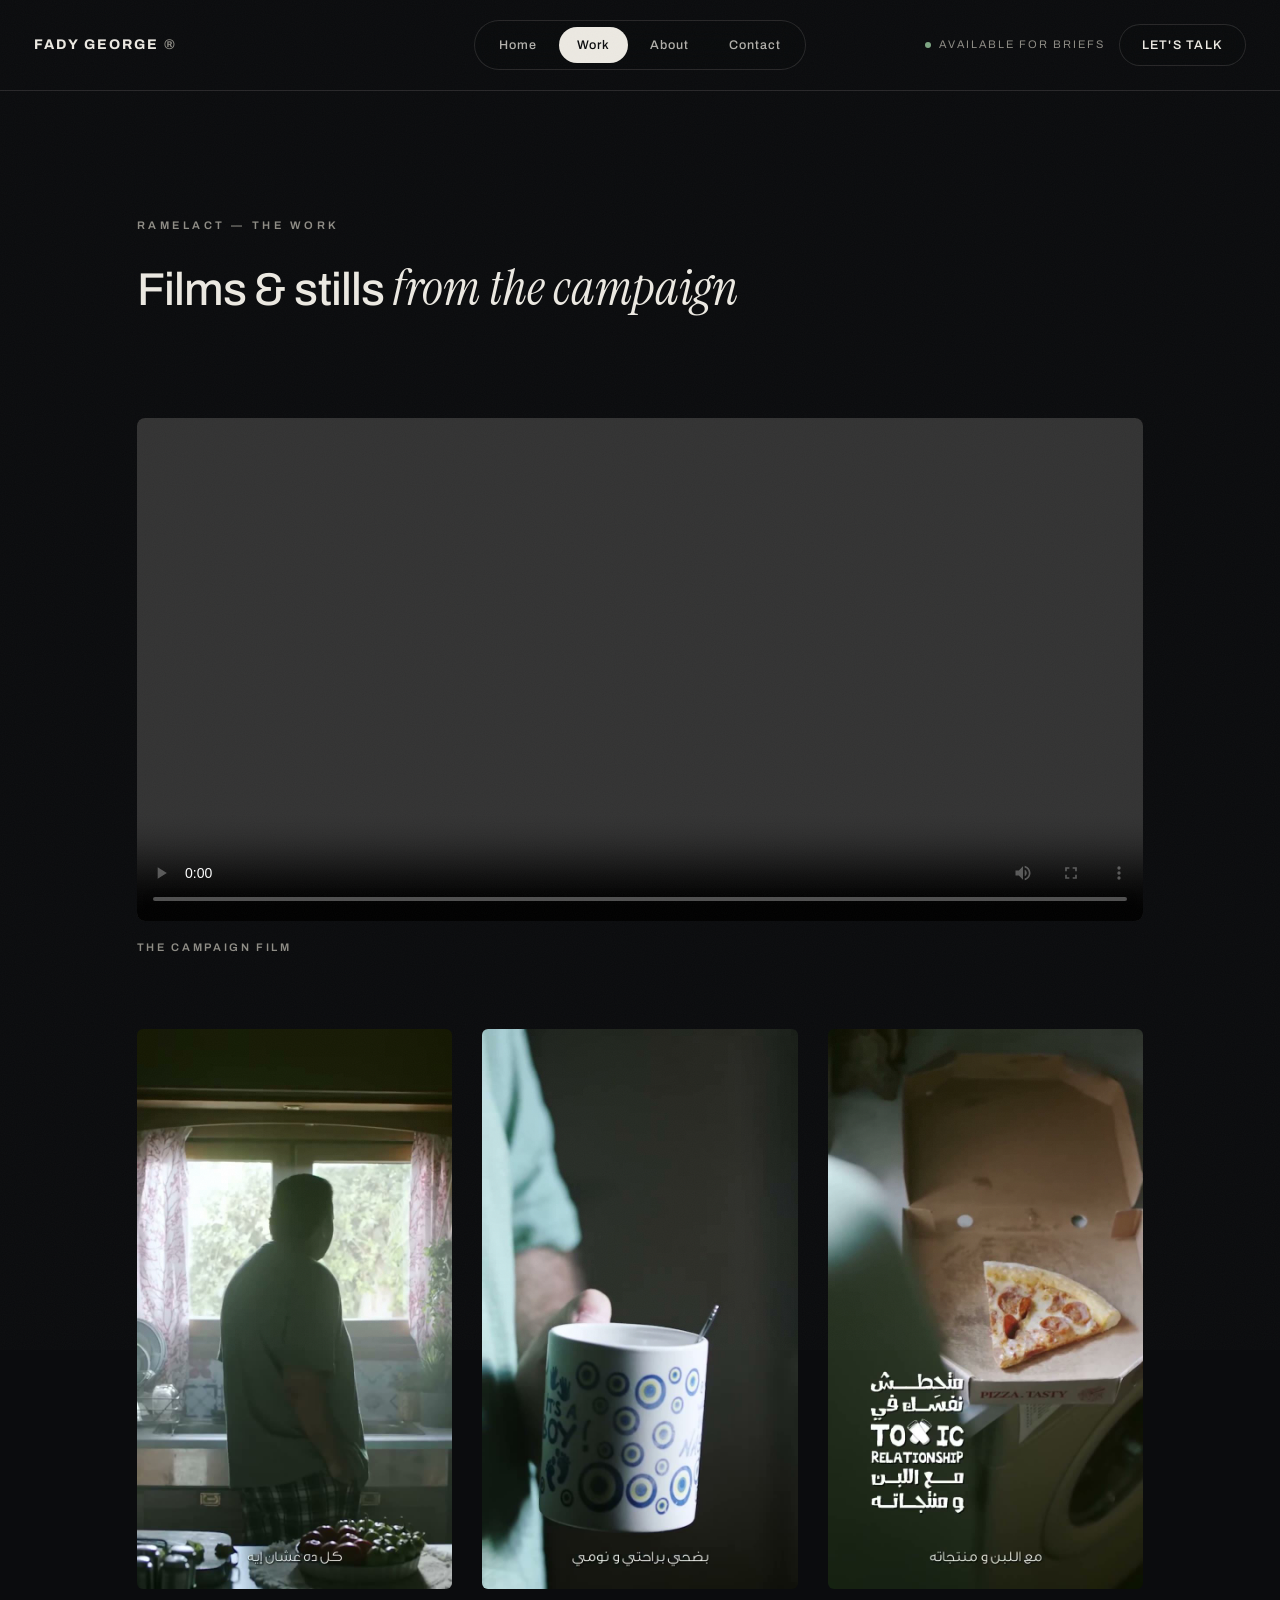
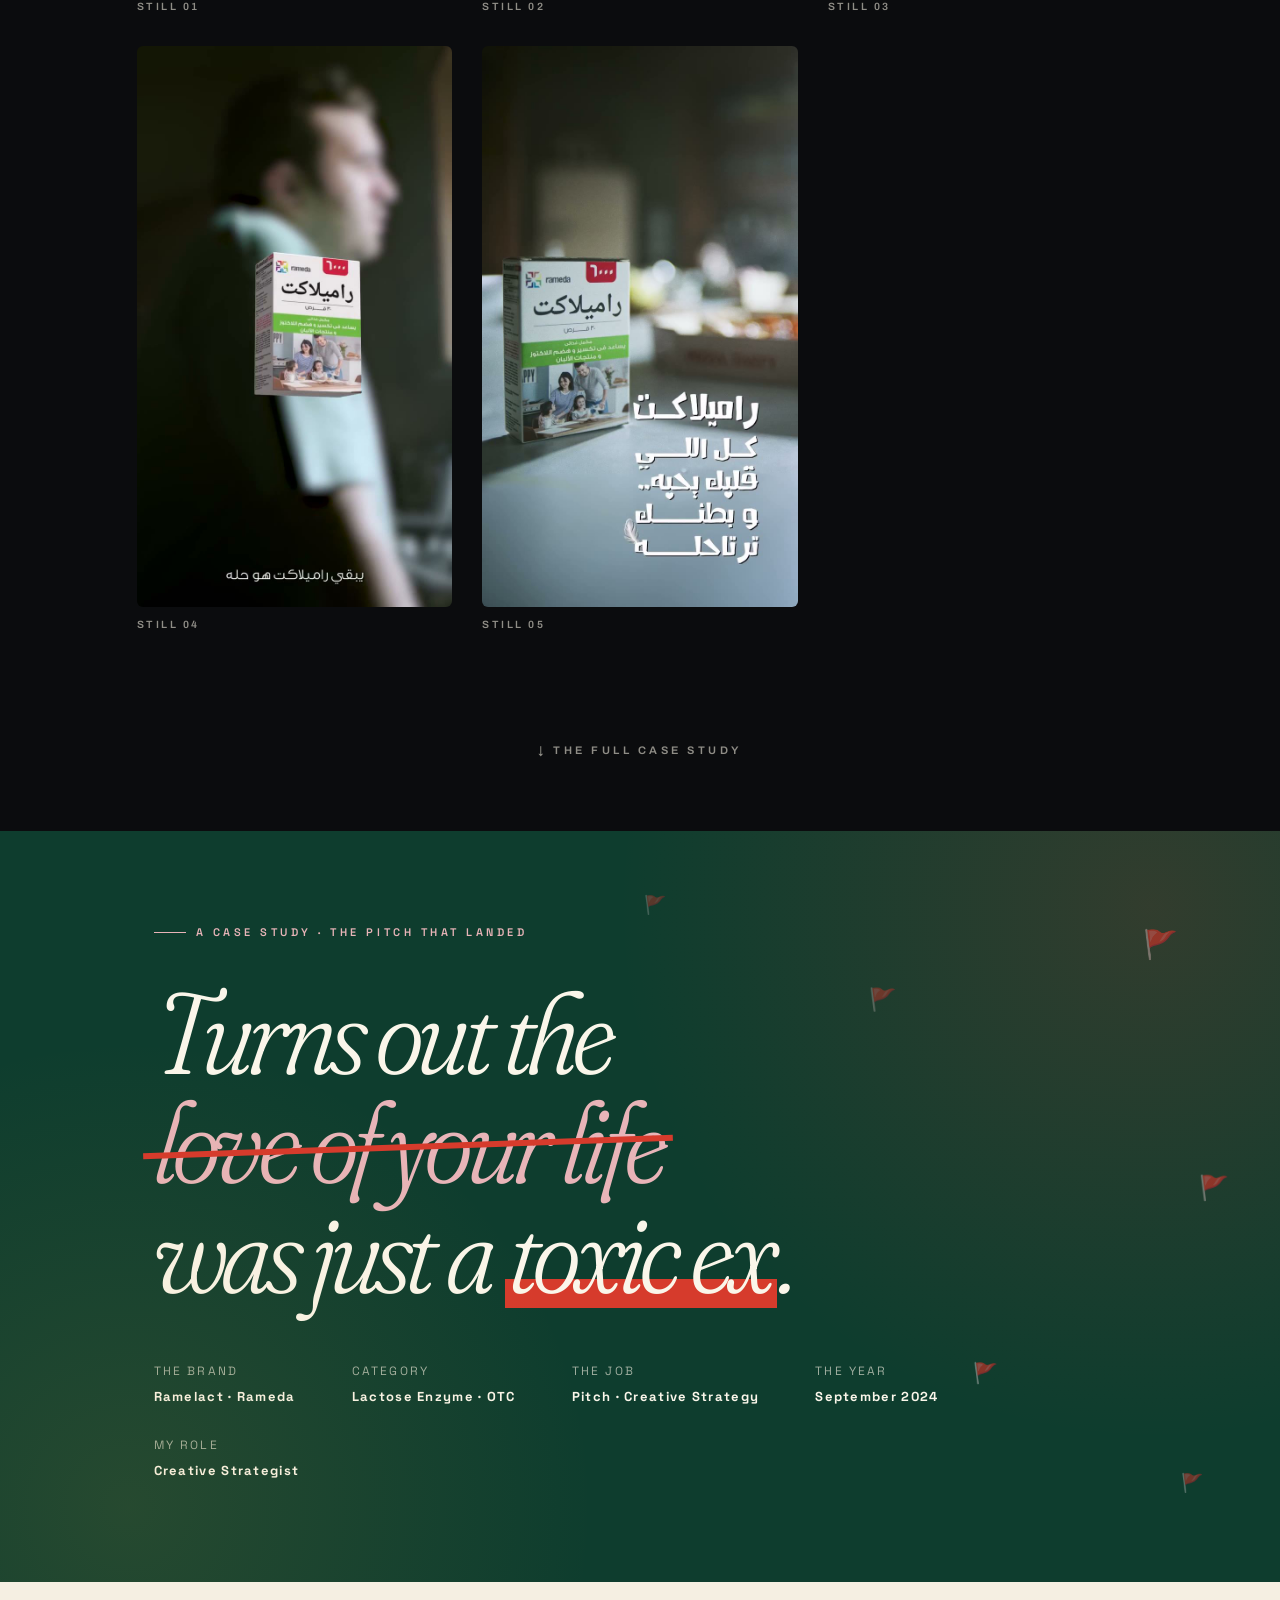
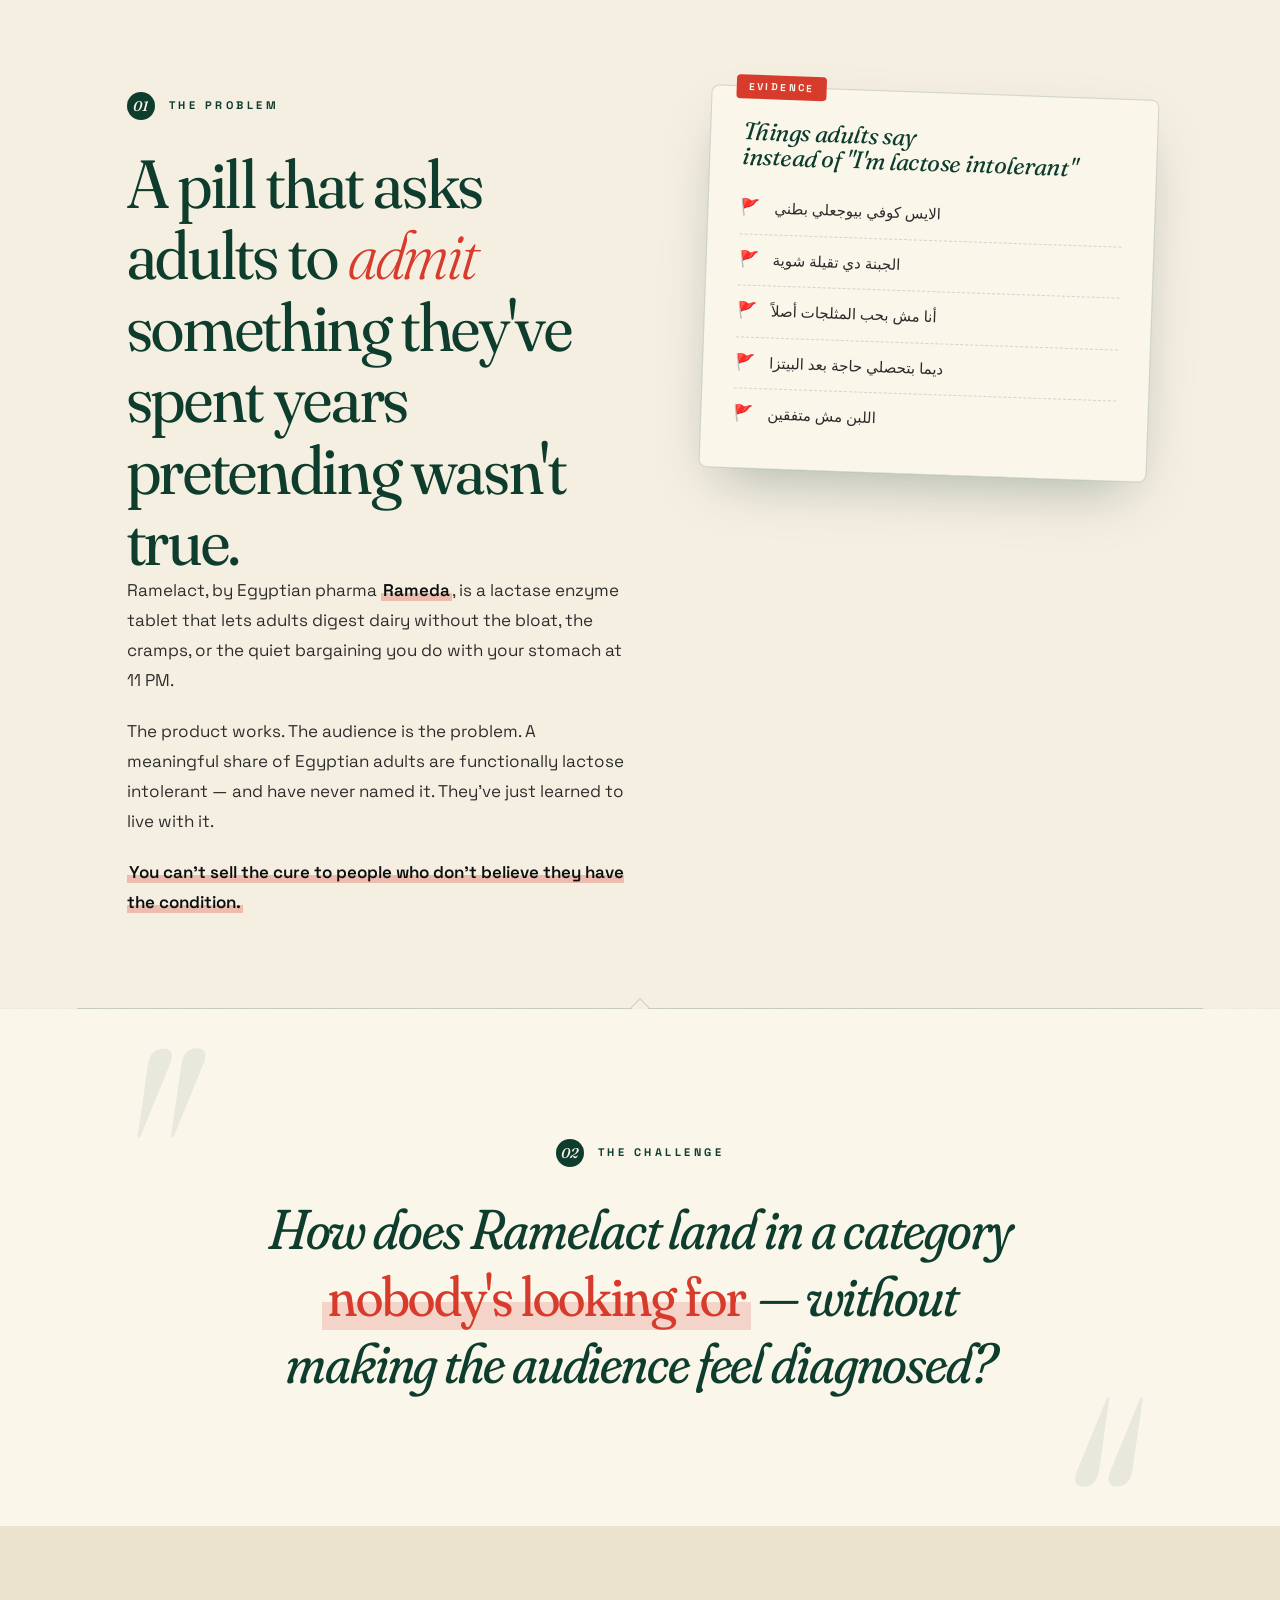
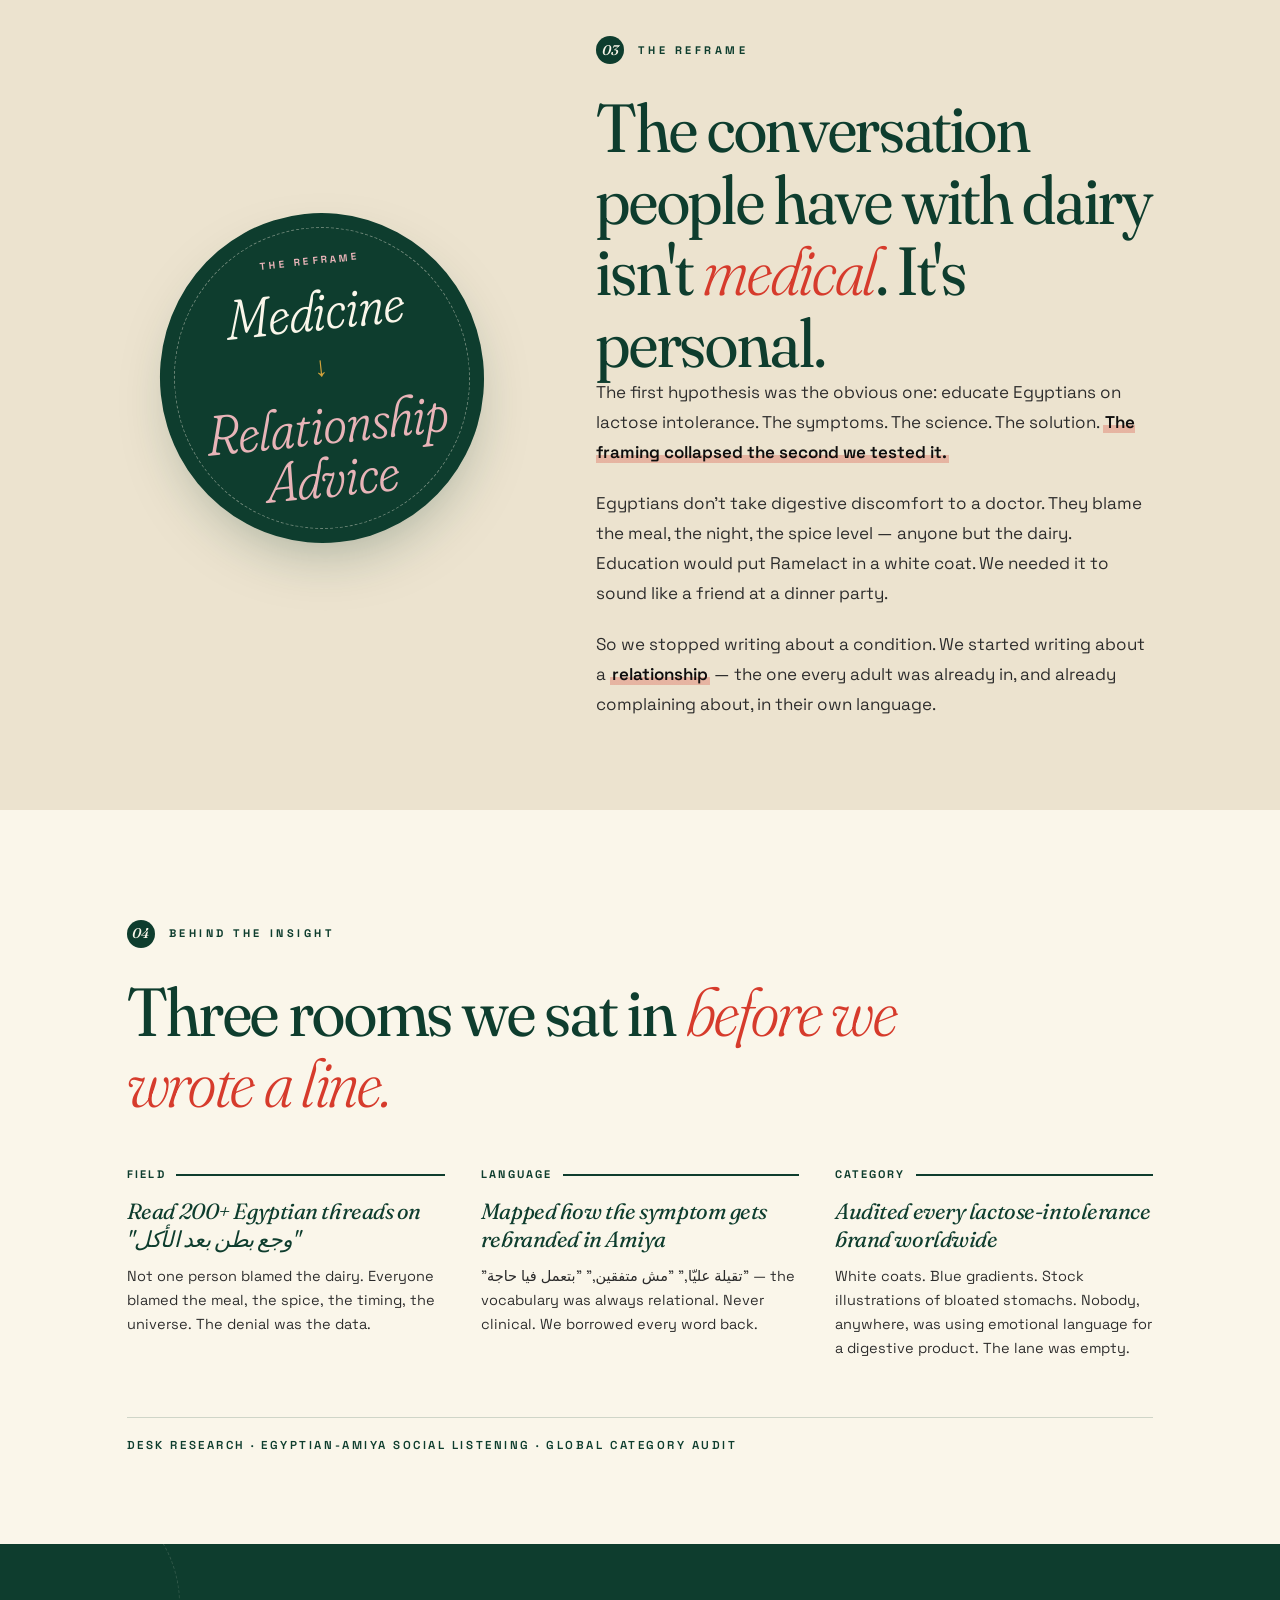
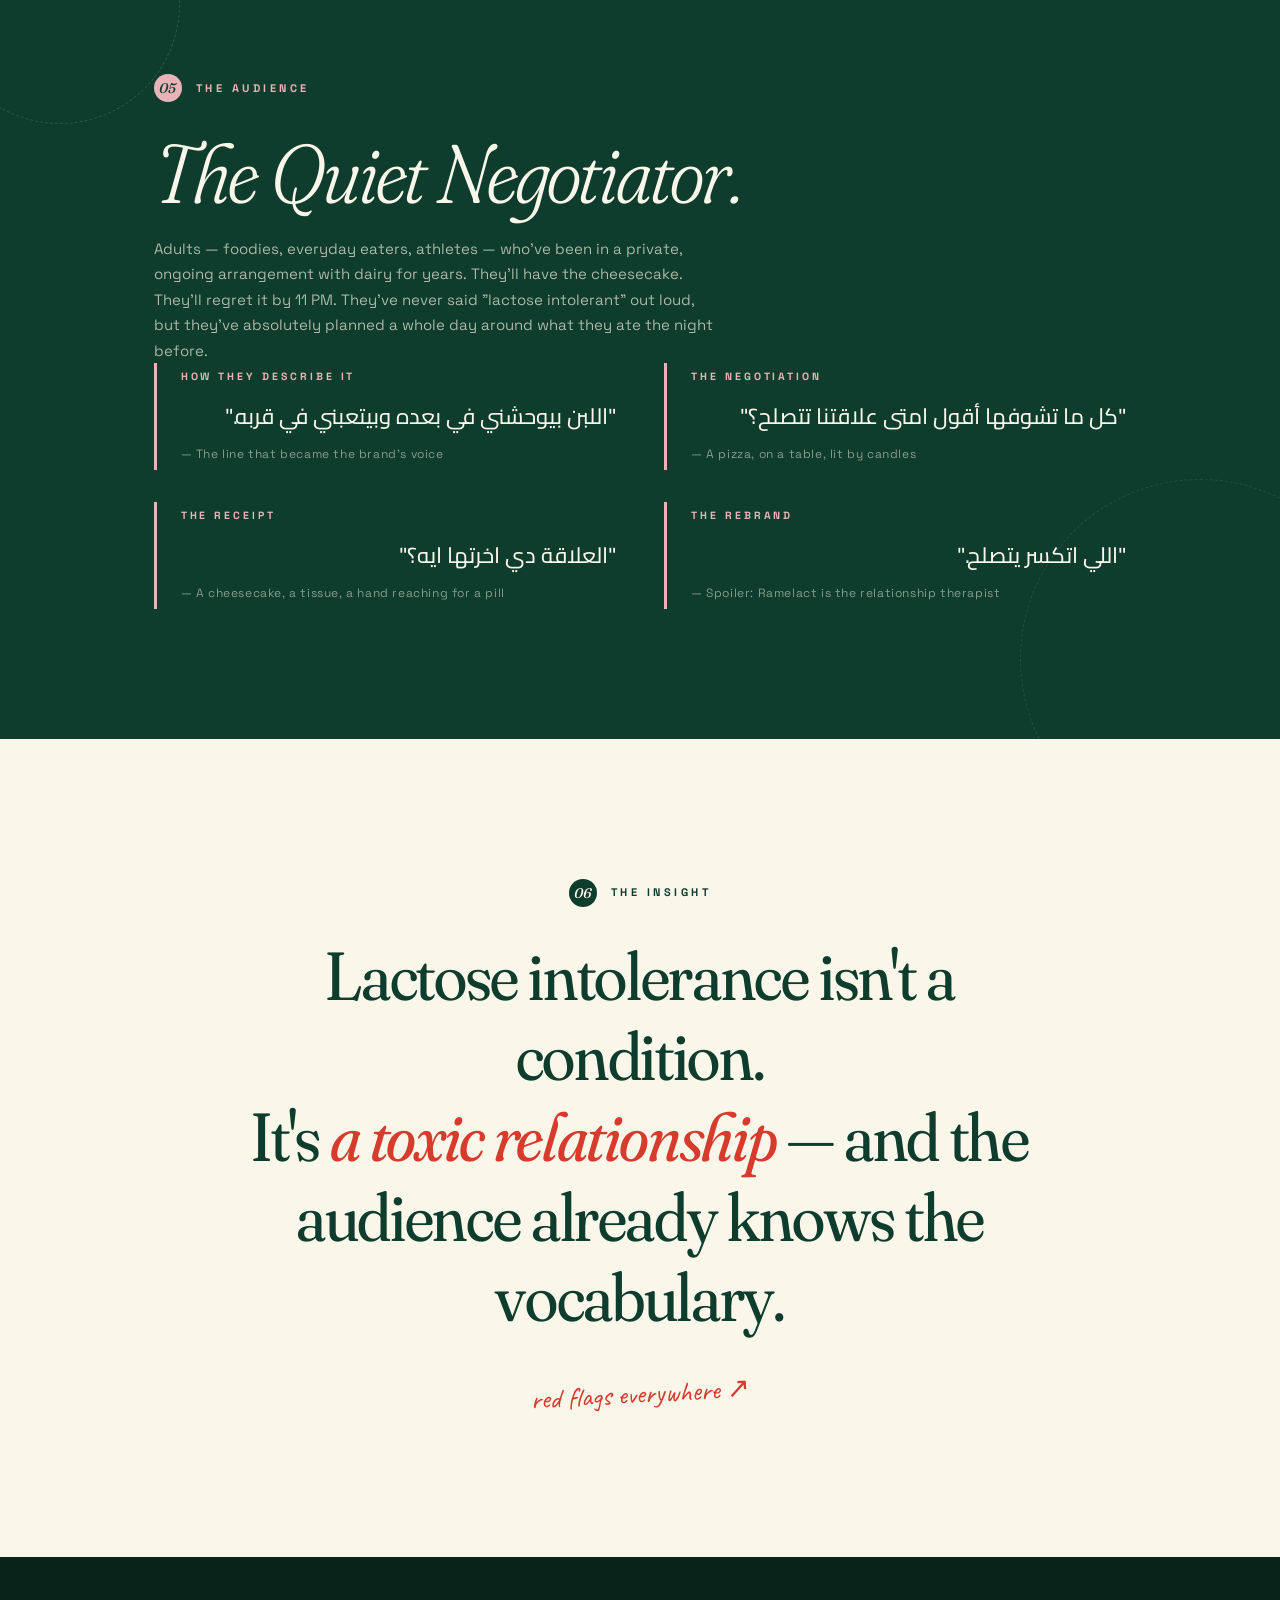
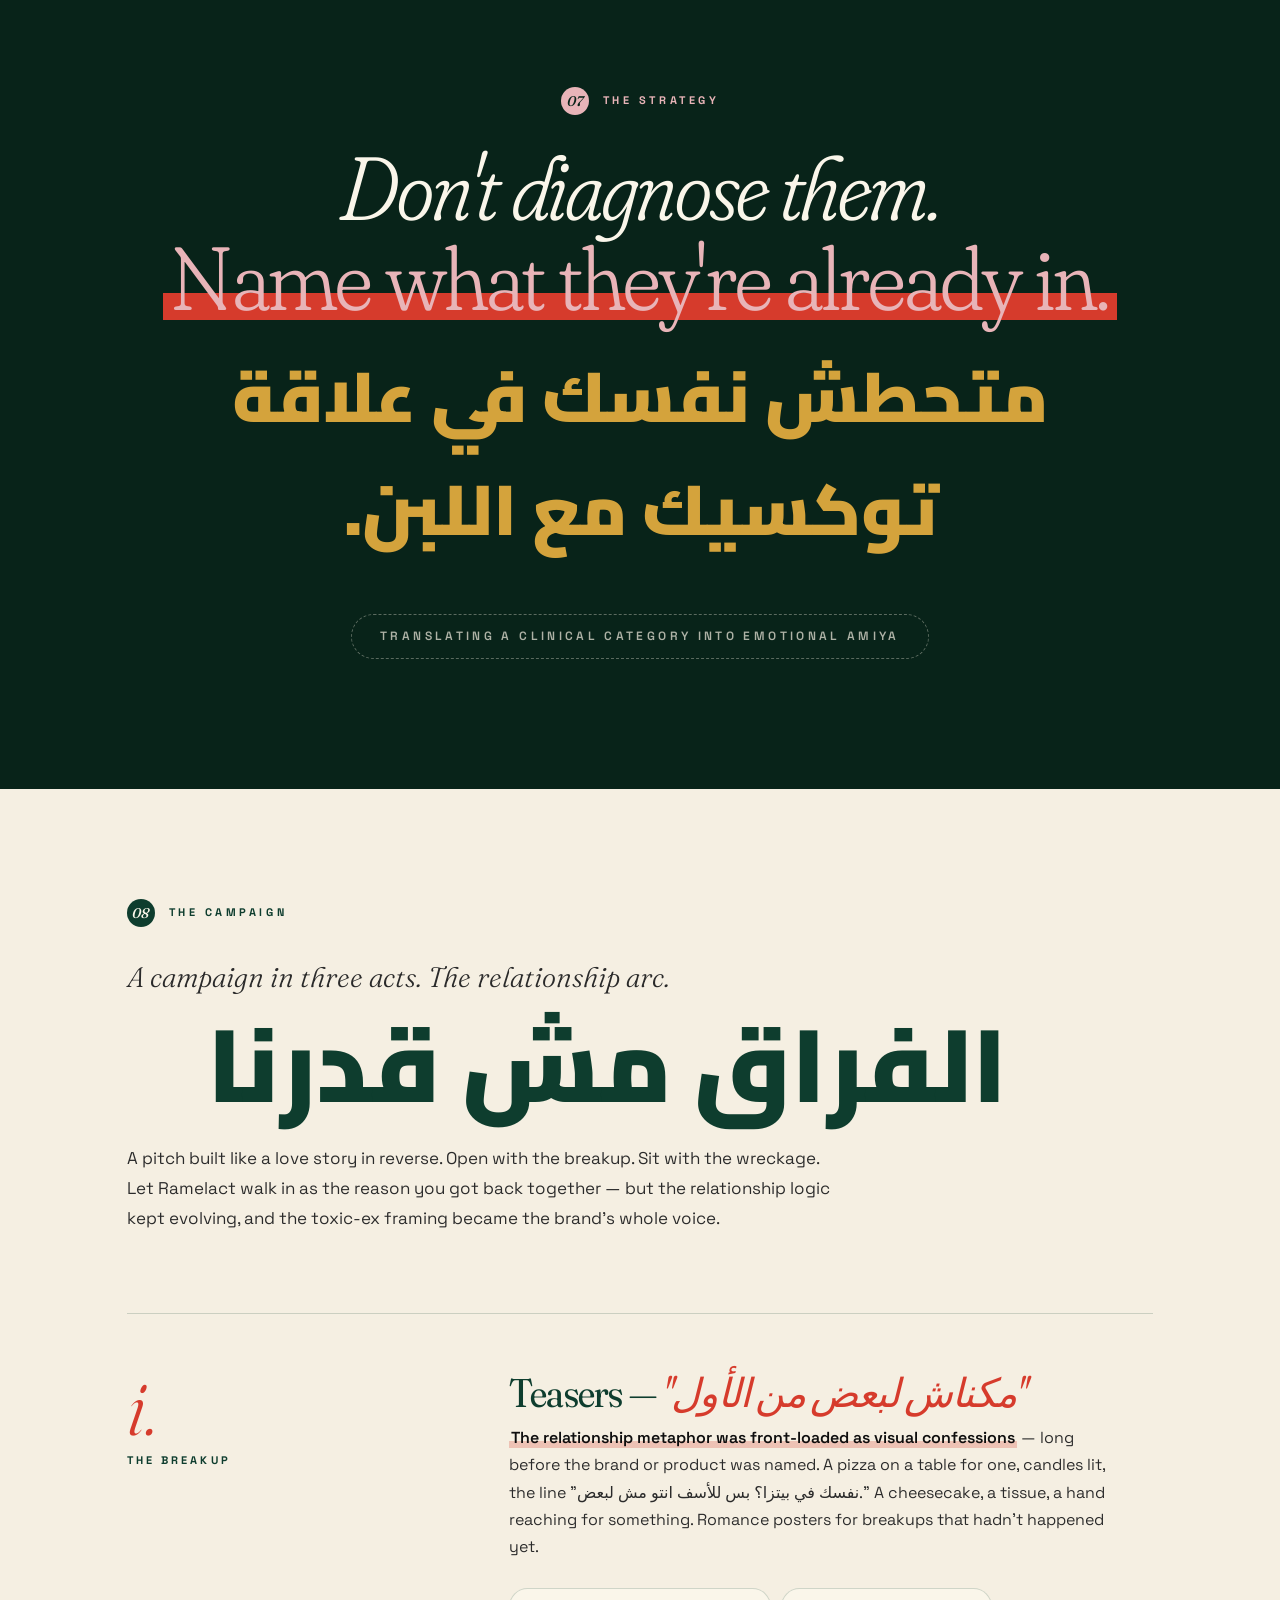
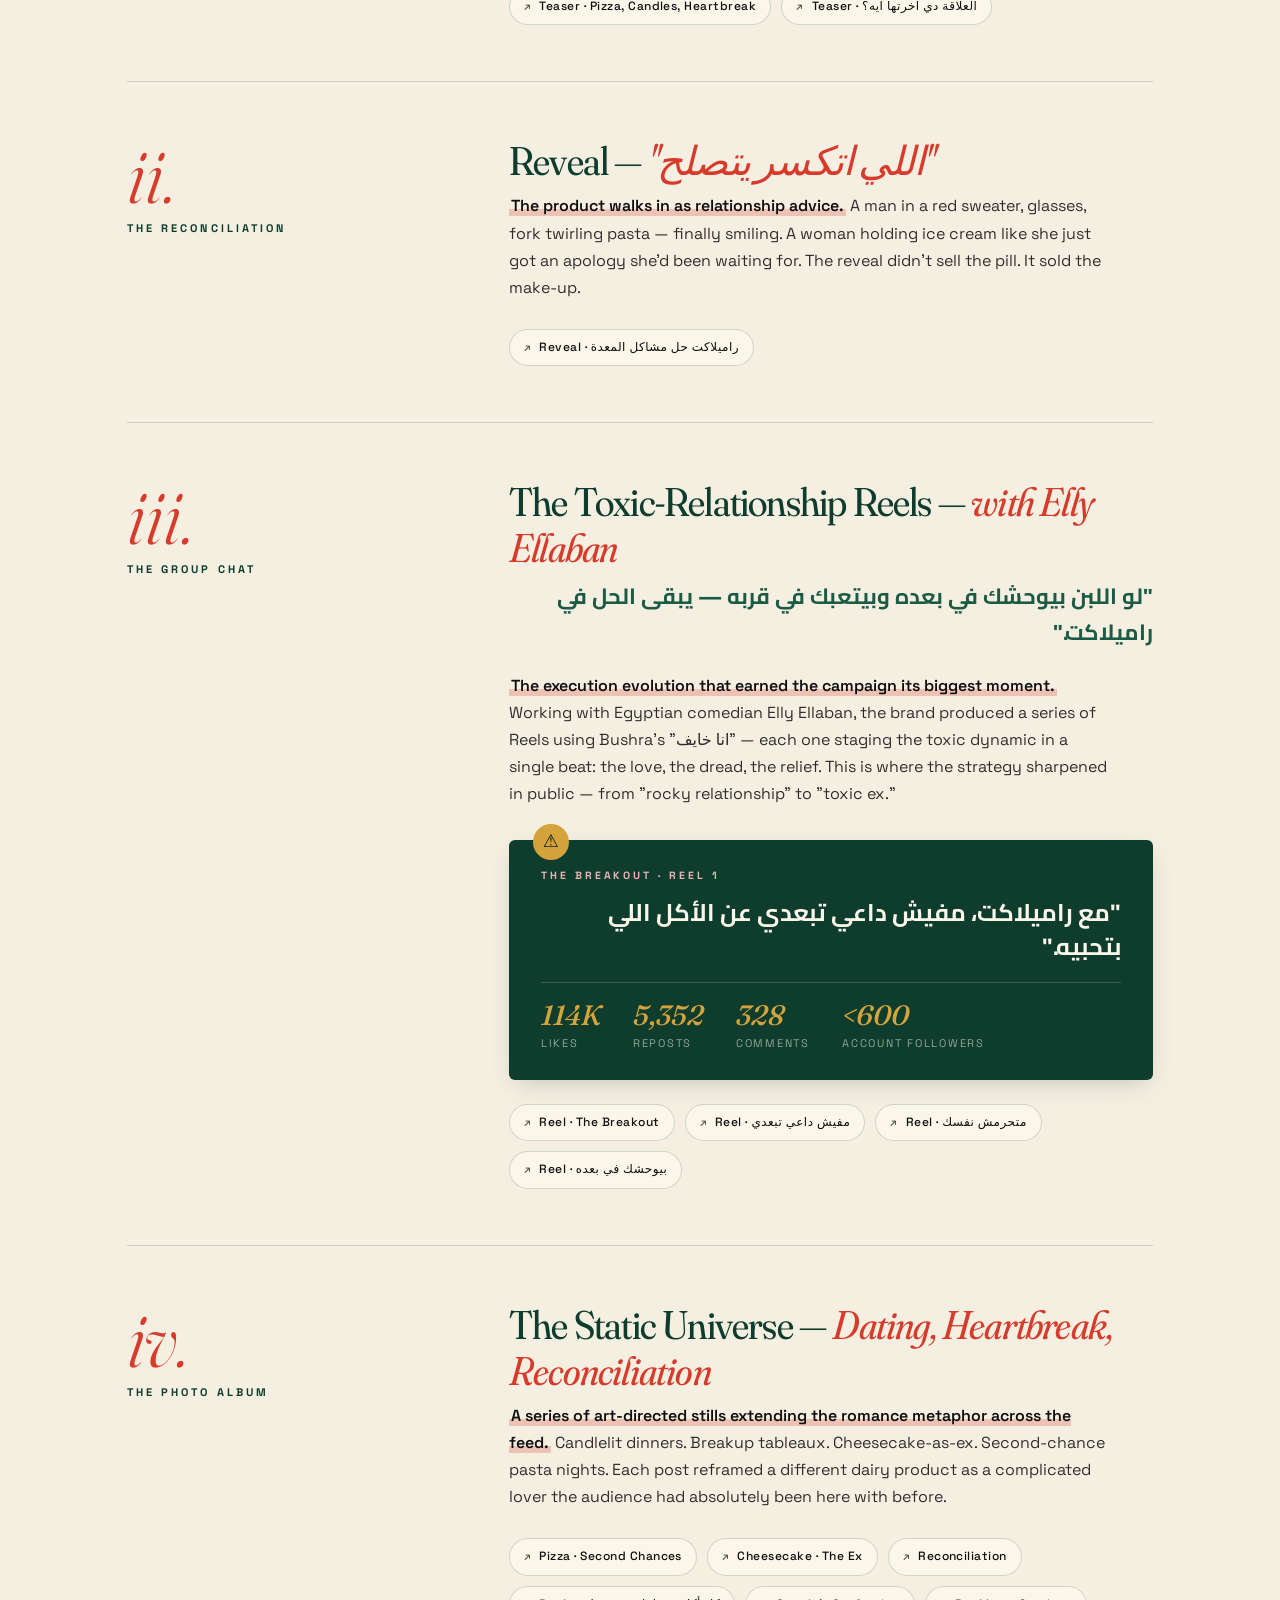
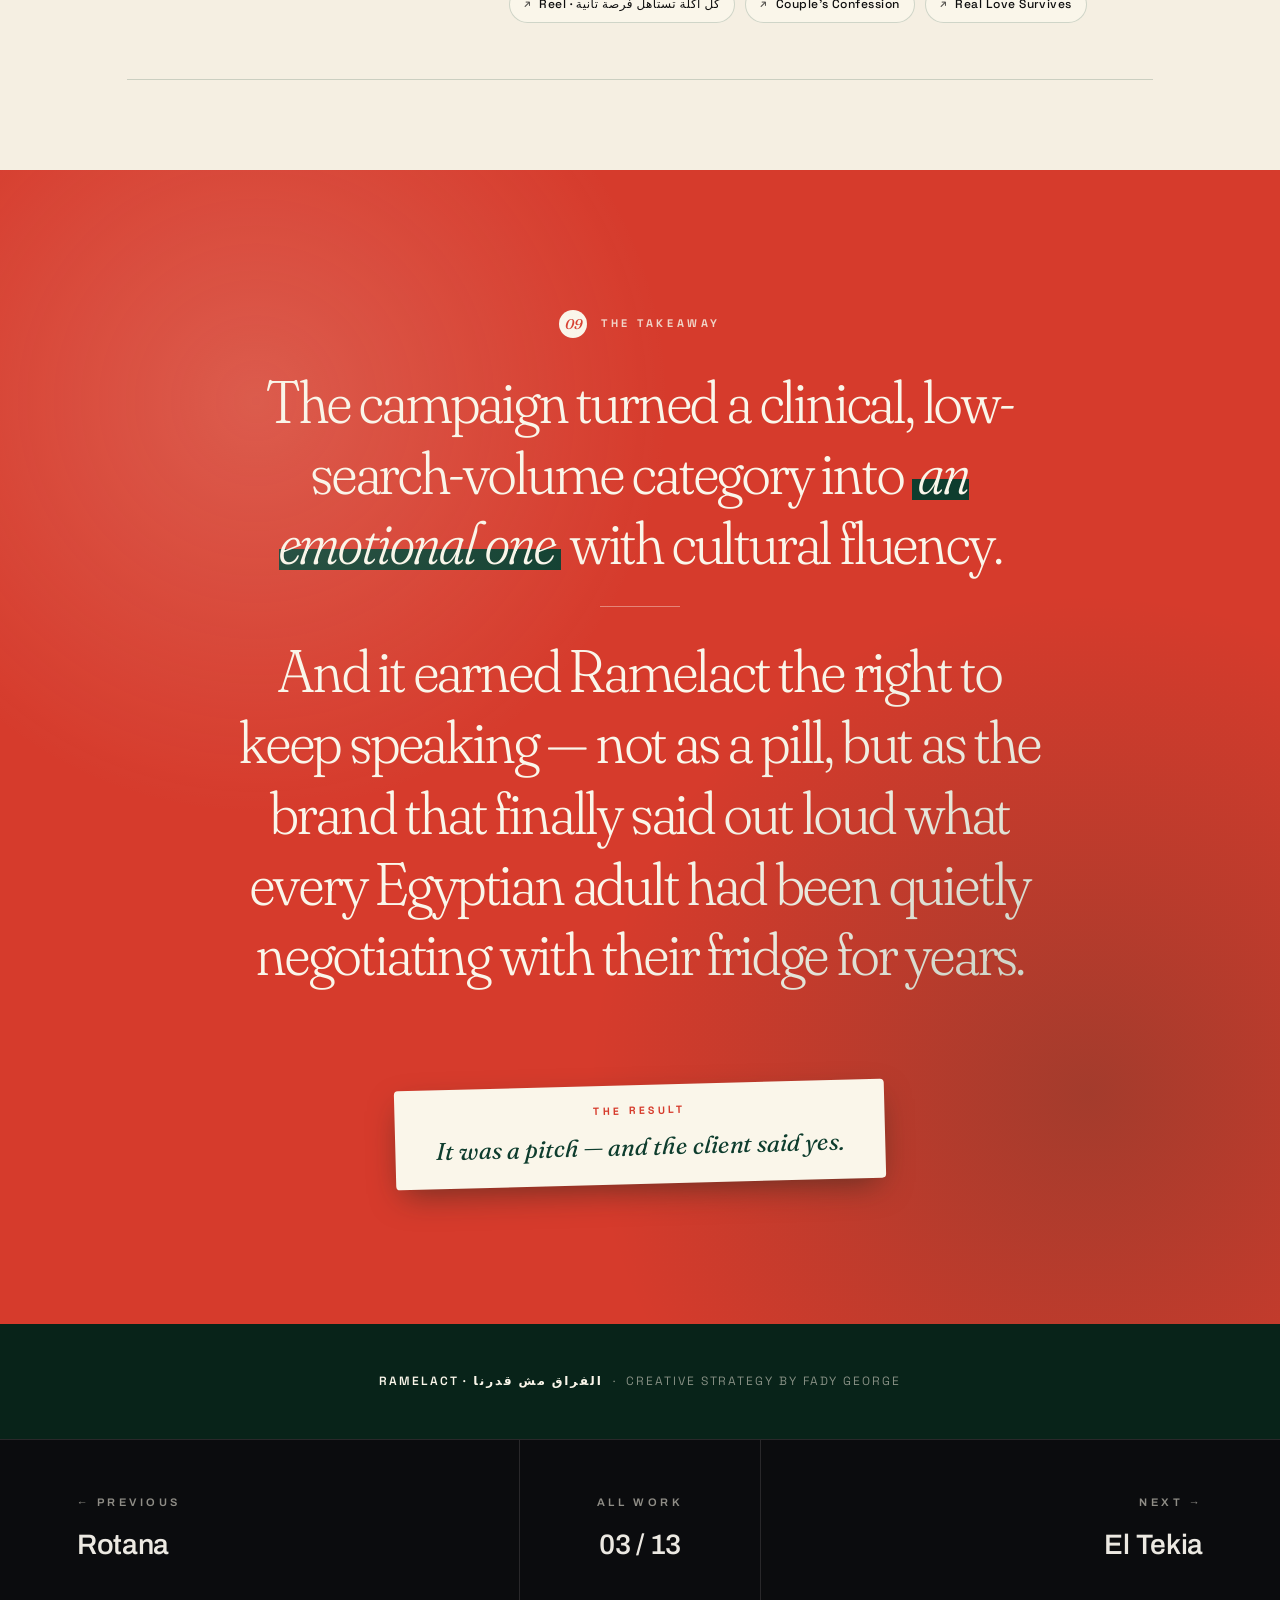
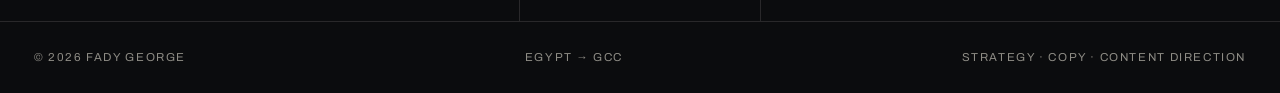
<file: work/ramelact-launching/index.html>
<!doctype html>
<html lang="en">
<head>
<meta charset="utf-8">
<meta name="viewport" content="width=device-width, initial-scale=1">
<title>Ramelact: Launching Campaign — Fady George</title>
<meta name="description" content="Ramelact case study by Fady George — Pharma OTC · The Pitch That Landed.">
<meta property="og:title" content="Ramelact: Launching Campaign — Fady George">
<meta property="og:description" content="Ramelact case study by Fady George — Pharma OTC · The Pitch That Landed.">
<link rel="canonical" href="https://fadystudio.github.io/work/ramelact-launching/">
<meta name="author" content="Fady George">
<meta name="theme-color" content="#0b0c0e">
<meta property="og:url" content="https://fadystudio.github.io/work/ramelact-launching/">
<meta property="og:type" content="article">
<meta property="og:site_name" content="Fady George">
<meta property="og:image" content="https://fadystudio.github.io/assets/ramelact-launching/frame-05.jpg">
<meta property="og:image:alt" content="Ramelact case study by Fady George — Pharma OTC · The Pitch That Landed.">
<meta name="twitter:card" content="summary_large_image">
<meta name="twitter:title" content="Ramelact: Launching Campaign — Fady George">
<meta name="twitter:description" content="Ramelact case study by Fady George — Pharma OTC · The Pitch That Landed.">
<meta name="twitter:image" content="https://fadystudio.github.io/assets/ramelact-launching/frame-05.jpg">
<link rel="icon" href="data:image/svg+xml,%3Csvg xmlns='http://www.w3.org/2000/svg' viewBox='0 0 32 32'%3E%3Crect width='32' height='32' rx='7' fill='%230b0c0e'/%3E%3Ctext x='16' y='22' font-family='Arial' font-size='16' font-weight='800' fill='%23ece9e2' text-anchor='middle'%3EFG%3C/text%3E%3C/svg%3E">
<link rel="stylesheet" href="../../styles.css">
</head>
<body>
<header class="site solid">
  <a class="wordmark" href="../../index.html">Fady George<span> ®</span></a>
  <nav class="pill" aria-label="Main"><a href="../../index.html">Home</a><a class="on" href="../../index.html#work">Work</a><a href="../../index.html#about">About</a><a href="../../index.html#contact">Contact</a></nav>
  <div class="head-right">
    <span class="avail">Available for briefs</span>
    <a class="btn" href="mailto:fady.career@gmail.com">Let's talk</a>
  </div>
</header>

<main class="case-body embed-media">
  <div style="padding-top:14vh"><div class="label">Ramelact — The Work</div>
  <h2 style="font-size:clamp(28px,3.6vw,52px); font-weight:480; letter-spacing:-.02em; margin-top:14px">Films &amp; stills <em class="acc">from the campaign</em></h2></div>
<div class="films"><figure><video controls preload="metadata" playsinline src="../../assets/ramelact-launching/video-01-720p.mp4"></video><figcaption>The campaign film</figcaption></figure></div>
<div class="plates grid3"><figure><img src="../../assets/ramelact-launching/frame-01.jpg" alt="Ramelact: Launching Campaign — campaign visual 1" loading="lazy"><figcaption>Still 01</figcaption></figure>
<figure><img src="../../assets/ramelact-launching/frame-02.jpg" alt="Ramelact: Launching Campaign — campaign visual 2" loading="lazy"><figcaption>Still 02</figcaption></figure>
<figure><img src="../../assets/ramelact-launching/frame-03.jpg" alt="Ramelact: Launching Campaign — campaign visual 3" loading="lazy"><figcaption>Still 03</figcaption></figure>
<figure><img src="../../assets/ramelact-launching/frame-04.jpg" alt="Ramelact: Launching Campaign — campaign visual 4" loading="lazy"><figcaption>Still 04</figcaption></figure>
<figure><img src="../../assets/ramelact-launching/frame-05.jpg" alt="Ramelact: Launching Campaign — campaign visual 5" loading="lazy"><figcaption>Still 05</figcaption></figure></div>
  <div style="padding:6vh 0 8vh; text-align:center"><div class="label">↓ The full case study</div></div>
</main>
<div class="embed-case">
<!-- Ramelact — The Toxic Ex Was Always Dairy | Case Study | Paste this into a Wix HTML element -->  
<!-- Suggested iframe height in Wix: 4800px desktop. Mobile auto-adjusts via 760px breakpoint. -->  
<!-- Width: full container. Fonts load from Google Fonts directly. -->

<style>  
  @import url('https://fonts.googleapis.com/css2?family=Fraunces:opsz,wght,SOFT@9..144,300..900,30..100&family=Space+Grotesk:wght@400;500;600;700&family=Cairo:wght@400;500;700;900&family=Caveat:wght@400;700&display=swap');

  /* ─────────────── DESIGN TOKENS ─────────────── */  
  .rml-case {  
    --bg-cream: #F5EFE2;  
    --bg-cream-deep: #ECE3CF;  
    --green: #0E3D2E;       /* Ramelact deep forest */  
    --green-deep: #082319;  
    --green-mid: #1B5A45;  
    --red: #D63B2C;         /* alarm red — toxic flag */  
    --red-soft: #E85746;  
    --rose: #E8B4B8;        /* lipstick stain */  
    --gold: #D4A33C;        /* warning amber */  
    --ink: #0E0E0E;  
    --ink-soft: #2A2A2A;  
    --paper: #FAF6EA;  
    --paper-warm: #F1E9D5;  
    --rule: rgba(14,61,46,0.18);  
    --rule-soft: rgba(14,61,46,0.08);  
    --shadow-warm: 0 24px 60px -20px rgba(14,61,46,0.35);  
    --shadow-tight: 0 8px 24px -8px rgba(14,61,46,0.25);

    --serif: 'Fraunces', Georgia, serif;  
    --sans: 'Space Grotesk', system-ui, sans-serif;  
    --hand: 'Caveat', cursive;  
    --ar: 'Cairo', system-ui, sans-serif;

    font-family: var(--sans);  
    color: var(--ink);  
    background: var(--bg-cream);  
    line-height: 1.6;  
    -webkit-font-smoothing: antialiased;  
    overflow-x: hidden;  
    position: relative;  
  }

  .rml-case *, .rml-case *::before, .rml-case *::after {  
    box-sizing: border-box;  
  }

  .rml-case h1, .rml-case h2, .rml-case h3, .rml-case h4 {  
    margin: 0;  
    line-height: 1.05;  
    letter-spacing: -0.02em;  
  }

  .rml-case p { margin: 0; }

  .rml-case [lang="ar"] {  
    font-family: var(--ar);  
    direction: rtl;  
    unicode-bidi: isolate;  
    line-height: 1.5;  
  }

  .rml-case a { color: inherit; text-decoration: none; }

  /* ─────────────── GRAIN OVERLAY ─────────────── */  
  .rml-case::before {  
    content: '';  
    position: absolute;  
    inset: 0;  
    pointer-events: none;  
    opacity: 0.35;  
    mix-blend-mode: multiply;  
    background-image: url("data:image/svg+xml;utf8,<svg viewBox='0 0 200 200' xmlns='http://www.w3.org/2000/svg'><filter id='n'><feTurbulence type='fractalNoise' baseFrequency='0.85' numOctaves='2' seed='4'/><feColorMatrix values='0 0 0 0 0.05  0 0 0 0 0.24  0 0 0 0 0.18  0 0 0 0.18 0'/></filter><rect width='100%' height='100%' filter='url(%23n)'/></svg>");  
    z-index: 1;  
  }

  .rml-case > * { position: relative; z-index: 2; }

  /* ─────────────── HERO ─────────────── */  
  .rml-hero {  
    background: var(--green);  
    color: var(--paper);  
    padding: 84px 6vw 100px;  
    position: relative;  
    overflow: hidden;  
  }

  .rml-hero::after {  
    content: '';  
    position: absolute;  
    inset: 0;  
    background:  
      radial-gradient(circle at 90% 10%, rgba(214,59,44,0.18), transparent 40%),  
      radial-gradient(circle at 10% 90%, rgba(212,163,60,0.12), transparent 35%);  
    pointer-events: none;  
  }

  .rml-hero-tag {  
    display: inline-flex;  
    align-items: center;  
    gap: 10px;  
    font-family: var(--sans);  
    font-size: 11px;  
    font-weight: 600;  
    letter-spacing: 0.32em;  
    text-transform: uppercase;  
    color: var(--rose);  
    margin-bottom: 36px;  
  }

  .rml-hero-tag::before {  
    content: '';  
    width: 32px;  
    height: 1px;  
    background: var(--rose);  
  }

  .rml-hero h1 {  
    font-family: var(--serif);  
    font-weight: 300;  
    font-style: italic;  
    font-size: clamp(48px, 9vw, 132px);  
    letter-spacing: -0.04em;  
    color: var(--paper);  
    max-width: 14ch;  
    line-height: 0.95;  
    font-variation-settings: "opsz" 144, "SOFT" 80;  
  }

  .rml-hero h1 .strike {  
    position: relative;  
    display: inline-block;  
    color: var(--rose);  
    font-style: italic;  
  }

  .rml-hero h1 .strike::before {  
    content: '';  
    position: absolute;  
    left: -2%;  
    right: -2%;  
    top: 52%;  
    height: 6px;  
    background: var(--red);  
    transform: rotate(-2deg);  
    z-index: 1;  
  }

  .rml-hero h1 .underline {  
    background-image: linear-gradient(transparent 70%, var(--red) 70%, var(--red) 90%, transparent 90%);  
    background-size: 100% 100%;  
    padding: 0 4px;  
  }

  .rml-hero-meta {  
    margin-top: 56px;  
    display: flex;  
    flex-wrap: wrap;  
    gap: 28px 56px;  
    font-family: var(--sans);  
    font-size: 12px;  
    letter-spacing: 0.18em;  
    text-transform: uppercase;  
    color: rgba(245,239,226,0.65);  
  }

  .rml-hero-meta b {  
    display: block;  
    font-weight: 700;  
    color: var(--paper);  
    font-size: 13px;  
    letter-spacing: 0.1em;  
    margin-top: 6px;  
    text-transform: none;  
  }

  /* Floating red-flag emoji garden */  
  .rml-flags {  
    position: absolute;  
    inset: 0;  
    pointer-events: none;  
  }

  .rml-flag {  
    position: absolute;  
    font-size: 28px;  
    opacity: 0.5;  
    animation: rmlFloat 8s ease-in-out infinite;  
  }

  .rml-flag:nth-child(1) { top: 12%; right: 8%;  animation-delay: 0s; }  
  .rml-flag:nth-child(2) { top: 70%; right: 22%; animation-delay: 1.6s; font-size: 20px; }  
  .rml-flag:nth-child(3) { top: 20%; right: 30%; animation-delay: 3.2s; font-size: 22px; opacity: 0.35; }  
  .rml-flag:nth-child(4) { top: 85%; right: 6%;  animation-delay: 4.4s; font-size: 18px; opacity: 0.4; }  
  .rml-flag:nth-child(5) { top: 45%; right: 4%;  animation-delay: 2.0s; font-size: 24px; }  
  .rml-flag:nth-child(6) { top: 8%;  right: 48%; animation-delay: 5.0s; font-size: 18px; opacity: 0.3; }

  @keyframes rmlFloat {  
    0%, 100% { transform: translateY(0) rotate(-6deg); }  
    50%      { transform: translateY(-14px) rotate(8deg); }  
  }

  /* ─────────────── CONTAINER ─────────────── */  
  .rml-wrap {  
    max-width: 1180px;  
    margin: 0 auto;  
    padding: 0 6vw;  
  }

  .rml-section {  
    padding: 110px 0 90px;  
    position: relative;  
  }

  .rml-eyebrow {  
    display: inline-flex;  
    align-items: center;  
    gap: 14px;  
    font-family: var(--sans);  
    font-size: 11px;  
    font-weight: 700;  
    letter-spacing: 0.32em;  
    text-transform: uppercase;  
    color: var(--green);  
    margin-bottom: 28px;  
  }

  .rml-eyebrow .num {  
    display: inline-flex;  
    width: 28px; height: 28px;  
    border-radius: 50%;  
    background: var(--green);  
    color: var(--paper);  
    font-family: var(--serif);  
    font-style: italic;  
    font-size: 14px;  
    font-weight: 500;  
    align-items: center;  
    justify-content: center;  
    letter-spacing: 0;  
  }

  .rml-h2 {  
    font-family: var(--serif);  
    font-weight: 400;  
    font-size: clamp(36px, 5.5vw, 68px);  
    color: var(--green);  
    max-width: 22ch;  
    margin-bottom: 32px;  
    font-variation-settings: "opsz" 144, "SOFT" 50;  
  }

  .rml-h2 em {  
    font-style: italic;  
    font-weight: 300;  
    color: var(--red);  
  }

  .rml-body {  
    font-size: 17px;  
    line-height: 1.75;  
    color: var(--ink-soft);  
    max-width: 64ch;  
  }

  .rml-body + .rml-body { margin-top: 22px; }

  .rml-body strong {  
    background: linear-gradient(transparent 65%, rgba(214,59,44,0.28) 65%);  
    padding: 0 2px;  
    font-weight: 600;  
    color: var(--ink);  
  }

  /* ─────────────── PROBLEM SECTION ─────────────── */  
  .rml-problem {  
    background: var(--bg-cream);  
  }

  .rml-problem-grid {  
    display: grid;  
    grid-template-columns: 1fr 0.9fr;  
    gap: 80px;  
    align-items: start;  
  }

  .rml-cheese-card {  
    background: var(--paper);  
    border: 1px solid var(--rule);  
    border-radius: 8px;  
    padding: 32px 32px 28px;  
    box-shadow: var(--shadow-warm);  
    transform: rotate(2deg);  
    position: relative;  
  }

  .rml-cheese-card::before {  
    content: 'EVIDENCE';  
    position: absolute;  
    top: -12px; left: 24px;  
    background: var(--red);  
    color: var(--paper);  
    font-family: var(--sans);  
    font-size: 10px;  
    font-weight: 700;  
    letter-spacing: 0.24em;  
    padding: 4px 12px;  
    border-radius: 4px;  
  }

  .rml-cheese-card h4 {  
    font-family: var(--serif);  
    font-style: italic;  
    font-size: 24px;  
    color: var(--green);  
    margin-bottom: 14px;  
    font-weight: 400;  
  }

  .rml-cheese-card ul {  
    list-style: none;  
    padding: 0;  
    margin: 0;  
  }

  .rml-cheese-card li {  
    font-family: var(--sans);  
    font-size: 15px;  
    color: var(--ink-soft);  
    padding: 14px 0;  
    border-top: 1px dashed var(--rule);  
    display: flex;  
    gap: 14px;  
    line-height: 1.5;  
  }

  .rml-cheese-card li:first-child { border-top: 0; }

  .rml-cheese-card li::before {  
    content: '🚩';  
    flex-shrink: 0;  
    font-size: 16px;  
    line-height: 1.4;  
  }

  /* ─────────────── DIVIDER ─────────────── */  
  .rml-divider {  
    height: 1px;  
    background: var(--rule);  
    margin: 0 6vw;  
    position: relative;  
  }

  .rml-divider::before {  
    content: '';  
    position: absolute;  
    left: 50%;  
    top: -7px;  
    transform: translateX(-50%) rotate(45deg);  
    width: 14px; height: 14px;  
    background: var(--bg-cream);  
    border: 1px solid var(--rule);  
  }

  /* ─────────────── CHALLENGE ─────────────── */  
  .rml-challenge {  
    background: var(--paper);  
    text-align: center;  
    padding: 130px 6vw;  
    position: relative;  
  }

  .rml-challenge::before, .rml-challenge::after {  
    content: '"';  
    position: absolute;  
    font-family: var(--serif);  
    font-size: 280px;  
    color: var(--green);  
    opacity: 0.07;  
    line-height: 0.7;  
    font-style: italic;  
  }  
  .rml-challenge::before { top: 60px; left: 8%; }  
  .rml-challenge::after { bottom: 60px; right: 8%; transform: rotate(180deg); }

  .rml-challenge .rml-eyebrow { justify-content: center; }  
  .rml-challenge .rml-eyebrow { display: inline-flex; }

  .rml-challenge h2 {  
    font-family: var(--serif);  
    font-weight: 400;  
    font-style: italic;  
    font-size: clamp(34px, 5vw, 56px);  
    color: var(--green);  
    max-width: 22ch;  
    margin: 0 auto;  
    line-height: 1.2;  
    font-variation-settings: "opsz" 144, "SOFT" 80;  
  }

  .rml-challenge h2 em {  
    font-style: normal;  
    color: var(--red);  
    background: linear-gradient(transparent 60%, rgba(214,59,44,0.18) 60%);  
    padding: 0 6px;  
  }

  /* ─────────────── REFRAME ─────────────── */  
  .rml-reframe {  
    background: var(--bg-cream-deep);  
  }

  .rml-reframe-grid {  
    display: grid;  
    grid-template-columns: 0.7fr 1fr;  
    gap: 80px;  
    align-items: center;  
  }

  .rml-reframe-stamp {  
    aspect-ratio: 1;  
    background: var(--green);  
    color: var(--paper);  
    border-radius: 50%;  
    display: flex;  
    flex-direction: column;  
    align-items: center;  
    justify-content: center;  
    padding: 40px;  
    text-align: center;  
    transform: rotate(-6deg);  
    box-shadow: var(--shadow-warm);  
    position: relative;  
    max-width: 360px;  
    margin: 0 auto;  
  }

  .rml-reframe-stamp::before {  
    content: '';  
    position: absolute;  
    inset: 14px;  
    border: 1px dashed rgba(245,239,226,0.4);  
    border-radius: 50%;  
  }

  .rml-reframe-stamp .label {  
    font-family: var(--sans);  
    font-size: 10px;  
    font-weight: 700;  
    letter-spacing: 0.32em;  
    text-transform: uppercase;  
    color: var(--rose);  
    margin-bottom: 14px;  
  }

  .rml-reframe-stamp .word {  
    font-family: var(--serif);  
    font-style: italic;  
    font-size: 56px;  
    line-height: 0.95;  
    font-weight: 300;  
    color: var(--paper);  
    font-variation-settings: "opsz" 144, "SOFT" 100;  
  }

  .rml-reframe-stamp .arrow {  
    font-family: var(--serif);  
    font-size: 28px;  
    color: var(--gold);  
    margin: 8px 0;  
  }

  .rml-reframe-stamp .word.red {  
    color: var(--rose);  
  }

  /* ─────────────── BEHIND THE INSIGHT ─────────────── */  
  .rml-behind {  
    background: var(--paper);  
  }

  .rml-behind-bullets {  
    display: grid;  
    grid-template-columns: 1fr 1fr 1fr;  
    gap: 36px;  
    margin-top: 56px;  
  }

  .rml-bullet {  
    border-top: 2px solid var(--green);  
    padding-top: 22px;  
    position: relative;  
  }

  .rml-bullet .pill {  
    position: absolute;  
    top: -14px;  
    left: 0;  
    background: var(--paper);  
    color: var(--green);  
    font-family: var(--sans);  
    font-size: 11px;  
    font-weight: 700;  
    letter-spacing: 0.2em;  
    padding: 4px 10px 4px 0;  
    text-transform: uppercase;  
  }

  .rml-bullet h4 {  
    font-family: var(--serif);  
    font-style: italic;  
    font-size: 22px;  
    color: var(--green);  
    margin-bottom: 12px;  
    font-weight: 400;  
    line-height: 1.25;  
  }

  .rml-bullet p {  
    font-size: 14.5px;  
    line-height: 1.65;  
    color: var(--ink-soft);  
  }

  .rml-method {  
    margin-top: 56px;  
    padding: 18px 0 0;  
    border-top: 1px solid var(--rule);  
    font-family: var(--sans);  
    font-size: 11.5px;  
    letter-spacing: 0.22em;  
    text-transform: uppercase;  
    color: var(--green);  
    font-weight: 600;  
  }

  /* ─────────────── AUDIENCE QUOTES ─────────────── */  
  .rml-audience {  
    background: var(--green);  
    color: var(--paper);  
    padding: 130px 6vw;  
    position: relative;  
    overflow: hidden;  
  }

  .rml-audience::before {  
    content: '';  
    position: absolute;  
    top: -60px; left: -60px;  
    width: 240px; height: 240px;  
    border: 1px dashed rgba(245,239,226,0.15);  
    border-radius: 50%;  
  }

  .rml-audience::after {  
    content: '';  
    position: absolute;  
    bottom: -100px; right: -100px;  
    width: 360px; height: 360px;  
    border: 1px dashed rgba(245,239,226,0.1);  
    border-radius: 50%;  
  }

  .rml-audience .rml-eyebrow {  
    color: var(--rose);  
  }

  .rml-audience .rml-eyebrow .num {  
    background: var(--rose);  
    color: var(--green);  
  }

  .rml-audience h2 {  
    font-family: var(--serif);  
    font-weight: 300;  
    font-style: italic;  
    font-size: clamp(40px, 6.5vw, 84px);  
    color: var(--paper);  
    max-width: 16ch;  
    margin-bottom: 18px;  
    font-variation-settings: "opsz" 144, "SOFT" 80;  
  }

  .rml-audience-sub {  
    font-family: var(--sans);  
    font-size: 15px;  
    color: rgba(245,239,226,0.7);  
    max-width: 56ch;  
    line-height: 1.7;  
    margin-bottom: 56px;  
  }

  .rml-quotes {  
    display: grid;  
    grid-template-columns: 1fr 1fr;  
    gap: 32px 48px;  
  }

  .rml-quote {  
    border-left: 3px solid var(--rose);  
    padding: 6px 0 6px 24px;  
  }

  .rml-quote .label {  
    font-family: var(--sans);  
    font-size: 10.5px;  
    font-weight: 700;  
    letter-spacing: 0.28em;  
    text-transform: uppercase;  
    color: var(--rose);  
    margin-bottom: 14px;  
  }

  .rml-quote blockquote {  
    font-family: var(--serif);  
    font-style: italic;  
    font-size: 22px;  
    line-height: 1.45;  
    color: var(--paper);  
    margin: 0 0 12px;  
    font-weight: 300;  
    font-variation-settings: "opsz" 144;  
  }

  .rml-quote blockquote[lang="ar"] {  
    font-family: var(--ar);  
    font-style: normal;  
    font-weight: 500;  
    font-size: 22px;  
  }

  .rml-quote .attr {  
    font-family: var(--sans);  
    font-size: 12px;  
    color: rgba(245,239,226,0.55);  
    letter-spacing: 0.05em;  
  }

  /* ─────────────── INSIGHT ─────────────── */  
  .rml-insight {  
    background: var(--paper);  
    text-align: center;  
    padding: 140px 6vw;  
  }

  .rml-insight .rml-eyebrow { display: inline-flex; }

  .rml-insight h2 {  
    font-family: var(--serif);  
    font-weight: 400;  
    font-size: clamp(36px, 5.6vw, 68px);  
    color: var(--green);  
    max-width: 22ch;  
    margin: 0 auto;  
    line-height: 1.18;  
    font-variation-settings: "opsz" 144, "SOFT" 60;  
  }

  .rml-insight h2 em {  
    font-style: italic;  
    color: var(--red);  
  }

  .rml-insight .stamp {  
    font-family: var(--hand);  
    font-size: 28px;  
    color: var(--red);  
    margin-top: 36px;  
    transform: rotate(-3deg);  
    display: inline-block;  
  }

  /* ─────────────── STRATEGY ─────────────── */  
  .rml-strategy {  
    background: var(--green-deep);  
    color: var(--paper);  
    padding: 130px 6vw;  
    position: relative;  
    overflow: hidden;  
    text-align: center;  
  }

  .rml-strategy .rml-eyebrow {  
    color: var(--rose);  
    justify-content: center;  
    display: inline-flex;  
  }  
  .rml-strategy .rml-eyebrow .num {  
    background: var(--rose);  
    color: var(--green-deep);  
  }

  .rml-strategy h2 {  
    font-family: var(--serif);  
    font-style: italic;  
    font-weight: 300;  
    font-size: clamp(44px, 7vw, 100px);  
    line-height: 1;  
    color: var(--paper);  
    margin-bottom: 18px;  
    font-variation-settings: "opsz" 144, "SOFT" 100;  
    max-width: 18ch;  
    margin-left: auto;  
    margin-right: auto;  
  }

  .rml-strategy h2 em {  
    font-style: normal;  
    color: var(--rose);  
    background: linear-gradient(transparent 64%, var(--red) 64%, var(--red) 88%, transparent 88%);  
    padding: 0 8px;  
  }

  .rml-strategy .ar {  
    font-family: var(--ar);  
    font-weight: 900;  
    font-size: clamp(34px, 5.5vw, 72px);  
    color: var(--gold);  
    direction: rtl;  
    margin-top: 14px;  
  }

  .rml-strategy .pitch-line {  
    margin-top: 48px;  
    display: inline-block;  
    padding: 12px 28px;  
    border: 1px dashed rgba(245,239,226,0.35);  
    border-radius: 100px;  
    font-family: var(--sans);  
    font-size: 12px;  
    font-weight: 600;  
    letter-spacing: 0.28em;  
    text-transform: uppercase;  
    color: rgba(245,239,226,0.7);  
  }

  /* ─────────────── CAMPAIGN ─────────────── */  
  .rml-campaign {  
    background: var(--bg-cream);  
  }

  .rml-camp-head {  
    margin-bottom: 80px;  
    max-width: 880px;  
  }

  .rml-camp-name {  
    font-family: var(--ar);  
    font-weight: 900;  
    font-size: clamp(56px, 8vw, 112px);  
    color: var(--green);  
    direction: rtl;  
    line-height: 1;  
    margin: 14px 0 28px;  
  }

  .rml-camp-en {  
    font-family: var(--serif);  
    font-style: italic;  
    font-weight: 300;  
    font-size: clamp(20px, 2.4vw, 28px);  
    color: var(--ink-soft);  
    margin-bottom: 8px;  
  }

  /* Execution rows */  
  .rml-exec {  
    display: grid;  
    grid-template-columns: 0.5fr 1fr;  
    gap: 60px;  
    padding: 56px 0;  
    border-top: 1px solid var(--rule);  
    align-items: start;  
  }

  .rml-exec:last-child { border-bottom: 1px solid var(--rule); }

  .rml-exec-num {  
    font-family: var(--serif);  
    font-style: italic;  
    font-size: 80px;  
    color: var(--red);  
    line-height: 0.9;  
    font-weight: 300;  
    font-variation-settings: "opsz" 144;  
  }

  .rml-exec-num small {  
    display: block;  
    font-family: var(--sans);  
    font-style: normal;  
    font-size: 11px;  
    font-weight: 700;  
    letter-spacing: 0.28em;  
    text-transform: uppercase;  
    color: var(--green);  
    margin-top: 14px;  
  }

  .rml-exec h3 {  
    font-family: var(--serif);  
    font-weight: 400;  
    font-size: clamp(28px, 3.4vw, 40px);  
    color: var(--green);  
    margin-bottom: 8px;  
    line-height: 1.15;  
    font-variation-settings: "opsz" 144, "SOFT" 50;  
  }

  .rml-exec h3 em {  
    font-style: italic;  
    color: var(--red);  
  }

  .rml-exec .ar-line {  
    font-family: var(--ar);  
    font-weight: 700;  
    font-size: 22px;  
    color: var(--green-mid);  
    direction: rtl;  
    margin-bottom: 22px;  
  }

  .rml-exec p {  
    font-size: 16px;  
    line-height: 1.7;  
    color: var(--ink-soft);  
    max-width: 60ch;  
  }

  .rml-exec p strong {  
    background: linear-gradient(transparent 65%, rgba(214,59,44,0.25) 65%);  
    padding: 0 2px;  
    font-weight: 600;  
    color: var(--ink);  
  }

  /* Receipts row (links + metric) */  
  .rml-receipts {  
    margin-top: 28px;  
    display: flex;  
    flex-wrap: wrap;  
    gap: 10px;  
    align-items: center;  
  }

  .rml-receipt {  
    display: inline-flex;  
    align-items: center;  
    gap: 8px;  
    padding: 8px 14px;  
    background: var(--paper);  
    border: 1px solid var(--rule);  
    border-radius: 100px;  
    font-family: var(--sans);  
    font-size: 12px;  
    font-weight: 500;  
    letter-spacing: 0.04em;  
    color: var(--green);  
    transition: all 0.2s ease;  
  }

  .rml-receipt:hover {  
    background: var(--green);  
    color: var(--paper);  
    border-color: var(--green);  
    transform: translateY(-1px);  
  }

  .rml-receipt::before {  
    content: '↗';  
    font-size: 11px;  
    opacity: 0.7;  
  }

  .rml-metric {  
    display: inline-flex;  
    align-items: baseline;  
    gap: 6px;  
    padding: 8px 14px;  
    background: var(--red);  
    color: var(--paper);  
    border-radius: 100px;  
    font-family: var(--sans);  
    font-size: 12px;  
    font-weight: 700;  
    letter-spacing: 0.04em;  
    transform: rotate(-2deg);  
  }

  .rml-metric b {  
    font-family: var(--serif);  
    font-style: italic;  
    font-size: 14px;  
    font-weight: 600;  
  }

  /* Featured Reel callout box */  
  .rml-featured {  
    margin-top: 32px;  
    background: var(--green);  
    color: var(--paper);  
    padding: 28px 32px;  
    border-radius: 6px;  
    position: relative;  
    box-shadow: var(--shadow-tight);  
  }

  .rml-featured::before {  
    content: '⚠️';  
    position: absolute;  
    top: -16px;  
    left: 24px;  
    background: var(--gold);  
    color: var(--green-deep);  
    font-size: 18px;  
    width: 36px; height: 36px;  
    border-radius: 50%;  
    display: flex;  
    align-items: center;  
    justify-content: center;  
  }

  .rml-featured .label {  
    font-family: var(--sans);  
    font-size: 10.5px;  
    font-weight: 700;  
    letter-spacing: 0.28em;  
    text-transform: uppercase;  
    color: var(--rose);  
    margin-bottom: 12px;  
  }

  .rml-featured .quote {  
    font-family: var(--ar);  
    font-weight: 700;  
    font-size: 24px;  
    color: var(--paper);  
    direction: rtl;  
    line-height: 1.4;  
    margin-bottom: 18px;  
  }

  .rml-featured .stats {  
    display: flex;  
    flex-wrap: wrap;  
    gap: 12px 32px;  
    padding-top: 18px;  
    border-top: 1px solid rgba(245,239,226,0.18);  
  }

  .rml-featured .stat {  
    font-family: var(--sans);  
  }

  .rml-featured .stat b {  
    font-family: var(--serif);  
    font-style: italic;  
    font-size: 28px;  
    font-weight: 500;  
    color: var(--gold);  
    display: block;  
    line-height: 1;  
  }

  .rml-featured .stat span {  
    font-size: 11px;  
    letter-spacing: 0.16em;  
    text-transform: uppercase;  
    color: rgba(245,239,226,0.6);  
    margin-top: 6px;  
    display: block;  
  }

  /* ─────────────── TAKEAWAY ─────────────── */  
  .rml-takeaway {  
    background: var(--red);  
    color: var(--paper);  
    padding: 140px 6vw;  
    position: relative;  
    overflow: hidden;  
    text-align: center;  
  }

  .rml-takeaway::before {  
    content: '';  
    position: absolute;  
    inset: 0;  
    background:  
      radial-gradient(circle at 20% 20%, rgba(245,239,226,0.18), transparent 30%),  
      radial-gradient(circle at 85% 80%, rgba(14,61,46,0.25), transparent 35%);  
  }

  .rml-takeaway .rml-eyebrow {  
    color: rgba(245,239,226,0.85);  
    justify-content: center;  
    display: inline-flex;  
  }

  .rml-takeaway .rml-eyebrow .num {  
    background: var(--paper);  
    color: var(--red);  
  }

  .rml-takeaway h2 {  
    font-family: var(--serif);  
    font-weight: 300;  
    font-size: clamp(34px, 5vw, 60px);  
    color: var(--paper);  
    max-width: 24ch;  
    margin: 0 auto 24px;  
    line-height: 1.18;  
    font-variation-settings: "opsz" 144, "SOFT" 80;  
  }

  .rml-takeaway h2 em {  
    font-style: italic;  
    background: linear-gradient(transparent 60%, var(--green) 60%, var(--green) 88%, transparent 88%);  
    padding: 0 6px;  
  }

  .rml-takeaway-divider {  
    width: 80px;  
    height: 1px;  
    background: var(--paper);  
    margin: 28px auto;  
    opacity: 0.4;  
  }

  .rml-result {  
    margin-top: 72px;  
    display: inline-block;  
    padding: 18px 40px;  
    background: var(--paper);  
    color: var(--green);  
    border-radius: 4px;  
    font-family: var(--sans);  
    transform: rotate(-1.5deg);  
    box-shadow: 0 12px 32px -8px rgba(8,35,25,0.5);  
  }

  .rml-result .label {  
    display: block;  
    font-size: 10.5px;  
    font-weight: 700;  
    letter-spacing: 0.32em;  
    text-transform: uppercase;  
    color: var(--red);  
    margin-bottom: 8px;  
  }

  .rml-result .text {  
    font-family: var(--serif);  
    font-style: italic;  
    font-size: 24px;  
    font-weight: 400;  
    color: var(--green);  
  }

  /* ─────────────── FOOTER ─────────────── */  
  .rml-foot {  
    background: var(--green-deep);  
    color: rgba(245,239,226,0.55);  
    padding: 48px 6vw;  
    text-align: center;  
    font-family: var(--sans);  
    font-size: 12px;  
    letter-spacing: 0.16em;  
    text-transform: uppercase;  
  }

  .rml-foot b { color: var(--paper); font-weight: 600; }

  /* ─────────────── RESPONSIVE ─────────────── */  
  @media (max-width: 760px) {  
    .rml-hero { padding: 64px 24px 80px; }  
    .rml-section { padding: 80px 0 60px; }  
    .rml-wrap { padding: 0 24px; }  
    .rml-problem-grid,  
    .rml-reframe-grid { grid-template-columns: 1fr; gap: 48px; }  
    .rml-cheese-card { transform: rotate(0deg); margin: 0 auto; max-width: 420px; }  
    .rml-behind-bullets { grid-template-columns: 1fr; gap: 40px; }  
    .rml-quotes { grid-template-columns: 1fr; }  
    .rml-exec { grid-template-columns: 1fr; gap: 24px; padding: 40px 0; }  
    .rml-exec-num { font-size: 56px; }  
    .rml-challenge { padding: 88px 24px; }  
    .rml-audience, .rml-strategy, .rml-takeaway, .rml-insight { padding: 88px 24px; }  
    .rml-camp-name { font-size: 48px; }  
    .rml-featured .quote { font-size: 18px; }  
    .rml-reframe-stamp { max-width: 280px; padding: 32px; }  
    .rml-reframe-stamp .word { font-size: 40px; }  
  }  
</style>

<article class="rml-case">

  <!-- ═════════════════════ HERO ═════════════════════ -->  
  <section class="rml-hero">  
    <div class="rml-flags" aria-hidden="true">  
      <span class="rml-flag">🚩</span>  
      <span class="rml-flag">🚩</span>  
      <span class="rml-flag">🚩</span>  
      <span class="rml-flag">🚩</span>  
      <span class="rml-flag">🚩</span>  
      <span class="rml-flag">🚩</span>  
    </div>

    <div class="rml-wrap">  
      <div class="rml-hero-tag">A Case Study · The Pitch That Landed</div>

      <h1>  
        Turns out the <span class="strike">love of your life</span><br>  
        was just a <span class="underline">toxic ex</span>.  
      </h1>

      <div class="rml-hero-meta">  
        <div>The Brand <b>Ramelact · Rameda</b></div>  
        <div>Category <b>Lactose Enzyme · OTC</b></div>  
        <div>The Job <b>Pitch · Creative Strategy</b></div>  
        <div>The Year <b>September 2024</b></div>  
        <div>My Role <b>Creative Strategist</b></div>  
      </div>  
    </div>  
  </section>

  <!-- ═════════════════════ PROBLEM ═════════════════════ -->  
  <section class="rml-section rml-problem">  
    <div class="rml-wrap">  
      <div class="rml-problem-grid">  
        <div>  
          <div class="rml-eyebrow"><span class="num">01</span> The Problem</div>  
          <h2 class="rml-h2">A pill that asks adults to <em>admit</em> something they've spent years pretending wasn't true.</h2>  
          <p class="rml-body">Ramelact, by Egyptian pharma <strong>Rameda</strong>, is a lactase enzyme tablet that lets adults digest dairy without the bloat, the cramps, or the quiet bargaining you do with your stomach at 11 PM.</p>  
          <p class="rml-body">The product works. The audience is the problem. A meaningful share of Egyptian adults are functionally lactose intolerant — and have never named it. They've just learned to live with it.</p>  
          <p class="rml-body"><strong>You can't sell the cure to people who don't believe they have the condition.</strong></p>  
        </div>

        <div class="rml-cheese-card">  
          <h4>Things adults say<br>instead of "I'm lactose intolerant"</h4>  
          <ul>  
            <li>الايس كوفي بيوجعلي بطني</li>  
            <li>الجبنة دي تقيلة شوية</li>  
            <li>أنا مش بحب المثلجات أصلاً</li>  
            <li>ديما بتحصلي حاجة بعد البيتزا</li>  
            <li>اللبن مش متفقين</li>  
          </ul>  
        </div>  
      </div>  
    </div>  
  </section>

  <div class="rml-divider"></div>

  <!-- ═════════════════════ CHALLENGE ═════════════════════ -->  
  <section class="rml-challenge">  
    <div class="rml-wrap">  
      <div class="rml-eyebrow"><span class="num">02</span> The Challenge</div>  
      <h2>How does Ramelact land in a category <em>nobody's looking for</em> — without making the audience feel diagnosed?</h2>  
    </div>  
  </section>

  <!-- ═════════════════════ REFRAME ═════════════════════ -->  
  <section class="rml-section rml-reframe">  
    <div class="rml-wrap">  
      <div class="rml-reframe-grid">  
        <div class="rml-reframe-stamp">  
          <span class="label">The Reframe</span>  
          <span class="word">Medicine</span>  
          <span class="arrow">↓</span>  
          <span class="word red"><em>Relationship<br>Advice</em></span>  
        </div>

        <div>  
          <div class="rml-eyebrow"><span class="num">03</span> The Reframe</div>  
          <h2 class="rml-h2">The conversation people have with dairy isn't <em>medical</em>. It's personal.</h2>  
          <p class="rml-body">The first hypothesis was the obvious one: educate Egyptians on lactose intolerance. The symptoms. The science. The solution. <strong>The framing collapsed the second we tested it.</strong></p>  
          <p class="rml-body">Egyptians don't take digestive discomfort to a doctor. They blame the meal, the night, the spice level — anyone but the dairy. Education would put Ramelact in a white coat. We needed it to sound like a friend at a dinner party.</p>  
          <p class="rml-body">So we stopped writing about a condition. We started writing about a <strong>relationship</strong> — the one every adult was already in, and already complaining about, in their own language.</p>  
        </div>  
      </div>  
    </div>  
  </section>

  <!-- ═════════════════════ BEHIND THE INSIGHT ═════════════════════ -->  
  <section class="rml-section rml-behind">  
    <div class="rml-wrap">  
      <div class="rml-eyebrow"><span class="num">04</span> Behind the Insight</div>  
      <h2 class="rml-h2">Three rooms we sat in <em>before we wrote a line.</em></h2>

      <div class="rml-behind-bullets">  
        <div class="rml-bullet">  
          <span class="pill">Field</span>  
          <h4>Read 200+ Egyptian threads on "وجع بطن بعد الأكل"</h4>  
          <p>Not one person blamed the dairy. Everyone blamed the meal, the spice, the timing, the universe. The denial was the data.</p>  
        </div>  
        <div class="rml-bullet">  
          <span class="pill">Language</span>  
          <h4>Mapped how the symptom gets rebranded in Amiya</h4>  
          <p>"تقيلة عليّا," "مش متفقين," "بتعمل فيا حاجة" — the vocabulary was always relational. Never clinical. We borrowed every word back.</p>  
        </div>  
        <div class="rml-bullet">  
          <span class="pill">Category</span>  
          <h4>Audited every lactose-intolerance brand worldwide</h4>  
          <p>White coats. Blue gradients. Stock illustrations of bloated stomachs. Nobody, anywhere, was using emotional language for a digestive product. The lane was empty.</p>  
        </div>  
      </div>

      <div class="rml-method">Desk Research · Egyptian-Amiya Social Listening · Global Category Audit</div>  
    </div>  
  </section>

  <!-- ═════════════════════ AUDIENCE ═════════════════════ -->  
  <section class="rml-audience">  
    <div class="rml-wrap">  
      <div class="rml-eyebrow"><span class="num">05</span> The Audience</div>  
      <h2><em>The Quiet Negotiator.</em></h2>  
      <p class="rml-audience-sub">Adults — foodies, everyday eaters, athletes — who've been in a private, ongoing arrangement with dairy for years. They'll have the cheesecake. They'll regret it by 11 PM. They've never said "lactose intolerant" out loud, but they've absolutely planned a whole day around what they ate the night before.</p>

      <div class="rml-quotes">  
        <div class="rml-quote">  
          <div class="label">How they describe it</div>  
          <blockquote lang="ar">"اللبن بيوحشني في بعده وبيتعبني في قربه."</blockquote>  
          <div class="attr">— The line that became the brand's voice</div>  
        </div>  
        <div class="rml-quote">  
          <div class="label">The negotiation</div>  
          <blockquote lang="ar">"كل ما تشوفها أقول امتى علاقتنا تتصلح؟"</blockquote>  
          <div class="attr">— A pizza, on a table, lit by candles</div>  
        </div>  
        <div class="rml-quote">  
          <div class="label">The receipt</div>  
          <blockquote lang="ar">"العلاقة دي اخرتها ايه؟"</blockquote>  
          <div class="attr">— A cheesecake, a tissue, a hand reaching for a pill</div>  
        </div>  
        <div class="rml-quote">  
          <div class="label">The rebrand</div>  
          <blockquote lang="ar">"اللي اتكسر يتصلح."</blockquote>  
          <div class="attr">— Spoiler: Ramelact is the relationship therapist</div>  
        </div>  
      </div>  
    </div>  
  </section>

  <!-- ═════════════════════ INSIGHT ═════════════════════ -->  
  <section class="rml-insight">  
    <div class="rml-wrap">  
      <div class="rml-eyebrow"><span class="num">06</span> The Insight</div>  
      <h2>Lactose intolerance isn't a condition.<br>It's <em>a toxic relationship</em> — and the audience already knows the vocabulary.</h2>  
      <span class="stamp">red flags everywhere ↗</span>  
    </div>  
  </section>

  <!-- ═════════════════════ STRATEGY ═════════════════════ -->  
  <section class="rml-strategy">  
    <div class="rml-wrap">  
      <div class="rml-eyebrow"><span class="num">07</span> The Strategy</div>  
      <h2>Don't diagnose them.<br><em>Name what they're already in.</em></h2>  
      <div class="ar">متحطش نفسك في علاقة توكسيك مع اللبن.</div>  
      <div class="pitch-line">Translating a clinical category into emotional Amiya</div>  
    </div>  
  </section>

  <!-- ═════════════════════ CAMPAIGN ═════════════════════ -->  
  <section class="rml-section rml-campaign">  
    <div class="rml-wrap">  
      <div class="rml-eyebrow"><span class="num">08</span> The Campaign</div>

      <div class="rml-camp-head">  
        <div class="rml-camp-en">A campaign in three acts. The relationship arc.</div>  
        <div class="rml-camp-name">الفراق مش قدرنا</div>  
        <p class="rml-body">A pitch built like a love story in reverse. Open with the breakup. Sit with the wreckage. Let Ramelact walk in as the reason you got back together — but the relationship logic kept evolving, and the toxic-ex framing became the brand's whole voice.</p>  
      </div>

      <!-- EXEC 1 — Teasers -->  
      <div class="rml-exec">  
        <div class="rml-exec-num">i.<small>The Breakup</small></div>  
        <div>  
          <h3>Teasers — <em>"مكناش لبعض من الأول"</em></h3>  
          <p><strong>The relationship metaphor was front-loaded as visual confessions</strong> — long before the brand or product was named. A pizza on a table for one, candles lit, the line "نفسك في بيتزا؟ بس للأسف انتو مش لبعض." A cheesecake, a tissue, a hand reaching for something. Romance posters for breakups that hadn't happened yet.</p>  
          <div class="rml-receipts">  
            <a class="rml-receipt" href="https://www.instagram.com/p/DATgCa2Klir/" target="_blank">Teaser · Pizza, Candles, Heartbreak</a>  
            <a class="rml-receipt" href="https://www.instagram.com/p/DATgJVhKCdh/" target="_blank">Teaser · العلاقة دي اخرتها ايه؟</a>  
          </div>  
        </div>  
      </div>

      <!-- EXEC 2 — Reveal -->  
      <div class="rml-exec">  
        <div class="rml-exec-num">ii.<small>The Reconciliation</small></div>  
        <div>  
          <h3>Reveal — <em>"اللي اتكسر يتصلح"</em></h3>  
          <p><strong>The product walks in as relationship advice.</strong> A man in a red sweater, glasses, fork twirling pasta — finally smiling. A woman holding ice cream like she just got an apology she'd been waiting for. The reveal didn't sell the pill. It sold the make-up.</p>  
          <div class="rml-receipts">  
            <a class="rml-receipt" href="https://www.instagram.com/p/DATgMzCK3HI/" target="_blank">Reveal · راميلاكت حل مشاكل المعدة</a>  
          </div>  
        </div>  
      </div>

      <!-- EXEC 3 — Toxic-relationship reels -->  
      <div class="rml-exec">  
        <div class="rml-exec-num">iii.<small>The Group Chat</small></div>  
        <div>  
          <h3>The Toxic-Relationship Reels — <em>with Elly Ellaban</em></h3>  
          <div class="ar-line">"لو اللبن بيوحشك في بعده وبيتعبك في قربه — يبقى الحل في راميلاكت."</div>  
          <p><strong>The execution evolution that earned the campaign its biggest moment.</strong> Working with Egyptian comedian Elly Ellaban, the brand produced a series of Reels using Bushra's "انا خايف" — each one staging the toxic dynamic in a single beat: the love, the dread, the relief. This is where the strategy sharpened in public — from "rocky relationship" to "toxic ex."</p>

          <div class="rml-featured">  
            <div class="label">The Breakout · Reel 1</div>  
            <div class="quote">"مع راميلاكت، مفيش داعي تبعدي عن الأكل اللي بتحبيه."</div>  
            <div class="stats">  
              <div class="stat"><b>114K</b><span>Likes</span></div>  
              <div class="stat"><b>5,352</b><span>Reposts</span></div>  
              <div class="stat"><b>328</b><span>Comments</span></div>  
              <div class="stat"><b>&lt;600</b><span>Account Followers</span></div>  
            </div>  
          </div>

          <div class="rml-receipts" style="margin-top:24px;">  
            <a class="rml-receipt" href="https://www.instagram.com/reel/DAqmQ_ZiLuk/" target="_blank">Reel · The Breakout</a>  
            <a class="rml-receipt" href="https://www.instagram.com/reel/DC4aiBNqi8H/" target="_blank">Reel · مفيش داعي تبعدي</a>  
            <a class="rml-receipt" href="https://www.instagram.com/reel/DBoFtSCI0lP/" target="_blank">Reel · متحرمش نفسك</a>  
            <a class="rml-receipt" href="https://www.instagram.com/reel/DBOmvmuKuxN/" target="_blank">Reel · بيوحشك في بعده</a>  
          </div>  
        </div>  
      </div>

      <!-- EXEC 4 — Static universe -->  
      <div class="rml-exec">  
        <div class="rml-exec-num">iv.<small>The Photo Album</small></div>  
        <div>  
          <h3>The Static Universe — <em>Dating, Heartbreak, Reconciliation</em></h3>  
          <p><strong>A series of art-directed stills extending the romance metaphor across the feed.</strong> Candlelit dinners. Breakup tableaux. Cheesecake-as-ex. Second-chance pasta nights. Each post reframed a different dairy product as a complicated lover the audience had absolutely been here with before.</p>  
          <div class="rml-receipts">  
            <a class="rml-receipt" href="https://www.instagram.com/p/DAnTqpuKSoE/" target="_blank">Pizza · Second Chances</a>  
            <a class="rml-receipt" href="https://www.instagram.com/p/DA0yo-dgMjH/" target="_blank">Cheesecake · The Ex</a>  
            <a class="rml-receipt" href="https://www.instagram.com/p/DBGpk_cgyUM/" target="_blank">Reconciliation</a>  
            <a class="rml-receipt" href="https://www.instagram.com/reel/DAsiAQ0NkNK/" target="_blank">Reel · كل أكلة تستاهل فرصة تانية</a>  
            <a class="rml-receipt" href="https://www.instagram.com/p/DB6U69VoMm1/" target="_blank">Couple's Confession</a>  
            <a class="rml-receipt" href="https://www.instagram.com/p/DD9V2I-grMC/" target="_blank">Real Love Survives</a>  
          </div>  
        </div>  
      </div>

    </div>  
  </section>

  <!-- ═════════════════════ TAKEAWAY ═════════════════════ -->  
  <section class="rml-takeaway">  
    <div class="rml-wrap">  
      <div class="rml-eyebrow"><span class="num">09</span> The Takeaway</div>  
      <h2>The campaign turned a clinical, low-search-volume category into <em>an emotional one</em> with cultural fluency.</h2>  
      <div class="rml-takeaway-divider"></div>  
      <h2>And it earned Ramelact the right to keep speaking — not as a pill, but as the brand that finally said out loud what every Egyptian adult had been quietly negotiating with their fridge for years.</h2>

      <div class="rml-result">  
        <span class="label">The Result</span>  
        <span class="text">It was a pitch — and the client said yes.</span>  
      </div>  
    </div>  
  </section>

  <!-- ═════════════════════ FOOTER ═════════════════════ -->  
  <footer class="rml-foot">  
    <b>Ramelact · الفراق مش قدرنا</b> &nbsp;·&nbsp; Creative Strategy by Fady George  
  </footer>

</article>  

</div>
<nav class="case-nav">
  <a href="../rotana-naturally-gets-us/index.html"><span class="label">← Previous</span><b>Rotana</b></a>
  <a class="all" href="../../index.html#work"><span class="label">All work</span><b>03 / 13</b></a>
  <a class="next" href="../eltekia-launching/index.html"><span class="label">Next →</span><b>El Tekia</b></a>
</nav>
<footer class="site">
  <span>© 2026 Fady George</span>
  <span>Egypt → GCC</span>
  <span>Strategy · Copy · Content Direction</span>
</footer>
<script src="../../main.js"></script>
</body>
</html>
</file>
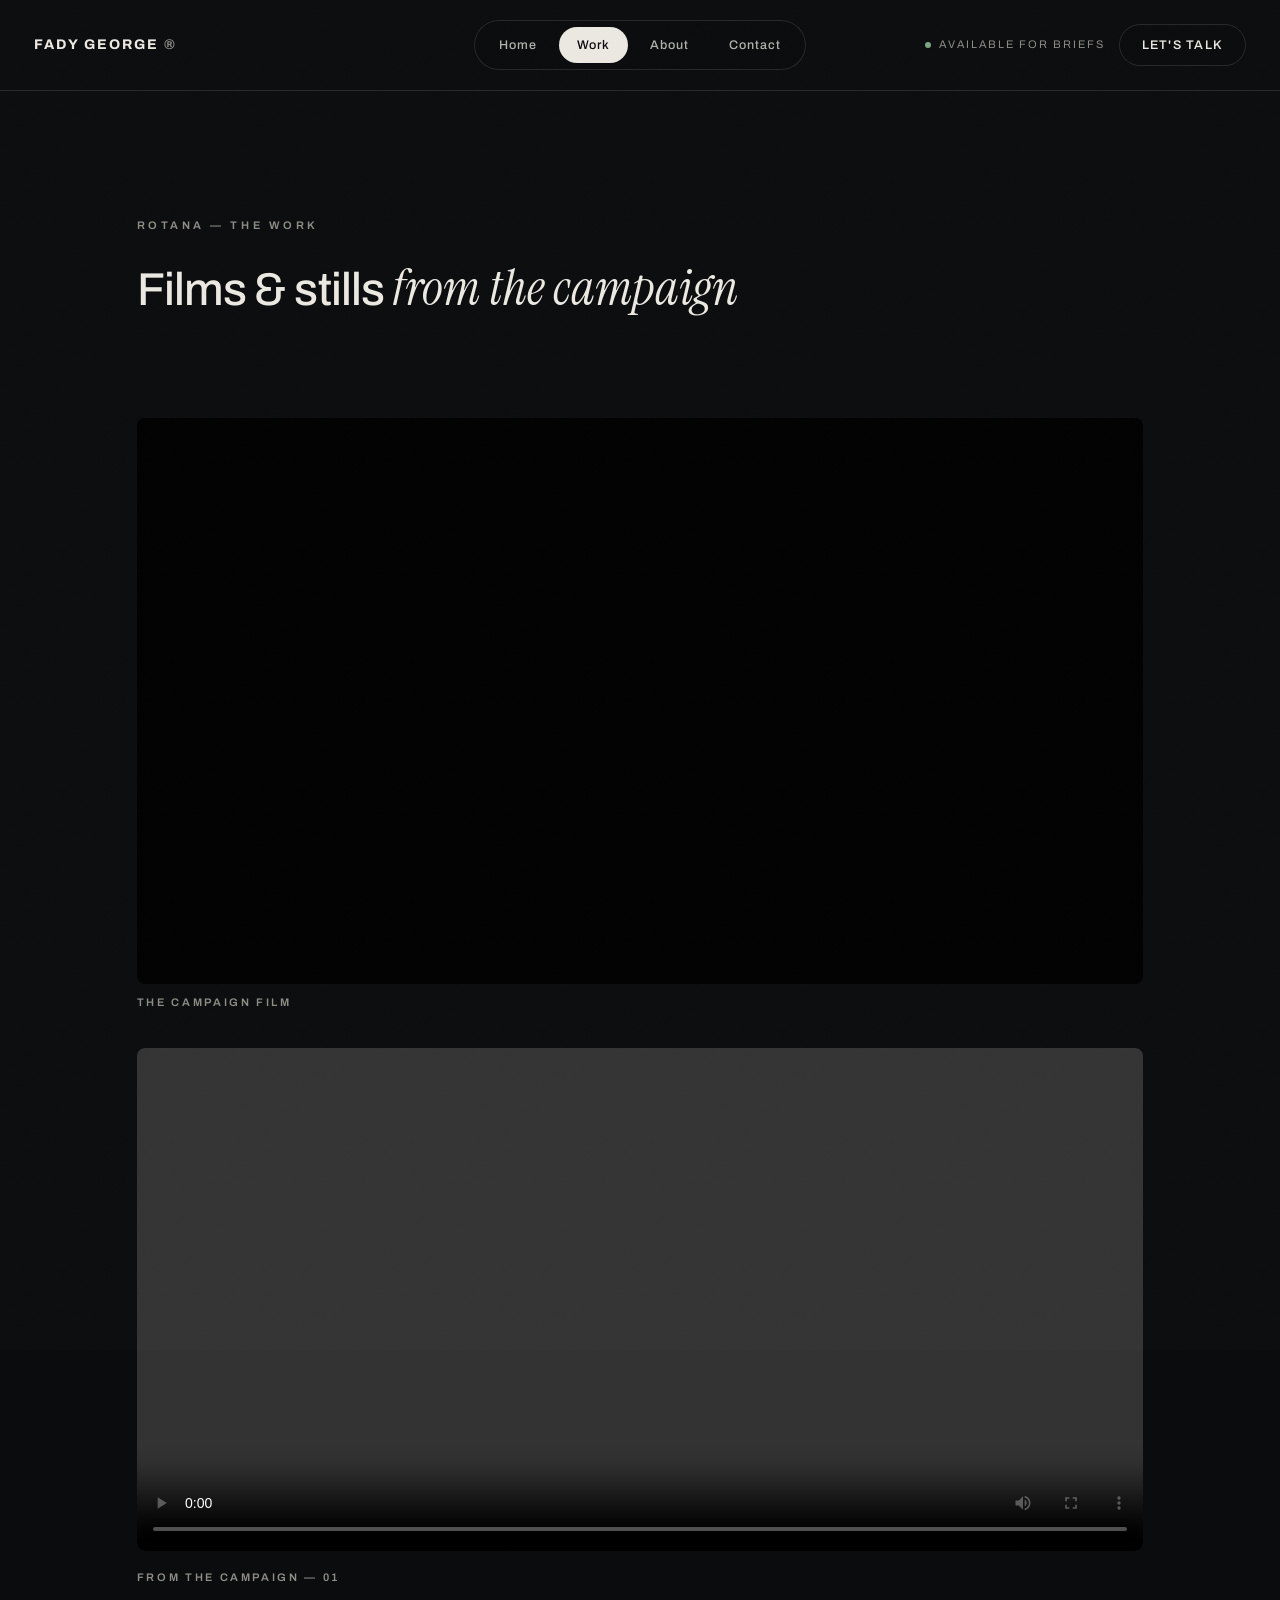
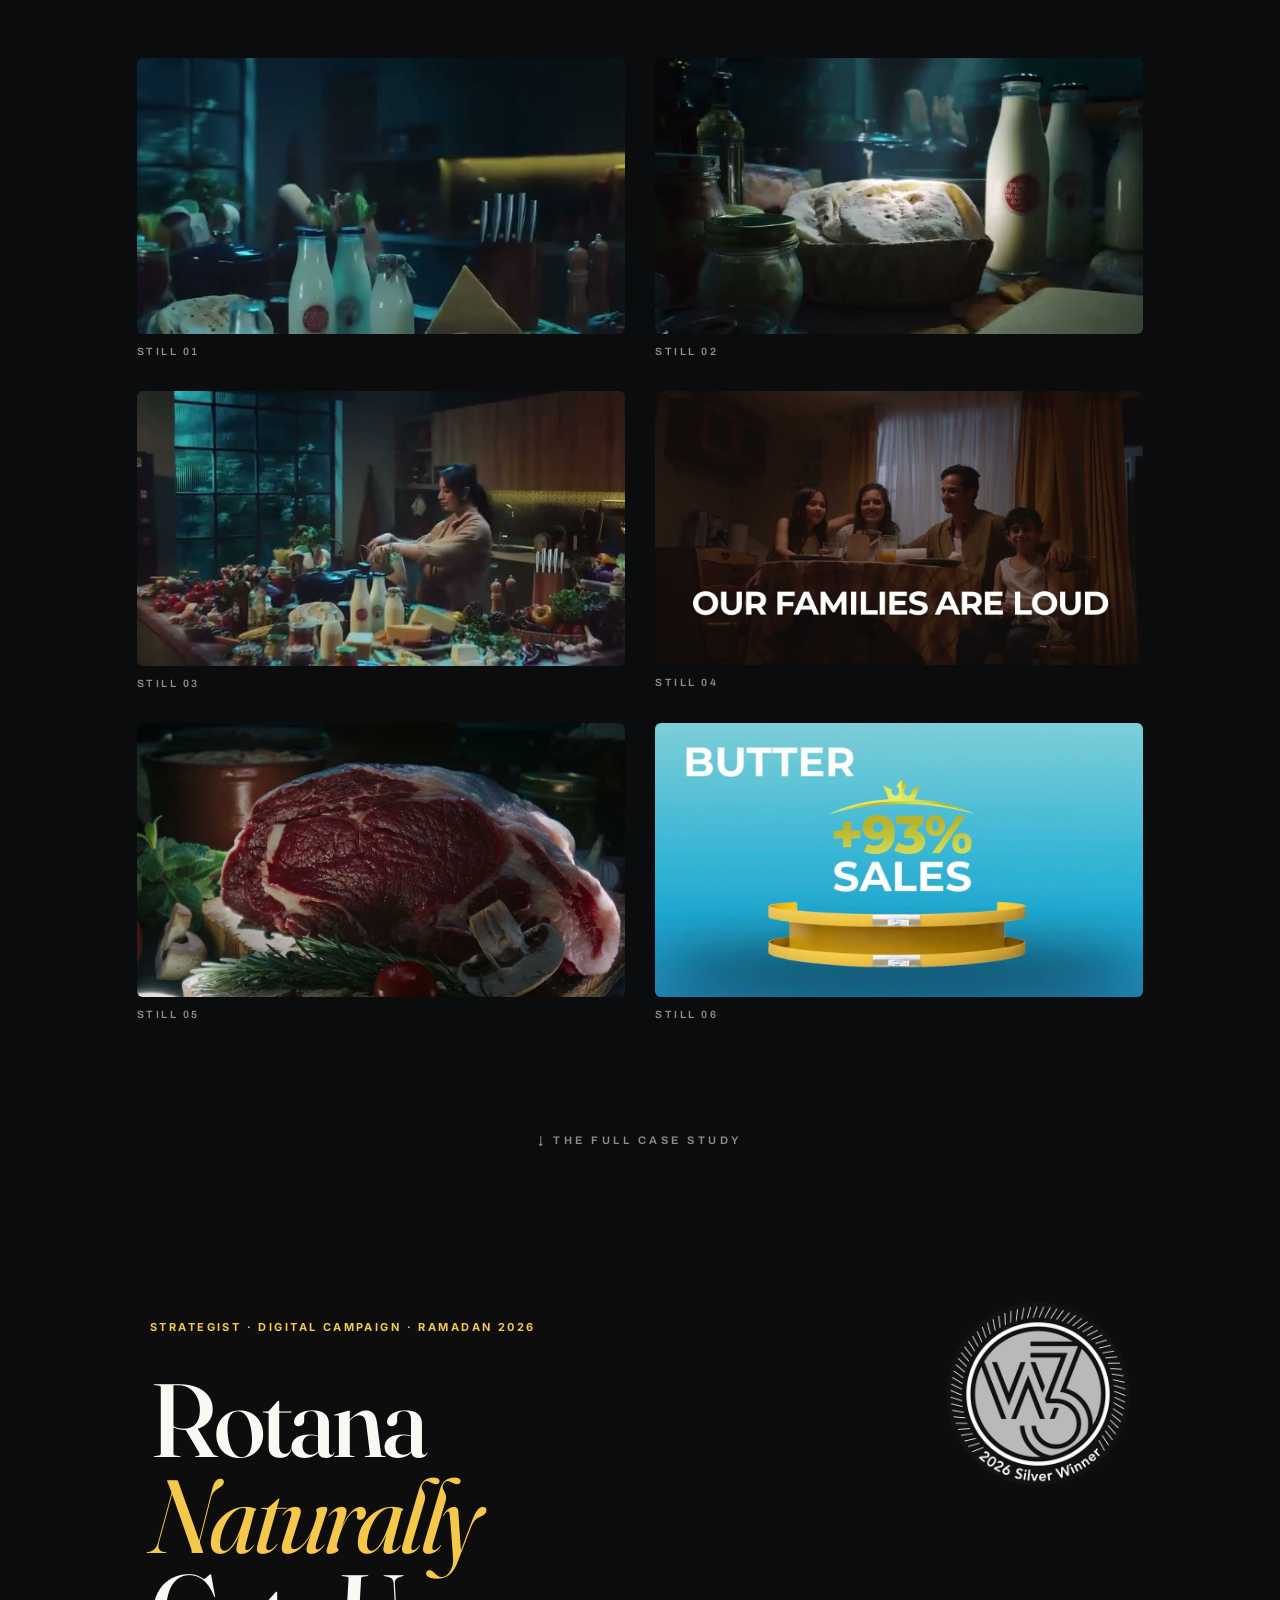
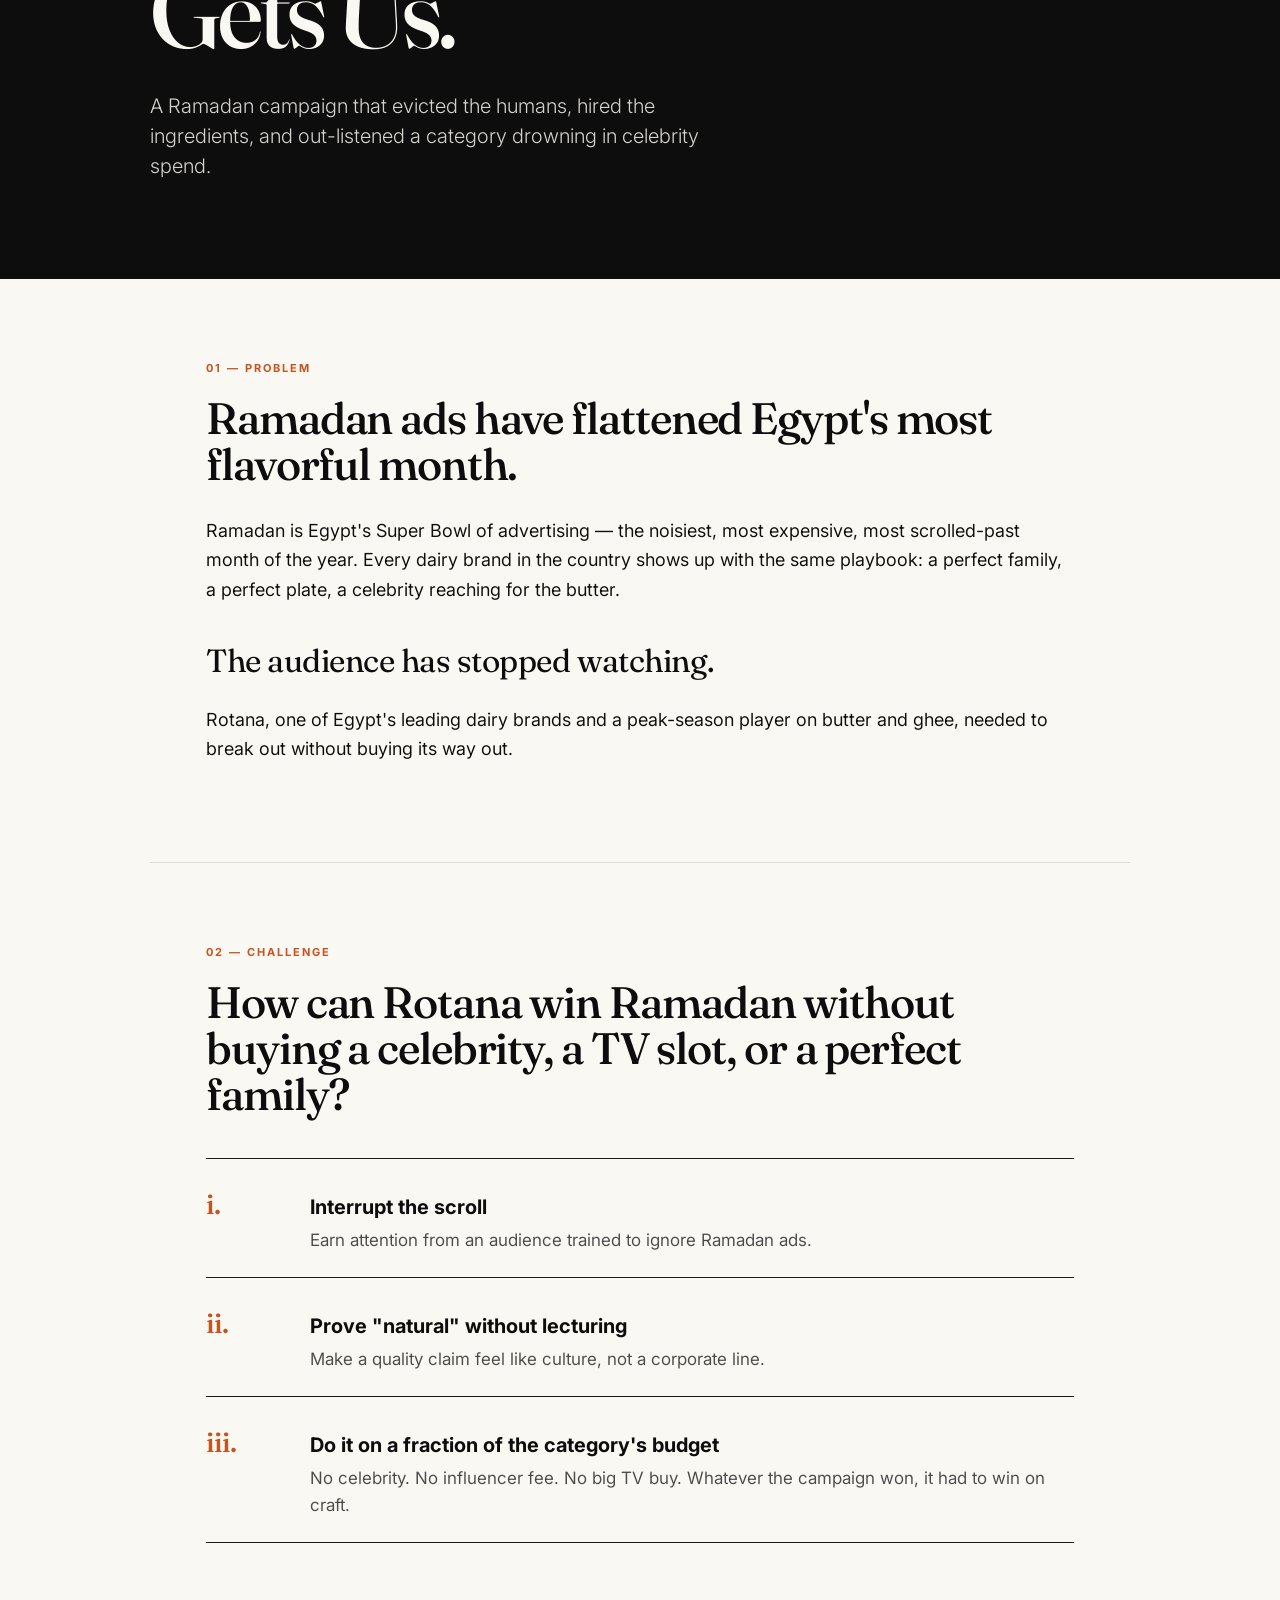
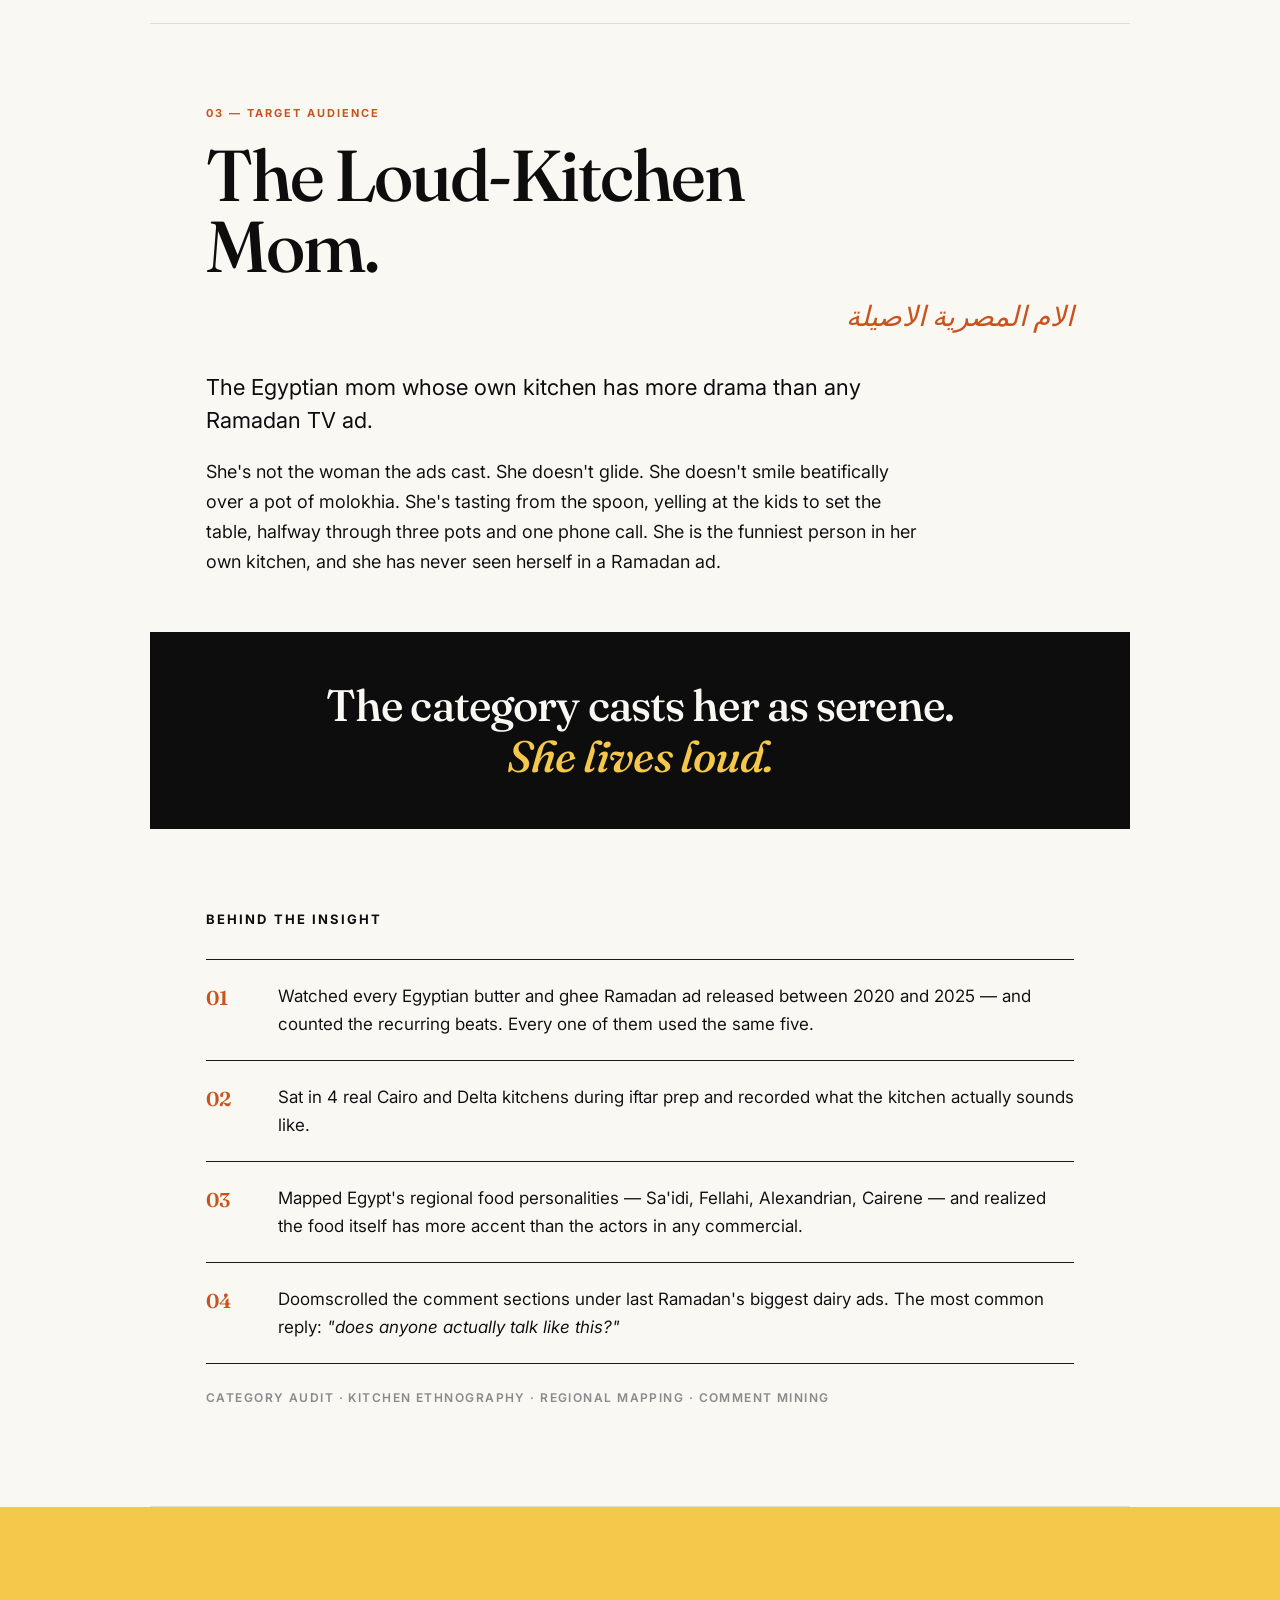
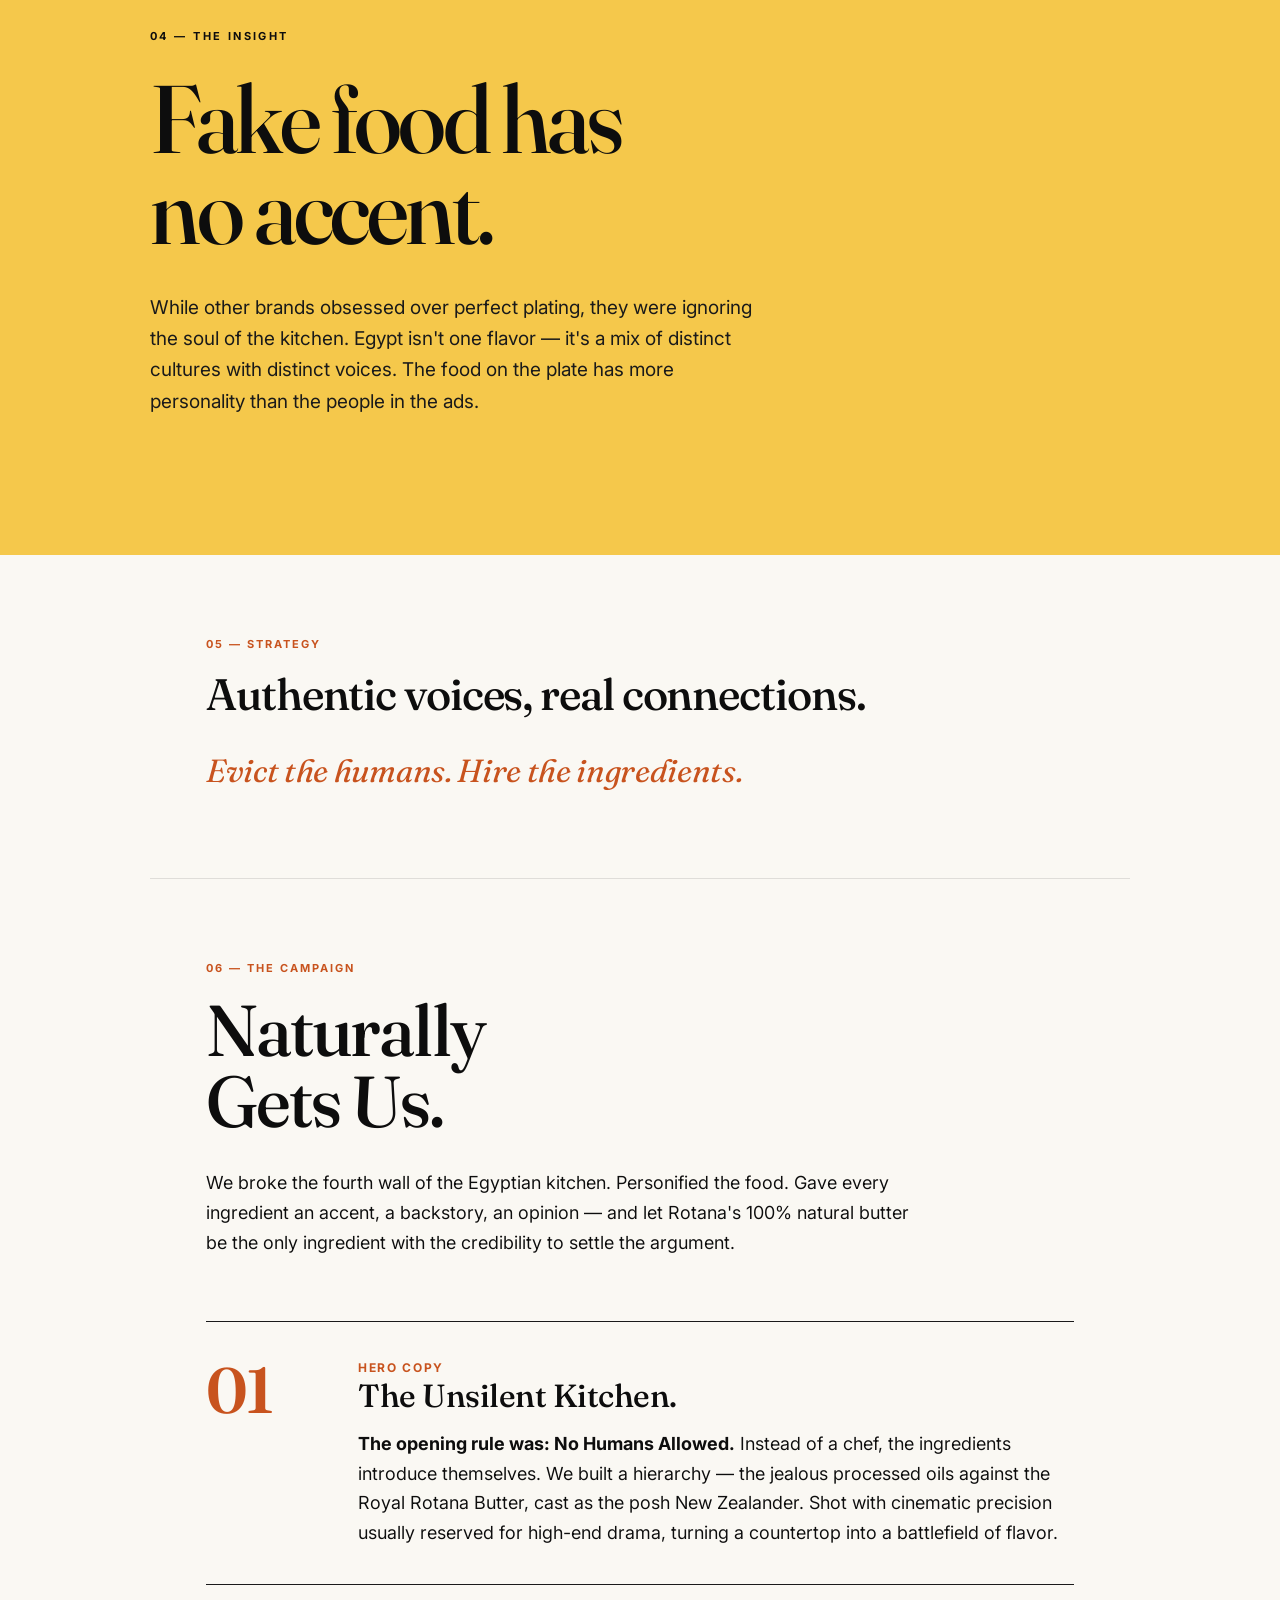
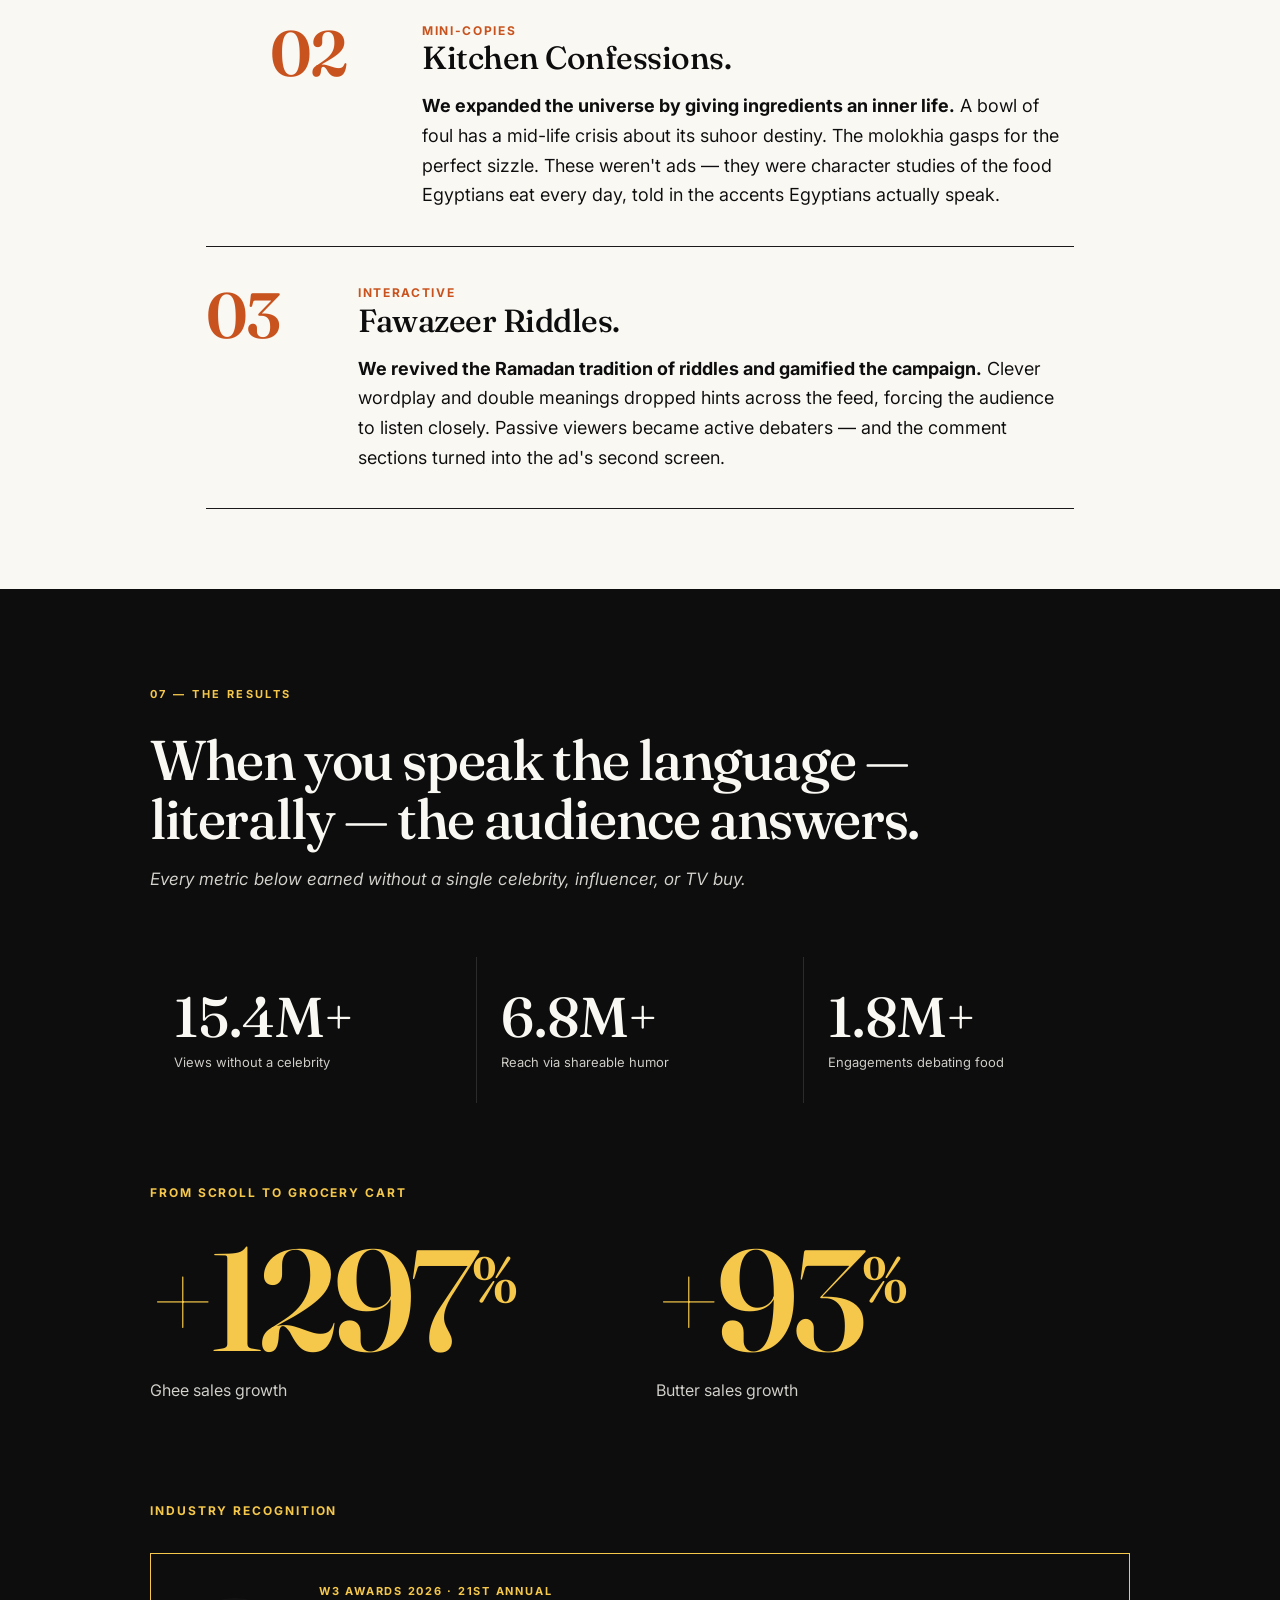
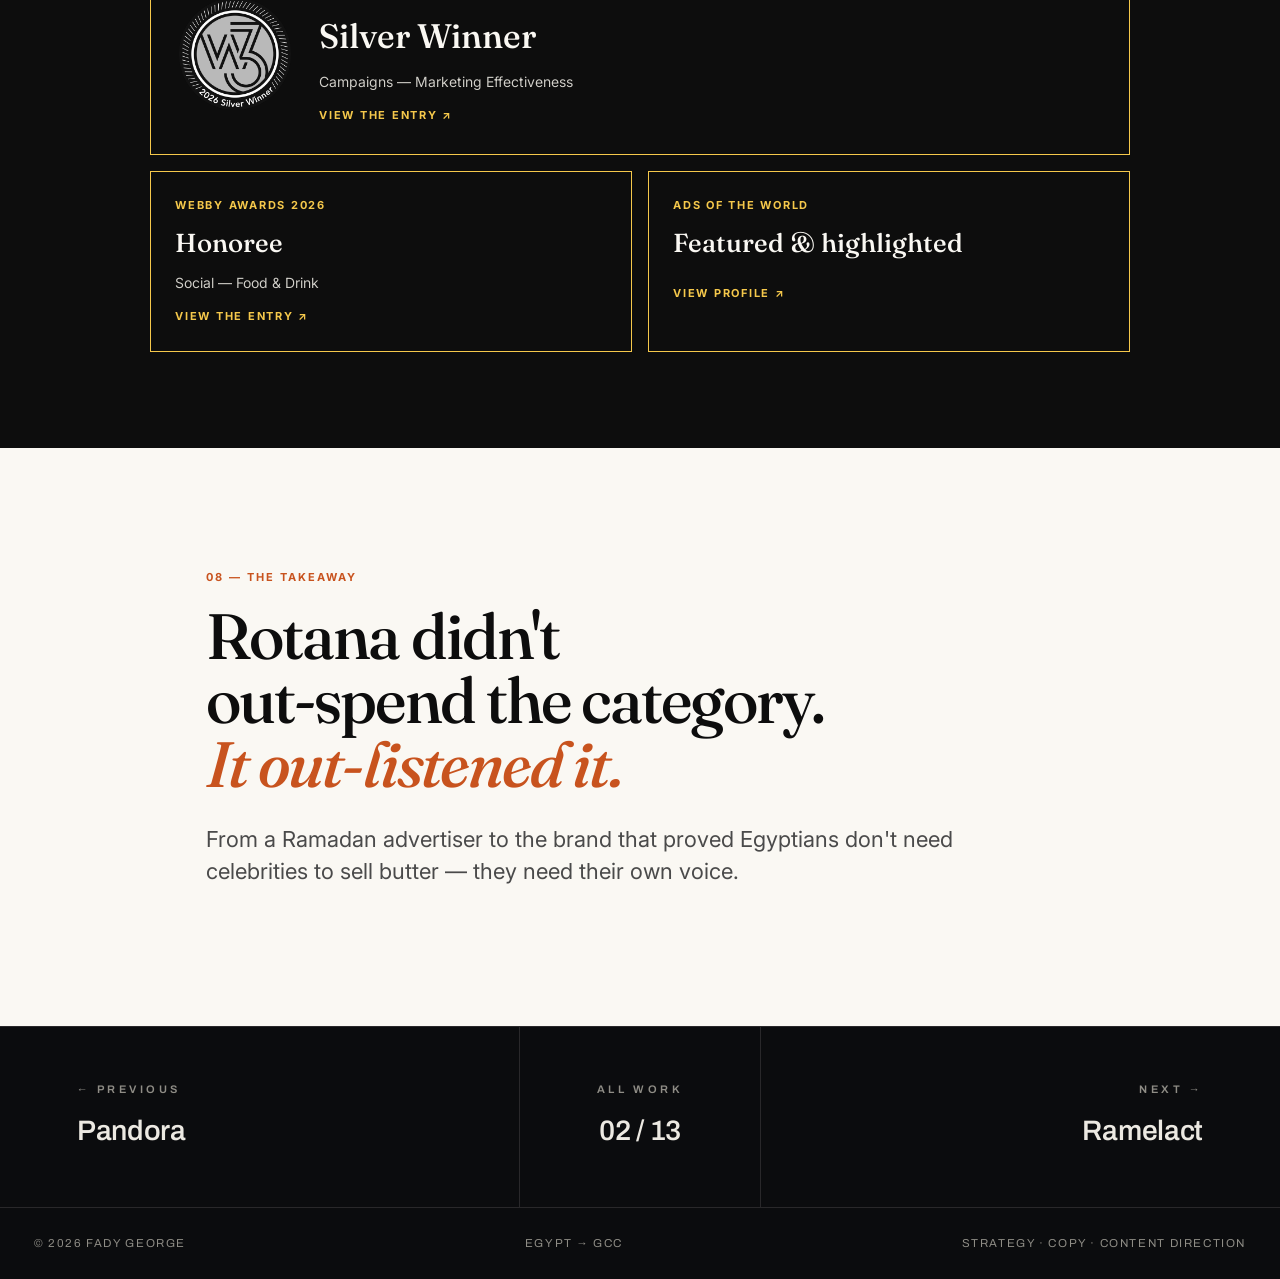
<file: work/rotana-naturally-gets-us/index.html>
<!doctype html>
<html lang="en">
<head>
<meta charset="utf-8">
<meta name="viewport" content="width=device-width, initial-scale=1">
<title>Rotana — Naturally Gets Us — Fady George</title>
<meta name="description" content="Rotana case study by Fady George — W3 Awards 2026 Silver (Marketing Effectiveness) · Webby Honoree 2026 · Dairy · Ramadan Campaign.">
<meta property="og:title" content="Rotana — Naturally Gets Us — Fady George">
<meta property="og:description" content="Rotana case study by Fady George — W3 Awards 2026 Silver (Marketing Effectiveness) · Webby Honoree 2026 · Dairy · Ramadan Campaign.">
<link rel="canonical" href="https://fadystudio.github.io/work/rotana-naturally-gets-us/">
<meta name="author" content="Fady George">
<meta name="theme-color" content="#0b0c0e">
<meta property="og:url" content="https://fadystudio.github.io/work/rotana-naturally-gets-us/">
<meta property="og:type" content="article">
<meta property="og:site_name" content="Fady George">
<meta property="og:image" content="https://fadystudio.github.io/assets/rotana-naturally-gets-us/frame-02.jpg">
<meta property="og:image:alt" content="Rotana case study by Fady George — W3 Awards 2026 Silver (Marketing Effectiveness) · Webby Honoree 2026 · Dairy · Ramadan Campaign.">
<meta name="twitter:card" content="summary_large_image">
<meta name="twitter:title" content="Rotana — Naturally Gets Us — Fady George">
<meta name="twitter:description" content="Rotana case study by Fady George — W3 Awards 2026 Silver (Marketing Effectiveness) · Webby Honoree 2026 · Dairy · Ramadan Campaign.">
<meta name="twitter:image" content="https://fadystudio.github.io/assets/rotana-naturally-gets-us/frame-02.jpg">
<link rel="icon" href="data:image/svg+xml,%3Csvg xmlns='http://www.w3.org/2000/svg' viewBox='0 0 32 32'%3E%3Crect width='32' height='32' rx='7' fill='%230b0c0e'/%3E%3Ctext x='16' y='22' font-family='Arial' font-size='16' font-weight='800' fill='%23ece9e2' text-anchor='middle'%3EFG%3C/text%3E%3C/svg%3E">
<link rel="stylesheet" href="../../styles.css">
</head>
<body>
<header class="site solid">
  <a class="wordmark" href="../../index.html">Fady George<span> ®</span></a>
  <nav class="pill" aria-label="Main"><a href="../../index.html">Home</a><a class="on" href="../../index.html#work">Work</a><a href="../../index.html#about">About</a><a href="../../index.html#contact">Contact</a></nav>
  <div class="head-right">
    <span class="avail">Available for briefs</span>
    <a class="btn" href="mailto:fady.career@gmail.com">Let's talk</a>
  </div>
</header>

<main class="case-body embed-media">
  <div style="padding-top:14vh"><div class="label">Rotana — The Work</div>
  <h2 style="font-size:clamp(28px,3.6vw,52px); font-weight:480; letter-spacing:-.02em; margin-top:14px">Films &amp; stills <em class="acc">from the campaign</em></h2></div>
<div class="films"><figure><div class="yt"><iframe src="https://www.youtube-nocookie.com/embed/dHzgcxB6TGA" title="Rotana — Naturally Gets Us — campaign film" loading="lazy" allow="accelerometer; autoplay; clipboard-write; encrypted-media; gyroscope; picture-in-picture" allowfullscreen></iframe></div><figcaption>The campaign film</figcaption></figure>
<figure><video controls preload="metadata" playsinline src="../../assets/rotana-naturally-gets-us/video-01-360p.mp4"></video><figcaption>From the campaign — 01</figcaption></figure></div>
<div class="plates grid2"><figure><img src="../../assets/rotana-naturally-gets-us/frame-01.jpg" alt="Rotana — Naturally Gets Us — campaign visual 1" loading="lazy"><figcaption>Still 01</figcaption></figure>
<figure><img src="../../assets/rotana-naturally-gets-us/frame-02.jpg" alt="Rotana — Naturally Gets Us — campaign visual 2" loading="lazy"><figcaption>Still 02</figcaption></figure>
<figure><img src="../../assets/rotana-naturally-gets-us/frame-03.jpg" alt="Rotana — Naturally Gets Us — campaign visual 3" loading="lazy"><figcaption>Still 03</figcaption></figure>
<figure><img src="../../assets/rotana-naturally-gets-us/frame-04.jpg" alt="Rotana — Naturally Gets Us — campaign visual 4" loading="lazy"><figcaption>Still 04</figcaption></figure>
<figure><img src="../../assets/rotana-naturally-gets-us/frame-05.jpg" alt="Rotana — Naturally Gets Us — campaign visual 5" loading="lazy"><figcaption>Still 05</figcaption></figure>
<figure><img src="../../assets/rotana-naturally-gets-us/frame-06.jpg" alt="Rotana — Naturally Gets Us — campaign visual 6" loading="lazy"><figcaption>Still 06</figcaption></figure></div>
  <div style="padding:6vh 0 8vh; text-align:center"><div class="label">↓ The full case study</div></div>
</main>
<div class="embed-case">
<!-- Rotana — Naturally Gets Us | Case Study | Paste this into a Wix HTML element -->  
<!-- Suggested iframe height in Wix: 3800px desktop. Mobile auto-adjusts. -->

<style>  
@import url('https://fonts.googleapis.com/css2?family=Fraunces:wght@400;500;600;700&family=Inter:wght@300;400;500;600;700&display=swap');

.rotana-case * { box-sizing: border-box; margin: 0; padding: 0; }  
.rotana-case {  
  font-family: 'Inter', system-ui, -apple-system, sans-serif;  
  color: #0d0d0d;  
  background: #faf8f3;  
  line-height: 1.55;  
  -webkit-font-smoothing: antialiased;  
  -moz-osx-font-smoothing: grayscale;  
  width: 100%;  
  overflow-x: hidden;  
}  
.rotana-case .display {  
  font-family: 'Fraunces', 'Times New Roman', serif;  
  font-weight: 500;  
  letter-spacing: -0.025em;  
  line-height: 0.95;  
}  
.rotana-case .eyebrow {  
  font-size: 11px;  
  letter-spacing: 0.18em;  
  text-transform: uppercase;  
  font-weight: 700;  
  color: #c8531e;  
  margin-bottom: 18px;  
}  
.rotana-case .section {  
  padding: 80px 56px;  
  max-width: 980px;  
  margin: 0 auto;  
}  
.rotana-case .divider {  
  height: 1px;  
  background: #1a1a1a;  
  opacity: 0.12;  
  max-width: 980px;  
  margin: 0 auto;  
}  
.rotana-case strong { font-weight: 700; }  
.rotana-case p {  
  font-size: 18px;  
  line-height: 1.65;  
  margin-bottom: 18px;  
}  
.rotana-case h2.section-h {  
  font-size: 44px;  
  font-weight: 500;  
  letter-spacing: -0.025em;  
  line-height: 1.05;  
  margin-bottom: 28px;  
  font-family: 'Fraunces', serif;  
}  
.rotana-case .hero-block {  
  background: #0d0d0d;  
  color: #faf8f3;  
  padding: 96px 56px 80px;  
}  
.rotana-case .hero-inner { max-width: 980px; margin: 0 auto; }  
.rotana-case .hero-meta {  
  font-size: 11px;  
  letter-spacing: 0.22em;  
  text-transform: uppercase;  
  font-weight: 700;  
  color: #f5c84b;  
  margin-bottom: 36px;  
}  
.rotana-case .hero-title {  
  font-size: 104px;  
  line-height: 0.92;  
  letter-spacing: -0.035em;  
  margin-bottom: 32px;  
  font-weight: 500;  
}  
.rotana-case .hero-title em {  
  font-style: italic;  
  color: #f5c84b;  
  font-weight: 400;  
}  
.rotana-case .hero-sub {  
  font-size: 20px;  
  line-height: 1.5;  
  max-width: 560px;  
  color: #d4d2cc;  
  font-weight: 300;  
}  
.rotana-case .pull-line {  
  font-family: 'Fraunces', serif;  
  font-size: 32px;  
  line-height: 1.25;  
  margin: 36px 0 24px;  
  font-weight: 400;  
  letter-spacing: -0.015em;  
}  
.rotana-case .challenge-list {  
  display: grid;  
  gap: 0;  
  margin-top: 40px;  
  border-top: 1px solid #1a1a1a;  
}  
.rotana-case .challenge-item {  
  padding: 24px 0;  
  border-bottom: 1px solid #1a1a1a;  
  display: grid;  
  grid-template-columns: 80px 1fr;  
  gap: 24px;  
  align-items: baseline;  
}  
.rotana-case .challenge-num {  
  font-family: 'Fraunces', serif;  
  font-size: 28px;  
  font-weight: 500;  
  color: #c8531e;  
}  
.rotana-case .challenge-title {  
  font-weight: 700;  
  font-size: 20px;  
  display: block;  
  margin-bottom: 4px;  
}  
.rotana-case .challenge-desc {  
  font-size: 17px;  
  color: #4a4a4a;  
}  
.rotana-case .audience-name {  
  font-size: 72px;  
  line-height: 0.98;  
  margin-bottom: 12px;  
  letter-spacing: -0.03em;  
}  
.rotana-case .audience-arabic {  
  font-family: 'Fraunces', serif;  
  font-style: italic;  
  font-size: 28px;  
  color: #c8531e;  
  margin-bottom: 32px;  
  direction: rtl;  
  font-weight: 400;  
}  
.rotana-case .audience-lede {  
  font-size: 22px;  
  line-height: 1.5;  
  max-width: 720px;  
  font-weight: 400;  
  margin-bottom: 18px;  
}  
.rotana-case .audience-body {  
  max-width: 720px;  
  margin-top: 20px;  
}  
.rotana-case .audience-callout {  
  background: #0d0d0d;  
  color: #faf8f3;  
  padding: 48px 56px;  
  margin: 56px -56px 0;  
  text-align: center;  
}  
.rotana-case .audience-callout p {  
  font-family: 'Fraunces', serif;  
  font-size: 44px;  
  line-height: 1.15;  
  margin: 0;  
  font-weight: 500;  
  letter-spacing: -0.02em;  
}  
.rotana-case .audience-callout em {  
  color: #f5c84b;  
  font-style: italic;  
}  
.rotana-case .behind-label {  
  font-size: 13px;  
  letter-spacing: 0.16em;  
  text-transform: uppercase;  
  font-weight: 700;  
  color: #0d0d0d;  
  margin-bottom: 28px;  
}  
.rotana-case .behind-list {  
  display: grid;  
  grid-template-columns: 1fr;  
  gap: 0;  
  border-top: 1px solid #1a1a1a;  
}  
.rotana-case .behind-item {  
  padding: 22px 0;  
  border-bottom: 1px solid #1a1a1a;  
  display: grid;  
  grid-template-columns: 56px 1fr;  
  gap: 16px;  
}  
.rotana-case .behind-num {  
  font-family: 'Fraunces', serif;  
  font-size: 20px;  
  color: #c8531e;  
  font-weight: 600;  
}  
.rotana-case .behind-item p {  
  margin: 0;  
  font-size: 17px;  
}  
.rotana-case .behind-tag {  
  font-size: 12px;  
  letter-spacing: 0.12em;  
  text-transform: uppercase;  
  color: #8a8a8a;  
  margin-top: 24px;  
  font-weight: 600;  
}  
.rotana-case .insight-block {  
  background: #f5c84b;  
  padding: 120px 56px;  
}  
.rotana-case .insight-inner { max-width: 980px; margin: 0 auto; }  
.rotana-case .insight-eyebrow {  
  font-size: 11px;  
  letter-spacing: 0.22em;  
  text-transform: uppercase;  
  font-weight: 700;  
  color: #0d0d0d;  
  margin-bottom: 28px;  
}  
.rotana-case .insight-line {  
  font-size: 96px;  
  line-height: 0.95;  
  letter-spacing: -0.035em;  
  margin-bottom: 36px;  
  font-weight: 500;  
}  
.rotana-case .insight-body {  
  font-size: 19px;  
  max-width: 620px;  
  font-weight: 400;  
  color: #1a1a1a;  
}  
.rotana-case .strategy-line {  
  font-family: 'Fraunces', serif;  
  font-style: italic;  
  font-size: 32px;  
  color: #c8531e;  
  margin: 0;  
  font-weight: 400;  
  letter-spacing: -0.01em;  
}  
.rotana-case .campaign-name {  
  font-size: 72px;  
  line-height: 0.98;  
  margin-bottom: 32px;  
  letter-spacing: -0.03em;  
}  
.rotana-case .campaign-lede {  
  max-width: 720px;  
  margin-bottom: 64px;  
}  
.rotana-case .exec-row {  
  display: grid;  
  grid-template-columns: 120px 1fr;  
  gap: 32px;  
  padding: 36px 0;  
  border-top: 1px solid #1a1a1a;  
}  
.rotana-case .exec-row.offset { padding-left: 64px; }  
.rotana-case .exec-row.last { border-bottom: 1px solid #1a1a1a; }  
.rotana-case .exec-num {  
  font-family: 'Fraunces', serif;  
  font-size: 64px;  
  color: #c8531e;  
  font-weight: 600;  
  line-height: 1;  
}  
.rotana-case .exec-tag {  
  font-size: 12px;  
  letter-spacing: 0.14em;  
  text-transform: uppercase;  
  font-weight: 700;  
  color: #c8531e;  
  margin-bottom: 8px;  
}  
.rotana-case .exec-title {  
  font-family: 'Fraunces', serif;  
  font-size: 32px;  
  font-weight: 500;  
  line-height: 1.15;  
  margin-bottom: 14px;  
  letter-spacing: -0.015em;  
}  
.rotana-case .exec-row p { margin: 0; }  
.rotana-case .results-block {  
  background: #0d0d0d;  
  color: #faf8f3;  
  padding: 96px 56px;  
}  
.rotana-case .results-inner { max-width: 980px; margin: 0 auto; }  
.rotana-case .results-eyebrow {  
  font-size: 11px;  
  letter-spacing: 0.22em;  
  text-transform: uppercase;  
  font-weight: 700;  
  color: #f5c84b;  
  margin-bottom: 28px;  
}  
.rotana-case .results-h {  
  font-size: 56px;  
  line-height: 1.05;  
  margin-bottom: 16px;  
  max-width: 820px;  
  font-weight: 500;  
  letter-spacing: -0.025em;  
}  
.rotana-case .results-sub {  
  font-size: 17px;  
  color: #d4d2cc;  
  font-style: italic;  
  margin-bottom: 64px;  
  max-width: 620px;  
}  
.rotana-case .meta-grid {  
  display: grid;  
  grid-template-columns: repeat(3, 1fr);  
  gap: 1px;  
  background: rgba(250, 248, 243, 0.13);  
  margin-bottom: 80px;  
}  
.rotana-case .meta-tile {  
  background: #0d0d0d;  
  padding: 32px 24px;  
}  
.rotana-case .meta-num {  
  font-family: 'Fraunces', serif;  
  font-size: 56px;  
  color: #faf8f3;  
  line-height: 1;  
  margin-bottom: 8px;  
  font-weight: 500;  
}  
.rotana-case .meta-label {  
  font-size: 13px;  
  color: #d4d2cc;  
  margin: 0;  
  line-height: 1.4;  
}  
.rotana-case .results-section-label {  
  font-size: 12px;  
  letter-spacing: 0.16em;  
  text-transform: uppercase;  
  font-weight: 700;  
  color: #f5c84b;  
  margin-bottom: 32px;  
}  
.rotana-case .mega-row {  
  display: grid;  
  grid-template-columns: 1fr 1fr;  
  gap: 32px;  
  margin-bottom: 80px;  
}  
.rotana-case .stat-mega {  
  font-family: 'Fraunces', serif;  
  font-size: 144px;  
  line-height: 0.9;  
  color: #f5c84b;  
  font-weight: 600;  
  letter-spacing: -0.04em;  
}  
.rotana-case .stat-mega sup {  
  font-size: 64px;  
  vertical-align: super;  
}  
.rotana-case .mega-label {  
  font-size: 16px;  
  color: #d4d2cc;  
  margin-top: 12px;  
}  
.rotana-case .recog-grid {  
  display: grid;  
  grid-template-columns: 1fr 1fr;  
  gap: 16px;  
}  
.rotana-case .recog-card {  
  border: 1px solid #f5c84b;  
  padding: 24px;  
}  
.rotana-case .recog-tag {  
  font-size: 11px;  
  letter-spacing: 0.16em;  
  text-transform: uppercase;  
  color: #f5c84b;  
  margin-bottom: 8px;  
  font-weight: 700;  
}  
.rotana-case .recog-title {  
  font-family: 'Fraunces', serif;  
  font-size: 26px;  
  font-weight: 500;  
  color: #faf8f3;  
}  
.rotana-case a.recog-card {  
  display: block;  
  color: inherit;  
  text-decoration: none;  
  transition: background .3s;  
}  
.rotana-case a.recog-card:hover,  
.rotana-case a.recog-card:focus-visible { background: rgba(245, 200, 75, 0.08); }  
.rotana-case .recog-card .recog-title { margin-bottom: 6px; }  
.rotana-case .recog-sub {  
  font-size: 14px;  
  color: #d4d2cc;  
  margin: 0;  
}  
.rotana-case .recog-link {  
  display: inline-block;  
  margin-top: 14px;  
  font-size: 11px;  
  letter-spacing: 0.16em;  
  text-transform: uppercase;  
  font-weight: 700;  
  color: #f5c84b;  
}  
.rotana-case .recog-card.feature {  
  grid-column: 1 / -1;  
  display: grid;  
  grid-template-columns: 112px 1fr;  
  gap: 28px;  
  align-items: center;  
  padding: 28px;  
}  
.rotana-case .recog-card.feature img { width: 112px; height: auto; display: block; }  
.rotana-case .recog-card.feature .recog-title { font-size: 34px; }  
.rotana-case .hero-inner { position: relative; }  
.rotana-case .hero-badge {  
  position: absolute;  
  top: -16px;  
  right: 0;  
  width: 184px;  
  display: block;  
  transition: transform .4s cubic-bezier(.2,.7,.2,1);  
}  
.rotana-case .hero-badge:hover { transform: rotate(-8deg) scale(1.03); }  
.rotana-case .hero-badge img { width: 100%; height: auto; display: block; }  
.rotana-case .takeaway-block { padding: 120px 56px; max-width: 980px; margin: 0 auto; }  
.rotana-case .takeaway-line {  
  font-size: 64px;  
  line-height: 1;  
  letter-spacing: -0.03em;  
  margin-bottom: 28px;  
  font-weight: 500;  
}  
.rotana-case .takeaway-line em {  
  font-style: italic;  
  color: #c8531e;  
}  
.rotana-case .takeaway-body {  
  font-size: 22px;  
  line-height: 1.45;  
  color: #4a4a4a;  
  max-width: 760px;  
  font-weight: 400;  
}

@media (max-width: 720px) {  
  .rotana-case .section,  
  .rotana-case .takeaway-block { padding: 56px 24px; }  
  .rotana-case .hero-block { padding: 72px 24px 56px; }  
  .rotana-case .insight-block { padding: 80px 24px; }  
  .rotana-case .results-block { padding: 72px 24px; }  
  .rotana-case h2.section-h { font-size: 32px; }  
  .rotana-case .hero-title { font-size: 56px; }  
  .rotana-case .pull-line { font-size: 24px; }  
  .rotana-case .audience-name,  
  .rotana-case .campaign-name { font-size: 48px; }  
  .rotana-case .audience-callout { padding: 36px 24px; margin: 40px -24px 0; }  
  .rotana-case .audience-callout p { font-size: 28px; }  
  .rotana-case .insight-line { font-size: 52px; }  
  .rotana-case .strategy-line { font-size: 24px; }  
  .rotana-case .exec-num { font-size: 48px; }  
  .rotana-case .exec-title { font-size: 24px; }  
  .rotana-case .exec-row { grid-template-columns: 1fr; gap: 12px; }  
  .rotana-case .exec-row.offset { padding-left: 0; }  
  .rotana-case .results-h { font-size: 36px; }  
  .rotana-case .meta-num { font-size: 40px; }  
  .rotana-case .stat-mega { font-size: 88px; }  
  .rotana-case .stat-mega sup { font-size: 36px; }  
  .rotana-case .mega-row { grid-template-columns: 1fr; gap: 36px; }  
  .rotana-case .recog-grid { grid-template-columns: 1fr; }  
  .rotana-case .recog-card.feature { grid-template-columns: 76px 1fr; gap: 18px; padding: 24px; }  
  .rotana-case .recog-card.feature img { width: 76px; }  
  .rotana-case .recog-card.feature .recog-title { font-size: 28px; }  
  .rotana-case .hero-badge { position: static; width: 104px; margin: 0 0 28px; }  
  .rotana-case .takeaway-line { font-size: 36px; }  
  .rotana-case .takeaway-body { font-size: 18px; }  
  .rotana-case .challenge-item,  
  .rotana-case .behind-item { grid-template-columns: 48px 1fr; gap: 12px; }  
  .rotana-case .challenge-num { font-size: 22px; }  
}  
</style>

<div class="rotana-case">

  <div class="hero-block">  
    <div class="hero-inner">  
      <a class="hero-badge" href="https://www.w3award.com/winners/gallery/?event=1101&amp;award=2&amp;type=21&amp;pg=2&amp;id=398552" target="_blank" rel="noreferrer"><img src="../../assets/rotana-naturally-gets-us/w3-silver-2026.png" alt="W3 Awards 2026 Silver Winner" width="400" height="400"></a>
      <p class="hero-meta">Strategist · Digital Campaign · Ramadan 2026</p>  
      <h1 class="display hero-title">Rotana<br><em>Naturally</em><br>Gets Us.</h1>  
      <p class="hero-sub">A Ramadan campaign that evicted the humans, hired the ingredients, and out-listened a category drowning in celebrity spend.</p>  
    </div>  
  </div>

  <div class="section">  
    <p class="eyebrow">01 — Problem</p>  
    <h2 class="section-h">Ramadan ads have flattened Egypt's most flavorful month.</h2>  
    <p>Ramadan is Egypt's Super Bowl of advertising — the noisiest, most expensive, most scrolled-past month of the year. Every dairy brand in the country shows up with the same playbook: a perfect family, a perfect plate, a celebrity reaching for the butter.</p>  
    <p class="pull-line">The audience has stopped watching.</p>  
    <p>Rotana, one of Egypt's leading dairy brands and a peak-season player on butter and ghee, needed to break out without buying its way out.</p>  
  </div>

  <div class="divider"></div>

  <div class="section">  
    <p class="eyebrow">02 — Challenge</p>  
    <h2 class="section-h" style="max-width: 820px;">How can Rotana win Ramadan without buying a celebrity, a TV slot, or a perfect family?</h2>  
    <div class="challenge-list">  
      <div class="challenge-item">  
        <span class="challenge-num">i.</span>  
        <div>  
          <span class="challenge-title">Interrupt the scroll</span>  
          <span class="challenge-desc">Earn attention from an audience trained to ignore Ramadan ads.</span>  
        </div>  
      </div>  
      <div class="challenge-item">  
        <span class="challenge-num">ii.</span>  
        <div>  
          <span class="challenge-title">Prove "natural" without lecturing</span>  
          <span class="challenge-desc">Make a quality claim feel like culture, not a corporate line.</span>  
        </div>  
      </div>  
      <div class="challenge-item">  
        <span class="challenge-num">iii.</span>  
        <div>  
          <span class="challenge-title">Do it on a fraction of the category's budget</span>  
          <span class="challenge-desc">No celebrity. No influencer fee. No big TV buy. Whatever the campaign won, it had to win on craft.</span>  
        </div>  
      </div>  
    </div>  
  </div>

  <div class="divider"></div>

  <div class="section">  
    <p class="eyebrow">03 — Target Audience</p>  
    <h2 class="display audience-name">The Loud-Kitchen<br>Mom.</h2>  
    <p class="audience-arabic">الام المصرية الاصيلة</p>  
    <p class="audience-lede">The Egyptian mom whose own kitchen has more drama than any Ramadan TV ad.</p>  
    <p class="audience-body">She's not the woman the ads cast. She doesn't glide. She doesn't smile beatifically over a pot of molokhia. She's tasting from the spoon, yelling at the kids to set the table, halfway through three pots and one phone call. She is the funniest person in her own kitchen, and she has never seen herself in a Ramadan ad.</p>  
    <div class="audience-callout">  
      <p>The category casts her as serene.<br><em>She lives loud.</em></p>  
    </div>  
  </div>

  <div class="section" style="padding-top: 0;">  
    <p class="behind-label">Behind the insight</p>  
    <div class="behind-list">  
      <div class="behind-item">  
        <span class="behind-num">01</span>  
        <p>Watched every Egyptian butter and ghee Ramadan ad released between 2020 and 2025 — and counted the recurring beats. Every one of them used the same five.</p>  
      </div>  
      <div class="behind-item">  
        <span class="behind-num">02</span>  
        <p>Sat in 4 real Cairo and Delta kitchens during iftar prep and recorded what the kitchen actually sounds like.</p>  
      </div>  
      <div class="behind-item">  
        <span class="behind-num">03</span>  
        <p>Mapped Egypt's regional food personalities — Sa'idi, Fellahi, Alexandrian, Cairene — and realized the food itself has more accent than the actors in any commercial.</p>  
      </div>  
      <div class="behind-item">  
        <span class="behind-num">04</span>  
        <p>Doomscrolled the comment sections under last Ramadan's biggest dairy ads. The most common reply: <em>"does anyone actually talk like this?"</em></p>  
      </div>  
    </div>  
    <p class="behind-tag">Category audit · Kitchen ethnography · Regional mapping · Comment mining</p>  
  </div>

  <div class="divider"></div>

  <div class="insight-block">  
    <div class="insight-inner">  
      <p class="insight-eyebrow">04 — The Insight</p>  
      <h2 class="display insight-line">Fake food has<br>no accent.</h2>  
      <p class="insight-body">While other brands obsessed over perfect plating, they were ignoring the soul of the kitchen. Egypt isn't one flavor — it's a mix of distinct cultures with distinct voices. The food on the plate has more personality than the people in the ads.</p>  
    </div>  
  </div>

  <div class="section">  
    <p class="eyebrow">05 — Strategy</p>  
    <h2 class="section-h">Authentic voices, real connections.</h2>  
    <p class="strategy-line">Evict the humans. Hire the ingredients.</p>  
  </div>

  <div class="divider"></div>

  <div class="section">  
    <p class="eyebrow">06 — The Campaign</p>  
    <h2 class="display campaign-name">Naturally<br>Gets Us.</h2>  
    <p class="campaign-lede">We broke the fourth wall of the Egyptian kitchen. Personified the food. Gave every ingredient an accent, a backstory, an opinion — and let Rotana's 100% natural butter be the only ingredient with the credibility to settle the argument.</p>

    <div class="exec-row">  
      <div><span class="display exec-num">01</span></div>  
      <div>  
        <p class="exec-tag">Hero copy</p>  
        <h3 class="exec-title">The Unsilent Kitchen.</h3>  
        <p><strong>The opening rule was: No Humans Allowed.</strong> Instead of a chef, the ingredients introduce themselves. We built a hierarchy — the jealous processed oils against the Royal Rotana Butter, cast as the posh New Zealander. Shot with cinematic precision usually reserved for high-end drama, turning a countertop into a battlefield of flavor.</p>  
      </div>  
    </div>

    <div class="exec-row offset">  
      <div><span class="display exec-num">02</span></div>  
      <div>  
        <p class="exec-tag">Mini-copies</p>  
        <h3 class="exec-title">Kitchen Confessions.</h3>  
        <p><strong>We expanded the universe by giving ingredients an inner life.</strong> A bowl of foul has a mid-life crisis about its suhoor destiny. The molokhia gasps for the perfect sizzle. These weren't ads — they were character studies of the food Egyptians eat every day, told in the accents Egyptians actually speak.</p>  
      </div>  
    </div>

    <div class="exec-row last">  
      <div><span class="display exec-num">03</span></div>  
      <div>  
        <p class="exec-tag">Interactive</p>  
        <h3 class="exec-title">Fawazeer Riddles.</h3>  
        <p><strong>We revived the Ramadan tradition of riddles and gamified the campaign.</strong> Clever wordplay and double meanings dropped hints across the feed, forcing the audience to listen closely. Passive viewers became active debaters — and the comment sections turned into the ad's second screen.</p>  
      </div>  
    </div>  
  </div>

  <div class="results-block">  
    <div class="results-inner">  
      <p class="results-eyebrow">07 — The Results</p>  
      <h2 class="display results-h">When you speak the language — literally — the audience answers.</h2>  
      <p class="results-sub">Every metric below earned without a single celebrity, influencer, or TV buy.</p>

      <div class="meta-grid">  
        <div class="meta-tile">  
          <div class="meta-num">15.4M+</div>  
          <p class="meta-label">Views without a celebrity</p>  
        </div>  
        <div class="meta-tile">  
          <div class="meta-num">6.8M+</div>  
          <p class="meta-label">Reach via shareable humor</p>  
        </div>  
        <div class="meta-tile">  
          <div class="meta-num">1.8M+</div>  
          <p class="meta-label">Engagements debating food</p>  
        </div>  
      </div>

      <p class="results-section-label">From scroll to grocery cart</p>  
      <div class="mega-row">  
        <div>  
          <div class="stat-mega">+1297<sup>%</sup></div>  
          <p class="mega-label">Ghee sales growth</p>  
        </div>  
        <div>  
          <div class="stat-mega">+93<sup>%</sup></div>  
          <p class="mega-label">Butter sales growth</p>  
        </div>  
      </div>

      <p class="results-section-label">Industry recognition</p>  
      <div class="recog-grid">  
        <a class="recog-card feature" href="https://www.w3award.com/winners/gallery/?event=1101&amp;award=2&amp;type=21&amp;pg=2&amp;id=398552" target="_blank" rel="noreferrer">  
          <img src="../../assets/rotana-naturally-gets-us/w3-silver-2026.png" alt="W3 Awards 2026 Silver Winner badge" width="400" height="400" loading="lazy">  
          <div>  
            <p class="recog-tag">W3 Awards 2026 · 21st Annual</p>  
            <p class="recog-title">Silver Winner</p>  
            <p class="recog-sub">Campaigns — Marketing Effectiveness</p>  
            <span class="recog-link">View the entry ↗</span>  
          </div>  
        </a>  
        <a class="recog-card" href="https://winners.webbyawards.com/2026/social/social-campaigns/food-drink/380576/rotana--naturally-gets-us" target="_blank" rel="noreferrer">  
          <p class="recog-tag">Webby Awards 2026</p>  
          <p class="recog-title">Honoree</p>  
          <p class="recog-sub">Social — Food &amp; Drink</p>  
          <span class="recog-link">View the entry ↗</span>  
        </a>  
        <a class="recog-card" href="https://www.adsoftheworld.com/users/fady-george" target="_blank" rel="noreferrer">  
          <p class="recog-tag">Ads of the World</p>  
          <p class="recog-title">Featured &amp; highlighted</p>  
          <span class="recog-link">View profile ↗</span>  
        </a>  
      </div>  
    </div>  
  </div>

  <div class="takeaway-block">  
    <p class="eyebrow">08 — The Takeaway</p>  
    <h2 class="display takeaway-line">Rotana didn't<br>out-spend the category.<br><em>It out-listened it.</em></h2>  
    <p class="takeaway-body">From a Ramadan advertiser to the brand that proved Egyptians don't need celebrities to sell butter — they need their own voice.</p>  
  </div>

</div>  

</div>
<nav class="case-nav">
  <a href="../pandora-let-your-heart-speak/index.html"><span class="label">← Previous</span><b>Pandora</b></a>
  <a class="all" href="../../index.html#work"><span class="label">All work</span><b>02 / 13</b></a>
  <a class="next" href="../ramelact-launching/index.html"><span class="label">Next →</span><b>Ramelact</b></a>
</nav>
<footer class="site">
  <span>© 2026 Fady George</span>
  <span>Egypt → GCC</span>
  <span>Strategy · Copy · Content Direction</span>
</footer>
<script src="../../main.js"></script>
</body>
</html>
</file>
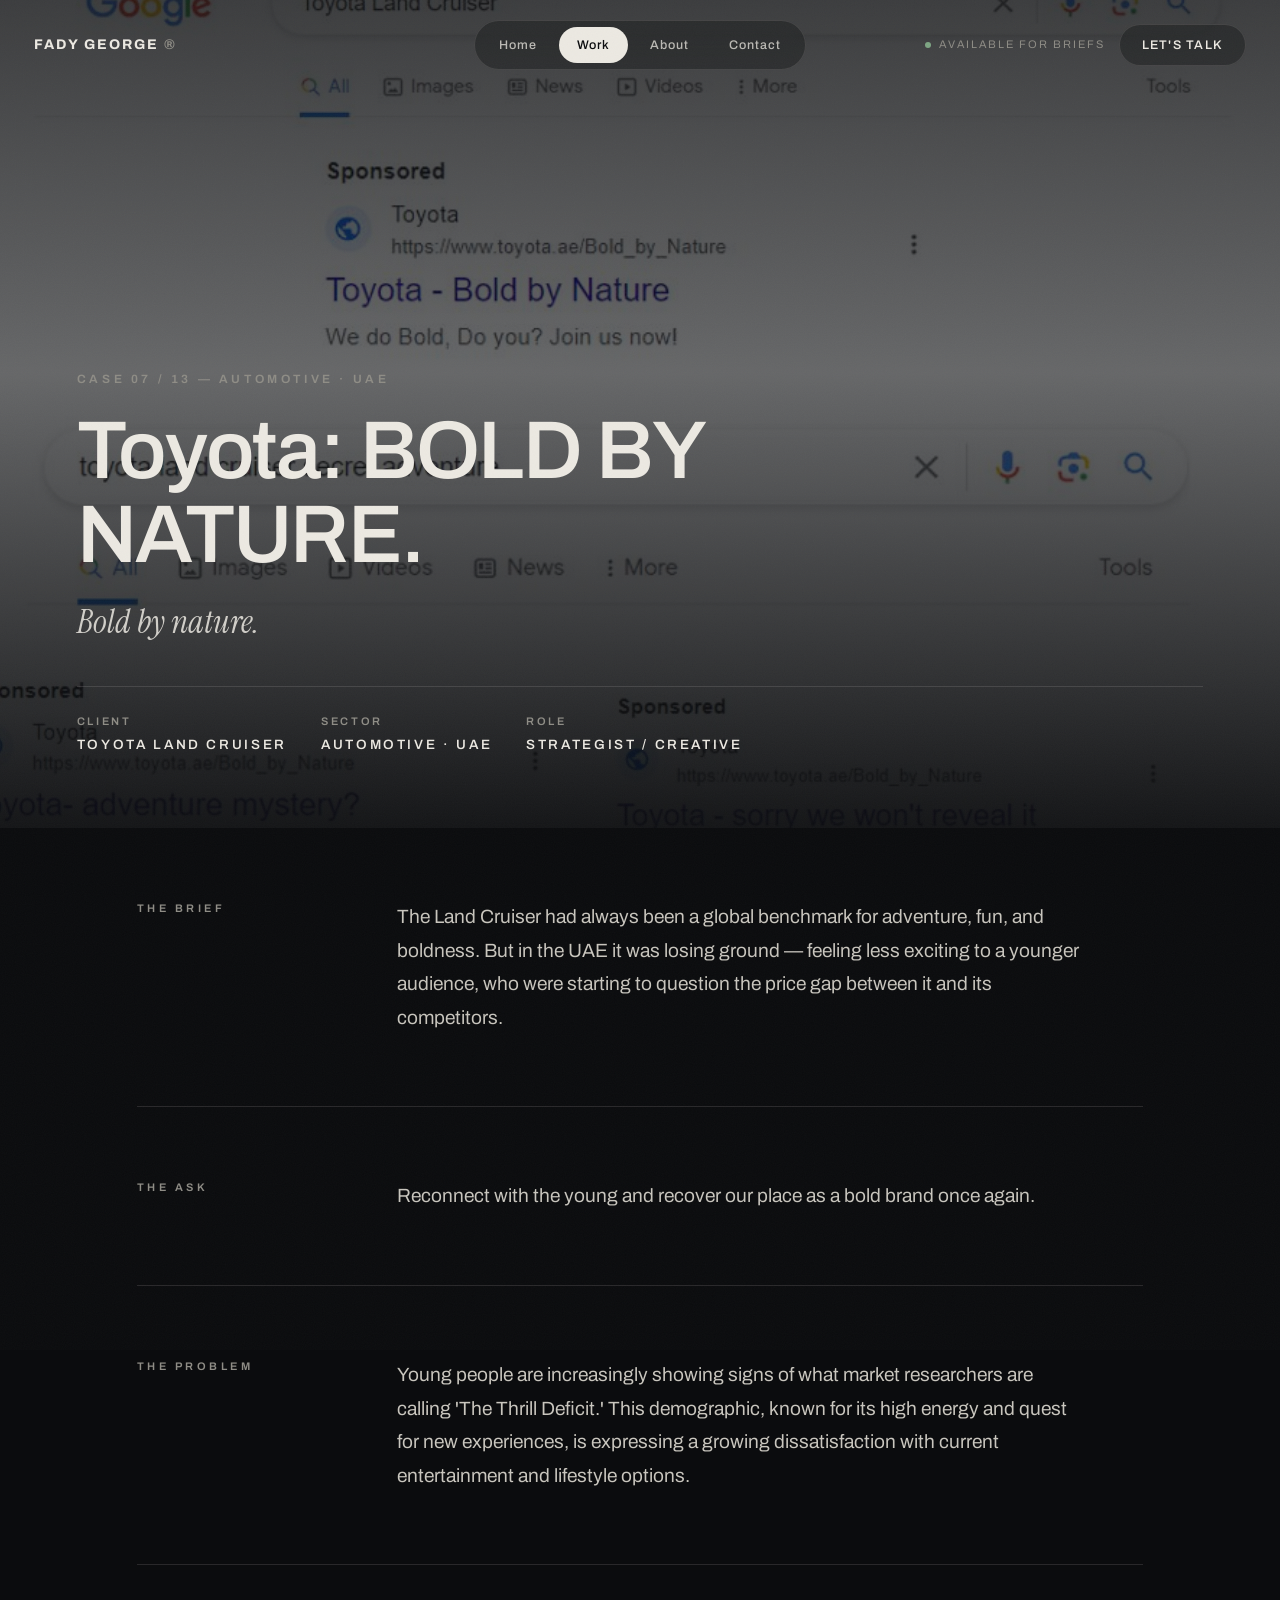
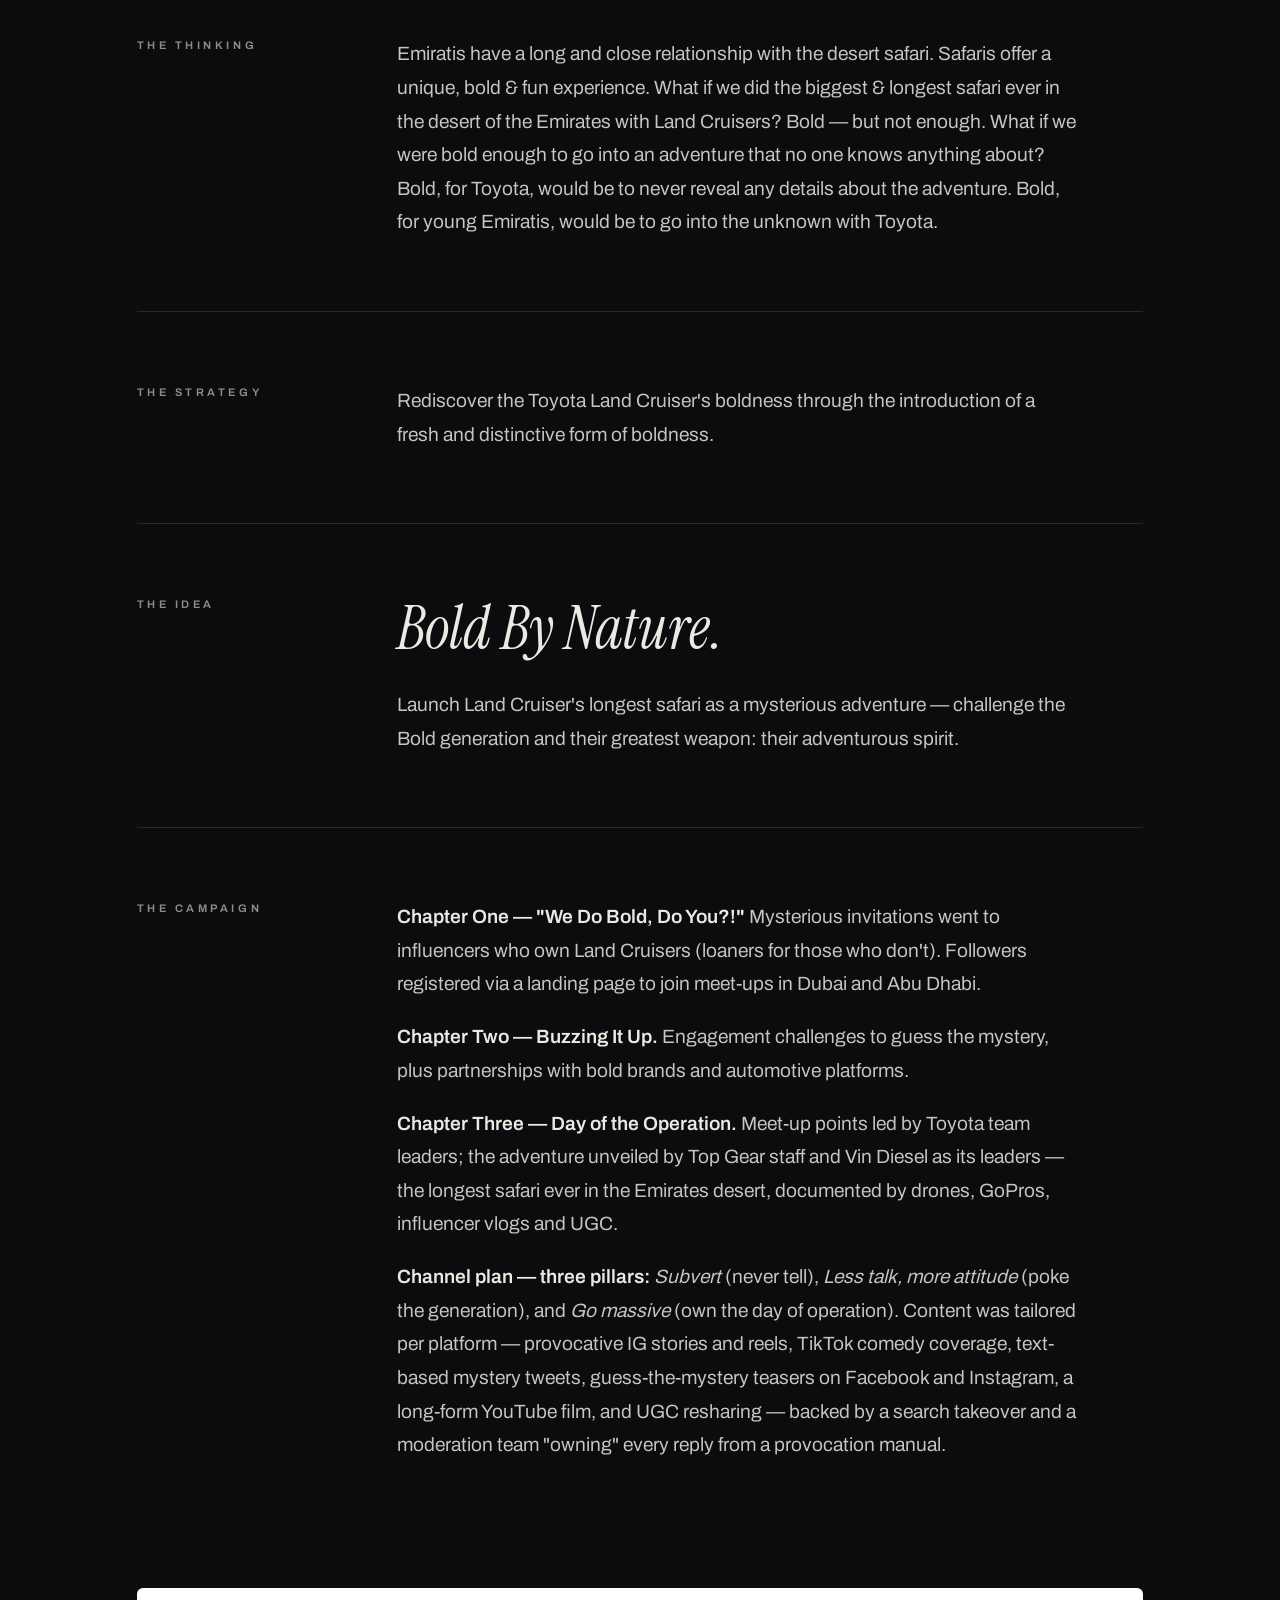
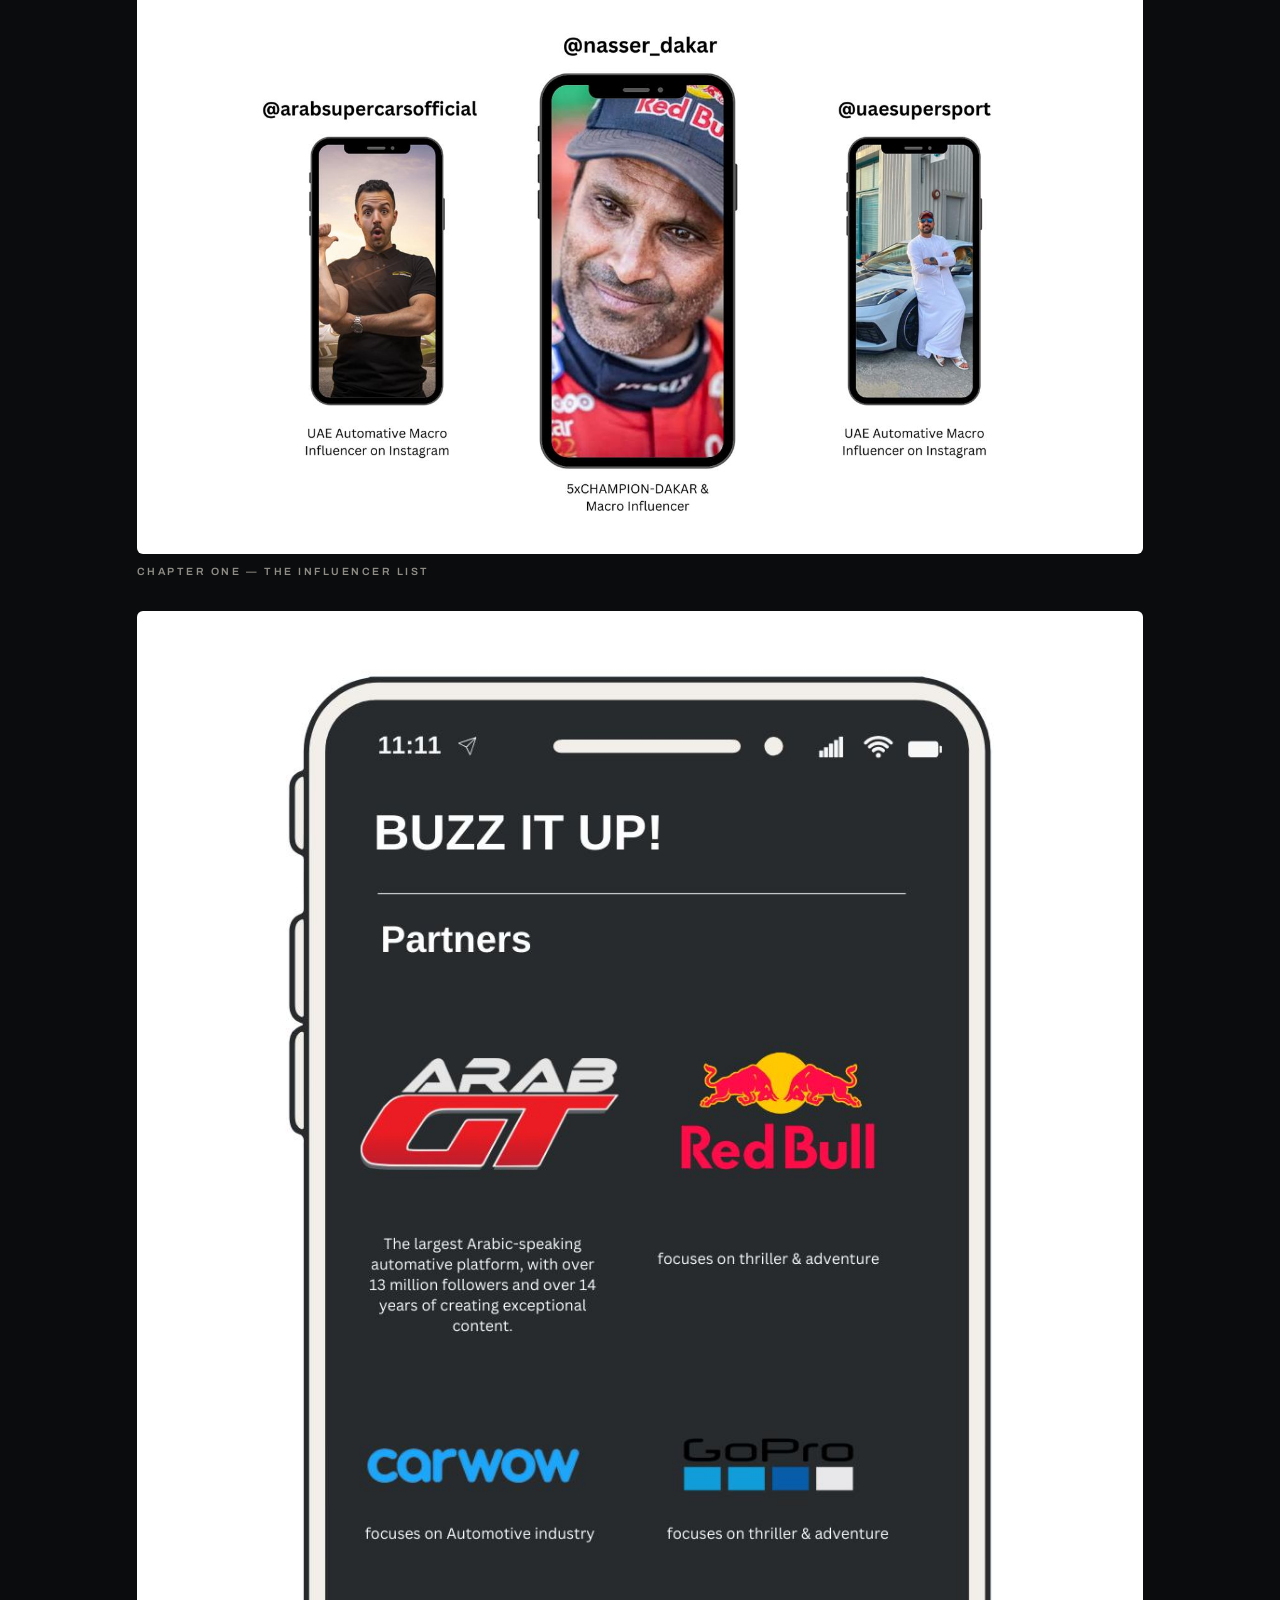
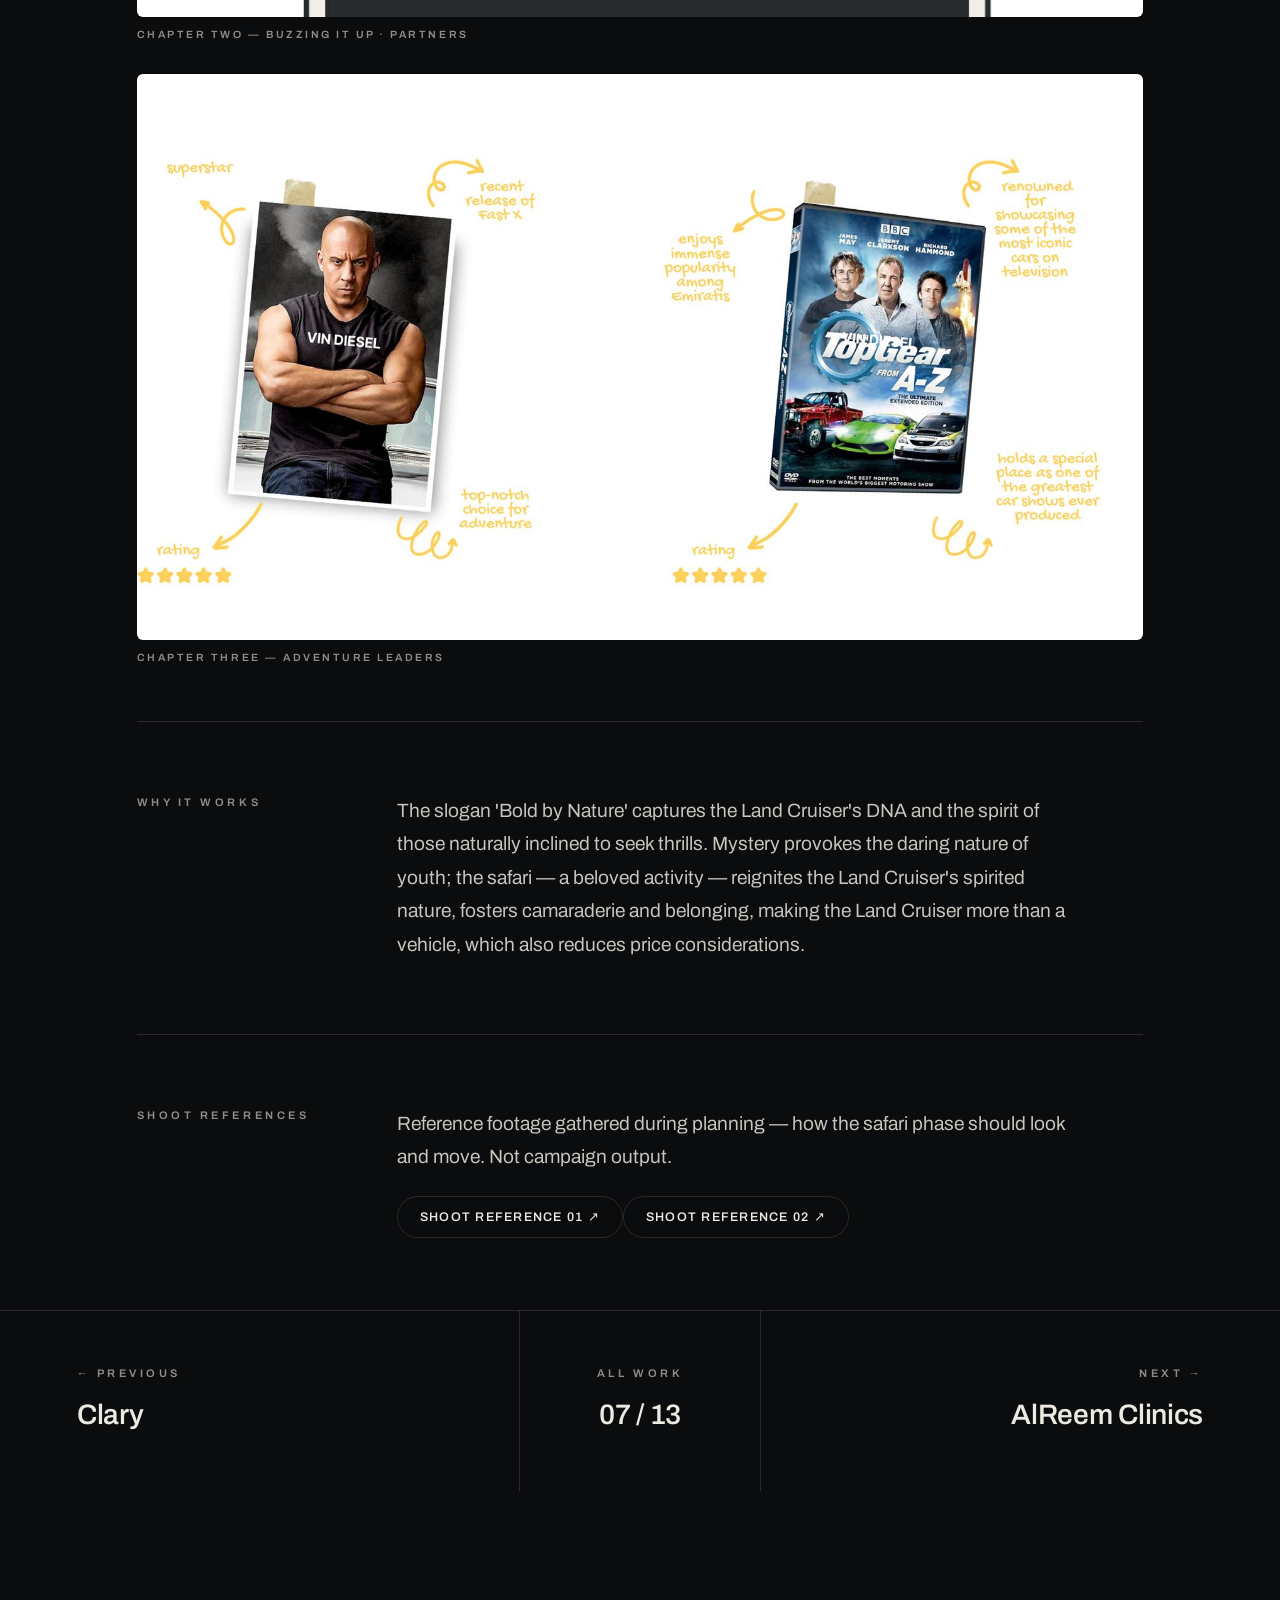
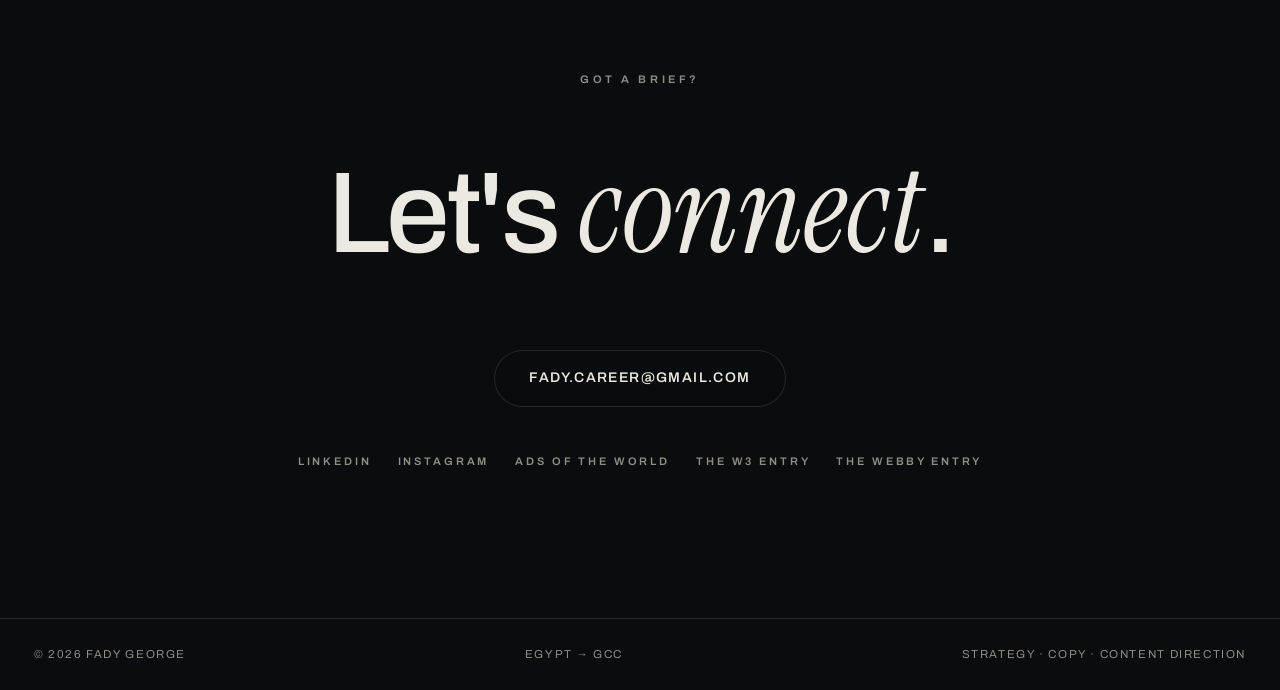
<file: work/toyota-bold-by-nature/index.html>
<!doctype html>
<html lang="en">
<head>
<meta charset="utf-8">
<meta name="viewport" content="width=device-width, initial-scale=1">
<title>Toyota: BOLD BY NATURE. — Fady George</title>
<meta name="description" content="Toyota Land Cruiser case study by Fady George — Automotive · UAE.">
<meta property="og:title" content="Toyota: BOLD BY NATURE. — Fady George">
<meta property="og:description" content="Toyota Land Cruiser case study by Fady George — Automotive · UAE.">
<link rel="canonical" href="https://fadystudio.github.io/work/toyota-bold-by-nature/">
<meta name="author" content="Fady George">
<meta name="theme-color" content="#0b0c0e">
<meta property="og:url" content="https://fadystudio.github.io/work/toyota-bold-by-nature/">
<meta property="og:type" content="article">
<meta property="og:site_name" content="Fady George">
<meta property="og:image" content="https://fadystudio.github.io/assets/toyota-bold-by-nature/img-05.jpg">
<meta property="og:image:alt" content="Toyota Land Cruiser case study by Fady George — Automotive · UAE.">
<meta name="twitter:card" content="summary_large_image">
<meta name="twitter:title" content="Toyota: BOLD BY NATURE. — Fady George">
<meta name="twitter:description" content="Toyota Land Cruiser case study by Fady George — Automotive · UAE.">
<meta name="twitter:image" content="https://fadystudio.github.io/assets/toyota-bold-by-nature/img-05.jpg">
<link rel="icon" href="data:image/svg+xml,%3Csvg xmlns='http://www.w3.org/2000/svg' viewBox='0 0 32 32'%3E%3Crect width='32' height='32' rx='7' fill='%230b0c0e'/%3E%3Ctext x='16' y='22' font-family='Arial' font-size='16' font-weight='800' fill='%23ece9e2' text-anchor='middle'%3EFG%3C/text%3E%3C/svg%3E">
<link rel="stylesheet" href="../../styles.css">
</head>
<body>
<header class="site">
  <a class="wordmark" href="../../index.html">Fady George<span> ®</span></a>
  <nav class="pill" aria-label="Main"><a href="../../index.html">Home</a><a class="on" href="../../index.html#work">Work</a><a href="../../index.html#about">About</a><a href="../../index.html#contact">Contact</a></nav>
  <div class="head-right">
    <span class="avail">Available for briefs</span>
    <a class="btn" href="mailto:fady.career@gmail.com">Let's talk</a>
  </div>
</header>

<section class="case-hero">
  <img class="row-bg" src="../../assets/toyota-bold-by-nature/img-05.jpg" alt="">
  <div class="case-hero-in">
    <div class="kicker">Case 07 / 13 — Automotive · UAE</div>
    <h1>Toyota: BOLD BY NATURE.</h1>
    <div class="idea">Bold by nature.</div>
    <div class="case-meta"><div>Client<b>Toyota Land Cruiser</b></div><div>Sector<b>Automotive · UAE</b></div><div>Role<b>Strategist / Creative</b></div></div>
  </div>
</section>
<main class="case-body">
<div class="chap"><div class="label">The Brief</div><div><p>The Land Cruiser had always been a global benchmark for adventure, fun, and boldness. But in the UAE it was losing ground — feeling less exciting to a younger audience, who were starting to question the price gap between it and its competitors.</p></div></div>
<div class="chap"><div class="label">The Ask</div><div><p>Reconnect with the young and recover our place as a bold brand once again.</p></div></div>
<div class="chap"><div class="label">The Problem</div><div><p>Young people are increasingly showing signs of what market researchers are calling 'The Thrill Deficit.' This demographic, known for its high energy and quest for new experiences, is expressing a growing dissatisfaction with current entertainment and lifestyle options.</p></div></div>
<div class="chap"><div class="label">The Thinking</div><div><p>Emiratis have a long and close relationship with the desert safari. Safaris offer a unique, bold & fun experience. What if we did the biggest & longest safari ever in the desert of the Emirates with Land Cruisers? Bold — but not enough. What if we were bold enough to go into an adventure that no one knows anything about? Bold, for Toyota, would be to never reveal any details about the adventure. Bold, for young Emiratis, would be to go into the unknown with Toyota.</p></div></div>
<div class="chap"><div class="label">The Strategy</div><div><p>Rediscover the Toyota Land Cruiser's boldness through the introduction of a fresh and distinctive form of boldness.</p></div></div>
<div class="chap"><div class="label">The Idea</div><div>
        <div class="idea-display">Bold By Nature.</div>
        <p style="margin-top:26px">Launch Land Cruiser's longest safari as a mysterious adventure — challenge the Bold generation and their greatest weapon: their adventurous spirit.</p>
      </div></div>
<div class="chap"><div class="label">The Campaign</div><div>
        <p><strong>Chapter One — "We Do Bold, Do You?!"</strong> Mysterious invitations went to influencers who own Land Cruisers (loaners for those who don't). Followers registered via a landing page to join meet-ups in Dubai and Abu Dhabi.</p>
        <p><strong>Chapter Two — Buzzing It Up.</strong> Engagement challenges to guess the mystery, plus partnerships with bold brands and automotive platforms.</p>
        <p><strong>Chapter Three — Day of the Operation.</strong> Meet-up points led by Toyota team leaders; the adventure unveiled by Top Gear staff and Vin Diesel as its leaders — the longest safari ever in the Emirates desert, documented by drones, GoPros, influencer vlogs and UGC.</p>
        <p><strong>Channel plan — three pillars:</strong> <em>Subvert</em> (never tell), <em>Less talk, more attitude</em> (poke the generation), and <em>Go massive</em> (own the day of operation). Content was tailored per platform — provocative IG stories and reels, TikTok comedy coverage, text-based mystery tweets, guess-the-mystery teasers on Facebook and Instagram, a long-form YouTube film, and UGC resharing — backed by a search takeover and a moderation team "owning" every reply from a provocation manual.</p>
      </div></div>
<div class="plates">
<figure><img src="../../assets/toyota-bold-by-nature/img-02.jpg" alt="Toyota Bold by Nature — the influencer list of UAE automotive macro-influencers" loading="lazy"><figcaption>Chapter One — The Influencer List</figcaption></figure>
<figure><img src="../../assets/toyota-bold-by-nature/img-03.jpg" alt="Toyota Bold by Nature — Buzz It Up partner brands" loading="lazy"><figcaption>Chapter Two — Buzzing It Up · Partners</figcaption></figure>
<figure><img src="../../assets/toyota-bold-by-nature/img-04.jpg" alt="Toyota Bold by Nature — adventure leaders Vin Diesel and Top Gear" loading="lazy"><figcaption>Chapter Three — Adventure Leaders</figcaption></figure>
</div>
<div class="chap"><div class="label">Why It Works</div><div><p>The slogan 'Bold by Nature' captures the Land Cruiser's DNA and the spirit of those naturally inclined to seek thrills. Mystery provokes the daring nature of youth; the safari — a beloved activity — reignites the Land Cruiser's spirited nature, fosters camaraderie and belonging, making the Land Cruiser more than a vehicle, which also reduces price considerations.</p></div></div>
<div class="chap"><div class="label">Shoot References</div><div><p>Reference footage gathered during planning — how the safari phase should look and move. Not campaign output.</p><div class="linkrow" style="justify-content:flex-start; margin-top:22px"><a class="btn" href="https://www.youtube.com/watch?v=vlD083kojB4" target="_blank" rel="noreferrer">Shoot reference 01 ↗</a><a class="btn" href="https://www.youtube.com/watch?v=NXUTx5iD_QA" target="_blank" rel="noreferrer">Shoot reference 02 ↗</a></div></div></div>
</main>

<nav class="case-nav">
  <a href="../clary-el-egaba-clary/index.html"><span class="label">← Previous</span><b>Clary</b></a>
  <a class="all" href="../../index.html#work"><span class="label">All work</span><b>07 / 13</b></a>
  <a class="next" href="../alreem-clinics/index.html"><span class="label">Next →</span><b>AlReem Clinics</b></a>
</nav>
<section class="contact" id="contact">
  <div class="label">Got a brief?</div>
  <h2>Let's <em class="acc">connect</em>.</h2>
  <a class="btn big" href="mailto:fady.career@gmail.com">fady.career@gmail.com</a>
  <div class="socials">
    <a href="https://www.linkedin.com/in/fadygeorge79/" target="_blank" rel="noreferrer">LinkedIn</a>
    <a href="https://www.instagram.com/_fadygeorge/" target="_blank" rel="noreferrer">Instagram</a>
    <a href="https://www.adsoftheworld.com/users/fady-george" target="_blank" rel="noreferrer">Ads of the World</a>
    <a href="https://www.w3award.com/winners/gallery/?event=1101&amp;award=2&amp;type=21&amp;pg=2&amp;id=398552" target="_blank" rel="noreferrer">The W3 Entry</a>
    <a href="https://winners.webbyawards.com/2026/social/social-campaigns/food-drink/380576/rotana--naturally-gets-us" target="_blank" rel="noreferrer">The Webby Entry</a>
  </div>
</section>
<footer class="site">
  <span>© 2026 Fady George</span>
  <span>Egypt → GCC</span>
  <span>Strategy · Copy · Content Direction</span>
</footer>
<script src="../../main.js"></script>
</body>
</html>
</file>
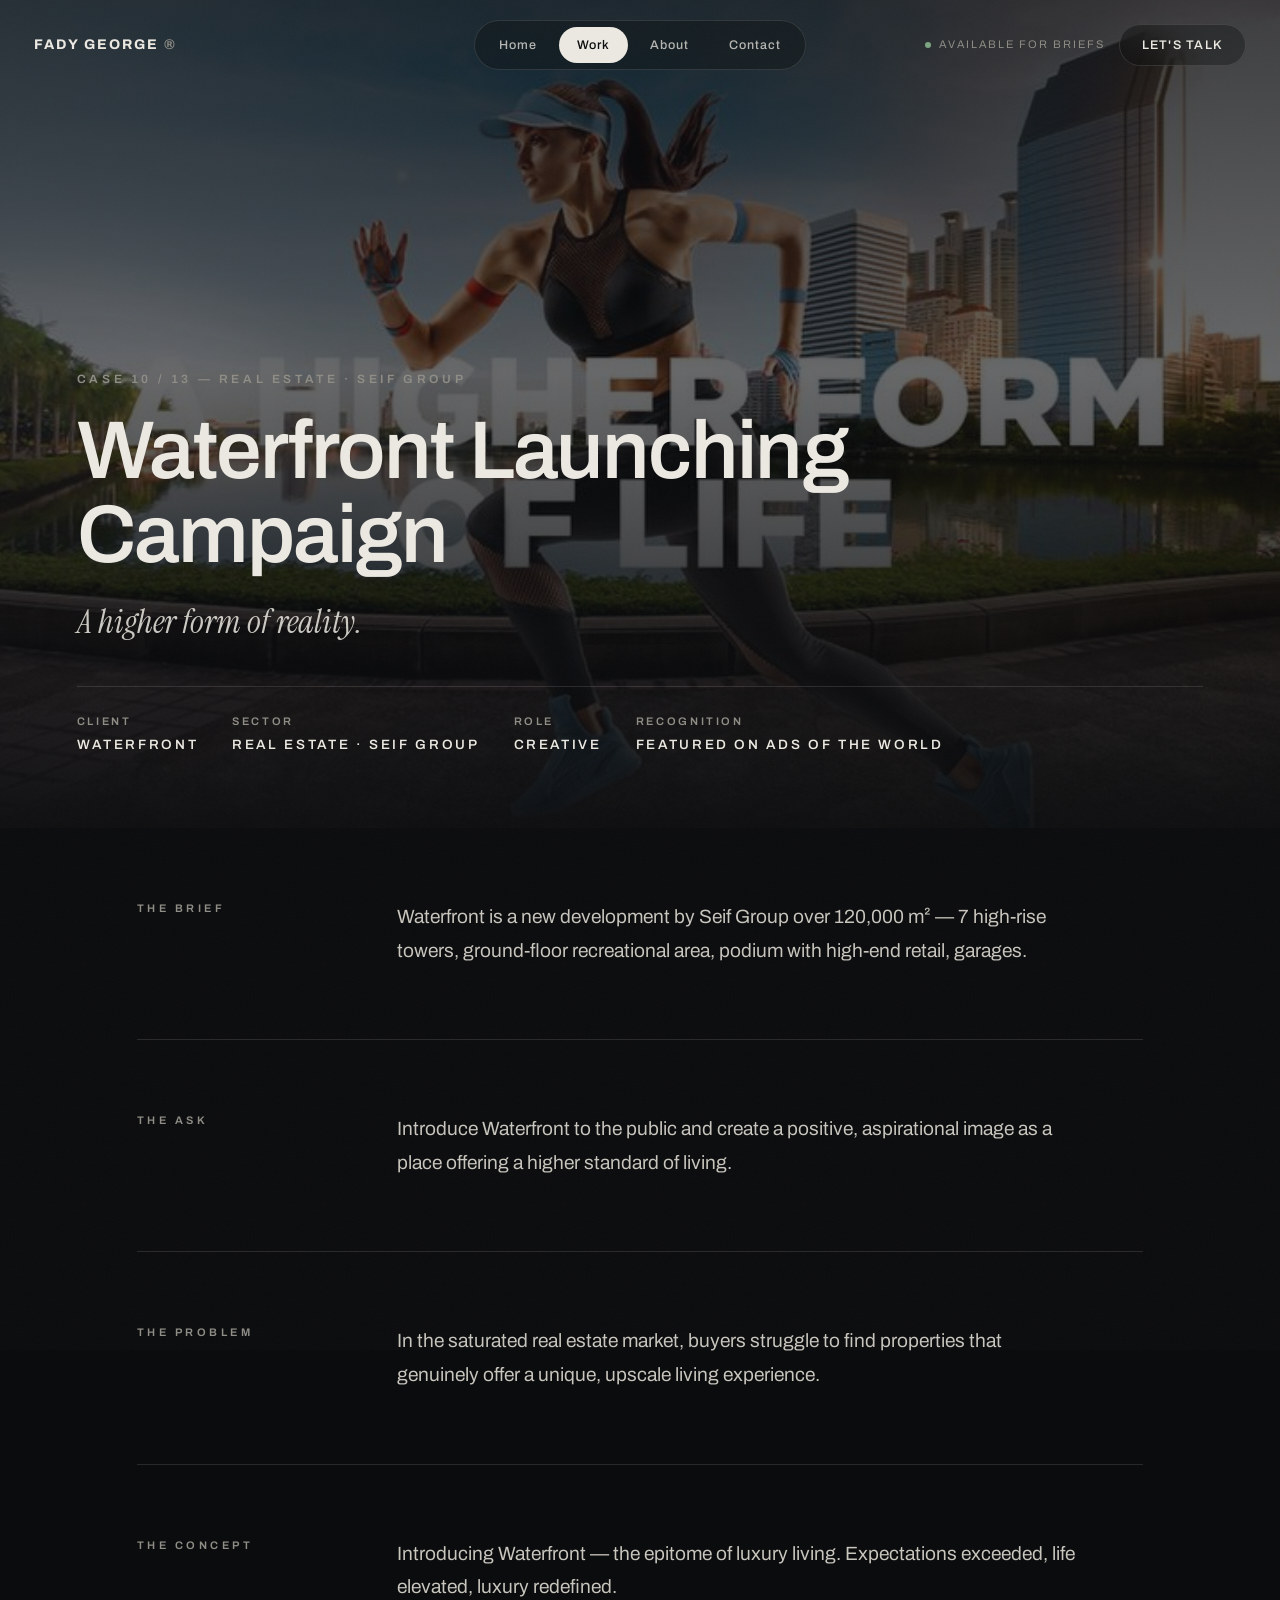
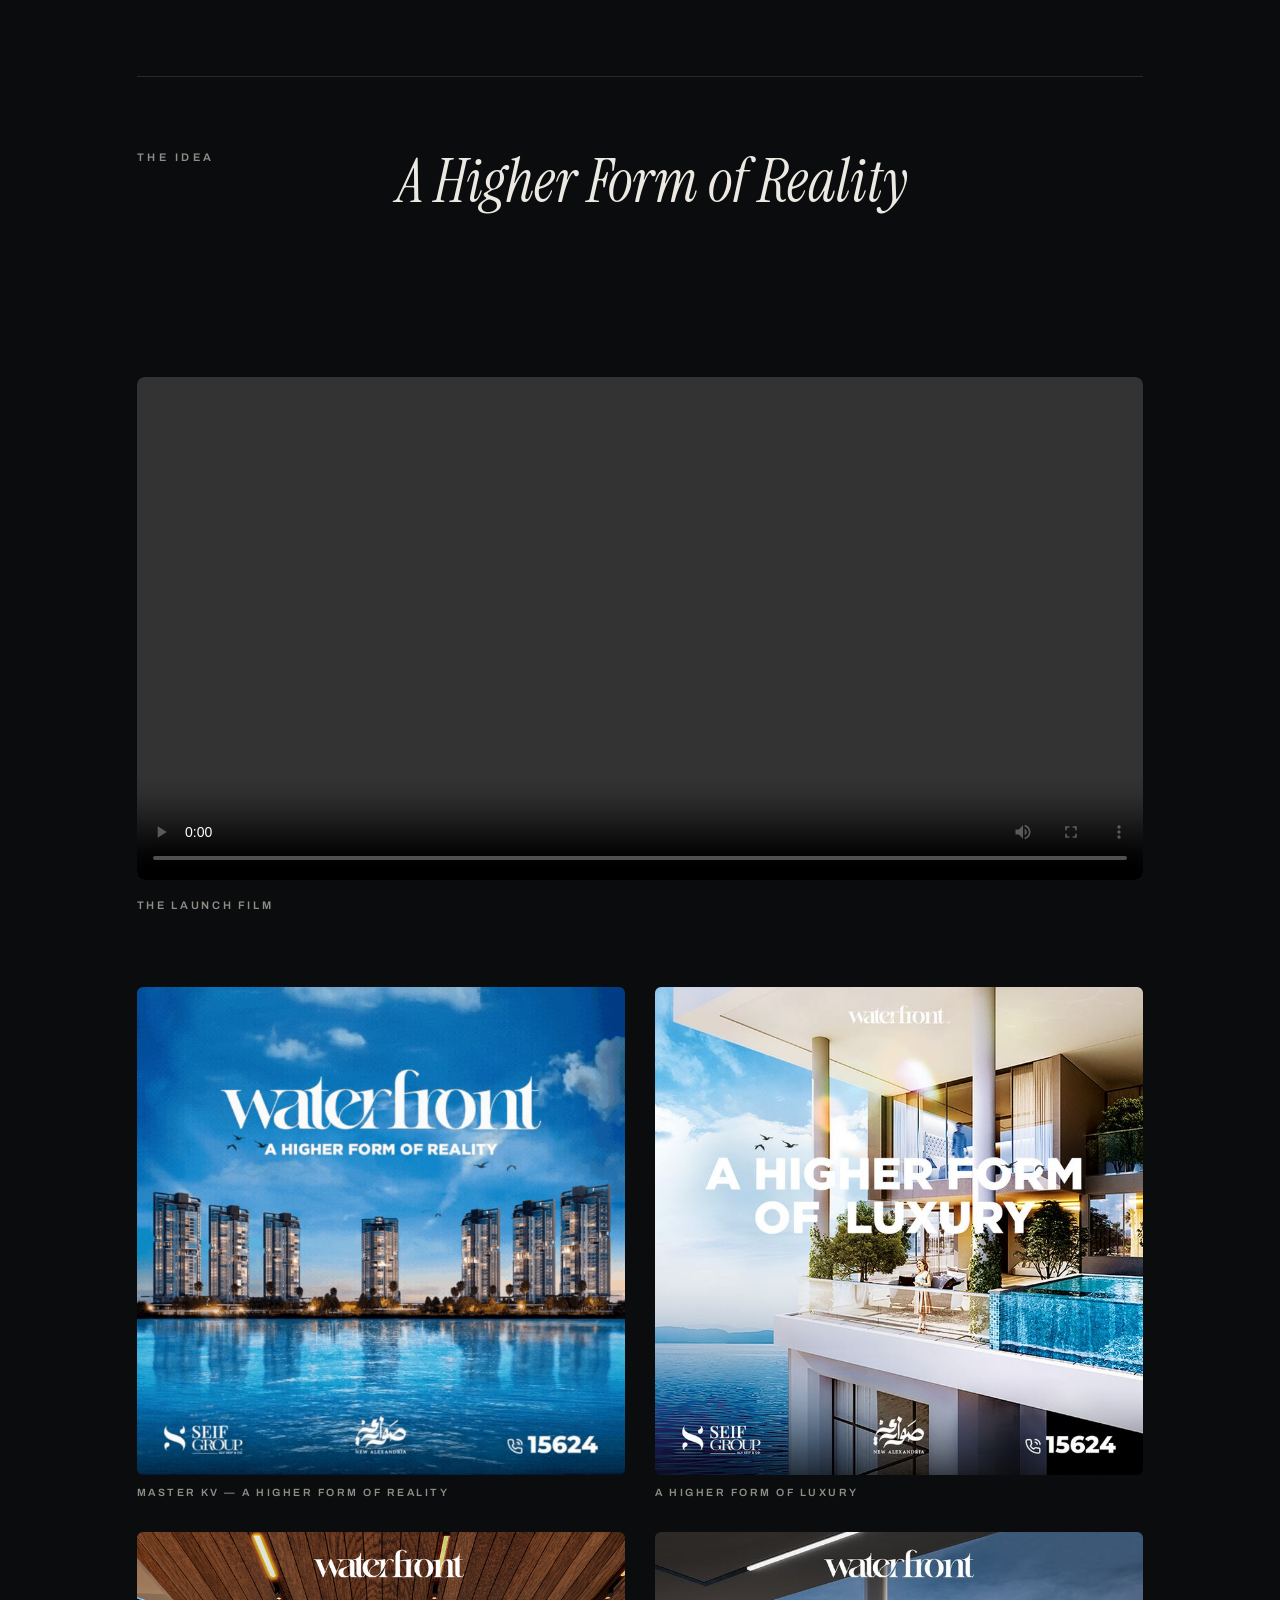
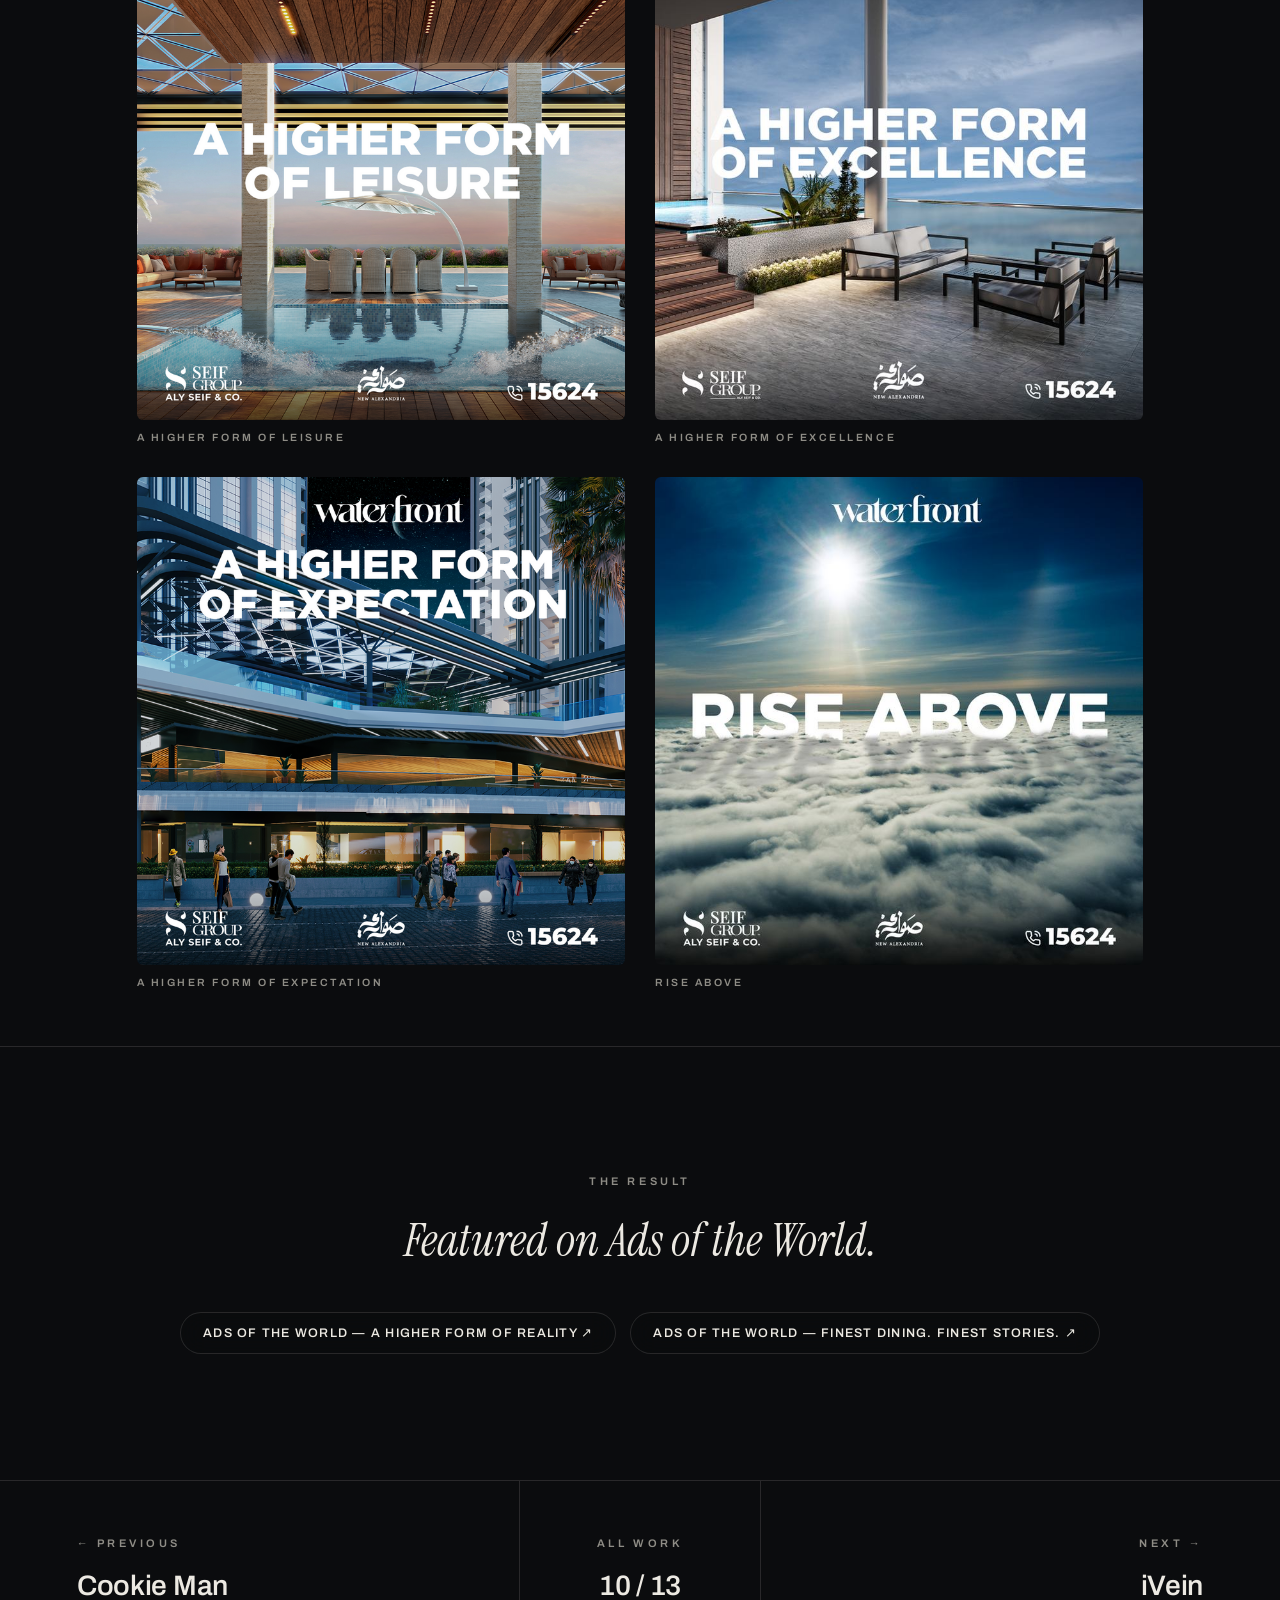
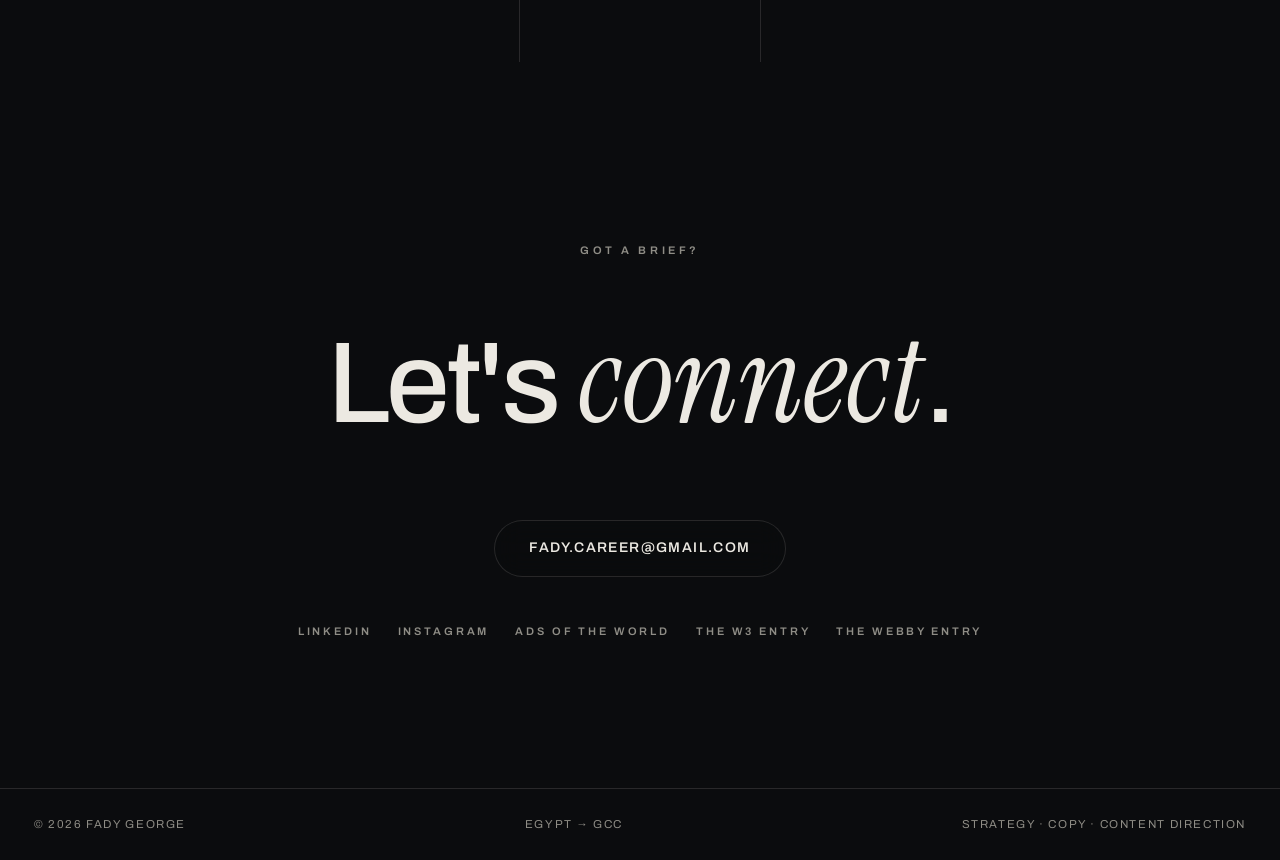
<file: work/waterfront-launching/index.html>
<!doctype html>
<html lang="en">
<head>
<meta charset="utf-8">
<meta name="viewport" content="width=device-width, initial-scale=1">
<title>Waterfront Launching Campaign — Fady George</title>
<meta name="description" content="Waterfront case study by Fady George — Real Estate · Seif Group.">
<meta property="og:title" content="Waterfront Launching Campaign — Fady George">
<meta property="og:description" content="Waterfront case study by Fady George — Real Estate · Seif Group.">
<link rel="canonical" href="https://fadystudio.github.io/work/waterfront-launching/">
<meta name="author" content="Fady George">
<meta name="theme-color" content="#0b0c0e">
<meta property="og:url" content="https://fadystudio.github.io/work/waterfront-launching/">
<meta property="og:type" content="article">
<meta property="og:site_name" content="Fady George">
<meta property="og:image" content="https://fadystudio.github.io/assets/waterfront-launching/img-03.jpg">
<meta property="og:image:alt" content="Waterfront case study by Fady George — Real Estate · Seif Group.">
<meta name="twitter:card" content="summary_large_image">
<meta name="twitter:title" content="Waterfront Launching Campaign — Fady George">
<meta name="twitter:description" content="Waterfront case study by Fady George — Real Estate · Seif Group.">
<meta name="twitter:image" content="https://fadystudio.github.io/assets/waterfront-launching/img-03.jpg">
<link rel="icon" href="data:image/svg+xml,%3Csvg xmlns='http://www.w3.org/2000/svg' viewBox='0 0 32 32'%3E%3Crect width='32' height='32' rx='7' fill='%230b0c0e'/%3E%3Ctext x='16' y='22' font-family='Arial' font-size='16' font-weight='800' fill='%23ece9e2' text-anchor='middle'%3EFG%3C/text%3E%3C/svg%3E">
<link rel="stylesheet" href="../../styles.css">
</head>
<body>
<header class="site">
  <a class="wordmark" href="../../index.html">Fady George<span> ®</span></a>
  <nav class="pill" aria-label="Main"><a href="../../index.html">Home</a><a class="on" href="../../index.html#work">Work</a><a href="../../index.html#about">About</a><a href="../../index.html#contact">Contact</a></nav>
  <div class="head-right">
    <span class="avail">Available for briefs</span>
    <a class="btn" href="mailto:fady.career@gmail.com">Let's talk</a>
  </div>
</header>

<section class="case-hero">
  <img class="row-bg" src="../../assets/waterfront-launching/img-03.jpg" alt="">
  <div class="case-hero-in">
    <div class="kicker">Case 10 / 13 — Real Estate · Seif Group</div>
    <h1>Waterfront Launching Campaign</h1>
    <div class="idea">A higher form of reality.</div>
    <div class="case-meta"><div>Client<b>Waterfront</b></div><div>Sector<b>Real Estate · Seif Group</b></div><div>Role<b>Creative</b></div><div>Recognition<b>Featured on Ads of the World</b></div></div>
  </div>
</section>
<main class="case-body">
<div class="chap"><div class="label">The Brief</div><div><p>Waterfront is a new development by Seif Group over 120,000 m² — 7 high-rise towers, ground-floor recreational area, podium with high-end retail, garages.</p></div></div>
<div class="chap"><div class="label">The Ask</div><div><p>Introduce Waterfront to the public and create a positive, aspirational image as a place offering a higher standard of living.</p></div></div>
<div class="chap"><div class="label">The Problem</div><div><p>In the saturated real estate market, buyers struggle to find properties that genuinely offer a unique, upscale living experience.</p></div></div>
<div class="chap"><div class="label">The Concept</div><div><p>Introducing Waterfront — the epitome of luxury living. Expectations exceeded, life elevated, luxury redefined.</p></div></div>
<div class="chap"><div class="label">The Idea</div><div>
        <div class="idea-display">A Higher Form of Reality</div>
        
      </div></div>

<div class="films"><figure><video controls preload="metadata" playsinline src="../../assets/waterfront-launching/video-01-720p.mp4"></video><figcaption>The Launch Film</figcaption></figure></div>
<div class="plates grid2">
<figure><img src="../../assets/waterfront-launching/img-02.gif" alt="Animated Waterfront key visual — seven towers on the water" loading="lazy"><figcaption>Master KV — A Higher Form of Reality</figcaption></figure>
<figure><img src="../../assets/waterfront-launching/img-04.jpg" alt="Waterfront rooftop residence key visual" loading="lazy"><figcaption>A Higher Form of Luxury</figcaption></figure>
<figure><img src="../../assets/waterfront-launching/img-05.webp" alt="Waterfront poolside leisure key visual" loading="lazy"><figcaption>A Higher Form of Leisure</figcaption></figure>
<figure><img src="../../assets/waterfront-launching/img-06.jpg" alt="Waterfront terrace lounge key visual" loading="lazy"><figcaption>A Higher Form of Excellence</figcaption></figure>
<figure><img src="../../assets/waterfront-launching/img-07.webp" alt="Waterfront retail podium key visual" loading="lazy"><figcaption>A Higher Form of Expectation</figcaption></figure>
<figure><img src="../../assets/waterfront-launching/img-08.jpg" alt="Above-the-clouds sky key visual" loading="lazy"><figcaption>Rise Above</figcaption></figure>
</div>

</main>
<section class="result-block"><div class="label">The Result</div><p>Featured on Ads of the World.</p><div class="linkrow"><a class="btn" href="https://www.adsoftheworld.com/campaigns/a-higher-form-of-reality" target="_blank" rel="noreferrer">Ads of the World — A Higher Form of Reality ↗</a><a class="btn" href="https://www.adsoftheworld.com/campaigns/finest-dining-finest-stories" target="_blank" rel="noreferrer">Ads of the World — Finest Dining. Finest Stories. ↗</a></div></section>
<nav class="case-nav">
  <a href="../cookie-man-frafeet/index.html"><span class="label">← Previous</span><b>Cookie Man</b></a>
  <a class="all" href="../../index.html#work"><span class="label">All work</span><b>10 / 13</b></a>
  <a class="next" href="../ivein-10-years/index.html"><span class="label">Next →</span><b>iVein</b></a>
</nav>
<section class="contact" id="contact">
  <div class="label">Got a brief?</div>
  <h2>Let's <em class="acc">connect</em>.</h2>
  <a class="btn big" href="mailto:fady.career@gmail.com">fady.career@gmail.com</a>
  <div class="socials">
    <a href="https://www.linkedin.com/in/fadygeorge79/" target="_blank" rel="noreferrer">LinkedIn</a>
    <a href="https://www.instagram.com/_fadygeorge/" target="_blank" rel="noreferrer">Instagram</a>
    <a href="https://www.adsoftheworld.com/users/fady-george" target="_blank" rel="noreferrer">Ads of the World</a>
    <a href="https://www.w3award.com/winners/gallery/?event=1101&amp;award=2&amp;type=21&amp;pg=2&amp;id=398552" target="_blank" rel="noreferrer">The W3 Entry</a>
    <a href="https://winners.webbyawards.com/2026/social/social-campaigns/food-drink/380576/rotana--naturally-gets-us" target="_blank" rel="noreferrer">The Webby Entry</a>
  </div>
</section>
<footer class="site">
  <span>© 2026 Fady George</span>
  <span>Egypt → GCC</span>
  <span>Strategy · Copy · Content Direction</span>
</footer>
<script src="../../main.js"></script>
</body>
</html>
</file>
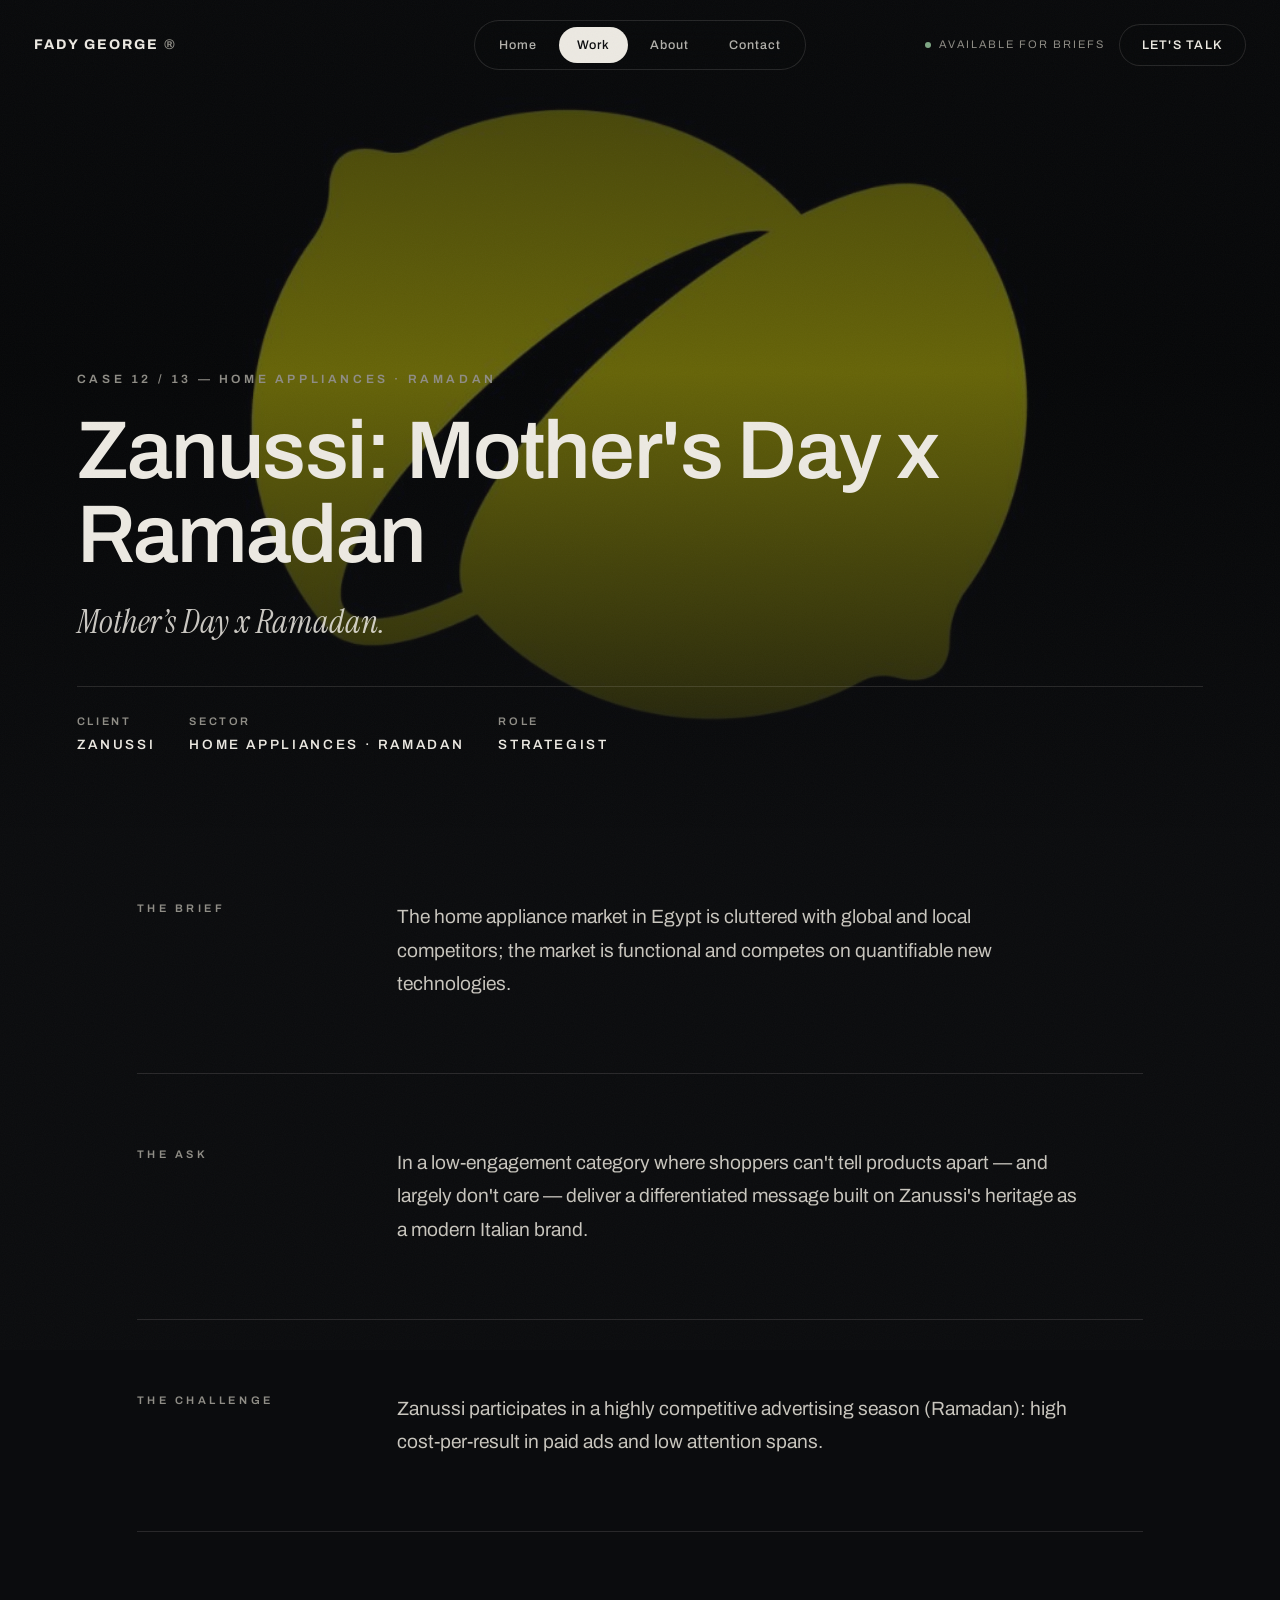
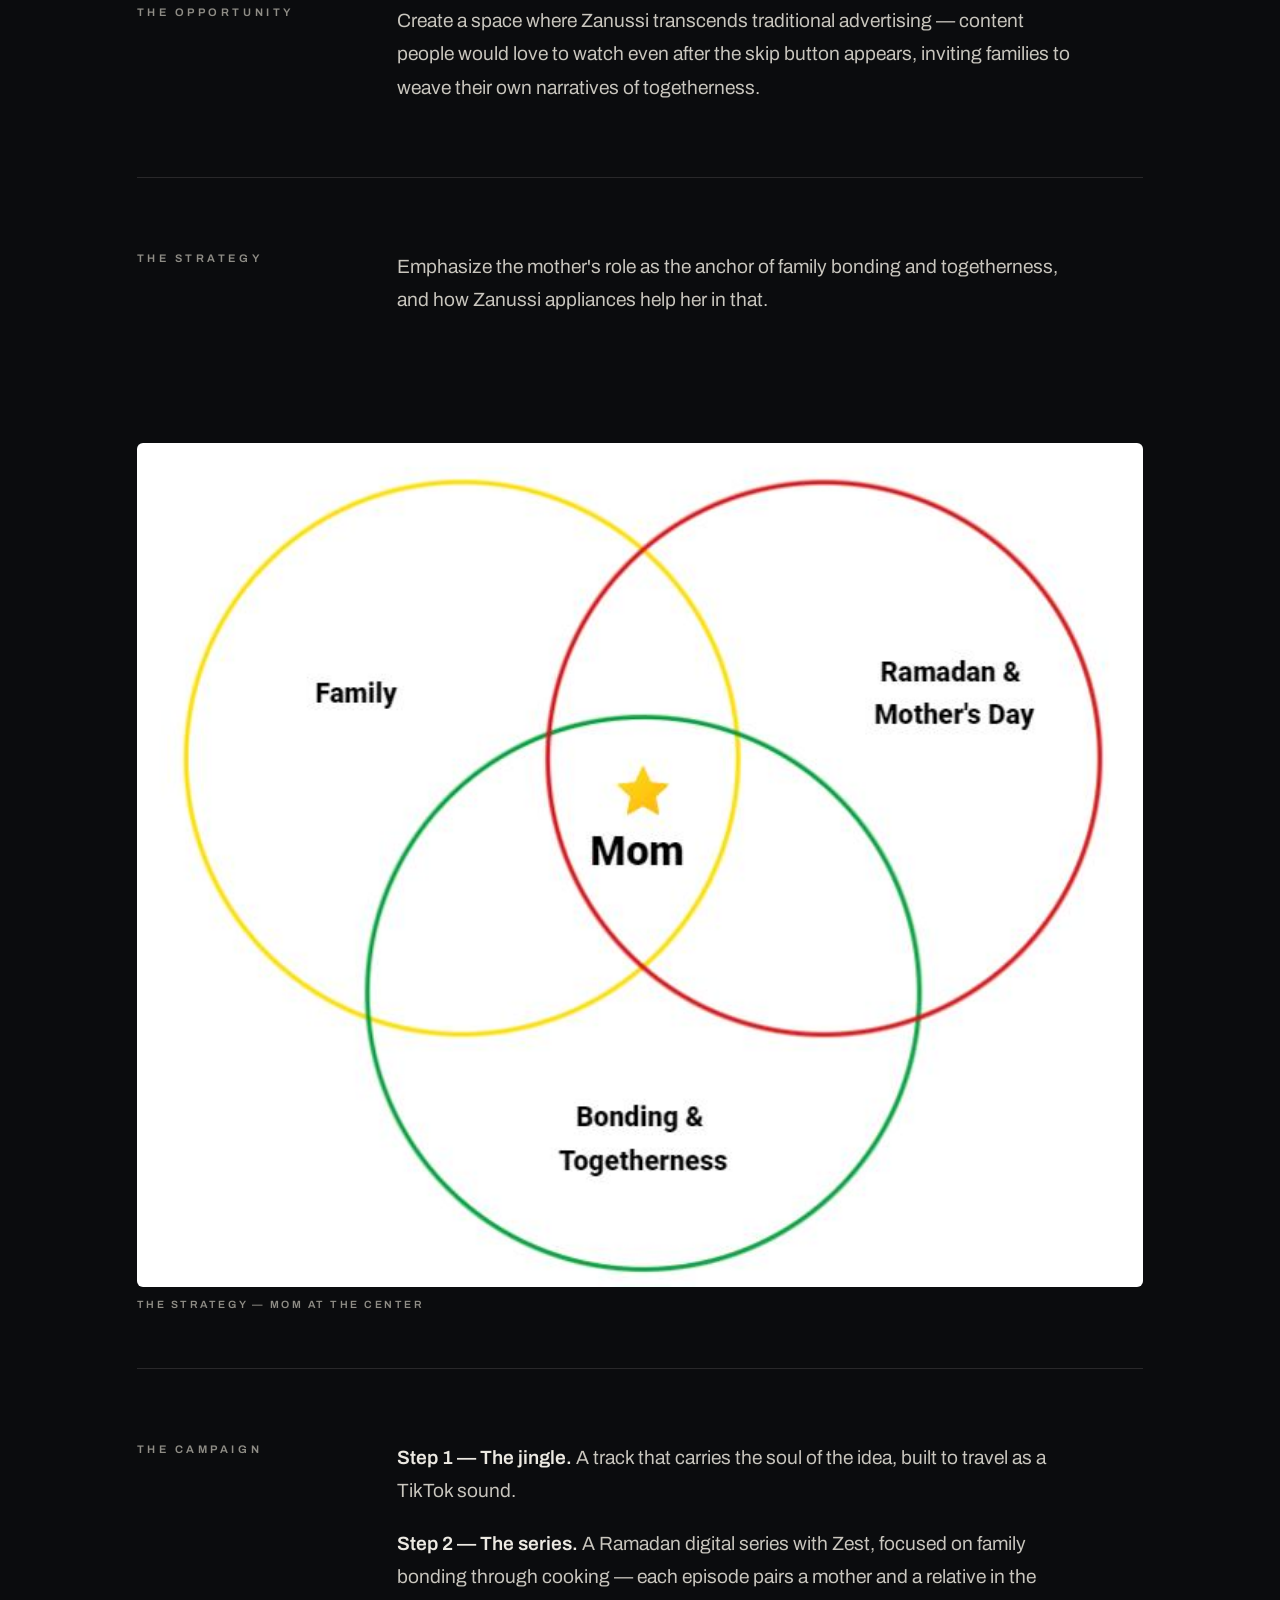
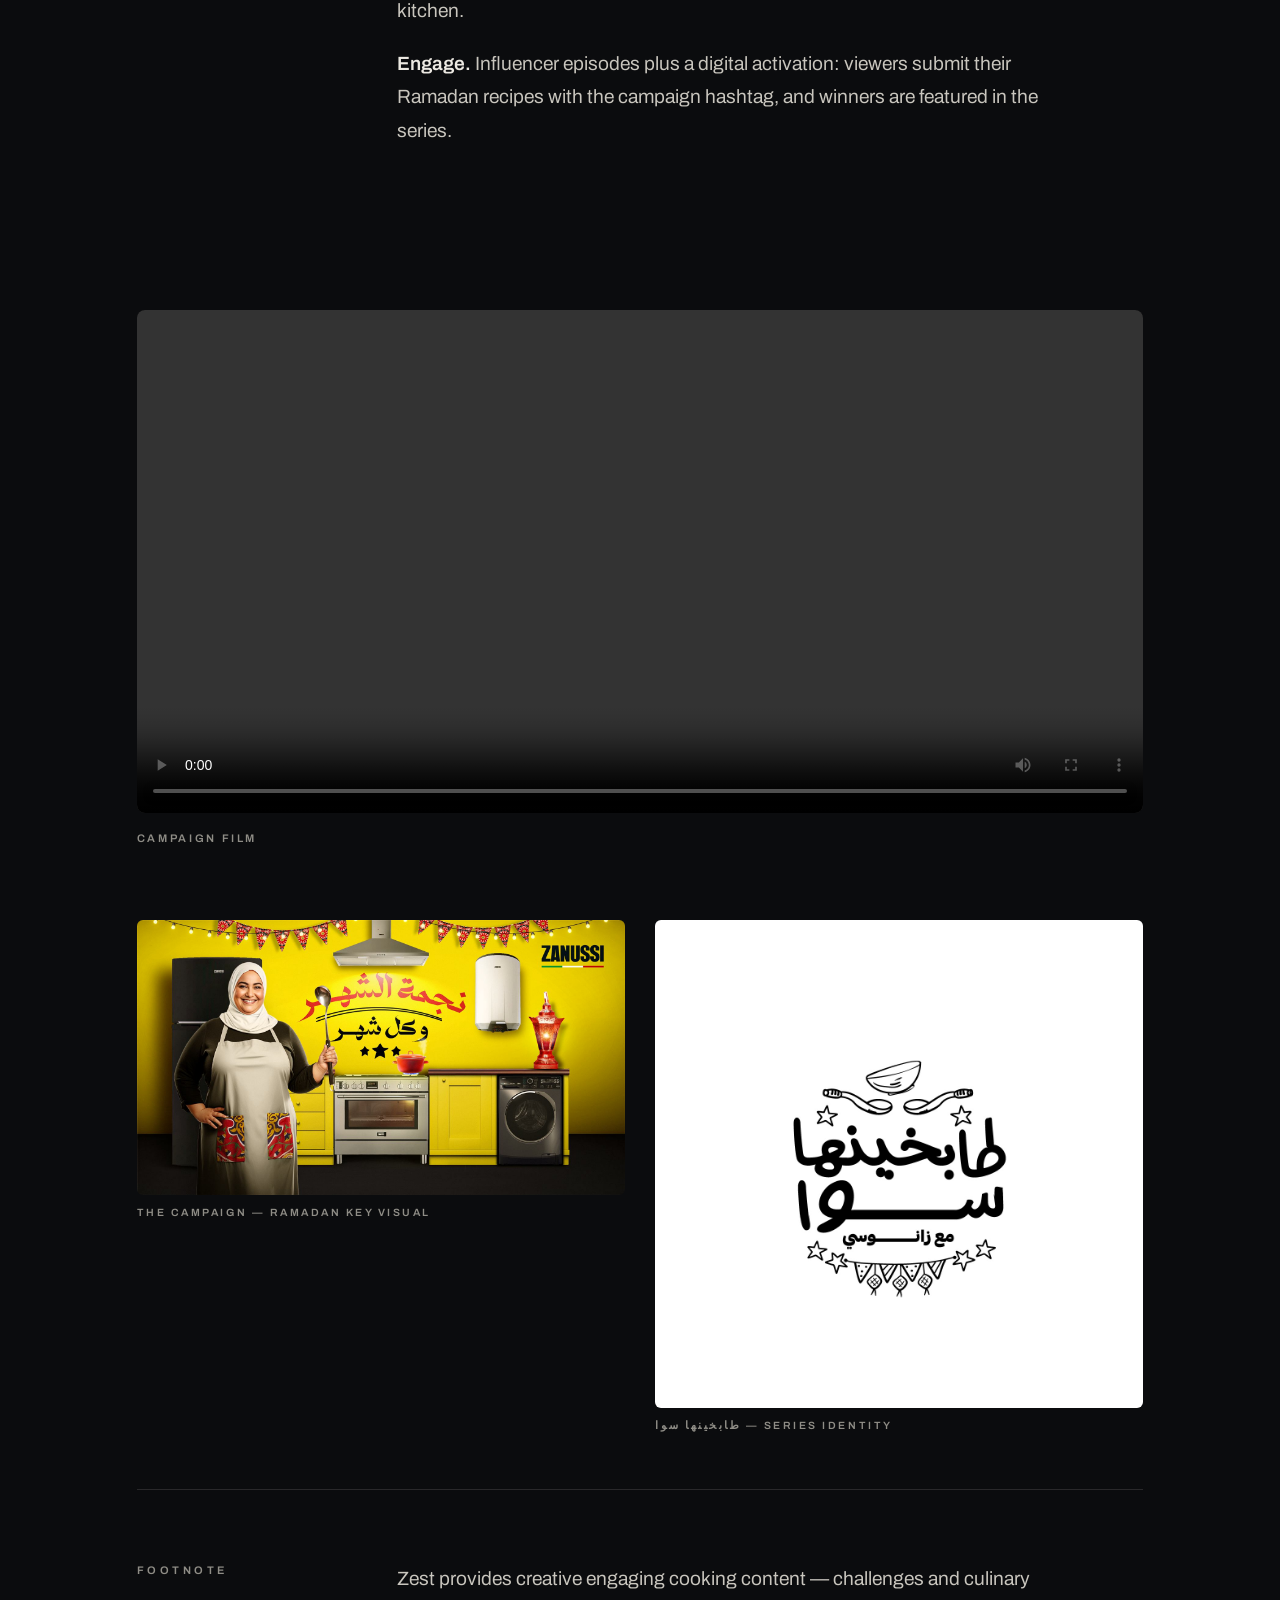
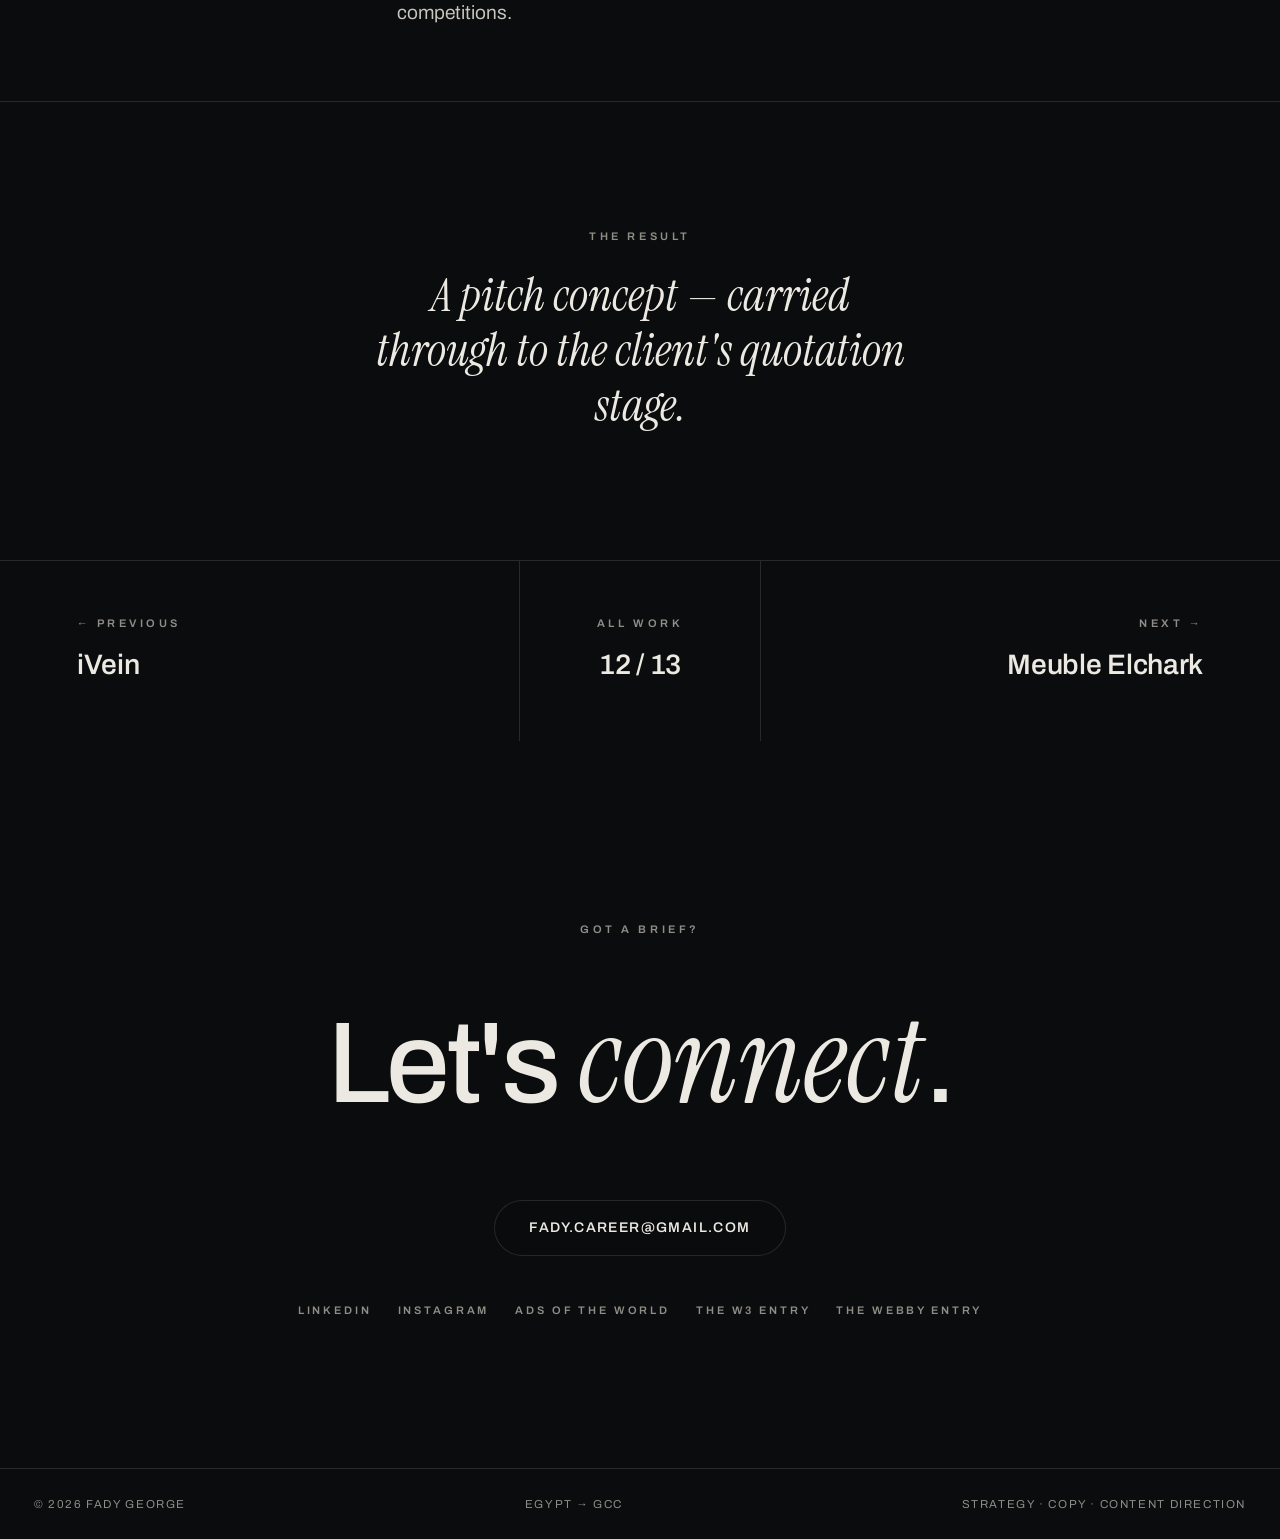
<file: work/zanussi-mothers-day-ramadan/index.html>
<!doctype html>
<html lang="en">
<head>
<meta charset="utf-8">
<meta name="viewport" content="width=device-width, initial-scale=1">
<title>Zanussi: Mother's Day x Ramadan — Fady George</title>
<meta name="description" content="Zanussi case study by Fady George — Home Appliances · Ramadan.">
<meta property="og:title" content="Zanussi: Mother's Day x Ramadan — Fady George">
<meta property="og:description" content="Zanussi case study by Fady George — Home Appliances · Ramadan.">
<link rel="canonical" href="https://fadystudio.github.io/work/zanussi-mothers-day-ramadan/">
<meta name="author" content="Fady George">
<meta name="theme-color" content="#0b0c0e">
<meta property="og:url" content="https://fadystudio.github.io/work/zanussi-mothers-day-ramadan/">
<meta property="og:type" content="article">
<meta property="og:site_name" content="Fady George">
<meta property="og:image" content="https://fadystudio.github.io/assets/zanussi-mothers-day-ramadan/img-05.jpg">
<meta property="og:image:alt" content="Zanussi case study by Fady George — Home Appliances · Ramadan.">
<meta name="twitter:card" content="summary_large_image">
<meta name="twitter:title" content="Zanussi: Mother's Day x Ramadan — Fady George">
<meta name="twitter:description" content="Zanussi case study by Fady George — Home Appliances · Ramadan.">
<meta name="twitter:image" content="https://fadystudio.github.io/assets/zanussi-mothers-day-ramadan/img-05.jpg">
<link rel="icon" href="data:image/svg+xml,%3Csvg xmlns='http://www.w3.org/2000/svg' viewBox='0 0 32 32'%3E%3Crect width='32' height='32' rx='7' fill='%230b0c0e'/%3E%3Ctext x='16' y='22' font-family='Arial' font-size='16' font-weight='800' fill='%23ece9e2' text-anchor='middle'%3EFG%3C/text%3E%3C/svg%3E">
<link rel="stylesheet" href="../../styles.css">
</head>
<body>
<header class="site">
  <a class="wordmark" href="../../index.html">Fady George<span> ®</span></a>
  <nav class="pill" aria-label="Main"><a href="../../index.html">Home</a><a class="on" href="../../index.html#work">Work</a><a href="../../index.html#about">About</a><a href="../../index.html#contact">Contact</a></nav>
  <div class="head-right">
    <span class="avail">Available for briefs</span>
    <a class="btn" href="mailto:fady.career@gmail.com">Let's talk</a>
  </div>
</header>

<section class="case-hero">
  <img class="row-bg" src="../../assets/zanussi-mothers-day-ramadan/img-05.jpg" alt="">
  <div class="case-hero-in">
    <div class="kicker">Case 12 / 13 — Home Appliances · Ramadan</div>
    <h1>Zanussi: Mother's Day x Ramadan</h1>
    <div class="idea">Mother’s Day x Ramadan.</div>
    <div class="case-meta"><div>Client<b>Zanussi</b></div><div>Sector<b>Home Appliances · Ramadan</b></div><div>Role<b>Strategist</b></div></div>
  </div>
</section>
<main class="case-body">
<div class="chap"><div class="label">The Brief</div><div><p>The home appliance market in Egypt is cluttered with global and local competitors; the market is functional and competes on quantifiable new technologies.</p></div></div>
<div class="chap"><div class="label">The Ask</div><div><p>In a low-engagement category where shoppers can't tell products apart — and largely don't care — deliver a differentiated message built on Zanussi's heritage as a modern Italian brand.</p></div></div>
<div class="chap"><div class="label">The Challenge</div><div><p>Zanussi participates in a highly competitive advertising season (Ramadan): high cost-per-result in paid ads and low attention spans.</p></div></div>
<div class="chap"><div class="label">The Opportunity</div><div><p>Create a space where Zanussi transcends traditional advertising — content people would love to watch even after the skip button appears, inviting families to weave their own narratives of togetherness.</p></div></div>
<div class="chap"><div class="label">The Strategy</div><div><p>Emphasize the mother's role as the anchor of family bonding and togetherness, and how Zanussi appliances help her in that.</p></div></div>
<div class="plates"><figure><img src="../../assets/zanussi-mothers-day-ramadan/img-02.jpg" alt="Strategy Venn diagram: Family, Ramadan & Mother's Day, and Bonding & Togetherness meeting at Mom" loading="lazy"><figcaption>The Strategy — Mom at the Center</figcaption></figure></div>
<div class="chap"><div class="label">The Campaign</div><div>
        <p><strong>Step 1 — The jingle.</strong> A track that carries the soul of the idea, built to travel as a TikTok sound.</p>
        <p><strong>Step 2 — The series.</strong> A Ramadan digital series with Zest, focused on family bonding through cooking — each episode pairs a mother and a relative in the kitchen.</p>
        <p><strong>Engage.</strong> Influencer episodes plus a digital activation: viewers submit their Ramadan recipes with the campaign hashtag, and winners are featured in the series.</p>
      </div></div>
<div class="films"><figure><video controls preload="metadata" playsinline src="../../assets/zanussi-mothers-day-ramadan/video-01-1080p.mp4"></video><figcaption>Campaign Film</figcaption></figure></div>
<div class="plates grid2"><figure><img src="../../assets/zanussi-mothers-day-ramadan/img-03.jpg" alt="Ramadan key visual: a mother cooking with Zanussi appliances beneath the Arabic headline نجمة الشهر" loading="lazy"><figcaption>The Campaign — Ramadan Key Visual</figcaption></figure>
<figure><img src="../../assets/zanussi-mothers-day-ramadan/img-06.jpg" alt="Arabic campaign series lockup: طابخينها سوا مع زانوسي" loading="lazy"><figcaption>طابخينها سوا — Series Identity</figcaption></figure></div>
<div class="chap"><div class="label">Footnote</div><div><p>Zest provides creative engaging cooking content — challenges and culinary competitions.</p></div></div>

</main>
<section class="result-block"><div class="label">The Result</div><p>A pitch concept — carried through to the client's quotation stage.</p></section>
<nav class="case-nav">
  <a href="../ivein-10-years/index.html"><span class="label">← Previous</span><b>iVein</b></a>
  <a class="all" href="../../index.html#work"><span class="label">All work</span><b>12 / 13</b></a>
  <a class="next" href="../meuble-elchark-tvc/index.html"><span class="label">Next →</span><b>Meuble Elchark</b></a>
</nav>
<section class="contact" id="contact">
  <div class="label">Got a brief?</div>
  <h2>Let's <em class="acc">connect</em>.</h2>
  <a class="btn big" href="mailto:fady.career@gmail.com">fady.career@gmail.com</a>
  <div class="socials">
    <a href="https://www.linkedin.com/in/fadygeorge79/" target="_blank" rel="noreferrer">LinkedIn</a>
    <a href="https://www.instagram.com/_fadygeorge/" target="_blank" rel="noreferrer">Instagram</a>
    <a href="https://www.adsoftheworld.com/users/fady-george" target="_blank" rel="noreferrer">Ads of the World</a>
    <a href="https://www.w3award.com/winners/gallery/?event=1101&amp;award=2&amp;type=21&amp;pg=2&amp;id=398552" target="_blank" rel="noreferrer">The W3 Entry</a>
    <a href="https://winners.webbyawards.com/2026/social/social-campaigns/food-drink/380576/rotana--naturally-gets-us" target="_blank" rel="noreferrer">The Webby Entry</a>
  </div>
</section>
<footer class="site">
  <span>© 2026 Fady George</span>
  <span>Egypt → GCC</span>
  <span>Strategy · Copy · Content Direction</span>
</footer>
<script src="../../main.js"></script>
</body>
</html>
</file>
<file: styles.css>
/* ============================================================
   FADY GEORGE — Screening Room
   Committed single-world dark (a cinema house). Monochrome;
   the footage carries the color.
   ============================================================ */
@font-face{ font-family:'Archivo'; font-style:normal; font-weight:100 900; font-display:swap; src:url(fonts/archivo-var.woff2) format('woff2'); }
@font-face{ font-family:'Instrument Serif'; font-style:italic; font-weight:400; font-display:swap; src:url(fonts/instrument-italic.woff2) format('woff2'); }
@font-face{ font-family:'IBM Plex Sans Arabic'; font-style:normal; font-weight:400; font-display:swap; src:url(fonts/plex-arabic-400.woff2) format('woff2'); }
@font-face{ font-family:'IBM Plex Sans Arabic'; font-style:normal; font-weight:700; font-display:swap; src:url(fonts/plex-arabic-700.woff2) format('woff2'); }

:root{
  --black:#0b0c0e; --coal:#14161a; --bone:#ece9e2; --body:#c9c6be; --grey:#8f8d86;
  --line:rgba(236,233,226,.13); --pillbg:rgba(11,12,14,.35);
}
*{ box-sizing:border-box; margin:0 }
html{ scroll-behavior:smooth }
body{ background:var(--black); color:var(--bone); font-family:'Archivo',Arial,sans-serif; font-weight:380; line-height:1.6; overflow-x:hidden; }
::selection{ background:var(--bone); color:var(--black) }
a{ color:inherit; text-decoration:none }
a:focus-visible, button:focus-visible, [tabindex]:focus-visible{ outline:2px solid var(--bone); outline-offset:3px; border-radius:4px }
img{ display:block; max-width:100% }
.label{ font-size:11px; font-weight:620; letter-spacing:.32em; text-transform:uppercase; color:var(--grey) }
em.acc{ font-family:'Instrument Serif',Georgia,serif; font-style:italic; font-weight:400; font-size:1.08em; letter-spacing:0 }
.ar{ font-family:'IBM Plex Sans Arabic','Segoe UI',Tahoma,sans-serif; direction:rtl }

/* grain */
body::after{ content:""; position:fixed; inset:-50%; pointer-events:none; z-index:60; opacity:.05;
  background-image:url("data:image/svg+xml,%3Csvg xmlns='http://www.w3.org/2000/svg' width='240' height='240'%3E%3Cfilter id='n'%3E%3CfeTurbulence type='fractalNoise' baseFrequency='0.9' numOctaves='2'/%3E%3C/filter%3E%3Crect width='240' height='240' filter='url(%23n)' opacity='0.6'/%3E%3C/svg%3E"); }

/* ============ HEADER ============ */
header.site{ position:fixed; top:0; left:0; right:0; z-index:50; display:grid; grid-template-columns:1fr auto 1fr; align-items:center; padding:20px 34px }
.wordmark{ font-weight:740; font-size:14px; letter-spacing:.14em; text-transform:uppercase }
.wordmark span{ color:var(--grey) }
nav.pill{ display:flex; gap:4px; border:1px solid var(--line); border-radius:999px; padding:6px; backdrop-filter:blur(14px); background:var(--pillbg); transition:background .4s }
header.site.scrolled nav.pill{ background:rgba(11,12,14,.72) }
nav.pill a{ font-size:12.5px; font-weight:520; letter-spacing:.08em; padding:8px 18px; border-radius:999px; color:var(--bone); opacity:.75; transition:opacity .25s, background .25s }
nav.pill a:hover, nav.pill a:focus-visible{ opacity:1; background:rgba(236,233,226,.08); outline:none }
nav.pill a.on{ opacity:1; background:var(--bone); color:var(--black) }
.head-right{ display:flex; justify-content:flex-end; align-items:center; gap:14px }
.avail{ font-size:11px; letter-spacing:.18em; text-transform:uppercase; color:var(--grey); display:flex; align-items:center; gap:8px }
.avail::before{ content:""; width:6px; height:6px; border-radius:50%; background:#7da583; animation:blink 2.6s ease infinite }
@keyframes blink{ 50%{ opacity:.35 } }
.btn{ display:inline-flex; align-items:center; gap:10px; border:1px solid var(--line); border-radius:999px; padding:10px 22px; font-size:12.5px; font-weight:560; letter-spacing:.1em; text-transform:uppercase; backdrop-filter:blur(14px); background:var(--pillbg); transition:background .3s,color .3s; cursor:pointer }
.btn:hover,.btn:focus-visible{ background:var(--bone); color:var(--black); outline:none }
@media(max-width:860px){ nav.pill{ display:none } header.site{ padding:16px 20px } .avail{ display:none } }

/* mobile menu (built by main.js from the existing nav) */
.menu-toggle{ display:none; grid-column:3; justify-self:end; align-items:center; justify-content:center; width:44px; height:44px; border:1px solid var(--line); border-radius:999px; background:var(--pillbg); backdrop-filter:blur(14px); cursor:pointer; padding:0 }
.menu-toggle span, .menu-toggle span::before, .menu-toggle span::after{ content:""; display:block; width:17px; height:2px; background:var(--bone); border-radius:2px; transition:transform .26s cubic-bezier(.2,.7,.2,1), opacity .2s }
.menu-toggle span{ position:relative }
.menu-toggle span::before{ position:absolute; left:0; top:-6px } .menu-toggle span::after{ position:absolute; left:0; top:6px }
.menu-toggle[aria-expanded="true"] span{ background:transparent } .menu-toggle[aria-expanded="true"] span::before{ transform:translateY(6px) rotate(45deg) } .menu-toggle[aria-expanded="true"] span::after{ transform:translateY(-6px) rotate(-45deg) }
.mobile-menu{ position:fixed; top:0; left:0; right:0; z-index:45; background:rgba(11,12,14,.97); backdrop-filter:blur(20px); border-bottom:1px solid var(--line); padding:88px 22px 26px; display:flex; flex-direction:column; transform:translateY(-102%); transition:transform .4s cubic-bezier(.2,.7,.2,1); visibility:hidden }
.mobile-menu.open{ transform:none; visibility:visible }
.mobile-menu a{ font-size:22px; font-weight:520; letter-spacing:.005em; color:var(--bone); padding:16px 4px; border-bottom:1px solid var(--line) }
.mobile-menu a:last-child{ border-bottom:0 }
.mobile-menu .mm-cta{ margin-top:18px; border:1px solid var(--line); border-radius:999px; text-align:center; font-size:13px; letter-spacing:.1em; text-transform:uppercase; padding:15px }
body.menu-open{ overflow:hidden }
@media(max-width:860px){ .menu-toggle{ display:inline-flex } .head-right .btn{ display:none } }
@media(min-width:861px){ .mobile-menu{ display:none } }

/* solid header variant — used above light-themed embedded case studies */
header.site.solid{ position:sticky; top:0; background:var(--black); border-bottom:1px solid var(--line) }
.embed-case{ background:#fff }

/* client logo wall — compact, two boards side by side reading as one image,
   placed as the last section before contact */
.logo-wall{ padding:10vh 0 4vh }
.logo-wall-in{ max-width:1060px; margin:0 auto; padding:5vh 6vw 0; display:grid; grid-template-columns:1fr 1fr; gap:0; align-items:center }
.logo-wall-in img{ width:100%; display:block }
.logo-wall-in img:first-child{ border-radius:8px 0 0 8px }
.logo-wall-in img:last-child{ border-radius:0 8px 8px 0 }
@media(max-width:700px){ .logo-wall-in{ grid-template-columns:1fr } .logo-wall-in img{ border-radius:0 } .logo-wall-in img:first-child{ border-radius:8px 8px 0 0 } .logo-wall-in img:last-child{ border-radius:0 0 8px 8px } }

.embed-media{ padding-bottom:6vh }

/* ============ HOME HERO ============ */
.hero{ position:relative; height:100svh; min-height:600px; overflow:hidden; display:flex; align-items:center; justify-content:center; text-align:center }
.hero-bg{ position:absolute; inset:0; width:100%; height:100%; object-fit:cover; animation:settle 2.6s cubic-bezier(.2,.7,.2,1) both }
@keyframes settle{ from{ transform:scale(1.12); filter:brightness(.4) } to{ transform:scale(1.02); filter:brightness(.62) } }
.hero::before{ content:""; position:absolute; inset:0; z-index:1; background:linear-gradient(180deg, rgba(11,12,14,.62) 0%, rgba(11,12,14,.18) 42%, rgba(11,12,14,.88) 100%) }
.hero-in{ position:relative; z-index:2; padding:0 24px; max-width:1100px }
.hero .label{ color:var(--bone); opacity:0; animation:rise 1s .5s cubic-bezier(.2,.7,.2,1) forwards }
.hero .label span{ white-space:nowrap }
.hero h1{ font-size:clamp(44px,7.2vw,104px); font-weight:480; letter-spacing:-.025em; line-height:1.04; margin:26px 0 30px; text-wrap:balance }
.hero h1 .ln{ display:block; overflow:hidden }
.hero h1 .ln span{ display:block; transform:translateY(112%); animation:heroRise 1.1s cubic-bezier(.2,.75,.15,1) forwards }
.hero h1 .ln:nth-child(2) span{ animation-delay:.16s }
@keyframes heroRise{ to{ transform:none } }
@keyframes rise{ from{ opacity:0; transform:translateY(14px) } to{ opacity:1; transform:none } }
.hero p.sub{ font-size:15.5px; color:var(--bone); opacity:0; max-width:52ch; margin:0 auto; font-weight:400; animation:rise 1s .9s forwards }
.scrollcue{ position:absolute; bottom:34px; left:50%; transform:translateX(-50%); z-index:2; display:flex; flex-direction:column; align-items:center; gap:10px; opacity:0; animation:rise 1s 1.4s forwards }
.scrollcue .label{ font-size:10px }
.scrollcue i{ width:1px; height:44px; background:linear-gradient(var(--bone),transparent); display:block; animation:drip 2.2s ease infinite }
@keyframes drip{ 0%{ transform:scaleY(0); transform-origin:top } 45%{ transform:scaleY(1); transform-origin:top } 46%{ transform-origin:bottom } 100%{ transform:scaleY(0); transform-origin:bottom } }

/* ============ REEL (arc strip) ============ */
.reel{ position:relative; height:300vh; background:var(--black) }
.reel-sticky{ position:sticky; top:0; height:100svh; overflow:hidden; display:flex; flex-direction:column; justify-content:center }
.reel-head{ text-align:center; margin-bottom:7vh; position:relative; z-index:2 }
.reel-head h2{ font-size:clamp(34px,4.6vw,62px); font-weight:480; letter-spacing:-.02em; margin-top:16px }
.reel-strip{ display:flex; gap:2.6vw; will-change:transform; padding:0 6vw; width:max-content }
.reel-card{ width:min(30vw,420px); flex:none; will-change:transform }
.reel-card .ph{ overflow:hidden; border-radius:6px; aspect-ratio:4/3; background:var(--coal) }
.reel-card img{ width:100%; height:100%; object-fit:cover; transition:transform .6s cubic-bezier(.2,.7,.2,1) }
.reel-card:hover img{ transform:scale(1.05) }
.reel-card figcaption{ display:flex; justify-content:space-between; margin-top:12px; font-size:11px; font-weight:600; letter-spacing:.22em; text-transform:uppercase; color:var(--grey) }
.reel-card figcaption b{ color:var(--bone); font-weight:600 }
@media(max-width:860px){ .reel-card{ width:64vw } }

/* ============ WORKS INDEX ============ */
.works-head{ padding:16vh 6vw 8vh; display:flex; align-items:baseline; justify-content:space-between; gap:20px; flex-wrap:wrap }
.works-head h2{ font-size:clamp(34px,4.6vw,62px); font-weight:480; letter-spacing:-.02em }
.row{ position:relative; min-height:76svh; display:flex; align-items:flex-end; overflow:hidden; border-top:1px solid var(--line) }
.row-bg{ position:absolute; inset:0; width:100%; height:100%; object-fit:cover; opacity:.45; transition:opacity .6s, transform 1.2s cubic-bezier(.2,.7,.2,1); transform:scale(1.06) }
.row:hover .row-bg{ opacity:.6; transform:scale(1.01) }
.row::before{ content:""; position:absolute; inset:0; background:linear-gradient(180deg, rgba(11,12,14,.55), rgba(11,12,14,.2) 45%, rgba(11,12,14,.86)); z-index:1 }
.row-in{ position:relative; z-index:2; padding:7vh 6vw; width:100%; display:grid; grid-template-columns:auto 1fr auto; gap:26px; align-items:end;
  opacity:0; transform:translateY(46px); transition:opacity .9s cubic-bezier(.2,.7,.2,1), transform .9s cubic-bezier(.2,.7,.2,1) }
.row.vis .row-in{ opacity:1; transform:none }
.row .num{ font-size:12px; font-weight:620; letter-spacing:.28em; color:var(--grey); padding-bottom:14px }
.row h3{ font-size:clamp(34px,5vw,72px); font-weight:560; letter-spacing:-.02em; line-height:1.02 }
.row .idea{ font-family:'Instrument Serif',Georgia,serif; font-style:italic; font-size:clamp(19px,2vw,27px); color:var(--bone); opacity:.85; margin-top:10px }
.row .meta{ margin-top:16px; font-size:11px; font-weight:600; letter-spacing:.26em; text-transform:uppercase; color:var(--grey) }
.row .meta b{ color:var(--bone); font-weight:600 }
.row .go{ align-self:end; width:56px; height:56px; border:1px solid var(--line); border-radius:50%; display:flex; align-items:center; justify-content:center; font-size:20px; transition:background .3s, color .3s, transform .3s }
.row:hover .go{ background:var(--bone); color:var(--black); transform:rotate(45deg) }
.row.typeonly{ background:var(--coal) }
.row.typeonly .ghost{ position:absolute; inset:0; display:flex; align-items:center; justify-content:center; z-index:0;
  font-weight:820; font-size:clamp(60px,10vw,150px); letter-spacing:.02em; text-transform:uppercase; color:transparent; -webkit-text-stroke:1px rgba(236,233,226,.14); white-space:nowrap }
.row.typeonly .ghost.ar{ font-family:'IBM Plex Sans Arabic',sans-serif; font-weight:700; letter-spacing:0 }
@media(max-width:860px){ .row-in{ grid-template-columns:1fr } .row .go{ display:none } .row{ min-height:56svh } }

/* compact index */
.mini-head{ padding:10vh 6vw 3vh }
.mini{ display:flex; align-items:baseline; gap:26px; padding:26px 6vw; border-top:1px solid var(--line); transition:padding-left .3s, background .3s }
.mini:last-of-type{ border-bottom:1px solid var(--line) }
.mini:hover{ padding-left:8vw; background:var(--coal) }
.mini .num{ font-size:11px; font-weight:620; letter-spacing:.28em; color:var(--grey) }
.mini h3{ font-size:clamp(20px,2.6vw,34px); font-weight:520; letter-spacing:-.01em }
.mini .tag{ margin-left:auto; font-size:11px; font-weight:600; letter-spacing:.24em; text-transform:uppercase; color:var(--grey); text-align:right }
@media(max-width:640px){ .mini .tag{ display:none } }

/* ============ CLIENT MARQUEE ============ */
.clients{ border-top:1px solid var(--line); border-bottom:1px solid var(--line); padding:26px 0; overflow:hidden; white-space:nowrap }
.clients div{ display:inline-block; animation:marq 46s linear infinite }
.clients span{ font-size:13px; font-weight:600; letter-spacing:.34em; text-transform:uppercase; color:var(--grey); margin:0 28px }
@keyframes marq{ to{ transform:translateX(-50%) } }

/* ============ ABOUT ============ */
.about{ display:grid; grid-template-columns:1fr 1.4fr; gap:6vw; padding:18vh 6vw; max-width:1400px; margin:0 auto }
.about h2{ font-size:clamp(30px,3.6vw,52px); font-weight:480; letter-spacing:-.02em; line-height:1.12; margin-top:18px; text-wrap:balance }
.about .bio p{ font-size:17px; color:var(--body); max-width:58ch; margin-bottom:1.2em }
.about .bio strong{ color:var(--bone); font-weight:620 }
.about .facts{ display:flex; gap:34px; margin:34px 0 40px; flex-wrap:wrap }
.about .fact b{ display:block; font-size:30px; font-weight:640; letter-spacing:-.01em }
.about .fact span{ font-size:11px; font-weight:600; letter-spacing:.24em; text-transform:uppercase; color:var(--grey) }
@media(max-width:860px){ .about{ grid-template-columns:1fr; padding:12vh 6vw } }

/* ============ CONTACT + FOOTER ============ */
.contact{ text-align:center; padding:20vh 24px 16vh; position:relative }
.contact h2{ font-size:clamp(52px,9vw,130px); font-weight:480; letter-spacing:-.03em; margin:22px 0 40px }
.contact .btn.big{ font-size:14px; padding:16px 34px }
.socials{ display:flex; justify-content:center; gap:26px; margin-top:46px; flex-wrap:wrap }
.socials a{ font-size:11px; font-weight:600; letter-spacing:.26em; text-transform:uppercase; color:var(--grey); border-bottom:1px solid transparent; padding-bottom:3px; transition:color .3s,border-color .3s }
.socials a:hover{ color:var(--bone); border-color:var(--bone) }
footer.site{ display:flex; justify-content:space-between; gap:14px; flex-wrap:wrap; padding:26px 34px; border-top:1px solid var(--line); color:var(--grey); font-size:11.5px; letter-spacing:.14em; text-transform:uppercase }

/* ============================================================
   CASE STUDY PAGES
   ============================================================ */
.case-hero{ position:relative; min-height:92svh; display:flex; align-items:flex-end; overflow:hidden }
.case-hero .row-bg{ opacity:.5 }
.case-hero::before{ content:""; position:absolute; inset:0; z-index:1; background:linear-gradient(180deg, rgba(11,12,14,.6), rgba(11,12,14,.25) 45%, rgba(11,12,14,.92)) }
.case-hero.typeonly{ background:var(--coal) }
.case-hero .ghost{ position:absolute; inset:0; display:flex; align-items:center; justify-content:center; z-index:0;
  font-weight:820; font-size:clamp(54px,9vw,170px); letter-spacing:.02em; text-transform:uppercase; color:transparent; -webkit-text-stroke:1px rgba(236,233,226,.15); white-space:nowrap }
.case-hero .ghost.ar{ font-family:'IBM Plex Sans Arabic',sans-serif; font-weight:700; letter-spacing:0; text-transform:none }
.case-hero-in{ position:relative; z-index:2; padding:12vh 6vw 8vh; width:100% }
.case-hero .kicker{ font-size:12px; font-weight:620; letter-spacing:.3em; text-transform:uppercase; color:var(--grey); margin-bottom:20px }
.case-hero h1{ font-size:clamp(40px,6.4vw,96px); font-weight:560; letter-spacing:-.02em; line-height:1.02; max-width:20ch }
.case-hero .idea{ font-family:'Instrument Serif',Georgia,serif; font-style:italic; font-size:clamp(22px,2.6vw,36px); color:var(--bone); opacity:.85; margin-top:18px }
.case-hero .idea.ar{ font-family:'IBM Plex Sans Arabic',sans-serif; font-style:normal; font-weight:700 }
.case-meta{ display:flex; gap:34px; flex-wrap:wrap; margin-top:38px; padding-top:26px; border-top:1px solid var(--line) }
.case-meta div b{ display:block; font-size:13.5px; font-weight:560; margin-top:4px; color:var(--bone) }
.case-meta div{ font-size:11px; font-weight:600; letter-spacing:.24em; text-transform:uppercase; color:var(--grey) }

.case-body{ max-width:1160px; margin:0 auto; padding:0 6vw }
.films{ padding:10vh 0 2vh; display:grid; gap:36px }
.films video{ width:100%; border-radius:8px; background:#000 }
.films .yt{ position:relative; aspect-ratio:16/9; border-radius:8px; overflow:hidden; background:#000 }
.films .yt iframe{ position:absolute; inset:0; width:100%; height:100%; border:0 }
.films figcaption{ margin-top:10px; font-size:11px; font-weight:600; letter-spacing:.24em; text-transform:uppercase; color:var(--grey) }

.chap{ display:grid; grid-template-columns:230px 1fr; gap:30px; padding:8vh 0; border-top:1px solid var(--line);
  opacity:0; transform:translateY(38px); transition:opacity .9s cubic-bezier(.2,.7,.2,1), transform .9s cubic-bezier(.2,.7,.2,1) }
.chap.vis{ opacity:1; transform:none }
.chap:first-of-type{ border-top:0 }
.chap p{ font-size:clamp(17px,1.5vw,21px); color:var(--body); max-width:62ch; line-height:1.75 }
.chap p + p{ margin-top:1em }
.chap p strong{ color:var(--bone); font-weight:600 }
.chap .idea-display{ font-family:'Instrument Serif',Georgia,serif; font-style:italic; font-size:clamp(36px,4.6vw,72px); line-height:1.12; color:var(--bone); max-width:none }
.chap .idea-display.ar{ font-family:'IBM Plex Sans Arabic',sans-serif; font-style:normal; font-weight:700 }
@media(max-width:860px){ .chap{ grid-template-columns:1fr; gap:14px; padding:6vh 0 } }

.plates{ display:grid; gap:30px; padding:6vh 0 }
.plates.grid2{ grid-template-columns:repeat(2,1fr) }
.plates.grid3{ grid-template-columns:repeat(3,1fr) }
.plates figure{ margin:0; opacity:0; transform:translateY(30px); transition:opacity .8s cubic-bezier(.2,.7,.2,1), transform .8s cubic-bezier(.2,.7,.2,1) }
.plates figure.vis{ opacity:1; transform:none }
.plates img{ width:100%; border-radius:6px }
.plates figcaption{ margin-top:10px; font-size:10.5px; font-weight:600; letter-spacing:.24em; text-transform:uppercase; color:var(--grey) }
@media(max-width:700px){ .plates.grid2,.plates.grid3{ grid-template-columns:1fr } }

.result-block{ text-align:center; padding:14vh 6vw; border-top:1px solid var(--line) }
.result-block .label{ margin-bottom:22px }
.result-block p{ font-family:'Instrument Serif',Georgia,serif; font-style:italic; font-size:clamp(26px,3.6vw,52px); line-height:1.2; max-width:26ch; margin:0 auto; color:var(--bone) }
.result-block .linkrow{ display:flex; justify-content:center; gap:14px; flex-wrap:wrap; margin-top:44px }
p.credits{ font-size:13px !important; letter-spacing:.04em; line-height:1.9 !important; color:var(--grey) !important }

.case-nav{ display:grid; grid-template-columns:1fr auto 1fr; border-top:1px solid var(--line) }
.case-nav a{ padding:6vh 6vw; display:flex; flex-direction:column; gap:10px; transition:background .3s }
.case-nav a:hover{ background:var(--coal) }
.case-nav a b{ font-size:clamp(18px,2.2vw,30px); font-weight:560; letter-spacing:-.01em }
.case-nav a.next{ text-align:right; align-items:flex-end }
.case-nav a.all{ align-items:center; justify-content:center; border-left:1px solid var(--line); border-right:1px solid var(--line) }
@media(max-width:700px){ .case-nav{ grid-template-columns:1fr } .case-nav a.all{ border:0; border-top:1px solid var(--line); border-bottom:1px solid var(--line) } .case-nav a.next{ align-items:flex-start; text-align:left } }

@media (prefers-reduced-motion: reduce){
  *,*::before,*::after{ animation-duration:.01ms !important; animation-delay:0s !important; animation-iteration-count:1 !important; transition-duration:.01ms !important }
  .hero h1 .ln span{ transform:none } .hero .label,.hero p.sub,.scrollcue{ opacity:1 }
  .row-in,.chap,.plates figure{ opacity:1 !important; transform:none !important }
}
</file>
